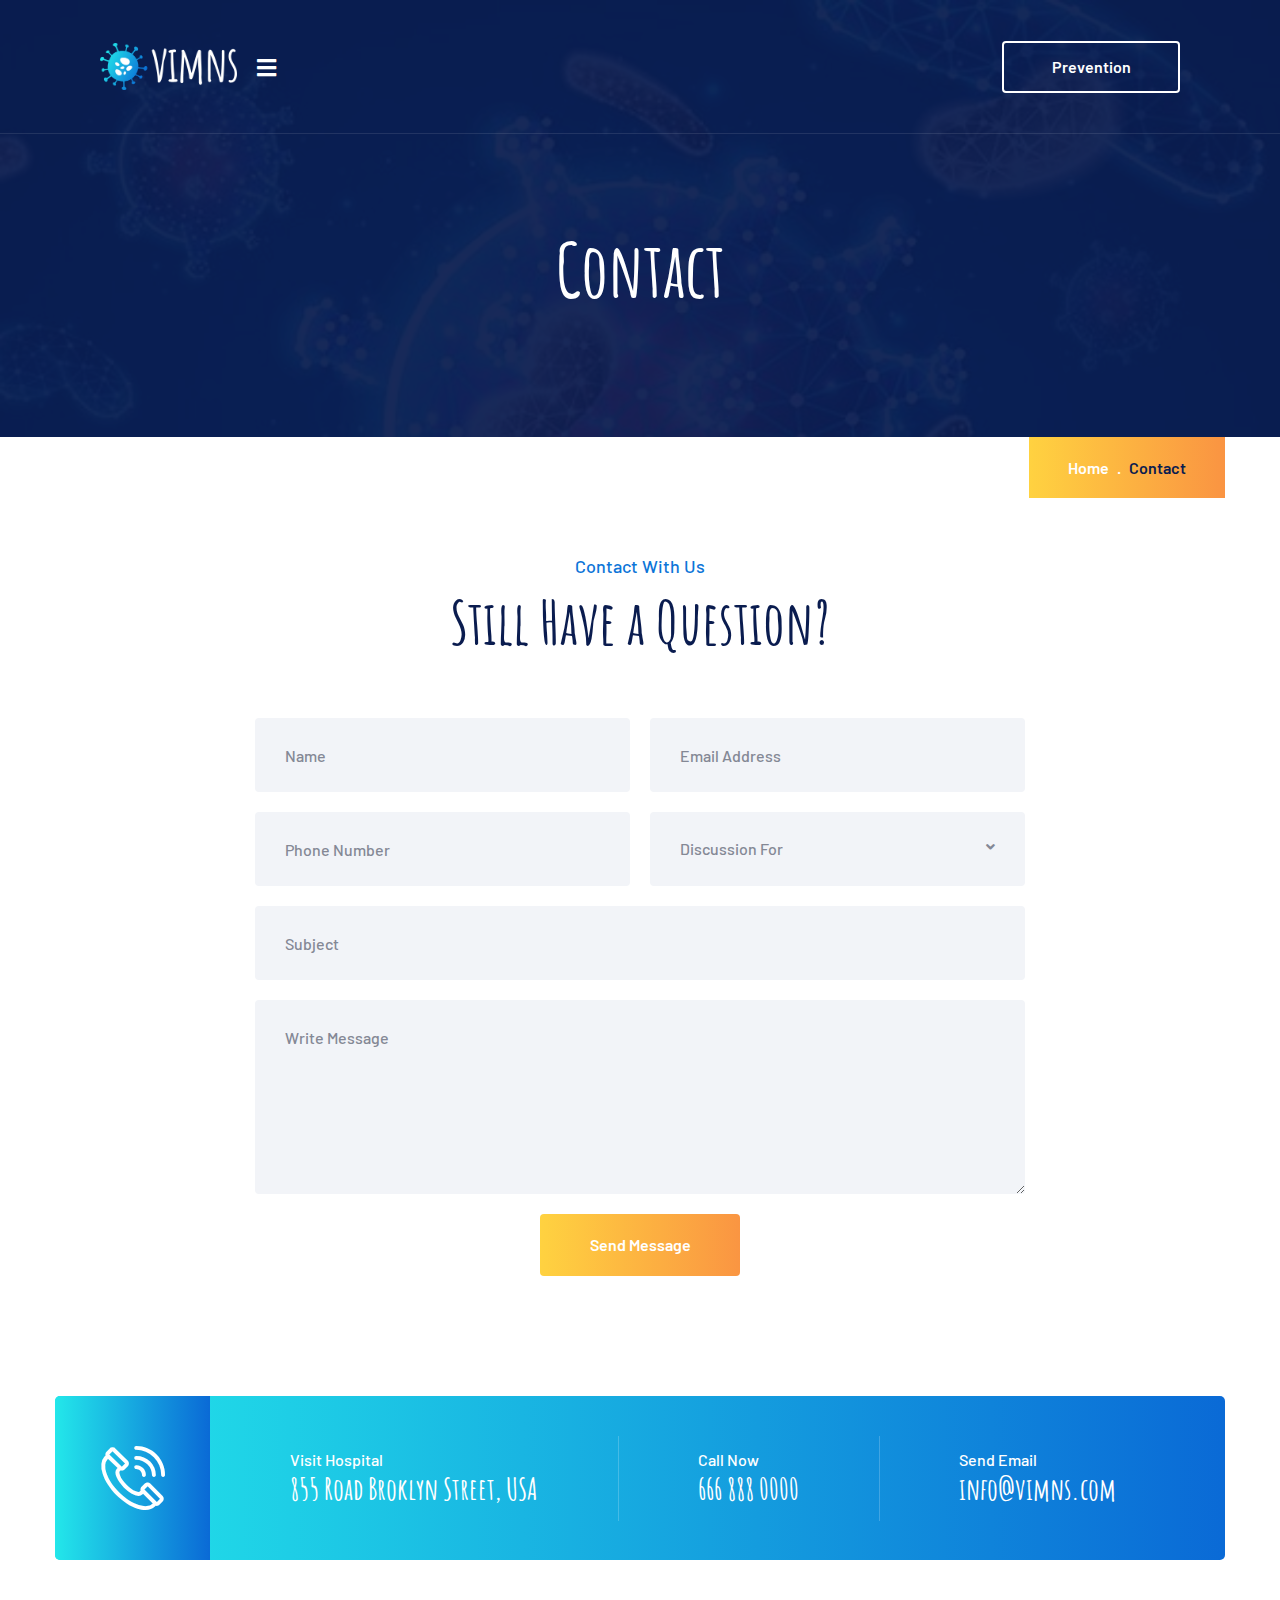
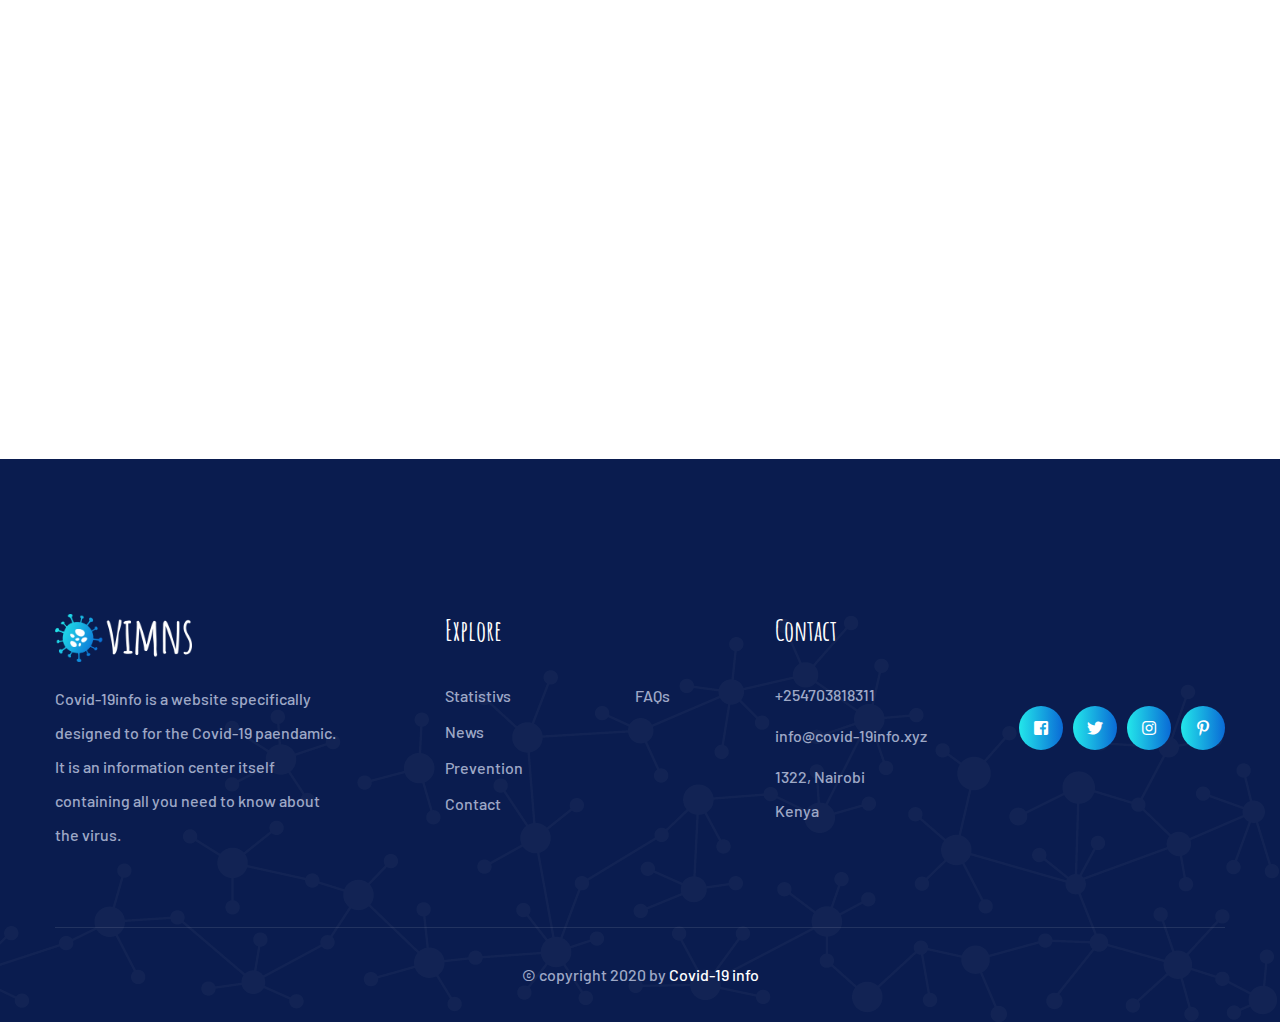
<file: contact.html>
<!DOCTYPE html>
<html lang="en">

<head>
    <meta charset="UTF-8">
    <meta name="viewport" content="width=device-width, initial-scale=1.0">
    <meta http-equiv="X-UA-Compatible" content="ie=edge">
    <title>Contact Page || Covid-19info</title>
    <link rel="apple-touch-icon" sizes="180x180" href="assets/images/favicons/apple-touch-icon.png">
    <link rel="icon" type="image/png" sizes="32x32" href="assets/images/favicons/favicon-32x32.png">
    <link rel="icon" type="image/png" sizes="16x16" href="assets/images/favicons/favicon-16x16.png">
    <link rel="manifest" href="assets/images/favicons/site.webmanifest">

    <!-- plugin scripts -->

    <link href="https://fonts.googleapis.com/css?family=Amatic+SC:400,700%7CBarlow:300,400,500,600,700,800,900%7CPT+Sans:400,700&display=swap" rel="stylesheet">


    <link rel="stylesheet" href="assets/css/animate.min.css">
    <link rel="stylesheet" href="assets/css/bootstrap.min.css">
    <link rel="stylesheet" href="assets/css/owl.carousel.min.css">
    <link rel="stylesheet" href="assets/css/owl.theme.default.min.css">
    <link rel="stylesheet" href="assets/css/magnific-popup.css">
    <link rel="stylesheet" href="assets/css/fontawesome-all.min.css">
    <link rel="stylesheet" href="assets/css/bootstrap-select.min.css">
    <link rel="stylesheet" href="assets/css/jquery.mCustomScrollbar.min.css">
    <link rel="stylesheet" href="assets/css/bootstrap-datepicker.min.css">
    <link rel="stylesheet" href="assets/css/vimns-icons.css">



    <!-- template styles -->
    <link rel="stylesheet" href="assets/css/main.css">
    <link rel="stylesheet" href="assets/css/responsive.css">







</head>

<body>
    <div class="preloader">
        <img src="assets/images/loader.png" class="preloader__image" alt="">
    </div><!-- /.preloader -->
    <div class="page-wrapper">
        <header class="site-header-one">
            <nav class="main-nav__one stricky">
                <div class="container-fluid">
                    <div class="main-nav__logo-box">
                        <a href="index.html">
                            <img width="137" src="assets/images/logo-1-1.png" alt="">
                        </a>
                        <a href="#" class="side-menu__toggler"><i class="fa fa-bars"></i></a>
                    </div><!-- /.main-nav__logo-box -->
                    <div class="main-nav__main-navigation">
                        <ul class=" main-nav__navigation-box">
                            
                            <li>
                                <a href="index.html">Home</a>
                            </li>
                            <li>
                                <a href="statistics.html">Statistics</a>
                            </li>
                            <li>
                                <a href="prevention.html">Preventions</a>
                            </li>
                            <li>
                                <a href="faqs.html">FAQs</a>
                            </li>

                            <li>
                                <a href="news.html">News</a>
                            </li>

                            <li>
                                <a href="contact.html">Contact</a>
                            </li>
                        </ul>
                    </div><!-- /.main-nav__main-navigation -->
                    <div class="main-nav__cta">
                        <div class="main-nav__cta-icon">
                            <i class="vimns-icon-phone"></i>
                        </div><!-- /.main-nav__cta-icon -->
                        <div class="main-nav__cta-content">
                            <h3><a href="tel:666-888-0000">666 888 0000</a></h3>
                            <p>Helpline</p>
                        </div><!-- /.main-nav__cta-content -->
                    </div><!-- /.main-nav__cta -->
                    <div class="main-nav__right">
                        <a href="prevention.html" class="main-nav__btn">Prevention</a><!-- /.main-nav__btn -->
                    </div><!-- /.main-nav__right -->
                </div><!-- /.container-fluid -->
            </nav><!-- /.main-nav__one -->

        </header><!-- /.site-header-one -->


        <section class="page-header">
            <div class="container">
                <h2>Contact</h2>
                <ul class="thm-breadcrumb list-unstyled">
                    <li><a href="#">Home</a></li>
                    <li><span>Contact</span></li>
                </ul><!-- /.thm-breadcrumb -->
            </div><!-- /.container -->
        </section><!-- /.page-header -->

        <section class="contact-one">
            <div class="container">
                <div class="block-title text-center">
                    <p>Contact With Us</p>
                    <h3>Still Have a Question?</h3>
                </div><!-- /.block-title -->
                <form action="inc/sendemail.php" class="contact-form-validated contact-one__form">
                    <div class="row">
                        <div class="col-lg-6">
                            <input type="text" name="name" placeholder="Name">
                        </div><!-- /.col-lg-6 -->
                        <div class="col-lg-6">
                            <input type="text" name="email" placeholder="Email Address">
                        </div><!-- /.col-lg-6 -->
                        <div class="col-lg-6">
                            <input type="text" name="phone" placeholder="Phone Number">
                        </div><!-- /.col-lg-6 -->
                        <div class="col-lg-6">
                            <select class="selectpicker" name="discuss">
                                <option value="">Discussion For</option>
                                <option value="#">For Test Kit</option>
                                <option value="#">For Quarentien</option>
                            </select><!-- /#.selectpicker -->
                        </div><!-- /.col-lg-6 -->
                        <div class="col-lg-12">
                            <input type="text" name="subject" placeholder="Subject">
                        </div><!-- /.col-lg-12 -->
                        <div class="col-lg-12">
                            <textarea name="message" placeholder="Write Message"></textarea>
                        </div><!-- /.col-lg-12 -->
                        <div class="col-lg-12 text-center">
                            <button type="submit" class="thm-btn contact-one__btn">Send Message</button>
                            <!-- /.thm-btn contact-one__btn -->
                        </div><!-- /.col-lg-12 -->
                    </div><!-- /.row -->
                </form><!-- /.contact-one__form -->
                <div class="result"></div><!-- /.result -->
            </div><!-- /.container -->
        </section><!-- /.contact-one -->

        <section class="contact-info-one">
            <div class="container">
                <div class="inner-container">
                    <div class="contact-info-one__icon">
                        <i class="vimns-icon-phone"></i>
                    </div><!-- /.contact-info-one__icon -->
                    <div class="contact-info-one__content">
                        <div class="contact-info-one__box">
                            <div class="contact-info-one__box-inner">

                                <h3>Visit Hospital</h3>
                                <p>855 Road Broklyn Street, USA</p>

                            </div><!-- /.contact-info-one__box-inner -->
                        </div><!-- /.contact-info-one__box -->
                        <div class="contact-info-one__box">
                            <div class="contact-info-one__box-inner">

                                <h3>Call Now</h3>
                                <p><a href="tel:666-888-0000">666 888 0000</a></p>

                            </div><!-- /.contact-info-one__box-inner -->
                        </div><!-- /.contact-info-one__box -->
                        <div class="contact-info-one__box">
                            <div class="contact-info-one__box-inner">

                                <h3>Send Email</h3>
                                <p><a href="mailto:info@vimns.com">info@vimns.com</a></p>

                            </div><!-- /.contact-info-one__box-inner -->
                        </div><!-- /.contact-info-one__box -->
                    </div><!-- /.contact-info-one__content -->
                </div><!-- /.inner-container -->
            </div><!-- /.container -->
        </section><!-- /.contact-info-one -->

        <iframe src="https://www.google.com/maps/embed?pb=!1m18!1m12!1m3!1d4562.753041141002!2d-118.80123790098536!3d34.152323469614075!2m3!1f0!2f0!3f0!3m2!1i1024!2i768!4f13.1!3m3!1m2!1s0x80e82469c2162619%3A0xba03efb7998eef6d!2sCostco+Wholesale!5e0!3m2!1sbn!2sbd!4v1562518641290!5m2!1sbn!2sbd" class="google-map__contact" allowfullscreen></iframe>


        <footer class="site-footer-one site-footer-one__home-one">

            <div class="site-footer-one__upper">
                <div class="container">
                    <div class="row">
                        <div class="col-lg-4">
                            <div class="footer-widget footer-widget__about">
                                <a href="index.html" class="footer-widget__logo">
                                    <img width="137" src="assets/images/logo-1-1.png" alt="">
                                </a>
                                <p>Covid-19info is a website specifically designed to for the Covid-19 paendamic. It is an information center
                                itself containing all you need to know about the virus.</p>
                            </div><!-- /.footer-widget footer-widget__about -->
                        </div><!-- /.col-lg-4 -->
                        <div class="col-lg-3">
                            <div class="footer-widget footer-widget__links">
                                <h3 class="footer-widget__title">Explore</h3><!-- /.footer-widget__title -->
                                <div class="footer-widget__links-wrap">
                                    <ul class="list-unstyled footer-widget__links-list">
                                        <li><a href="statistics.html">Statistivs</a></li>
                                        <li><a href="news.html">News</a></li>
                                        <li><a href="prevention.html">Prevention</a></li>
                                        <li><a href="contact.html">Contact</a></li>
                                    </ul><!-- /.list-unstyled -->
                                    <ul class="list-unstyled footer-widget__links-list">
                                        <li><a href="faqs.html">FAQs</a></li>
                                        <!-- <li><a href="about.html">Privacy Policy</a></li>
                                        <li><a href="about.html">Terms of Use</a></li> -->
                                    </ul><!-- /.list-unstyled -->
                                </div><!-- /.footer-widget__links-wrap -->

                            </div><!-- /.footer-widget footer-widget__about -->
                        </div><!-- /.col-lg-3 -->
                        <div class="col-lg-3">
                            <div class="footer-widget footer-widget__contact">
                                <h3 class="footer-widget__title">Contact</h3><!-- /.footer-widget__title -->
                                <p><a href="tel:+254703818311">+254703818311</a></p>
                                <p><a href="mailto:info@covid19info.xyz">info@covid-19info.xyz</a> </p>
                                <p>1322, Nairobi <br> Kenya</p>
                            </div><!-- /.footer-widget footer-widget__contact -->
                        </div><!-- /.col-lg-3 -->
                        <div class="col-lg-2 d-flex">
                            <div class="footer-widget my-auto">
                                <div class="footer-widget__social">
                                    <a href="#" class="fab fa-facebook-square"></a>
                                    <a href="#" class="fab fa-twitter"></a>
                                    <a href="#" class="fab fa-instagram"></a>
                                    <a href="#" class="fab fa-pinterest-p"></a>
                                </div><!-- /.footer-widget__social -->
                            </div><!-- /.footer-widget -->
                        </div><!-- /.col-lg-2 -->
                    </div><!-- /.row -->
                </div><!-- /.container -->
            </div><!-- /.site-footer-one__upper -->
            <div class="site-footer-one__bottom">
                <div class="container">
                    <p>© copyright 2020 by <a href="#">Covid-19 info</a></p>
                </div><!-- /.container -->
            </div><!-- /.site-footer-one__bottom -->
        </footer><!-- /.site-footer-one -->
    </div><!-- /.page-wrapper -->


    <a href="#" data-target="html" class="scroll-to-target scroll-to-top"><i class="fa fa-angle-up"></i></a>


    <div class="side-menu__block">


        <div class="side-menu__block-overlay custom-cursor__overlay">
            <div class="cursor"></div>
            <div class="cursor-follower"></div>
        </div><!-- /.side-menu__block-overlay -->
        <div class="side-menu__block-inner ">
            <div class="side-menu__top justify-content-end">

                <a href="#" class="side-menu__toggler side-menu__close-btn"><img src="assets/images/shapes/close-1-1.png" alt=""></a>
            </div><!-- /.side-menu__top -->


            <nav class="mobile-nav__container">
                <!-- content is loading via js -->
            </nav>
            <div class="side-menu__sep"></div><!-- /.side-menu__sep -->
            <div class="side-menu__content">
                <p> Covid-19info is a website specifically designed to for the Covid-19 paendamic. It is an information center
                                itself containing all you need to know about the virus.</p>
                <p><a href="mailto: info@covid-19info.xyz">info@covid-19info.xyz</a> <br> <a href="tel:+254703818311">+254703818311</a></p>
                <div class="side-menu__social">
                    <a class="fab fa-facebook-f" href="#"></a>
                    <a class="fab fa-twitter" href="#"></a>
                    <a class="fab fa-instagram" href="#"></a>
                    <a class="fab fa-pinterest-p" href="#"></a>
                </div>
            </div><!-- /.side-menu__content -->
        </div><!-- /.side-menu__block-inner -->
    </div><!-- /.side-menu__block -->



    <script src="assets/js/jquery.min.js"></script>
    <script src="assets/js/bootstrap.bundle.min.js"></script>
    <script src="assets/js/owl.carousel.min.js"></script>
    <script src="assets/js/waypoints.min.js"></script>
    <script src="assets/js/jquery.counterup.min.js"></script>
    <script src="assets/js/TweenMax.min.js"></script>
    <script src="assets/js/wow.js"></script>
    <script src="assets/js/jquery.magnific-popup.min.js"></script>
    <script src="assets/js/jquery.ajaxchimp.min.js"></script>
    <script src="assets/js/jquery.validate.min.js"></script>
    <script src="assets/js/bootstrap-select.min.js"></script>
    <script src="assets/js/jquery.mCustomScrollbar.concat.min.js"></script>
    <script src="assets/js/bootstrap-datepicker.min.js"></script>
    <script src="assets/js/isotope.js"></script>

    <!-- template scripts -->
    <script src="assets/js/theme.js"></script>
    <script src="assets/js/testimonials-owl.carousel.config.js"></script>
</body>

</html>
</file>
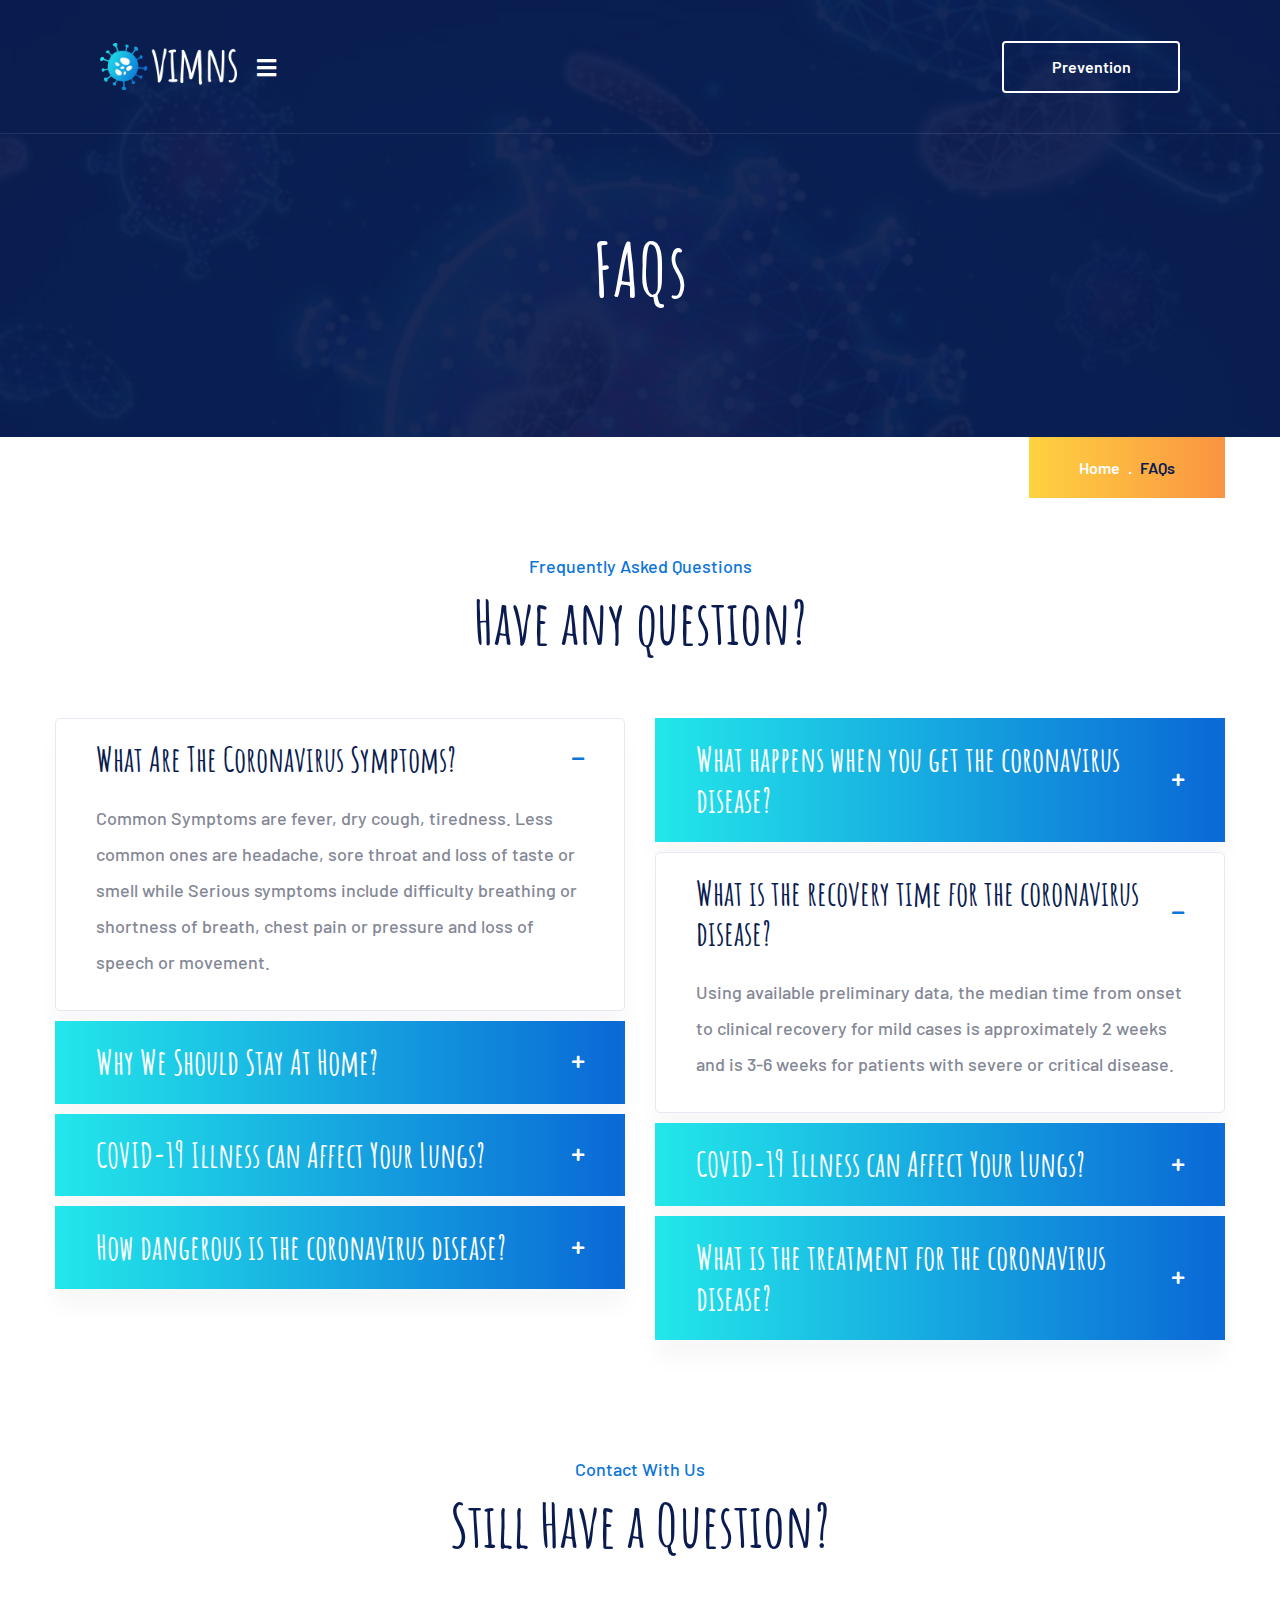
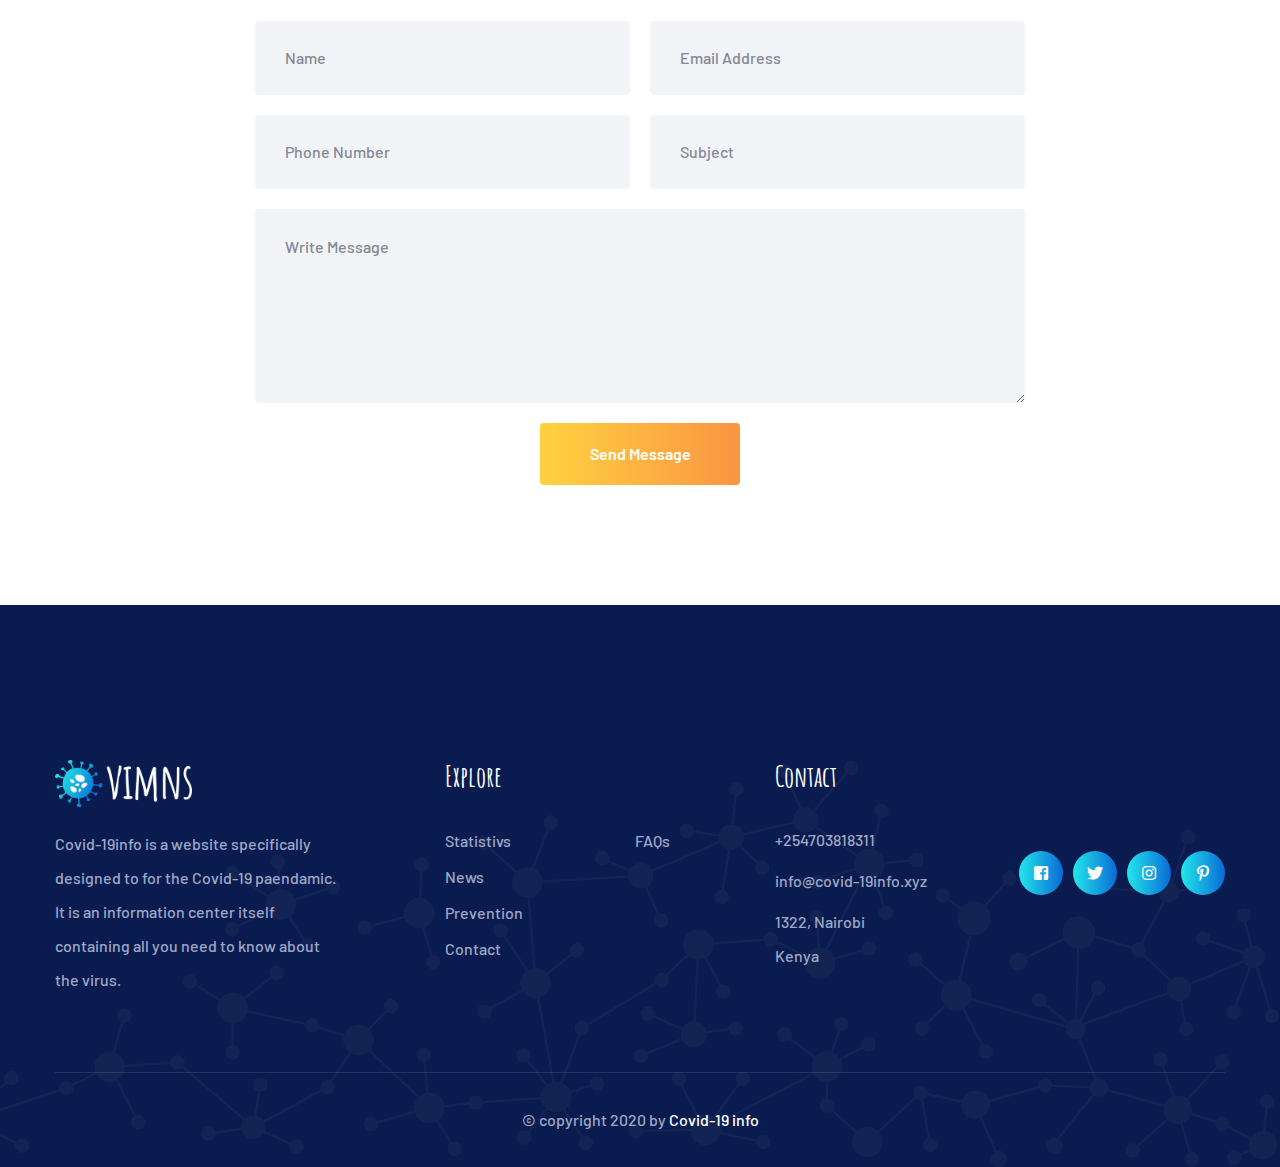
<file: faqs.html>
<!DOCTYPE html>
<html lang="en">

<head>
    <meta charset="UTF-8">
    <meta name="viewport" content="width=device-width, initial-scale=1.0">
    <meta http-equiv="X-UA-Compatible" content="ie=edge">
    <title>FAQ Page || Covid19-info</title>
    <link rel="apple-touch-icon" sizes="180x180" href="assets/images/favicons/apple-touch-icon.png">
    <link rel="icon" type="image/png" sizes="32x32" href="assets/images/favicons/favicon-32x32.png">
    <link rel="icon" type="image/png" sizes="16x16" href="assets/images/favicons/favicon-16x16.png">
    <link rel="manifest" href="assets/images/favicons/site.webmanifest">

    <!-- plugin scripts -->

    <link href="https://fonts.googleapis.com/css?family=Amatic+SC:400,700%7CBarlow:300,400,500,600,700,800,900%7CPT+Sans:400,700&display=swap" rel="stylesheet">


    <link rel="stylesheet" href="assets/css/animate.min.css">
    <link rel="stylesheet" href="assets/css/bootstrap.min.css">
    <link rel="stylesheet" href="assets/css/owl.carousel.min.css">
    <link rel="stylesheet" href="assets/css/owl.theme.default.min.css">
    <link rel="stylesheet" href="assets/css/magnific-popup.css">
    <link rel="stylesheet" href="assets/css/fontawesome-all.min.css">
    <link rel="stylesheet" href="assets/css/bootstrap-select.min.css">
    <link rel="stylesheet" href="assets/css/jquery.mCustomScrollbar.min.css">
    <link rel="stylesheet" href="assets/css/bootstrap-datepicker.min.css">
    <link rel="stylesheet" href="assets/css/vimns-icons.css">



    <!-- template styles -->
    <link rel="stylesheet" href="assets/css/main.css">
    <link rel="stylesheet" href="assets/css/responsive.css">







</head>

<body>
    <div class="preloader">
        <img src="assets/images/loader.png" class="preloader__image" alt="">
    </div><!-- /.preloader -->
    <div class="page-wrapper">
        <header class="site-header-one">
            <nav class="main-nav__one stricky">
                <div class="container-fluid">
                    <div class="main-nav__logo-box">
                        <a href="index.html">
                            <img width="137" src="assets/images/logo-1-1.png" alt="">
                        </a>
                        <a href="#" class="side-menu__toggler"><i class="fa fa-bars"></i></a>
                    </div><!-- /.main-nav__logo-box -->
                    <div class="main-nav__main-navigation">
                        <ul class=" main-nav__navigation-box">
                            
                            <li>
                                <a href="index.html">Home</a>
                            </li>
                            <li>
                                <a href="statistics.html">Statistics</a>
                            </li>
                            <li>
                                <a href="prevention.html">Preventions</a>
                            </li>
                            <li>
                                <a href="faqs.html">FAQs</a>
                            </li>

                            <li>
                                <a href="news.html">News</a>
                            </li>

                            <li>
                                <a href="contact.html">Contact</a>
                            </li>
                        </ul>
                    </div><!-- /.main-nav__main-navigation -->
                    <div class="main-nav__cta">
                        <div class="main-nav__cta-icon">
                            <i class="vimns-icon-phone"></i>
                        </div><!-- /.main-nav__cta-icon -->
                        <div class="main-nav__cta-content">
                            <h3><a href="tel:666-888-0000">666 888 0000</a></h3>
                            <p>Helpline</p>
                        </div><!-- /.main-nav__cta-content -->
                    </div><!-- /.main-nav__cta -->
                    <div class="main-nav__right">
                        <a href="prevention.html" class="main-nav__btn">Prevention</a><!-- /.main-nav__btn -->
                    </div><!-- /.main-nav__right -->
                </div><!-- /.container-fluid -->
            </nav><!-- /.main-nav__one -->

        </header><!-- /.site-header-one -->

        <section class="page-header">
            <div class="container">
                <h2>FAQs</h2>
                <ul class="thm-breadcrumb list-unstyled">
                    <li><a href="#">Home</a></li>
                    <li><span>FAQs</span></li>
                </ul><!-- /.thm-breadcrumb -->
            </div><!-- /.container -->
        </section><!-- /.page-header -->

        <section class="faq-one faq-one__faq-page">
            <div class="container">
                <div class="block-title text-center">
                    <p>Frequently Asked Questions </p>
                    <h3>Have any question?</h3>
                </div><!-- /.block-title -->

                <div class="row">
                    <div class="col-lg-6">
                        <div class="accrodion-grp" data-grp-name="faq-one-accrodion">
                            <div class="accrodion active">
                                <div class="accrodion-title">
                                    <h4>What Are The Coronavirus Symptoms?</h4>
                                </div>
                                <div class="accrodion-content">
                                    <div class="inner">
                                        <p>Common Symptoms are fever, dry cough, tiredness. Less common ones are headache, sore throat and loss of taste or smell while Serious symptoms include difficulty breathing or shortness of breath, chest pain or pressure and loss of speech or movement. </p>
                                    </div><!-- /.inner -->
                                </div>
                            </div>
                            
                            <div class="accrodion ">
                                <div class="accrodion-title">
                                    <h4>Why We Should Stay At Home?</h4>
                                </div>
                                <div class="accrodion-content">
                                    <div class="inner">
                                        <p>The main reason why we should stay at home is to prevent the spread of this illness. Staying at home reduces the number of people we are likely to come in contact with.</p>
                                    </div><!-- /.inner -->
                                </div>
                            </div>

                            <div class="accrodion ">
                                <div class="accrodion-title">
                                    <h4>COVID-19 Illness can Affect Your Lungs?</h4>
                                </div>
                                <div class="accrodion-content">
                                    <div class="inner">
                                        <p>Yes.  it goes past just the lining of the airway and goes to the gas exchange units, which are at the end of the air passages.If they become infected they respond by pouring out inflammatory material into the air sacs that are at the bottom of our lungs. If the air sacs then become inflamed, this causes an “outpouring of inflammatory material [fluid and inflammatory cells] into the lungs and we end up with pneumonia. </p>
                                    </div><!-- /.inner -->
                                </div>
                            </div>
                            <div class="accrodion ">
                                <div class="accrodion-title">
                                    <h4>How dangerous is the coronavirus disease?</h4>
                                </div>
                                <div class="accrodion-content">
                                    <div class="inner">
                                        <p>Although for most people COVID-19 causes only mild illness, it can make some people very ill. More rarely, the disease can be fatal. Older people, and those with pre- existing medical conditions (such as high blood pressure, heart problems or diabetes) appear to be more vulnerable </p>
                                    </div><!-- /.inner -->
                                </div>
                            </div>

                        </div>
                    </div><!-- /.col-lg-6 -->
                    <div class="col-lg-6">
                        <div class="accrodion-grp" data-grp-name="faq-two-accrodion">
                            <div class="accrodion ">
                                <div class="accrodion-title">
                                    <h4>What happens when you get the coronavirus disease?</h4>
                                </div>
                                <div class="accrodion-content">
                                    <div class="inner">
                                        <p>People with COVID-19 generally develop signs and symptoms, including mild respiratory symptoms and fever, on an average of 5-6 days after infection (mean incubation period 5-6 days, range 1-14 days). Most people infected with COVID-19 virus have mild disease and recover.</p>
                                    </div><!-- /.inner -->
                                </div>
                            </div>
                            <div class="accrodion active">
                                <div class="accrodion-title">
                                    <h4>What is the recovery time for the coronavirus disease?</h4>
                                </div>
                                <div class="accrodion-content">
                                    <div class="inner">
                                        <p> Using available preliminary data, the median time from onset to clinical recovery for mild cases is approximately 2 weeks and is 3-6 weeks for patients with severe or critical disease.</p>
                                    </div><!-- /.inner -->
                                </div>
                            </div>
                            <div class="accrodion ">
                                <div class="accrodion-title">
                                    <h4>COVID-19 Illness can Affect Your Lungs?</h4>
                                </div>
                                <div class="accrodion-content">
                                    <div class="inner">
                                        <p>There are many variations of passages of available but majority have alteration in
                                            some by inject humour or random . </p>
                                    </div><!-- /.inner -->
                                </div>
                            </div>
                            <div class="accrodion ">
                                <div class="accrodion-title">
                                    <h4>What is the treatment for the coronavirus disease?</h4>
                                </div>
                                <div class="accrodion-content">
                                    <div class="inner">
                                        <p> There is no specific treatment for disease caused by a novel coronavirus. However, many of the symptoms can be treated and therefore treatment based on the patient's clinical condition.</p>
                                    </div><!-- /.inner -->
                                </div>
                            </div>

                        </div>
                    </div><!-- /.col-lg-6 -->

                </div><!-- /.row -->
            </div><!-- /.container -->
        </section><!-- /.faq-one -->

        <section class="contact-one">
            <div class="container">
                <div class="block-title text-center">
                    <p>Contact With Us</p>
                    <h3>Still Have a Question?</h3>
                </div><!-- /.block-title -->
                <form action="#" class="contact-one__form">
                    <div class="row">
                        <div class="col-lg-6">
                            <input type="text" placeholder="Name">
                        </div><!-- /.col-lg-6 -->
                        <div class="col-lg-6">
                            <input type="text" placeholder="Email Address">
                        </div><!-- /.col-lg-6 -->
                        <div class="col-lg-6">
                            <input type="text" placeholder="Phone Number">
                        </div><!-- /.col-lg-6 -->
                        <div class="col-lg-6">
                            <input type="text" placeholder="Subject">
                        </div><!-- /.col-lg-6 -->
                        <div class="col-lg-12">
                            <textarea placeholder="Write Message"></textarea>
                        </div><!-- /.col-lg-12 -->
                        <div class="col-lg-12 text-center">
                            <button type="submit" class="thm-btn contact-one__btn">Send Message</button>
                            <!-- /.thm-btn contact-one__btn -->
                        </div><!-- /.col-lg-12 -->
                    </div><!-- /.row -->
                </form><!-- /.contact-one__form -->
            </div><!-- /.container -->
        </section><!-- /.contact-one -->



    <footer class="site-footer-one site-footer-one__home-one">

            <div class="site-footer-one__upper">
                <div class="container">
                    <div class="row">
                        <div class="col-lg-4">
                            <div class="footer-widget footer-widget__about">
                                <a href="index.html" class="footer-widget__logo">
                                    <img width="137" src="assets/images/logo-1-1.png" alt="">
                                </a>
                                <p>Covid-19info is a website specifically designed to for the Covid-19 paendamic. It is an information center
                                itself containing all you need to know about the virus.</p>
                            </div><!-- /.footer-widget footer-widget__about -->
                        </div><!-- /.col-lg-4 -->
                        <div class="col-lg-3">
                            <div class="footer-widget footer-widget__links">
                                <h3 class="footer-widget__title">Explore</h3><!-- /.footer-widget__title -->
                                <div class="footer-widget__links-wrap">
                                    <ul class="list-unstyled footer-widget__links-list">
                                        <li><a href="statistics.html">Statistivs</a></li>
                                        <li><a href="news.html">News</a></li>
                                        <li><a href="prevention.html">Prevention</a></li>
                                        <li><a href="contact.html">Contact</a></li>
                                    </ul><!-- /.list-unstyled -->
                                    <ul class="list-unstyled footer-widget__links-list">
                                        <li><a href="faqs.html">FAQs</a></li>
                                        <!-- <li><a href="about.html">Privacy Policy</a></li>
                                        <li><a href="about.html">Terms of Use</a></li> -->
                                    </ul><!-- /.list-unstyled -->
                                </div><!-- /.footer-widget__links-wrap -->

                            </div><!-- /.footer-widget footer-widget__about -->
                        </div><!-- /.col-lg-3 -->
                        <div class="col-lg-3">
                            <div class="footer-widget footer-widget__contact">
                                <h3 class="footer-widget__title">Contact</h3><!-- /.footer-widget__title -->
                                <p><a href="tel:+254703818311">+254703818311</a></p>
                                <p><a href="mailto:info@covid19info.xyz">info@covid-19info.xyz</a> </p>
                                <p>1322, Nairobi <br> Kenya</p>
                            </div><!-- /.footer-widget footer-widget__contact -->
                        </div><!-- /.col-lg-3 -->
                        <div class="col-lg-2 d-flex">
                            <div class="footer-widget my-auto">
                                <div class="footer-widget__social">
                                    <a href="#" class="fab fa-facebook-square"></a>
                                    <a href="#" class="fab fa-twitter"></a>
                                    <a href="#" class="fab fa-instagram"></a>
                                    <a href="#" class="fab fa-pinterest-p"></a>
                                </div><!-- /.footer-widget__social -->
                            </div><!-- /.footer-widget -->
                        </div><!-- /.col-lg-2 -->
                    </div><!-- /.row -->
                </div><!-- /.container -->
            </div><!-- /.site-footer-one__upper -->
            <div class="site-footer-one__bottom">
                <div class="container">
                    <p>© copyright 2020 by <a href="#">Covid-19 info</a></p>
                </div><!-- /.container -->
            </div><!-- /.site-footer-one__bottom -->
        </footer><!-- /.site-footer-one -->
    </div><!-- /.page-wrapper -->


    <a href="#" data-target="html" class="scroll-to-target scroll-to-top"><i class="fa fa-angle-up"></i></a>


    <div class="side-menu__block">


        <div class="side-menu__block-overlay custom-cursor__overlay">
            <div class="cursor"></div>
            <div class="cursor-follower"></div>
        </div><!-- /.side-menu__block-overlay -->
        <div class="side-menu__block-inner ">
            <div class="side-menu__top justify-content-end">

                <a href="#" class="side-menu__toggler side-menu__close-btn"><img src="assets/images/shapes/close-1-1.png" alt=""></a>
            </div><!-- /.side-menu__top -->


            <nav class="mobile-nav__container">
                <!-- content is loading via js -->
            </nav>
            <div class="side-menu__sep"></div><!-- /.side-menu__sep -->
            <div class="side-menu__content">
                <p> Covid-19info is a website specifically designed to for the Covid-19 paendamic. It is an information center
                                itself containing all you need to know about the virus.</p>
                <p><a href="mailto: info@covid-19info.xyz">info@covid-19info.xyz</a> <br> <a href="tel:+254703818311">+254703818311</a></p>
                <div class="side-menu__social">
                    <a class="fab fa-facebook-f" href="#"></a>
                    <a class="fab fa-twitter" href="#"></a>
                    <a class="fab fa-instagram" href="#"></a>
                    <a class="fab fa-pinterest-p" href="#"></a>
                </div>
            </div><!-- /.side-menu__content -->
        </div><!-- /.side-menu__block-inner -->
    </div><!-- /.side-menu__block -->



    <script src="assets/js/jquery.min.js"></script>
    <script src="assets/js/bootstrap.bundle.min.js"></script>
    <script src="assets/js/owl.carousel.min.js"></script>
    <script src="assets/js/waypoints.min.js"></script>
    <script src="assets/js/jquery.counterup.min.js"></script>
    <script src="assets/js/TweenMax.min.js"></script>
    <script src="assets/js/wow.js"></script>
    <script src="assets/js/jquery.magnific-popup.min.js"></script>
    <script src="assets/js/jquery.ajaxchimp.min.js"></script>
    <script src="assets/js/jquery.validate.min.js"></script>
    <script src="assets/js/bootstrap-select.min.js"></script>
    <script src="assets/js/jquery.mCustomScrollbar.concat.min.js"></script>
    <script src="assets/js/bootstrap-datepicker.min.js"></script>
    <script src="assets/js/isotope.js"></script>

    <!-- template scripts -->
    <script src="assets/js/theme.js"></script>
    <script src="assets/js/testimonials-owl.carousel.config.js"></script>
</body>

</html>
</file>
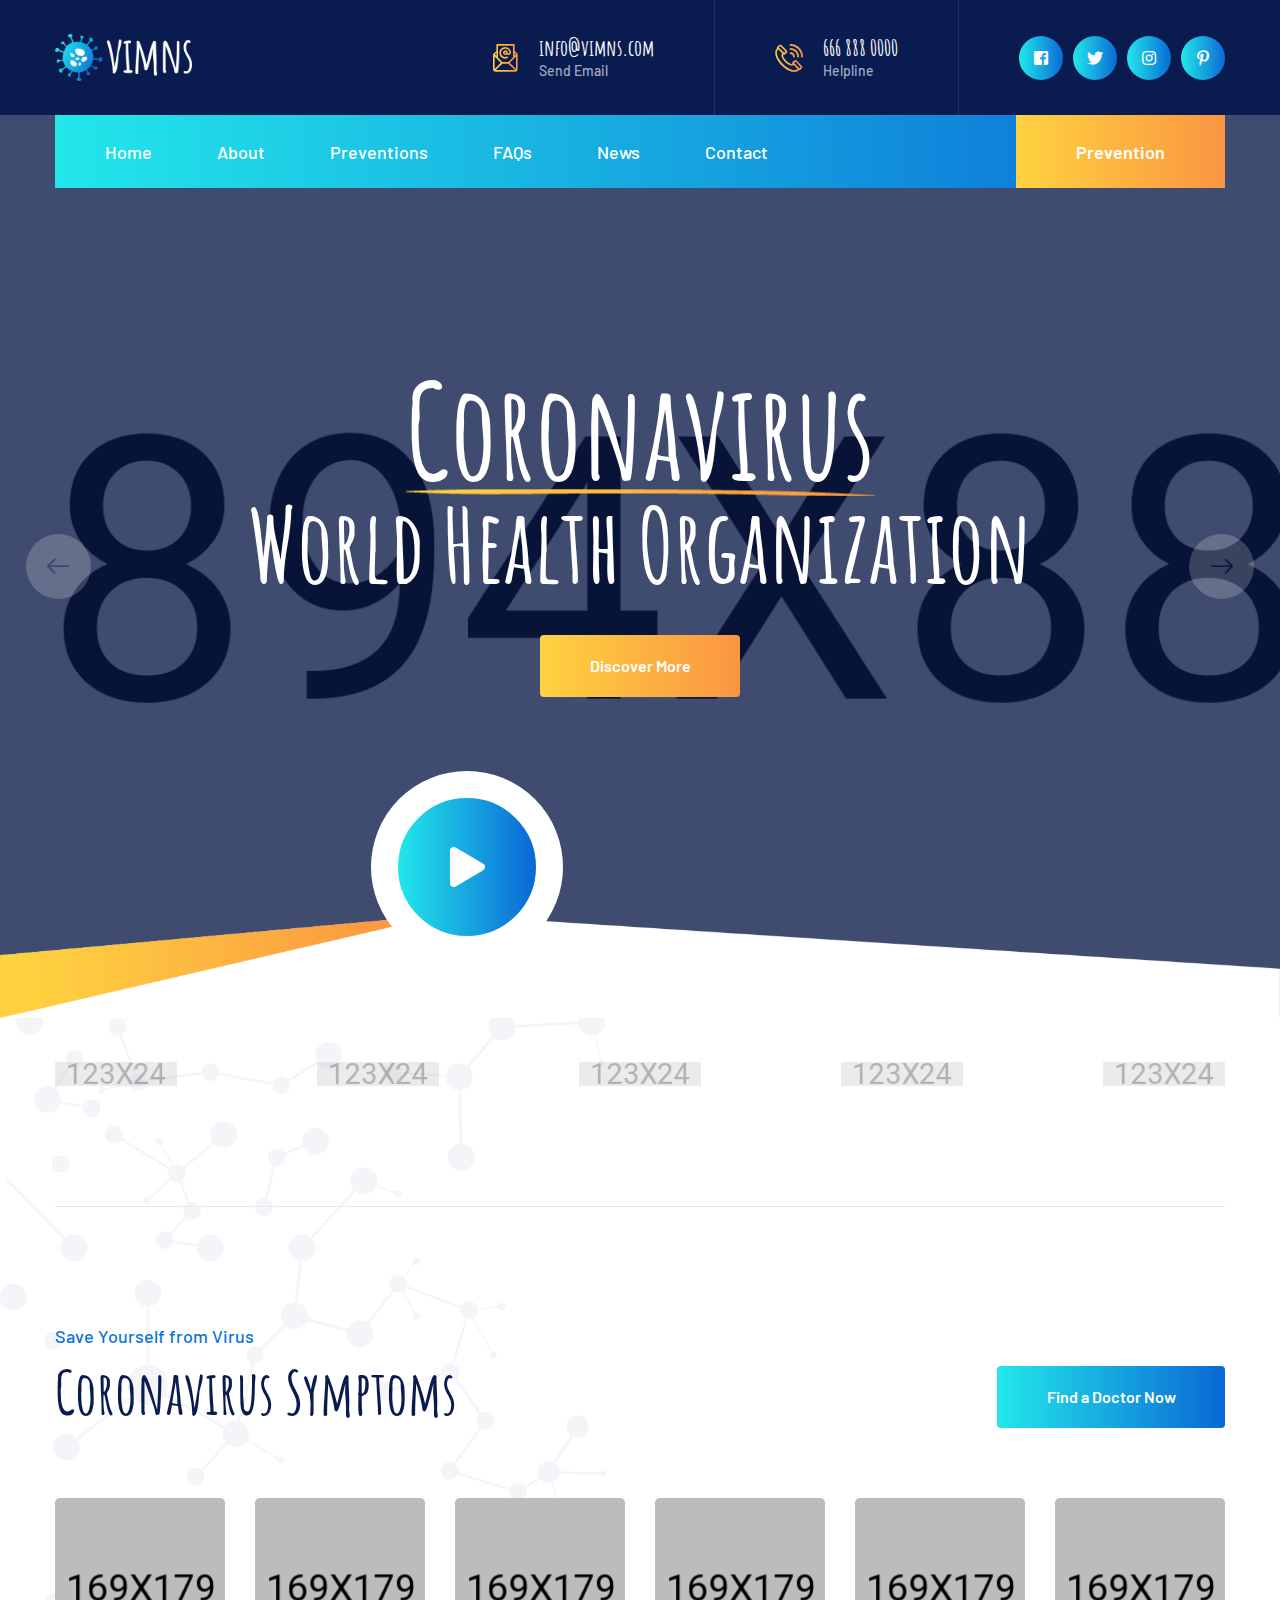
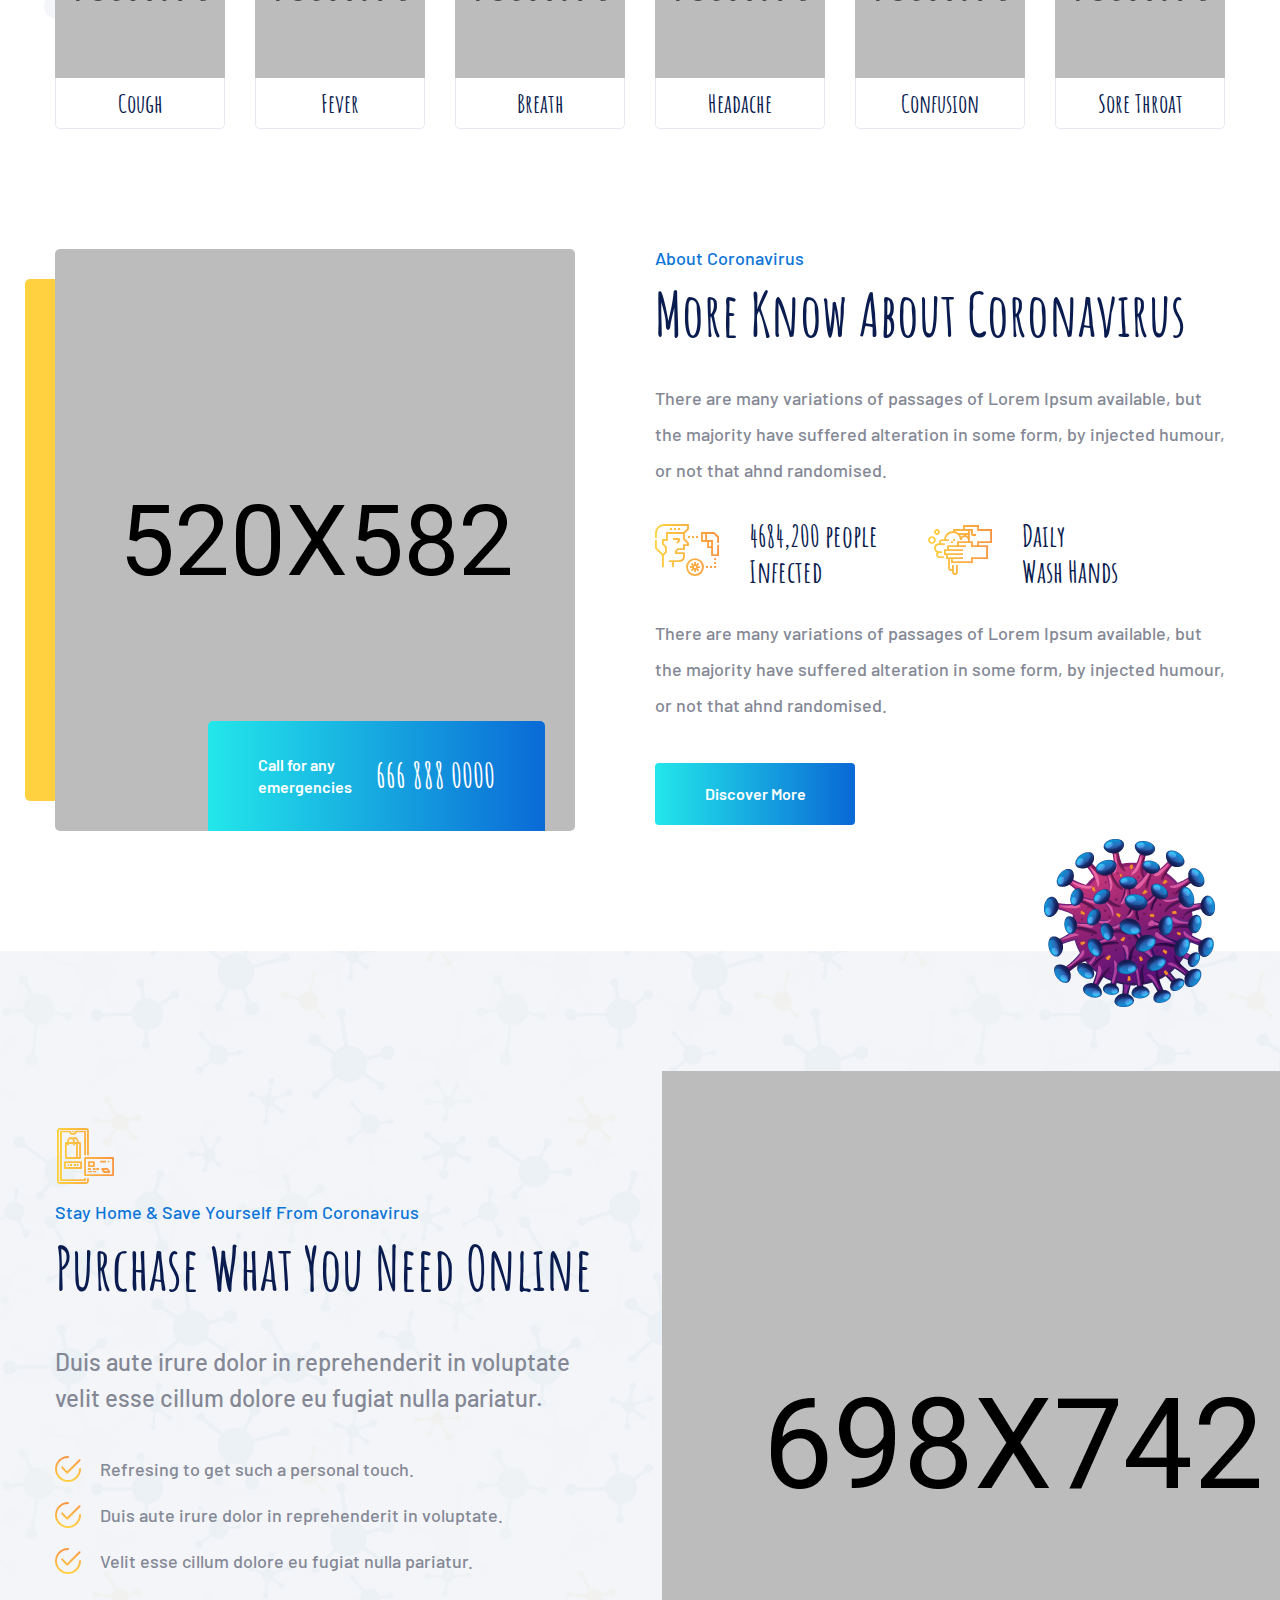
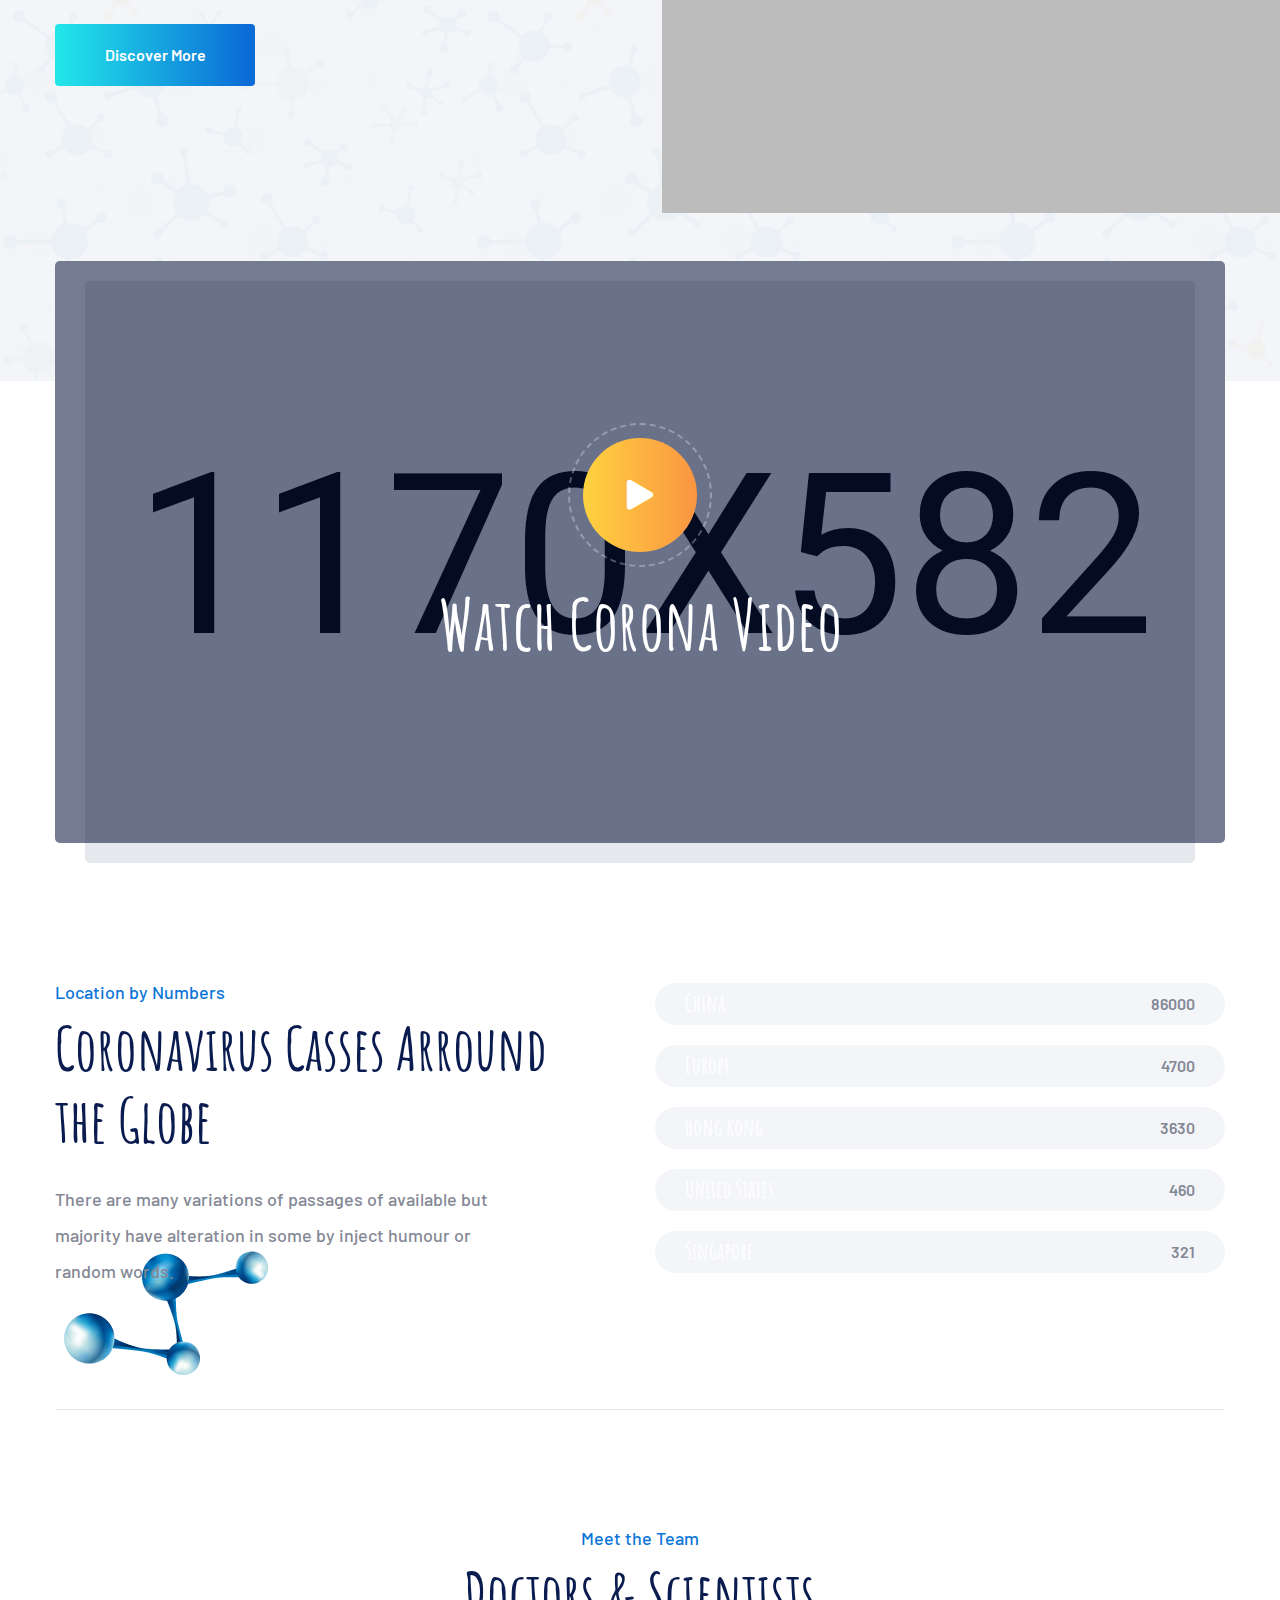
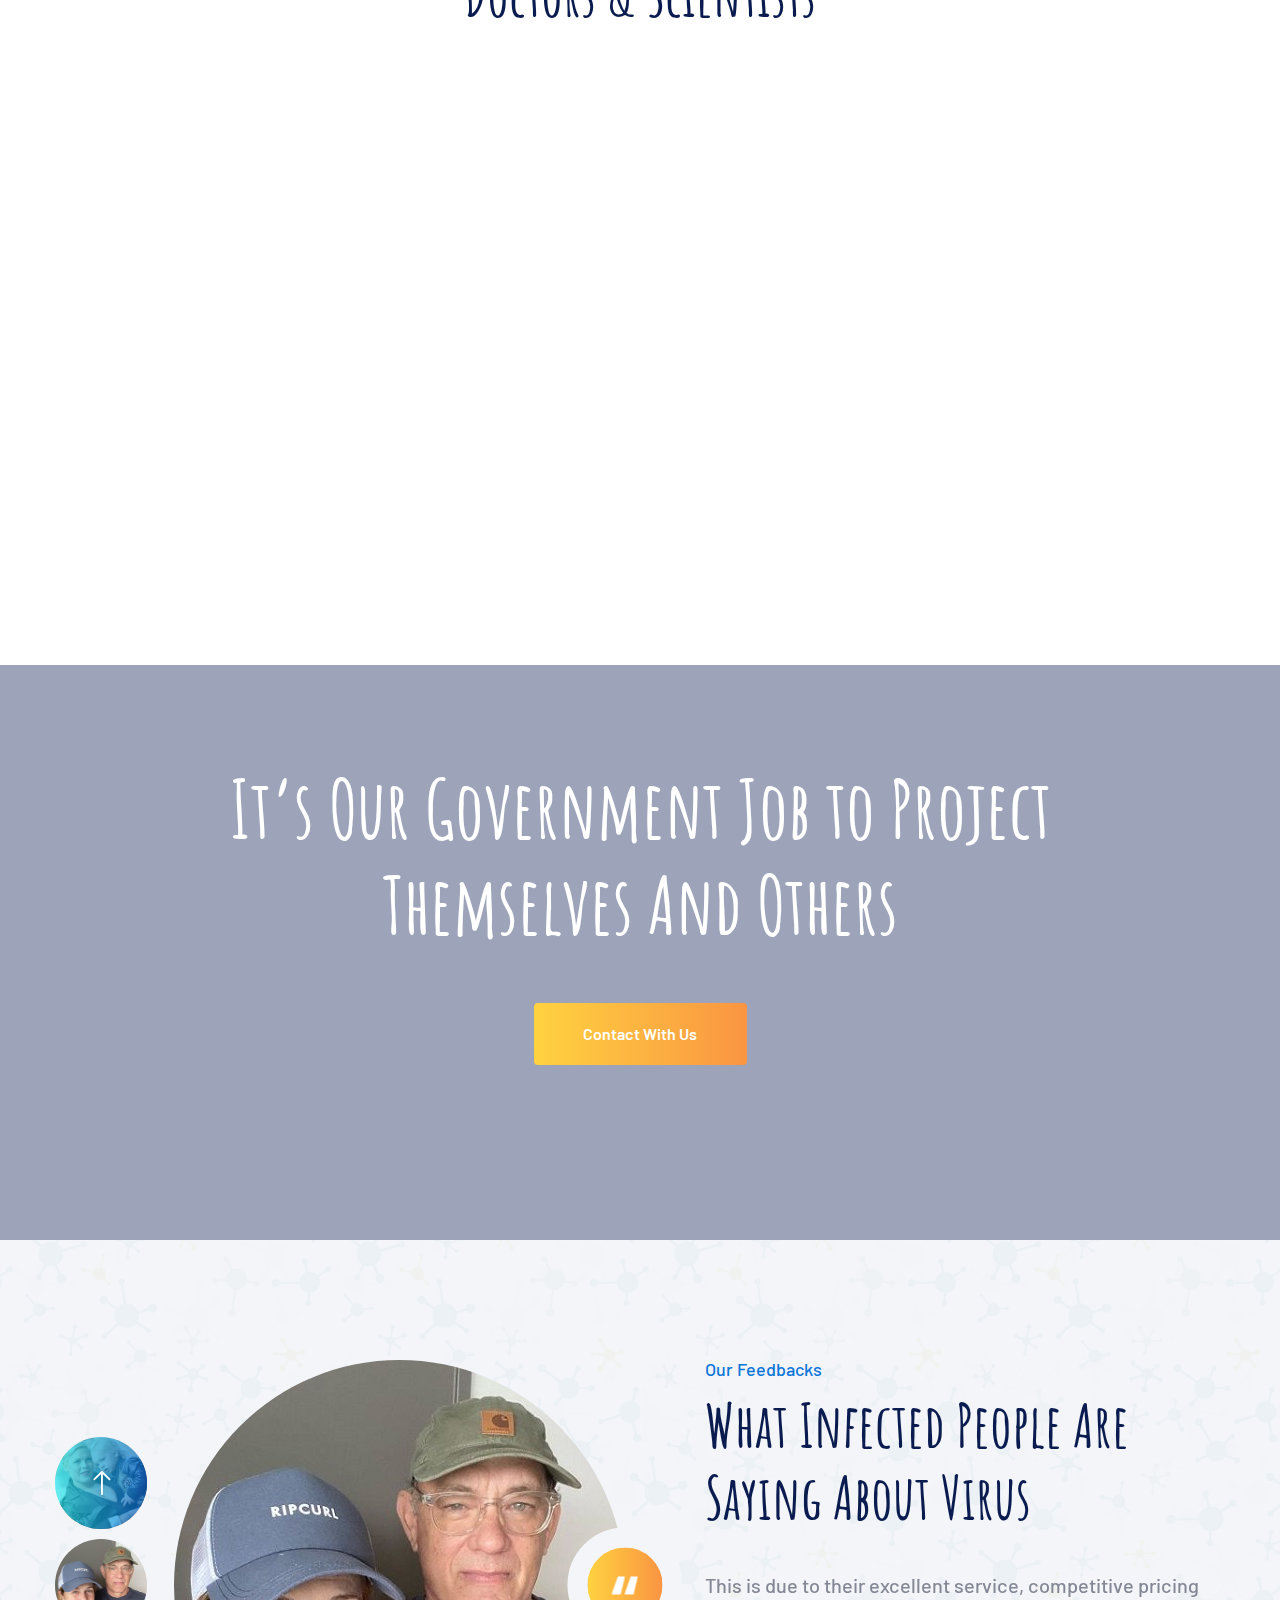
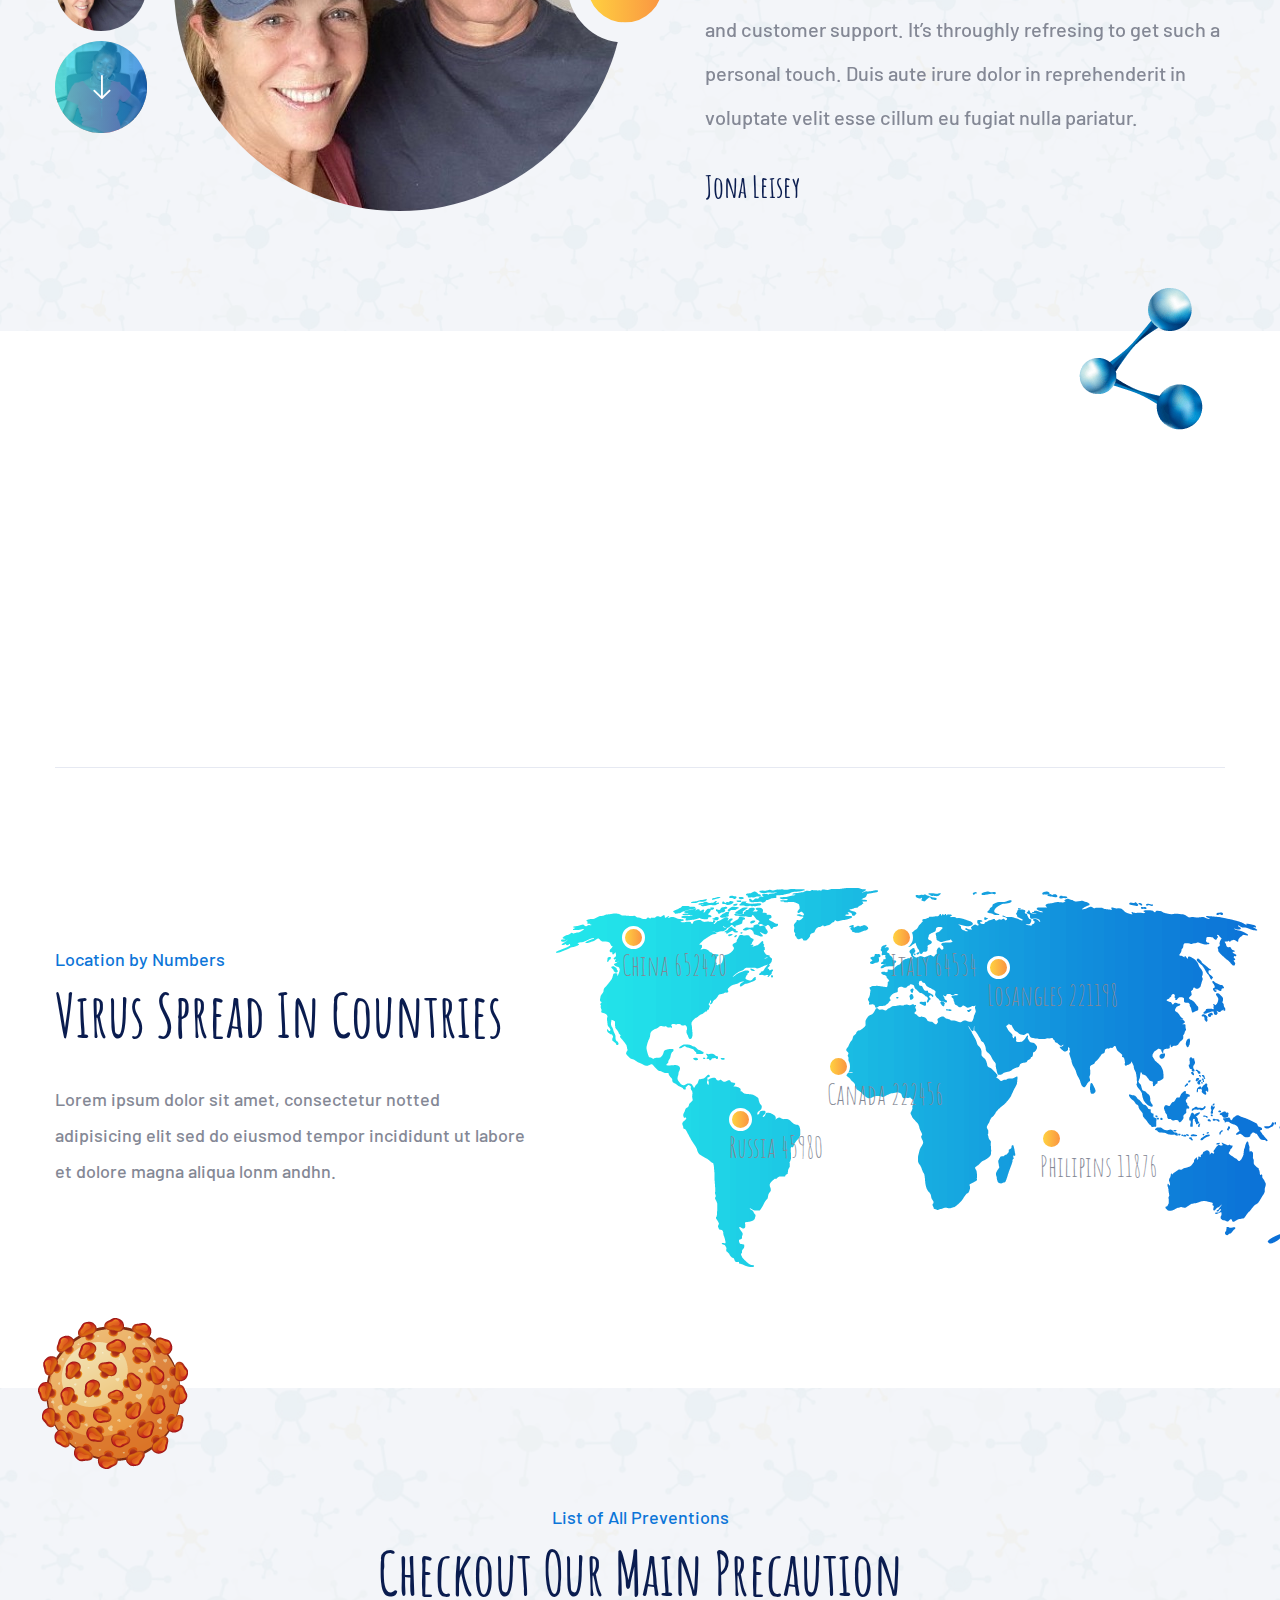
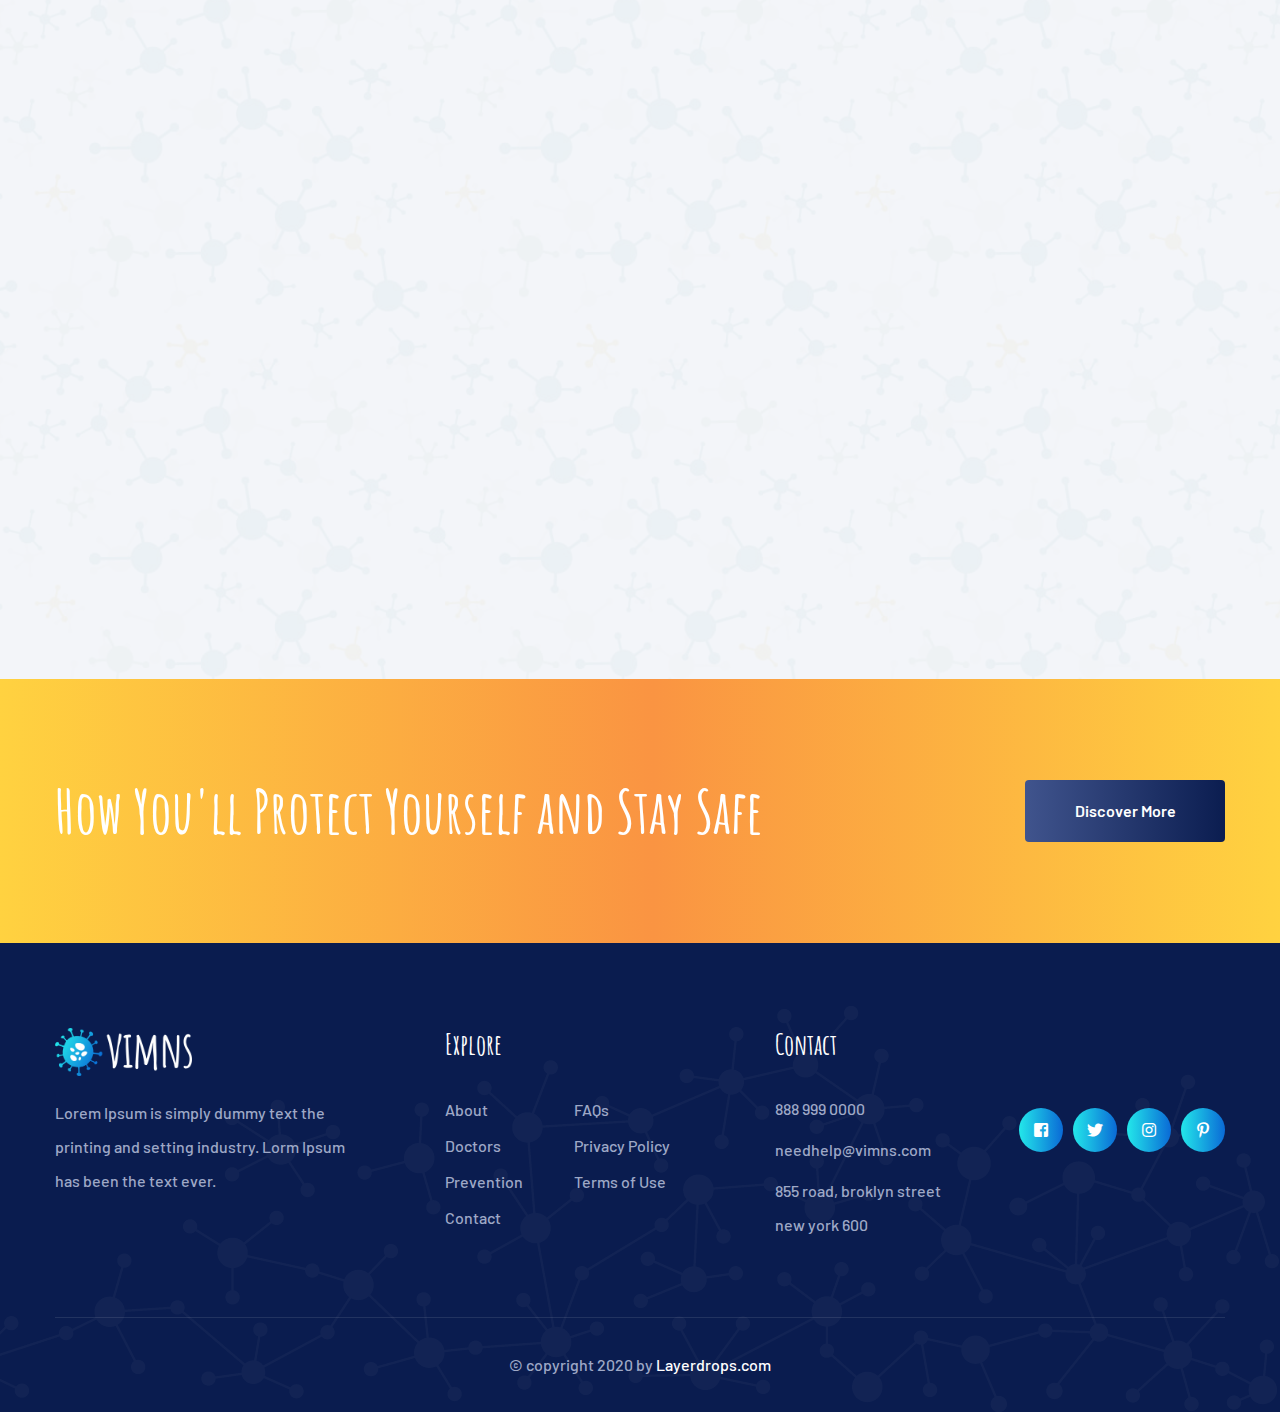
<file: index-2.html>
<!DOCTYPE html>
<html lang="en">

<head>
    <meta charset="UTF-8">
    <meta name="viewport" content="width=device-width, initial-scale=1.0">
    <meta http-equiv="X-UA-Compatible" content="ie=edge">
    <title>Home 02 || Vimns || Coronavirus Medical Prevention HTML Template</title>
    <link rel="apple-touch-icon" sizes="180x180" href="assets/images/favicons/apple-touch-icon.png">
    <link rel="icon" type="image/png" sizes="32x32" href="assets/images/favicons/favicon-32x32.png">
    <link rel="icon" type="image/png" sizes="16x16" href="assets/images/favicons/favicon-16x16.png">
    <link rel="manifest" href="assets/images/favicons/site.webmanifest">

    <!-- plugin scripts -->

    <link href="https://fonts.googleapis.com/css?family=Amatic+SC:400,700%7CBarlow:300,400,500,600,700,800,900%7CPT+Sans:400,700&display=swap" rel="stylesheet">


    <link rel="stylesheet" href="assets/css/animate.min.css">
    <link rel="stylesheet" href="assets/css/bootstrap.min.css">
    <link rel="stylesheet" href="assets/css/owl.carousel.min.css">
    <link rel="stylesheet" href="assets/css/owl.theme.default.min.css">
    <link rel="stylesheet" href="assets/css/magnific-popup.css">
    <link rel="stylesheet" href="assets/css/fontawesome-all.min.css">
    <link rel="stylesheet" href="assets/css/bootstrap-select.min.css">
    <link rel="stylesheet" href="assets/css/jquery.mCustomScrollbar.min.css">
    <link rel="stylesheet" href="assets/css/bootstrap-datepicker.min.css">
    <link rel="stylesheet" href="assets/css/vimns-icons.css">



    <!-- template styles -->
    <link rel="stylesheet" href="assets/css/main.css">
    <link rel="stylesheet" href="assets/css/responsive.css">







</head>

<body>
    <div class="preloader">
        <img src="assets/images/loader.png" class="preloader__image" alt="">
    </div><!-- /.preloader -->
    <div class="page-wrapper">

        <div class="topbar-one">
            <div class="container">
                <div class="topbar-one__left">
                    <a href="index.html">
                        <img width="137" src="assets/images/logo-1-1.png" alt="">
                    </a>
                </div><!-- /.topbar-one__left -->
                <div class="topbar-one__right">
                    <div class="topbar-one__info">
                        <div class="topbar-one__info-icon">
                            <i class="vimns-icon-mail"></i>
                        </div><!-- /.topbar-one__info-icon -->
                        <div class="topbar-one__content">
                            <h3><a href="mailto:info@vimns.com">info@vimns.com</a></h3>
                            <p>Send Email</p>
                        </div><!-- /.topbar-one__content -->
                    </div><!-- /.topbar-one__info -->
                    <div class="topbar-one__info">
                        <div class="topbar-one__info-icon">
                            <i class="vimns-icon-phone"></i>
                        </div><!-- /.topbar-one__info-icon -->
                        <div class="topbar-one__content">
                            <h3><a href="tel:666-888-0000">666 888 0000 </a></h3>
                            <p>Helpline</p>
                        </div><!-- /.topbar-one__content -->
                    </div><!-- /.topbar-one__info -->
                    <div class="topbar-one__social">
                        <a href="#" class="fab fa-facebook-square"></a>
                        <a href="#" class="fab fa-twitter"></a>
                        <a href="#" class="fab fa-instagram"></a>
                        <a href="#" class="fab fa-pinterest-p"></a>
                    </div><!-- /.topbar-one__social -->
                </div><!-- /.topbar-one__right -->
            </div><!-- /.container -->
        </div><!-- /.topbar-one -->
        <header class="site-header-two">
            <nav class="main-nav__two stricky">
                <div class="container">
                    <div class="inner-container">
                        <div class="main-nav__logo-box">
                            <a href="#" class="side-menu__toggler"><i class="fa fa-bars"></i></a>
                        </div><!-- /.main-nav__logo-box -->
                        <div class="main-nav__main-navigation">
                            <ul class=" main-nav__navigation-box">
                                <li class="dropdown">
                                    <a href="index.html">Home</a>
                                    <ul>
                                        <li><a href="index.html">Home 01</a></li>
                                        <li><a href="index-2.html">Home 02</a></li>
                                        <li><a href="index-rtl.html">Home RTL</a></li>
                                        <li class="dropdown"><a href="#">Header Styles</a>
                                            <ul>
                                                <li><a href="index.html">Header 01</a></li>
                                                <li><a href="index-2.html">Header 02</a></li>
                                                <!-- <li><a href="index-5.html">Header 05</a></li> -->
                                            </ul><!-- /.sub-menu -->
                                        </li>
                                        <li class="dropdown"><a href="#">Dark Styles</a>
                                            <ul>
                                                <li><a href="index-d.html">Dark 01</a></li>
                                                <li><a href="index-d-2.html">Dark 02</a></li>
                                            </ul><!-- /.sub-menu -->
                                        </li>
                                    </ul><!-- /.sub-menu -->
                                </li>
                                <li>
                                    <a href="about.html">About</a>
                                </li>
                                <li>
                                    <a href="prevention.html">Preventions</a>
                                </li>
                                <li>
                                    <a href="faqs.html">FAQs</a>
                                </li>

                                <li class="dropdown">
                                    <a href="news.html">News</a>
                                    <ul>
                                        <li><a href="news.html">News Page</a></li>
                                        <li><a href="news-details.html">News Details</a></li>
                                    </ul><!-- /.sub-menu -->
                                </li>
                                <li>
                                    <a href="contact.html">Contact</a>
                                </li>
                            </ul>
                        </div><!-- /.main-nav__main-navigation -->
                        <div class="main-nav__right">
                            <a href="prevention.html" class="thm-btn main-nav__btn">Prevention</a><!-- /.main-nav__btn -->
                        </div><!-- /.main-nav__right -->
                    </div><!-- /.inner-container -->
                </div><!-- /.container -->
            </nav><!-- /.main-nav__two -->

        </header><!-- /.site-header-two -->



        <div class="slider-one__wrapper">
            <div class="slider-one">
                <div class="slider-one__carousel thm__owl-dot-1 owl-carousel owl-theme thm__owl-carousel" data-carousel-prev-btn=".slider-one__nav-right" data-carousel-next-btn=".slider-one__nav-left" data-options='{"loop": true, "items": 1, "margin": 0, "dots": false, "nav": false, "animateOut": &quot;slideOutDown&quot;, "animateIn": &quot;fadeIn&quot;, "active": true, "smartSpeed": 1000, "autoplay": true, "autoplayTimeout": 7000, "autoplayHoverPause": false}'>
                    <div class="item slider-one__slide-1" style="background-image: url(assets/images/main-slider/slider-1-1.jpg);">
                        <div class="container">
                            <div class="slider-one__content text-center">
                                <h3 class="anim-elm"><span>Coronavirus</span> <br> World Health Organization</h3>
                                <a href="courses.html" class="thm-btn anim-elm">Discover More</a><!-- /.thm-btn -->
                            </div><!-- /.slider-one__content text-center -->
                        </div><!-- /.container -->
                    </div><!-- /.item -->
                    <div class="item slider-one__slide-2" style="background-image: url(assets/images/main-slider/slider-1-2.jpg);">
                        <div class="container">
                            <div class="slider-one__content text-center">
                                <h3 class="anim-elm"><span>Coronavirus</span> <br> World Health Organization</h3>
                                <a href="courses.html" class="thm-btn anim-elm">Discover More</a><!-- /.thm-btn -->
                            </div><!-- /.slider-one__content text-center -->
                        </div><!-- /.container -->
                    </div><!-- /.item -->
                    <div class="item slider-one__slide-1" style="background-image: url(assets/images/main-slider/slider-1-3.jpg);">
                        <div class="container">
                            <div class="slider-one__content text-center">
                                <h3 class="anim-elm"><span>Coronavirus</span> <br> World Health Organization</h3>
                                <a href="courses.html" class="thm-btn anim-elm">Discover More</a><!-- /.thm-btn -->
                            </div><!-- /.slider-one__content text-center -->
                        </div><!-- /.container -->
                    </div><!-- /.item -->
                </div><!-- /.slider-one__carousel -->
                <div class="slider-one__nav">
                    <a href="#" class="slider-one__nav-left"><i class="vimns-icon-front"></i></a>
                    <!-- /.slider-one__nav-left -->
                    <a href="#" class="slider-one__nav-right"><i class="vimns-icon-back"></i></a>
                    <!-- /.slider-one__nav-right -->
                </div><!-- /.slider-one__nav -->
            </div><!-- /.slider-one -->
            <a href="https://www.youtube.com/watch?v=Xj1nUFFVK1E" class="slider-one__video-btn video-popup"><i class="fa fa-play"></i></a><!-- /.slider-one__video-btn video-popup -->
        </div><!-- /.slider-one__wrapper -->
        <div class="brand-one brand-one__home-two">
            <img src="assets/images/shapes/virus-txture.png" class="brand-one__moc" alt="">
            <div class="container">
                <div class="brand-one__carousel owl-theme owl-carousel thm__owl-carousel" data-options='{"nav": false, "autoplay": true, "autoplayTimeout": 5000, "smartSpeed": 700, "dots": false, "margin": 140, "responsive": { "0": { "items": 2, "margin": 20 }, "575": { "items": 3, "margin": 20 }, "767": { "items": 3, "margin": 20 }, "991": { "items": 4, "margin": 40 }, "1199": { "items": 5 } }}'>
                    <div class="item">
                        <img src="assets/images/brand/envato-1-1.png" alt="">
                    </div><!-- /.item -->
                    <div class="item">
                        <img src="assets/images/brand/envato-1-1.png" alt="">
                    </div><!-- /.item -->
                    <div class="item">
                        <img src="assets/images/brand/envato-1-1.png" alt="">
                    </div><!-- /.item -->
                    <div class="item">
                        <img src="assets/images/brand/envato-1-1.png" alt="">
                    </div><!-- /.item -->
                    <div class="item">
                        <img src="assets/images/brand/envato-1-1.png" alt="">
                    </div><!-- /.item -->
                    <div class="item">
                        <img src="assets/images/brand/envato-1-1.png" alt="">
                    </div><!-- /.item -->
                    <div class="item">
                        <img src="assets/images/brand/envato-1-1.png" alt="">
                    </div><!-- /.item -->
                    <div class="item">
                        <img src="assets/images/brand/envato-1-1.png" alt="">
                    </div><!-- /.item -->
                    <div class="item">
                        <img src="assets/images/brand/envato-1-1.png" alt="">
                    </div><!-- /.item -->
                    <div class="item">
                        <img src="assets/images/brand/envato-1-1.png" alt="">
                    </div><!-- /.item -->
                </div><!-- /.brand-one__carousel owl-theme owl-carousel thm__owl-carousel -->
            </div><!-- /.container -->
        </div><!-- /.brand-one -->

        <section class="symptomps-one">
            <div class="container">
                <div class="symptomps-one__top">
                    <div class="block-title text-left">
                        <p>Save Yourself from Virus </p>
                        <h3>Coronavirus Symptoms</h3>
                    </div><!-- /.block-title -->
                    <div class="symptomps-one__btn-block">
                        <a href="#" class="thm-btn symptomps-one__btn">Find a Doctor Now</a>
                        <!-- /.thm-btn symptomps-one__btn -->
                    </div><!-- /.symptomps-one__btn-block -->
                </div><!-- /.symptomps-one__top -->
                <div class="row">

                    <div class="col-xl-2 col-lg-4 col-md-6">
                        <div class="symptomps-one__single">
                            <div class="symptomps-one__image">
                                <img src="assets/images/shapes/symp-1-1.png" alt="">
                            </div><!-- /.symptomps-one__image -->
                            <h3>Cough</h3>
                        </div><!-- /.symptomps-one__single -->
                    </div><!-- /.col-xl-2 col-lg-4 col-md-6 -->

                    <div class="col-xl-2 col-lg-4 col-md-6">
                        <div class="symptomps-one__single">
                            <div class="symptomps-one__image">
                                <img src="assets/images/shapes/symp-1-2.png" alt="">
                            </div><!-- /.symptomps-one__image -->
                            <h3>Fever</h3>
                        </div><!-- /.symptomps-one__single -->
                    </div><!-- /.col-xl-2 col-lg-4 col-md-6 -->

                    <div class="col-xl-2 col-lg-4 col-md-6">
                        <div class="symptomps-one__single">
                            <div class="symptomps-one__image">
                                <img src="assets/images/shapes/symp-1-3.png" alt="">
                            </div><!-- /.symptomps-one__image -->
                            <h3>Breath</h3>
                        </div><!-- /.symptomps-one__single -->
                    </div><!-- /.col-xl-2 col-lg-4 col-md-6 -->

                    <div class="col-xl-2 col-lg-4 col-md-6">
                        <div class="symptomps-one__single">
                            <div class="symptomps-one__image">
                                <img src="assets/images/shapes/symp-1-4.png" alt="">
                            </div><!-- /.symptomps-one__image -->
                            <h3>Headache</h3>
                        </div><!-- /.symptomps-one__single -->
                    </div><!-- /.col-xl-2 col-lg-4 col-md-6 -->

                    <div class="col-xl-2 col-lg-4 col-md-6">
                        <div class="symptomps-one__single">
                            <div class="symptomps-one__image">
                                <img src="assets/images/shapes/symp-1-5.png" alt="">
                            </div><!-- /.symptomps-one__image -->
                            <h3>Confusion</h3>
                        </div><!-- /.symptomps-one__single -->
                    </div><!-- /.col-xl-2 col-lg-4 col-md-6 -->
                    <div class="col-xl-2 col-lg-4 col-md-6">
                        <div class="symptomps-one__single">
                            <div class="symptomps-one__image">
                                <img src="assets/images/shapes/symp-1-6.png" alt="">
                            </div><!-- /.symptomps-one__image -->
                            <h3>Sore Throat</h3>
                        </div><!-- /.symptomps-one__single -->
                    </div><!-- /.col-xl-2 col-lg-4 col-md-6 -->
                </div><!-- /.row -->
            </div><!-- /.container -->
        </section><!-- /.symptomps-one -->

        <section class="about-four">
            <img src="assets/images/shapes/virus-shape-1-2.png" class="about-four__shape" alt="">
            <div class="container">
                <div class="row">
                    <div class="col-lg-6">
                        <div class="about-four__image">
                            <img src="assets/images/resources/about-3-1.png" alt="">
                            <div class="about-four__image-content">
                                <p>Call for any <br> emergencies</p>
                                <h3><a href="tel:666-888-0000">666 888 0000</a></h3>
                            </div><!-- /.about-four__image-content -->
                        </div><!-- /.about-four__image -->
                    </div><!-- /.col-lg-6 -->
                    <div class="col-lg-6">
                        <div class="about-four__content">
                            <div class="block-title text-left">
                                <p>About Coronavirus</p>
                                <h3>More Know About Coronavirus</h3>
                            </div><!-- /.block-title -->
                            <p>There are many variations of passages of Lorem Ipsum available, but the majority have suffered
                                alteration in some form, by injected humour, or not that ahnd randomised.</p>
                            <div class="about-two__icon-wrap">
                                <div class="about-two__icon-single">
                                    <div class="about-two__icon">
                                        <i class="vimns-icon-infected"></i>
                                    </div><!-- /.about-two__icon -->
                                    <div class="about-two__icon-text">
                                        <h3>4684,200 people <br> Infected</h3>
                                    </div><!-- /.about-two__icon-text -->
                                </div><!-- /.about-two__icon-single -->
                                <div class="about-two__icon-single">
                                    <div class="about-two__icon">
                                        <i class="vimns-icon-washing-hands"></i>
                                    </div><!-- /.about-two__icon -->
                                    <div class="about-two__icon-text">
                                        <h3>Daily <br> Wash Hands</h3>
                                    </div><!-- /.about-two__icon-text -->
                                </div><!-- /.about-two__icon-single -->
                            </div><!-- /.about-two__icon-wrap -->
                            <p>There are many variations of passages of Lorem Ipsum available, but the majority have suffered
                                alteration in some form, by injected humour, or not that ahnd randomised.</p>
                            <a href="#" class="thm-btn about-four__btn">Discover More</a><!-- /.thm-btn about-four__btn -->
                        </div><!-- /.about-four__content -->
                    </div><!-- /.col-lg-6 -->
                </div><!-- /.row -->
            </div><!-- /.container -->
        </section><!-- /.about-four -->

        <section class="about-five">
            <div class="container">
                <img src="assets/images/resources/about-moc-1-1.png" class="about-five__moc" alt="">
                <div class="row">
                    <div class="col-lg-6">
                        <div class="about-five__content">
                            <i class="about-five__icon vimns-icon-shopping-online"></i><!-- /.about-five__icon -->
                            <div class="block-title text-left">
                                <p>Stay Home & Save Yourself From Coronavirus </p>
                                <h3>Purchase What You Need Online</h3>
                            </div><!-- /.block-title -->
                            <p>Duis aute irure dolor in reprehenderit in voluptate <br> velit esse cillum dolore eu fugiat nulla
                                pariatur.</p>

                            <ul class="list-unstyled about-one__list">
                                <li><i class="vimns-icon-tick"></i> Refresing to get such a personal touch. </li>
                                <li><i class="vimns-icon-tick"></i> Duis aute irure dolor in reprehenderit in voluptate.</li>
                                <li><i class="vimns-icon-tick"></i> Velit esse cillum dolore eu fugiat nulla pariatur.
                                </li>
                            </ul><!-- /.list-unstyled about-one__list -->
                            <a href="#" class="thm-btn about-five__btn">Discover More</a><!-- /.thm-btn about-five__btn -->
                        </div><!-- /.about-five__content -->
                    </div><!-- /.col-lg-6 -->
                </div><!-- /.row -->
            </div><!-- /.container -->
        </section><!-- /.about-five -->
        <section class="video-one">
            <div class="container">
                <div class="video-one__box">
                    <img src="assets/images/resources/video-2-1.jpg" alt="">
                    <div class="video-one__content">
                        <div class="video-one__content-inner">
                            <a href="https://www.youtube.com/watch?v=Xj1nUFFVK1E" class="video-one__video-btn video-popup"><i class="fa fa-play"></i></a> <!-- /.video-one__video-btn video-popup -->
                            <h3>Watch Corona Video</h3>

                        </div><!-- /.video-one__content-inner -->
                    </div><!-- /.video-one__content -->
                </div><!-- /.video-one__box -->
            </div><!-- /.container -->
        </section><!-- /.video-one -->

        <section class="progress-one">
            <img src="assets/images/shapes/virus-shape-1-1.png" class="progress-one__virus" alt="">
            <div class="container">
                <div class="row">
                    <div class="col-lg-6">
                        <div class="progress-one__block">
                            <div class="block-title">
                                <p>Location by Numbers</p>
                                <h3>Coronavirus Casses Arround <br> the Globe</h3>
                            </div><!-- /.block-title -->
                            <p>There are many variations of passages of available but <br> majority have alteration in some by
                                inject humour or <br> random words. </p>
                        </div><!-- /.progress-one__block -->
                    </div><!-- /.col-lg-6 -->
                    <div class="col-lg-6">
                        <div class="progress-one__box-wrap">
                            <div class="progress-one__box">
                                <h3>China</h3>
                                <p class="counter">86000</p>
                                <span style="width: 80%;" class="wow slideInLeft" data-wow-animation-duration="3000ms"></span>
                            </div><!-- /.progress-one__box -->
                            <div class="progress-one__box">
                                <h3>Europe</h3>
                                <p class="counter">4700</p>
                                <span class="wow slideInLeft" data-wow-duration="3000ms" style="width: 70%;"></span>
                            </div><!-- /.progress-one__box -->
                            <div class="progress-one__box">
                                <h3>Hong kong</h3>
                                <p class="counter">3630</p>
                                <span class="wow slideInLeft" data-wow-duration="3000ms" style="width: 40%;"></span>
                            </div><!-- /.progress-one__box -->
                            <div class="progress-one__box">
                                <h3>UNited States</h3>
                                <p class="counter">460</p>
                                <span class="wow slideInLeft" data-wow-duration="3000ms" style="width: 30%;"></span>
                            </div><!-- /.progress-one__box -->
                            <div class="progress-one__box">
                                <h3>Singapore</h3>
                                <p class="counter">321</p>
                                <span class="wow slideInLeft" data-wow-duration="3000ms" style="width: 23%;"></span>
                            </div><!-- /.progress-one__box -->
                        </div><!-- /.progress-one__box-wrap -->
                    </div><!-- /.col-lg-6 -->
                </div><!-- /.row -->
            </div><!-- /.container -->
        </section><!-- /.progress-one -->

        <section class="team-one">
            <div class="container">
                <div class="team-one__sep"></div><!-- /.team-one__sep -->
                <div class="block-title text-center">
                    <p>Meet the Team</p>
                    <h3>Doctors & Scientists</h3>
                </div><!-- /.block-title -->
                <div class="row">
                    <div class="col-lg-3 col-md-6">
                        <div class="team-one__single wow fadeInUp" data-wow-animation-duration="1500ms" data-wow-animation-delay="000ms">
                            <div class="team-one__image">
                                <img src="assets/images/team/team-1-1.jpg" alt="">
                            </div><!-- /.team-one__image -->
                            <h3>Gordon Cain</h3>
                            <p>Doctor</p>
                            <div class="team-one__social">
                                <a href="#" class="fab fa-facebook-square"></a>
                                <a href="#" class="fab fa-twitter"></a>
                                <a href="#" class="fab fa-linkedin"></a>
                            </div><!-- /.team-one__social -->
                        </div><!-- /.team-one__single -->
                    </div><!-- /.col-lg-3 col-md-6 -->
                    <div class="col-lg-3 col-md-6">
                        <div class="team-one__single wow fadeInUp" data-wow-animation-duration="1500ms" data-wow-animation-delay="100ms">
                            <div class="team-one__image">
                                <img src="assets/images/team/team-1-2.jpg" alt="">
                            </div><!-- /.team-one__image -->
                            <h3>Tony Brooks</h3>
                            <p>Scientists</p>
                            <div class="team-one__social">
                                <a href="#" class="fab fa-facebook-square"></a>
                                <a href="#" class="fab fa-twitter"></a>
                                <a href="#" class="fab fa-linkedin"></a>
                            </div><!-- /.team-one__social -->
                        </div><!-- /.team-one__single -->
                    </div><!-- /.col-lg-3 col-md-6 -->
                    <div class="col-lg-3 col-md-6">
                        <div class="team-one__single wow fadeInUp" data-wow-animation-duration="1500ms" data-wow-animation-delay="200ms">
                            <div class="team-one__image">
                                <img src="assets/images/team/team-1-3.jpg" alt="">
                            </div><!-- /.team-one__image -->
                            <h3>Harry Gardner</h3>
                            <p>Doctor</p>
                            <div class="team-one__social">
                                <a href="#" class="fab fa-facebook-square"></a>
                                <a href="#" class="fab fa-twitter"></a>
                                <a href="#" class="fab fa-linkedin"></a>
                            </div><!-- /.team-one__social -->
                        </div><!-- /.team-one__single -->
                    </div><!-- /.col-lg-3 col-md-6 -->
                    <div class="col-lg-3 col-md-6">
                        <div class="team-one__single wow fadeInUp" data-wow-animation-duration="1500ms" data-wow-animation-delay="300ms">
                            <div class="team-one__image">
                                <img src="assets/images/team/team-1-4.jpg" alt="">
                            </div><!-- /.team-one__image -->
                            <h3>Eddie Cohen</h3>
                            <p>Scientists</p>
                            <div class="team-one__social">
                                <a href="#" class="fab fa-facebook-square"></a>
                                <a href="#" class="fab fa-twitter"></a>
                                <a href="#" class="fab fa-linkedin"></a>
                            </div><!-- /.team-one__social -->
                        </div><!-- /.team-one__single -->
                    </div><!-- /.col-lg-3 col-md-6 -->
                </div><!-- /.row -->
            </div><!-- /.container -->
        </section><!-- /.team-one -->

        <section class="cta-two cta-two__home-two" style="background-image: url(assets/images/background/cta-bg-1-1.jpg);">
            <div class="container">
                <h3>It’s Our Government Job to Project <br>
                    Themselves And Others</h3>
                <a href="contact.html" class="thm-btn cta-two__btn">Contact With Us</a><!-- /.thm-btn cta-two__btn -->
            </div><!-- /.container -->
        </section><!-- /.cta-two -->


        <section class="testimonials-one" id="testimonials">
            <div class="container">
                <div class="row">
                    <div class="col-lg-6">
                        <div class="testimonials-one__image-block">
                            <div class="owl-carousel owl-theme" id="sync2">
                                <div class="item clearfix">
                                    <div class="testimonials-one__image">
                                        <img src="assets/images/testimonials/testimonials-1-1.jpg" class="testimonials-one__thumb" alt="Awesome Image" />
                                        <div class="testimonials-one__qoute">
                                            <img src="assets/images/testimonials/testimonials-qoute-1-1.png" alt="Awesome Image" />
                                        </div><!-- /.testimonials-one__qoute -->
                                    </div><!-- /.testimonials-one__image -->
                                </div><!-- /.item -->
                                <div class="item clearfix">
                                    <div class="testimonials-one__image">
                                        <img src="assets/images/testimonials/testimonials-1-2.jpg" class="testimonials-one__thumb" alt="Awesome Image" />
                                        <div class="testimonials-one__qoute">
                                            <img src="assets/images/testimonials/testimonials-qoute-1-1.png" alt="Awesome Image" />
                                        </div><!-- /.testimonials-one__qoute -->
                                    </div><!-- /.testimonials-one__image -->
                                </div><!-- /.item -->
                                <div class="item clearfix">
                                    <div class="testimonials-one__image">
                                        <img src="assets/images/testimonials/testimonials-1-3.jpg" class="testimonials-one__thumb" alt="Awesome Image" />
                                        <div class="testimonials-one__qoute">
                                            <img src="assets/images/testimonials/testimonials-qoute-1-1.png" alt="Awesome Image" />
                                        </div><!-- /.testimonials-one__qoute -->
                                    </div><!-- /.testimonials-one__image -->
                                </div><!-- /.item -->
                            </div><!-- /.owl-carousel owl-theme -->
                            <div class="testimonials-one__button-block">
                                <button class="testimonials-one__button__prev-btn"></button>
                                <button class="testimonials-one__button__current-btn"></button>
                                <button class="testimonials-one__button__next-btn"></button>
                            </div>
                        </div><!-- /.testimonials-one__image-block -->
                    </div><!-- /.col-lg-6 -->
                    <div class="col-lg-6">
                        <div class="testimonials-one__content">
                            <div class="block-title text-left">
                                <p>Our Feedbacks </p>
                                <h3>What Infected People Are <br> Saying About Virus</h3>
                            </div><!-- /.block-title -->

                            <div class="owl-carousel owl-theme" id="sync1">
                                <div class="item">
                                    <div class="testimonials-one__single" data-thumb-img="assets/images/testimonials/testimonials-1-1.jpg">
                                        <p class="testimonials-one__text">This is due to their excellent service, competitive
                                            pricing and customer support. It’s throughly refresing to get such a personal touch.
                                            Duis aute irure dolor in reprehenderit in voluptate velit esse cillum eu fugiat
                                            nulla pariatur.</p><!-- /.testimonials-one__text -->
                                        <div class="testimonials-one__bottom">
                                            <h3 class="testimonials-one__title">Jona Leisey</h3>
                                            <!-- /.testimonials-one__title -->
                                        </div><!-- /.testimonials-one__bottom -->
                                    </div><!-- /.testimonials-one__single -->
                                </div><!-- /.item -->
                                <div class="item">
                                    <div class="testimonials-one__single" data-thumb-img="assets/images/testimonials/testimonials-1-2.jpg">
                                        <p class="testimonials-one__text">This is due to their excellent service, competitive
                                            pricing and customer support. It’s throughly refresing to get such a personal touch.
                                            Duis aute irure dolor in reprehenderit in voluptate velit esse cillum eu fugiat
                                            nulla pariatur.</p><!-- /.testimonials-one__text -->
                                        <div class="testimonials-one__bottom">
                                            <h3 class="testimonials-one__title">Chas Samul</h3>
                                            <!-- /.testimonials-one__title -->
                                        </div><!-- /.testimonials-one__bottom -->
                                    </div><!-- /.testimonials-one__single -->
                                </div><!-- /.item -->
                                <div class="item">
                                    <div class="testimonials-one__single" data-thumb-img="assets/images/testimonials/testimonials-1-3.jpg">
                                        <p class="testimonials-one__text">This is due to their excellent service, competitive
                                            pricing and customer support. It’s throughly refresing to get such a personal touch.
                                            Duis aute irure dolor in reprehenderit in voluptate velit esse cillum eu fugiat
                                            nulla pariatur.</p><!-- /.testimonials-one__text -->
                                        <div class="testimonials-one__bottom">
                                            <h3 class="testimonials-one__title">Chelsey Pozar</h3>
                                            <!-- /.testimonials-one__title -->
                                        </div><!-- /.testimonials-one__bottom -->
                                    </div><!-- /.testimonials-one__single -->
                                </div><!-- /.item -->
                            </div><!-- /.owl-carousel owl-theme -->
                        </div><!-- /.testimonials-one__content -->
                    </div><!-- /.col-lg-6 -->
                </div><!-- /.row -->
            </div><!-- /.container -->
        </section><!-- /.testimonials-one -->

        <section class="funfact-two">
            <img src="assets/images/shapes/virus-shape-1-3.png" class="funfact-two__virus" alt="">
            <div class="container">
                <div class="row">
                    <div class="col-lg-3 col-md-6 wow fadeInUp" data-wow-duration="1500ms">
                        <div class="funfact-two__single">
                            <i class="vimns-icon-network"></i>
                            <h3 class="counter">46700 </h3>
                            <p>People Infected</p>
                        </div><!-- /.funfact-two__single -->
                    </div><!-- /.col-lg-3 col-md-6 -->
                    <div class="col-lg-3 col-md-6 wow fadeInUp" data-wow-duration="1500ms">
                        <div class="funfact-two__single">
                            <i class="vimns-icon-grave"></i>
                            <h3 class="counter">3750 </h3>
                            <p>People Died</p>
                        </div><!-- /.funfact-two__single -->
                    </div><!-- /.col-lg-3 col-md-6 -->
                    <div class="col-lg-3 col-md-6 wow fadeInUp" data-wow-duration="1500ms">
                        <div class="funfact-two__single">
                            <i class="vimns-icon-family"></i>
                            <h3 class="counter">3420 </h3>
                            <p>People Recovered</p>
                        </div><!-- /.funfact-two__single -->
                    </div><!-- /.col-lg-3 col-md-6 -->
                    <div class="col-lg-3 col-md-6 wow fadeInUp" data-wow-duration="1500ms">
                        <div class="funfact-two__single">
                            <i class="vimns-icon-worldwide"></i>
                            <h3 class="counter">104 </h3>
                            <p>Countries Affected</p>
                        </div><!-- /.funfact-two__single -->
                    </div><!-- /.col-lg-3 col-md-6 -->
                </div><!-- /.row -->
            </div><!-- /.container -->
        </section><!-- /.funfact-two -->

        <section class="map-one">
            <div class="container">
                <div class="inner-container">
                    <div class="row">
                        <div class="col-lg-5 d-flex">
                            <div class="my-auto">
                                <div class="map-one__block">
                                    <div class="block-title">
                                        <p>Location by Numbers</p>
                                        <h3>Virus Spread In Countries</h3>
                                    </div><!-- /.block-title -->
                                    <p>Lorem ipsum dolor sit amet, consectetur notted adipisicing elit sed do eiusmod tempor
                                        incididunt ut labore et dolore magna aliqua lonm andhn.</p>
                                </div><!-- /.map-one__block -->

                            </div><!-- /.my-auto -->
                        </div><!-- /.col-lg-5 -->
                        <div class="col-lg-7">
                            <div class="map-one__image">
                                <img src="assets/images/shapes/map-1-1.png" alt="">
                                <div class="map-one__dot-1">
                                    <h3>China 652420</h3>
                                </div><!-- /.map-one__dot-1 -->
                                <div class="map-one__dot-2">
                                    <h3>Russia 45980</h3>
                                </div><!-- /.map-one__dot-2 -->
                                <div class="map-one__dot-3">
                                    <h3>Italy 64534</h3>
                                </div><!-- /.map-one__dot-3 -->
                                <div class="map-one__dot-4">
                                    <h3>Losangles 221198</h3>
                                </div><!-- /.map-one__dot-4 -->
                                <div class="map-one__dot-5">
                                    <h3>Canada 222456</h3>
                                </div><!-- /.map-one__dot-5 -->

                                <div class="map-one__dot-6">
                                    <h3>Philipins 11876</h3>
                                </div><!-- /.map-one__dot-6 -->
                            </div><!-- /.map-one__image -->
                        </div><!-- /.col-lg-7 -->
                    </div><!-- /.row -->

                </div><!-- /.inner-container -->
            </div><!-- /.container -->
        </section><!-- /.map-one -->

        <section class="blog-one blog-one__home blog-one__home-two">
            <img src="assets/images/shapes/virus-shape-1-4.png" class="blog-one__shape" alt="">
            <div class="container">
                <div class="block-title text-center">
                    <p>List of All Preventions </p>
                    <h3>Checkout Our Main Precaution</h3>
                </div><!-- /.block-title text-center -->
                <div class="row">
                    <div class="col-lg-4 wow fadeInLeft" data-wow-animation-duration="1500ms" data-wow-animation-delay="000ms">
                        <div class="blog-one__single">
                            <div class="blog-one__single-inner">
                                <div class="blog-one__image">
                                    <a href="news-details.html">+</a>
                                    <img src="assets/images/blog/blog-1-1.jpg" alt="">
                                </div><!-- /.blog-one__image -->
                                <div class="blog-one__content">
                                    <ul class="blog-one__meta list-unstyled">
                                        <li><a href="#">22 Mar, 2020</a></li>
                                        <li><a href="#">2 Comments</a></li>
                                    </ul><!-- /.blog-one__meta list-unstyled -->
                                    <h3><a href="news-details.html">Can Face Mask protect me From Coronavirus?</a></h3>
                                </div><!-- /.blog-one__content -->
                            </div><!-- /.blog-one__single-inner -->
                        </div><!-- /.blog-one__single -->
                    </div><!-- /.col-lg-4 -->
                    <div class="col-lg-4 wow fadeInUp" data-wow-animation-duration="1500ms" data-wow-animation-delay="100ms">
                        <div class="blog-one__single">
                            <div class="blog-one__single-inner">
                                <div class="blog-one__image">
                                    <a href="news-details.html">+</a>
                                    <img src="assets/images/blog/blog-1-2.jpg" alt="">
                                </div><!-- /.blog-one__image -->
                                <div class="blog-one__content">
                                    <ul class="blog-one__meta list-unstyled">
                                        <li><a href="#">22 Mar, 2020</a></li>
                                        <li><a href="#">2 Comments</a></li>
                                    </ul><!-- /.blog-one__meta list-unstyled -->
                                    <h3><a href="news-details.html">Even dead cats bounce. Throughput. Hit the</a></h3>
                                </div><!-- /.blog-one__content -->
                            </div><!-- /.blog-one__single-inner -->
                        </div><!-- /.blog-one__single -->
                    </div><!-- /.col-lg-4 -->
                    <div class="col-lg-4 wow fadeInRight" data-wow-animation-duration="1500ms" data-wow-animation-delay="200ms">
                        <div class="blog-one__single">
                            <div class="blog-one__single-inner">
                                <div class="blog-one__image">
                                    <a href="news-details.html">+</a>
                                    <img src="assets/images/blog/blog-1-3.jpg" alt="">
                                </div><!-- /.blog-one__image -->
                                <div class="blog-one__content">
                                    <ul class="blog-one__meta list-unstyled">
                                        <li><a href="#">22 Mar, 2020</a></li>
                                        <li><a href="#">2 Comments</a></li>
                                    </ul><!-- /.blog-one__meta list-unstyled -->
                                    <h3><a href="news-details.html">Highlights window-licker touch base. This medium</a></h3>
                                </div><!-- /.blog-one__content -->
                            </div><!-- /.blog-one__single-inner -->
                        </div><!-- /.blog-one__single -->
                    </div><!-- /.col-lg-4 -->
                </div>
            </div><!-- /.container -->
        </section><!-- /.blog-one blog-one__home -->

        <section class="cta-one">
            <div class="container">
                <div class="cta-one__left">
                    <h3>How You'll Protect Yourself and Stay Safe</h3>
                </div><!-- /.cta-one__left -->
                <div class="cta-one__right">
                    <a href="#" class="thm-btn cta-one__btn">Discover More</a><!-- /.thm-btn cta-one__btn -->
                </div><!-- /.cta-one__right -->
            </div><!-- /.container -->
        </section><!-- /.cta-one -->


        <footer class="site-footer-one ">
            <div class="site-footer-one__upper">
                <div class="container">
                    <div class="row">
                        <div class="col-lg-4">
                            <div class="footer-widget footer-widget__about">
                                <a href="index.html" class="footer-widget__logo">
                                    <img width="137" src="assets/images/logo-1-1.png" alt="">
                                </a>
                                <p>Lorem Ipsum is simply dummy text the printing and setting industry. Lorm Ipsum has been
                                    the
                                    text ever.</p>
                            </div><!-- /.footer-widget footer-widget__about -->
                        </div><!-- /.col-lg-4 -->
                        <div class="col-lg-3">
                            <div class="footer-widget footer-widget__links">
                                <h3 class="footer-widget__title">Explore</h3><!-- /.footer-widget__title -->
                                <div class="footer-widget__links-wrap">
                                    <ul class="list-unstyled footer-widget__links-list">
                                        <li><a href="about.html">About</a></li>
                                        <li><a href="index.html">Doctors</a></li>
                                        <li><a href="prevention.html">Prevention</a></li>
                                        <li><a href="contact.html">Contact</a></li>
                                    </ul><!-- /.list-unstyled -->
                                    <ul class="list-unstyled footer-widget__links-list">
                                        <li><a href="faqs.html">FAQs</a></li>
                                        <li><a href="about.html">Privacy Policy</a></li>
                                        <li><a href="about.html">Terms of Use</a></li>
                                    </ul><!-- /.list-unstyled -->
                                </div><!-- /.footer-widget__links-wrap -->

                            </div><!-- /.footer-widget footer-widget__about -->
                        </div><!-- /.col-lg-3 -->
                        <div class="col-lg-3">
                            <div class="footer-widget footer-widget__contact">
                                <h3 class="footer-widget__title">Contact</h3><!-- /.footer-widget__title -->
                                <p><a href="tel:888-999-0000">888 999 0000</a></p>
                                <p><a href="mailto:needhelp@vimns.com">needhelp@vimns.com</a> </p>
                                <p>855 road, broklyn street <br> new york 600</p>
                            </div><!-- /.footer-widget footer-widget__contact -->
                        </div><!-- /.col-lg-3 -->
                        <div class="col-lg-2 d-flex">
                            <div class="footer-widget my-auto">
                                <div class="footer-widget__social">
                                    <a href="#" class="fab fa-facebook-square"></a>
                                    <a href="#" class="fab fa-twitter"></a>
                                    <a href="#" class="fab fa-instagram"></a>
                                    <a href="#" class="fab fa-pinterest-p"></a>
                                </div><!-- /.footer-widget__social -->
                            </div><!-- /.footer-widget -->
                        </div><!-- /.col-lg-2 -->
                    </div><!-- /.row -->
                </div><!-- /.container -->
            </div><!-- /.site-footer-one__upper -->
            <div class="site-footer-one__bottom">
                <div class="container">
                    <p>© copyright 2020 by <a href="#">Layerdrops.com</a></p>
                </div><!-- /.container -->
            </div><!-- /.site-footer-one__bottom -->
        </footer><!-- /.site-footer-one -->
    </div><!-- /.page-wrapper -->


    <a href="#" data-target="html" class="scroll-to-target scroll-to-top"><i class="fa fa-angle-up"></i></a>


    <div class="side-menu__block">


        <div class="side-menu__block-overlay custom-cursor__overlay">
            <div class="cursor"></div>
            <div class="cursor-follower"></div>
        </div><!-- /.side-menu__block-overlay -->
        <div class="side-menu__block-inner ">
            <div class="side-menu__top justify-content-end">

                <a href="#" class="side-menu__toggler side-menu__close-btn"><img src="assets/images/shapes/close-1-1.png" alt=""></a>
            </div><!-- /.side-menu__top -->


            <nav class="mobile-nav__container">
                <!-- content is loading via js -->
            </nav>
            <div class="side-menu__sep"></div><!-- /.side-menu__sep -->
            <div class="side-menu__content">
                <p>Lorem Ipsum is simply dummy text the printing and setting industry. Lorm Ipsum has been the industry's stanard dummy text ever. </p>
                <p><a href="mailto:needhelp@bizkar.com">needhelp@bizkar.com</a> <br> <a href="tel:888-999-0000">888 999 0000</a></p>
                <div class="side-menu__social">
                    <a class="fab fa-facebook-f" href="#"></a>
                    <a class="fab fa-twitter" href="#"></a>
                    <a class="fab fa-instagram" href="#"></a>
                    <a class="fab fa-pinterest-p" href="#"></a>
                </div>
            </div><!-- /.side-menu__content -->
        </div><!-- /.side-menu__block-inner -->
    </div><!-- /.side-menu__block -->



    <script src="assets/js/jquery.min.js"></script>
    <script src="assets/js/bootstrap.bundle.min.js"></script>
    <script src="assets/js/owl.carousel.min.js"></script>
    <script src="assets/js/waypoints.min.js"></script>
    <script src="assets/js/jquery.counterup.min.js"></script>
    <script src="assets/js/TweenMax.min.js"></script>
    <script src="assets/js/wow.js"></script>
    <script src="assets/js/jquery.magnific-popup.min.js"></script>
    <script src="assets/js/jquery.ajaxchimp.min.js"></script>
    <script src="assets/js/jquery.validate.min.js"></script>
    <script src="assets/js/bootstrap-select.min.js"></script>
    <script src="assets/js/jquery.mCustomScrollbar.concat.min.js"></script>
    <script src="assets/js/bootstrap-datepicker.min.js"></script>
    <script src="assets/js/isotope.js"></script>

    <!-- template scripts -->
    <script src="assets/js/theme.js"></script>
    <script src="assets/js/testimonials-owl.carousel.config.js"></script>
</body>

</html>
</file>
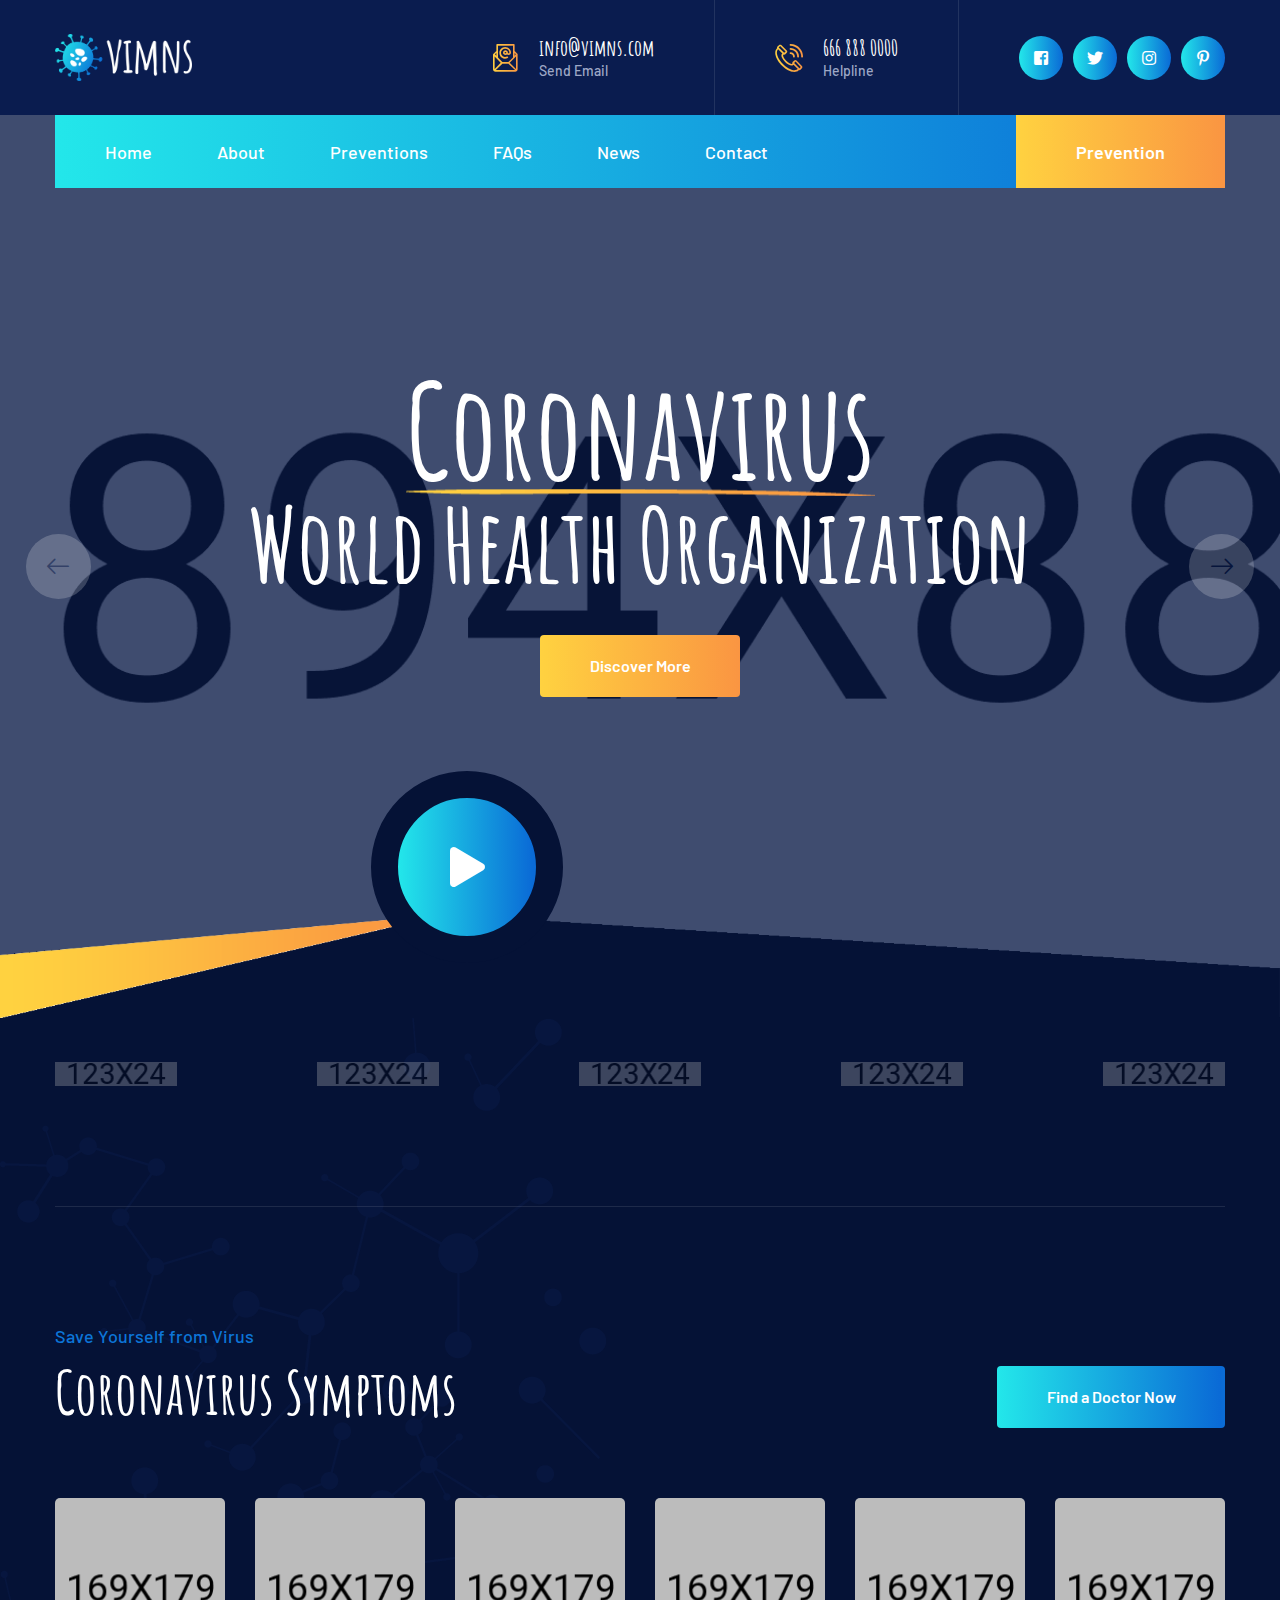
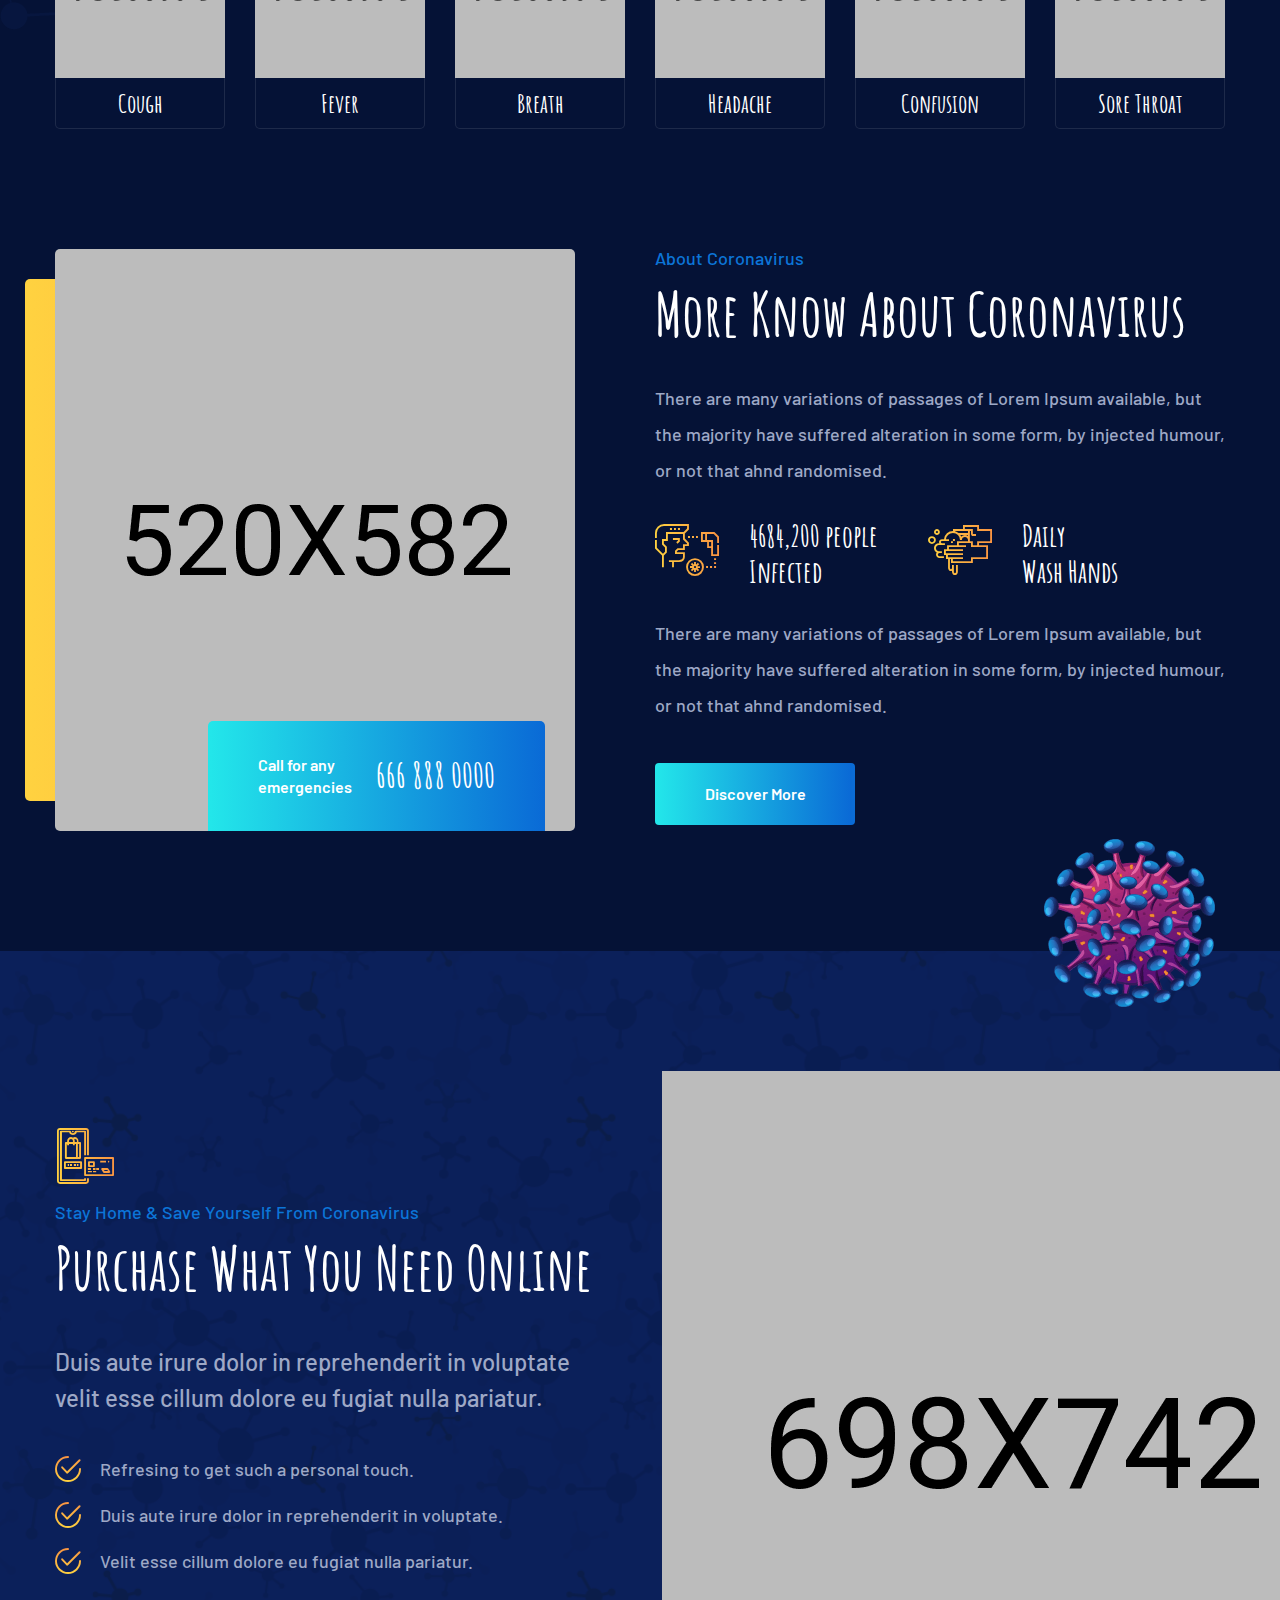
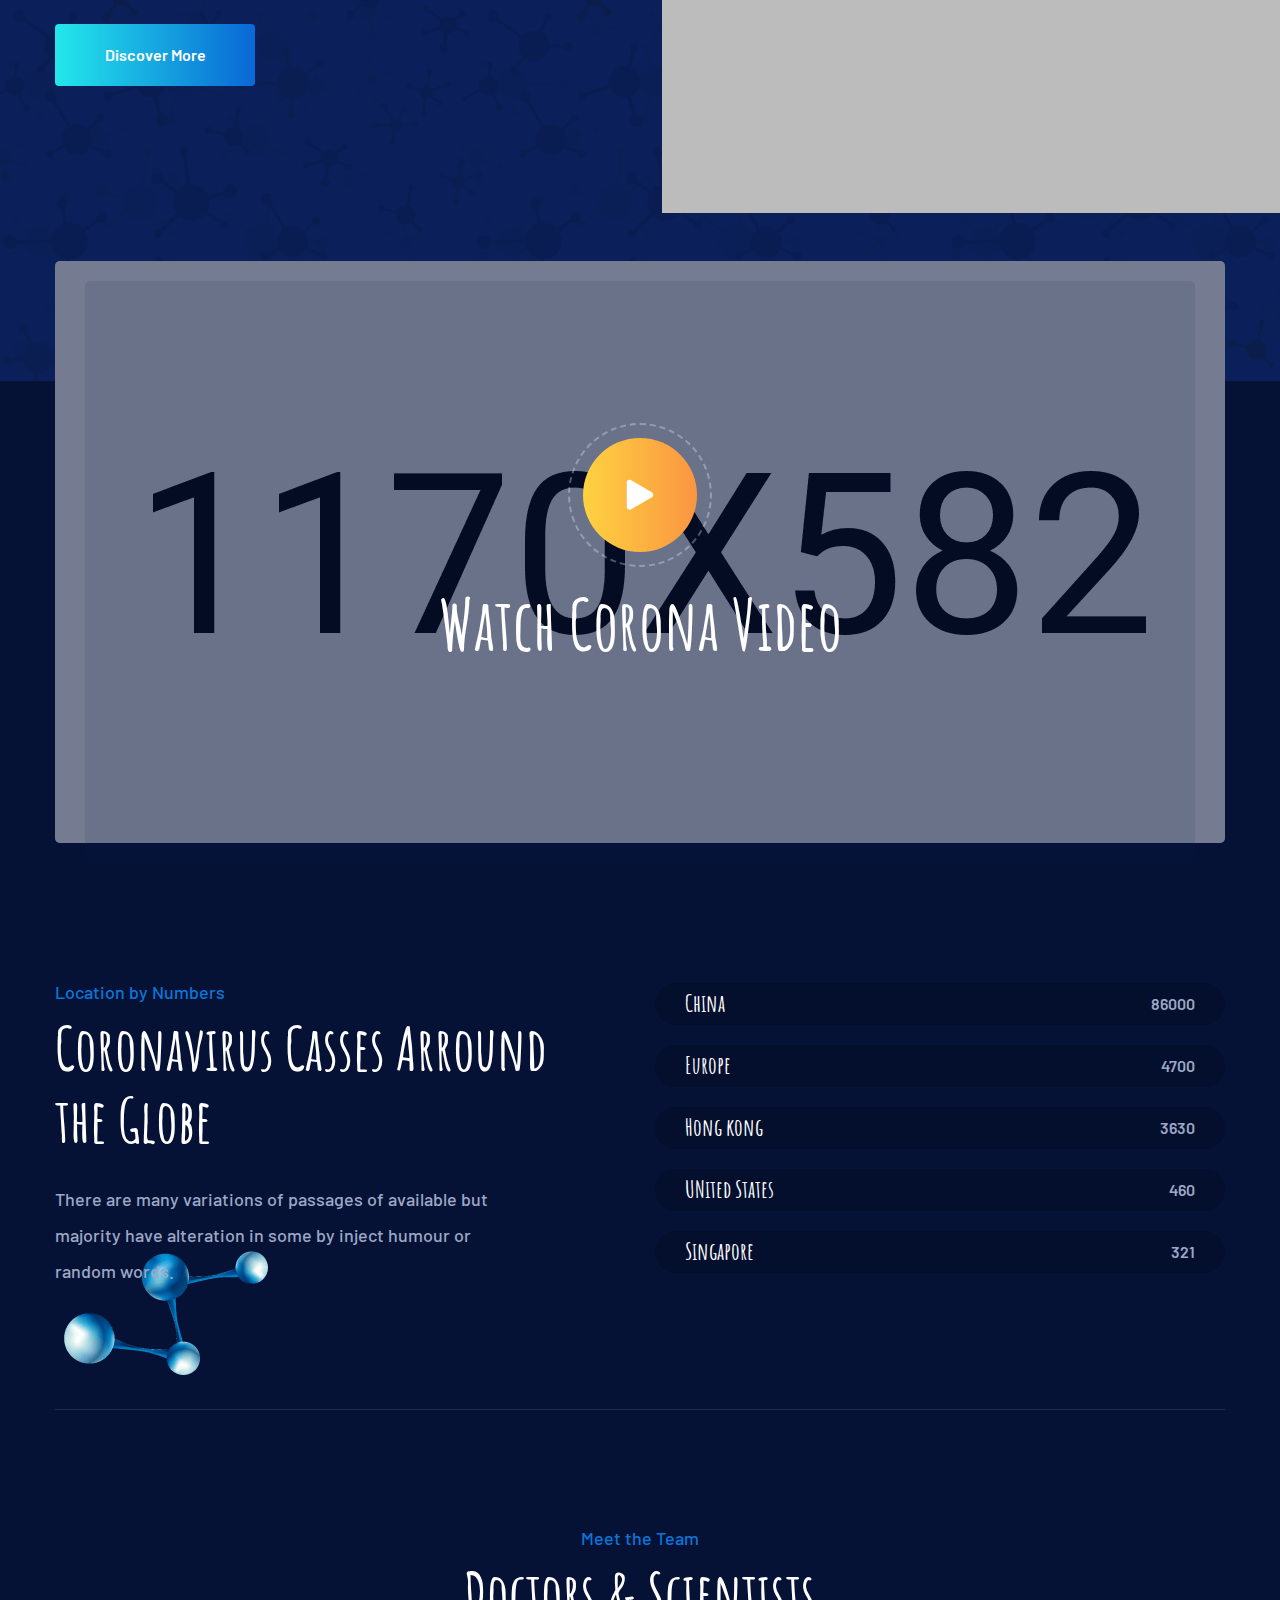
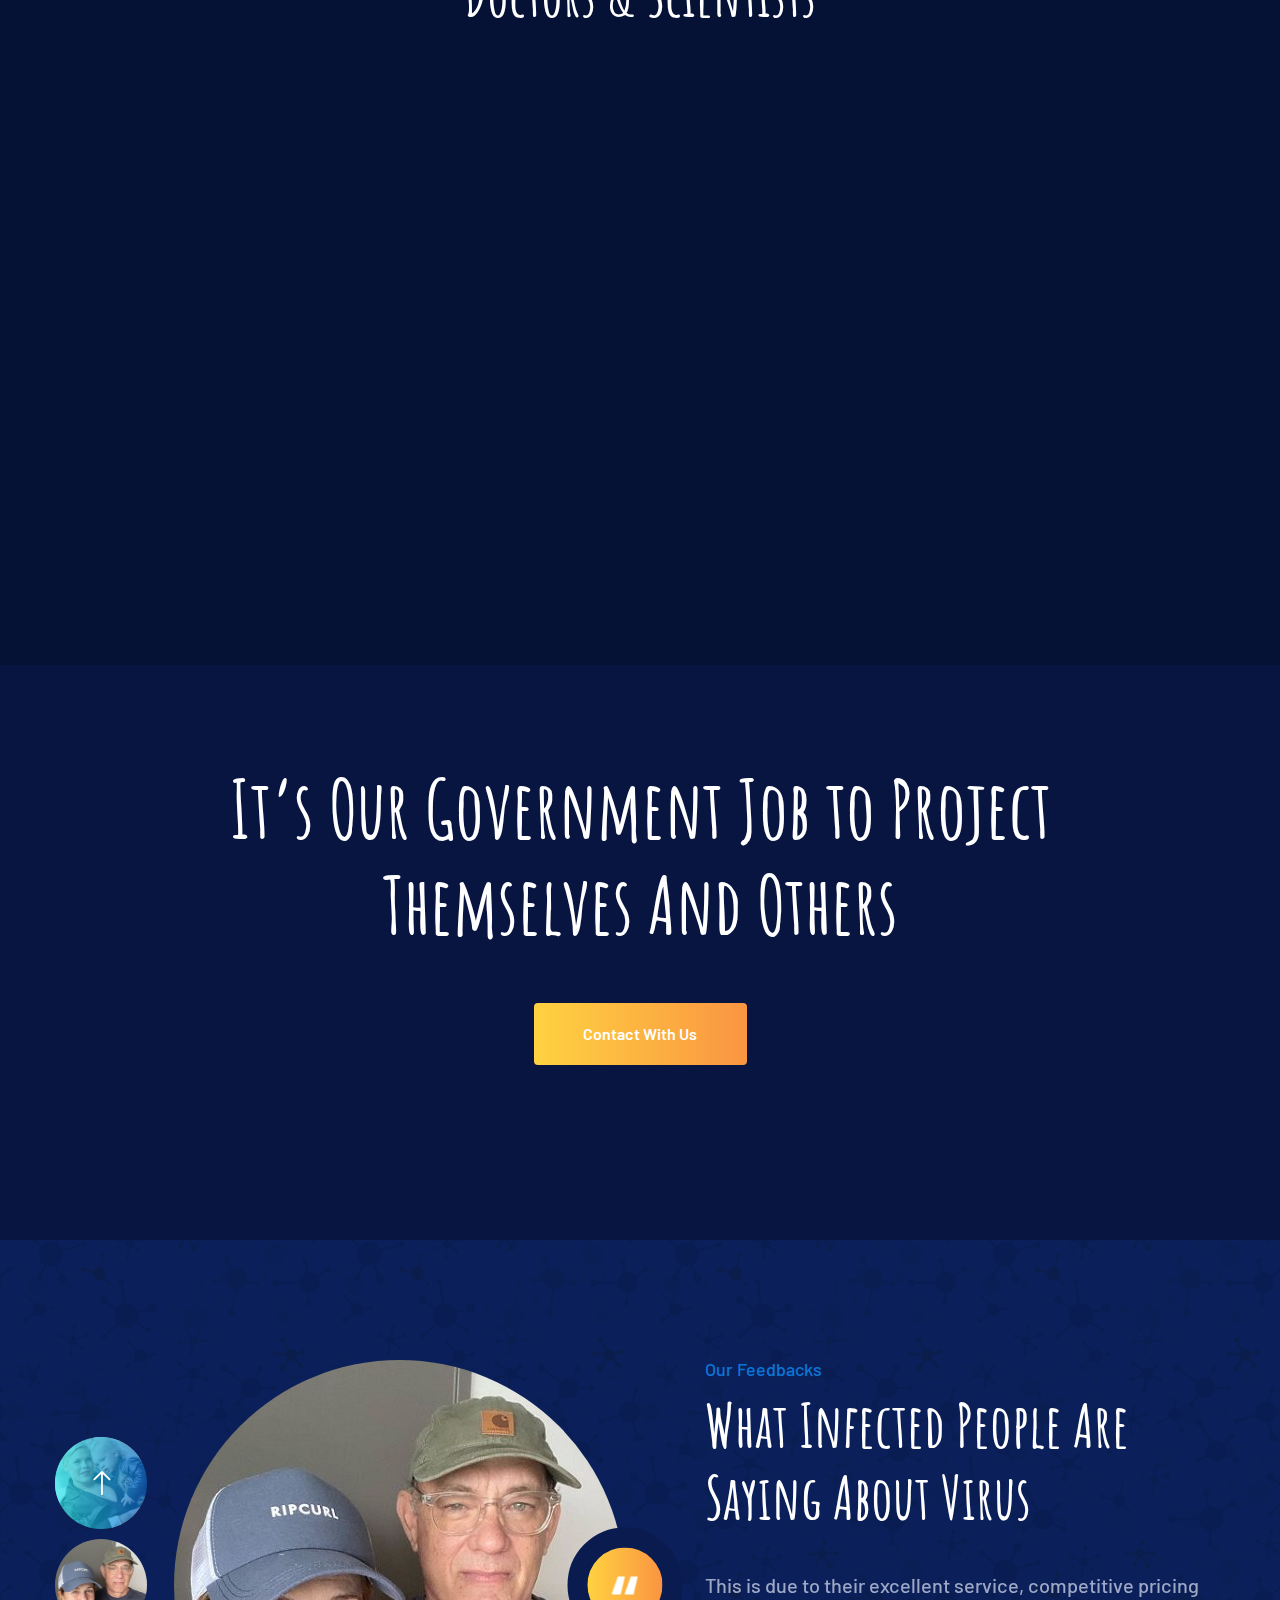
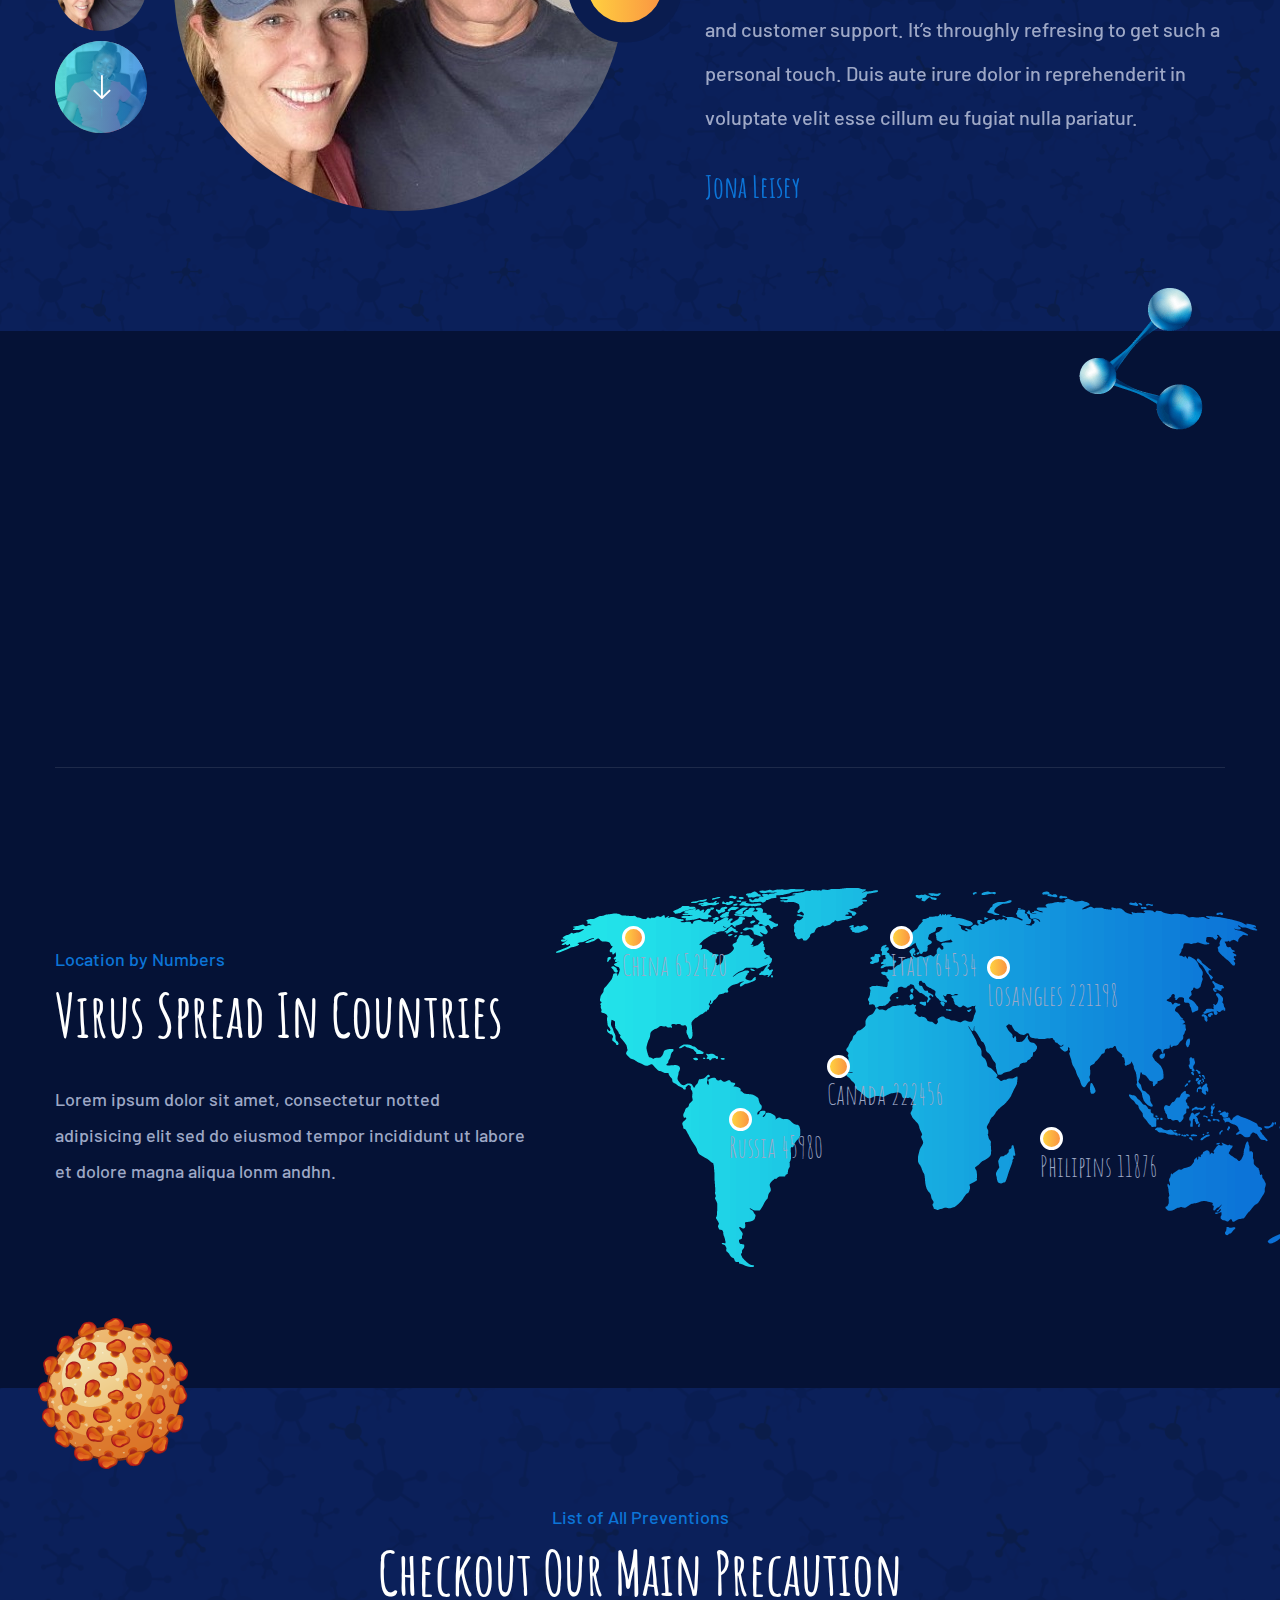
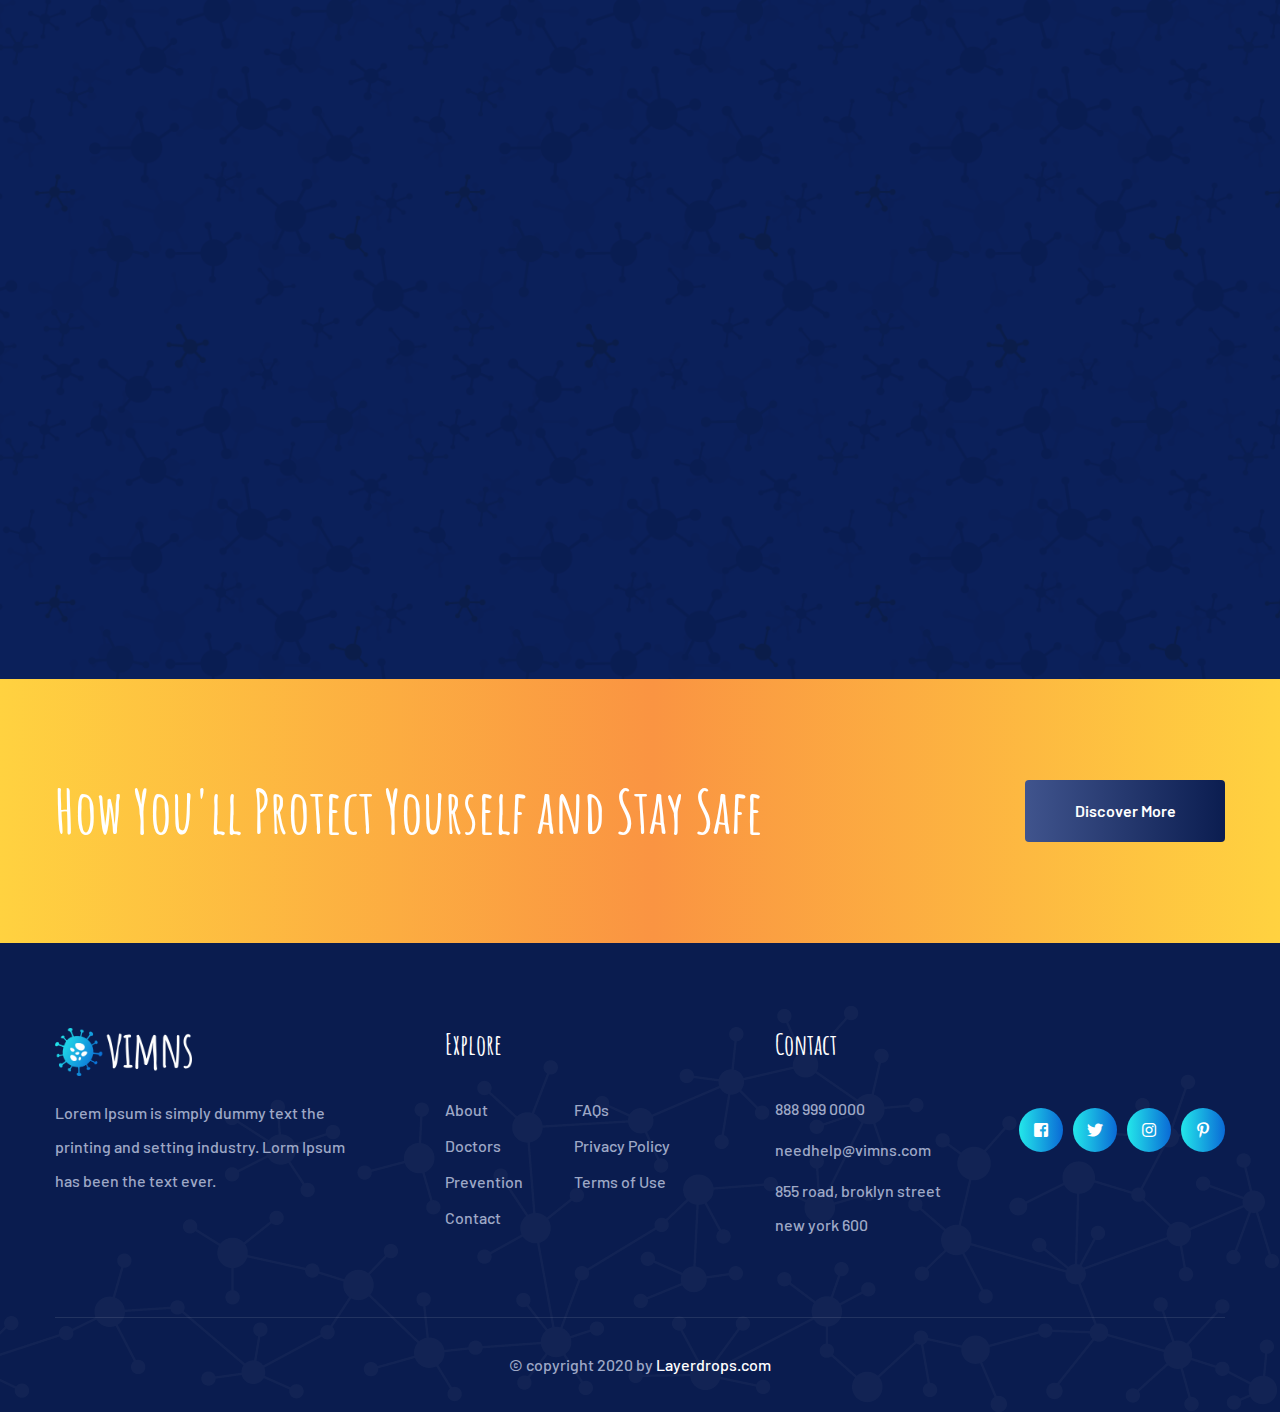
<file: index-d-2.html>
<!DOCTYPE html>
<html lang="en">

<head>
    <meta charset="UTF-8">
    <meta name="viewport" content="width=device-width, initial-scale=1.0">
    <meta http-equiv="X-UA-Compatible" content="ie=edge">
    <title>Home 02 Dark || Vimns || Coronavirus Medical Prevention HTML Template</title>
    <link rel="apple-touch-icon" sizes="180x180" href="assets/images/favicons/apple-touch-icon.png">
    <link rel="icon" type="image/png" sizes="32x32" href="assets/images/favicons/favicon-32x32.png">
    <link rel="icon" type="image/png" sizes="16x16" href="assets/images/favicons/favicon-16x16.png">
    <link rel="manifest" href="assets/images/favicons/site.webmanifest">

    <!-- plugin scripts -->

    <link href="https://fonts.googleapis.com/css?family=Amatic+SC:400,700%7CBarlow:300,400,500,600,700,800,900%7CPT+Sans:400,700&display=swap" rel="stylesheet">


    <link rel="stylesheet" href="assets/css/animate.min.css">
    <link rel="stylesheet" href="assets/css/bootstrap.min.css">
    <link rel="stylesheet" href="assets/css/owl.carousel.min.css">
    <link rel="stylesheet" href="assets/css/owl.theme.default.min.css">
    <link rel="stylesheet" href="assets/css/magnific-popup.css">
    <link rel="stylesheet" href="assets/css/fontawesome-all.min.css">
    <link rel="stylesheet" href="assets/css/bootstrap-select.min.css">
    <link rel="stylesheet" href="assets/css/jquery.mCustomScrollbar.min.css">
    <link rel="stylesheet" href="assets/css/bootstrap-datepicker.min.css">
    <link rel="stylesheet" href="assets/css/vimns-icons.css">



    <!-- template styles -->
    <link rel="stylesheet" href="assets/css/main.css">
    <link rel="stylesheet" href="assets/css/responsive.css">







    <link rel="stylesheet" href="assets/css/dark.css">

</head>

<body>
    <div class="preloader">
        <img src="assets/images/loader.png" class="preloader__image" alt="">
    </div><!-- /.preloader -->
    <div class="page-wrapper">

        <div class="topbar-one">
            <div class="container">
                <div class="topbar-one__left">
                    <a href="index.html">
                        <img width="137" src="assets/images/logo-1-1.png" alt="">
                    </a>
                </div><!-- /.topbar-one__left -->
                <div class="topbar-one__right">
                    <div class="topbar-one__info">
                        <div class="topbar-one__info-icon">
                            <i class="vimns-icon-mail"></i>
                        </div><!-- /.topbar-one__info-icon -->
                        <div class="topbar-one__content">
                            <h3><a href="mailto:info@vimns.com">info@vimns.com</a></h3>
                            <p>Send Email</p>
                        </div><!-- /.topbar-one__content -->
                    </div><!-- /.topbar-one__info -->
                    <div class="topbar-one__info">
                        <div class="topbar-one__info-icon">
                            <i class="vimns-icon-phone"></i>
                        </div><!-- /.topbar-one__info-icon -->
                        <div class="topbar-one__content">
                            <h3><a href="tel:666-888-0000">666 888 0000 </a></h3>
                            <p>Helpline</p>
                        </div><!-- /.topbar-one__content -->
                    </div><!-- /.topbar-one__info -->
                    <div class="topbar-one__social">
                        <a href="#" class="fab fa-facebook-square"></a>
                        <a href="#" class="fab fa-twitter"></a>
                        <a href="#" class="fab fa-instagram"></a>
                        <a href="#" class="fab fa-pinterest-p"></a>
                    </div><!-- /.topbar-one__social -->
                </div><!-- /.topbar-one__right -->
            </div><!-- /.container -->
        </div><!-- /.topbar-one -->
        <header class="site-header-two">
            <nav class="main-nav__two stricky">
                <div class="container">
                    <div class="inner-container">
                        <div class="main-nav__logo-box">
                            <a href="#" class="side-menu__toggler"><i class="fa fa-bars"></i></a>
                        </div><!-- /.main-nav__logo-box -->
                        <div class="main-nav__main-navigation">
                            <ul class=" main-nav__navigation-box">
                                <li class="dropdown">
                                    <a href="index.html">Home</a>
                                    <ul>
                                        <li><a href="index.html">Home 01</a></li>
                                        <li><a href="index-2.html">Home 02</a></li>
                                        <li><a href="index-rtl.html">Home RTL</a></li>
                                        <li class="dropdown"><a href="#">Header Styles</a>
                                            <ul>
                                                <li><a href="index.html">Header 01</a></li>
                                                <li><a href="index-2.html">Header 02</a></li>
                                                <!-- <li><a href="index-5.html">Header 05</a></li> -->
                                            </ul><!-- /.sub-menu -->
                                        </li>
                                        <li class="dropdown"><a href="#">Dark Styles</a>
                                            <ul>
                                                <li><a href="index-d.html">Dark 01</a></li>
                                                <li><a href="index-d-2.html">Dark 02</a></li>
                                            </ul><!-- /.sub-menu -->
                                        </li>
                                    </ul><!-- /.sub-menu -->
                                </li>
                                <li>
                                    <a href="about.html">About</a>
                                </li>
                                <li>
                                    <a href="prevention.html">Preventions</a>
                                </li>
                                <li>
                                    <a href="faqs.html">FAQs</a>
                                </li>

                                <li class="dropdown">
                                    <a href="news.html">News</a>
                                    <ul>
                                        <li><a href="news.html">News Page</a></li>
                                        <li><a href="news-details.html">News Details</a></li>
                                    </ul><!-- /.sub-menu -->
                                </li>
                                <li>
                                    <a href="contact.html">Contact</a>
                                </li>
                            </ul>
                        </div><!-- /.main-nav__main-navigation -->
                        <div class="main-nav__right">
                            <a href="prevention.html" class="thm-btn main-nav__btn">Prevention</a><!-- /.main-nav__btn -->
                        </div><!-- /.main-nav__right -->
                    </div><!-- /.inner-container -->
                </div><!-- /.container -->
            </nav><!-- /.main-nav__two -->

        </header><!-- /.site-header-two -->



        <div class="slider-one__wrapper">
            <div class="slider-one">
                <div class="slider-one__carousel thm__owl-dot-1 owl-carousel owl-theme thm__owl-carousel" data-carousel-prev-btn=".slider-one__nav-right" data-carousel-next-btn=".slider-one__nav-left" data-options='{"loop": true, "items": 1, "margin": 0, "dots": false, "nav": false, "animateOut": &quot;slideOutDown&quot;, "animateIn": &quot;fadeIn&quot;, "active": true, "smartSpeed": 1000, "autoplay": true, "autoplayTimeout": 7000, "autoplayHoverPause": false}'>
                    <div class="item slider-one__slide-1" style="background-image: url(assets/images/main-slider/slider-1-1.jpg);">
                        <div class="container">
                            <div class="slider-one__content text-center">
                                <h3 class="anim-elm"><span>Coronavirus</span> <br> World Health Organization</h3>
                                <a href="courses.html" class="thm-btn anim-elm">Discover More</a><!-- /.thm-btn -->
                            </div><!-- /.slider-one__content text-center -->
                        </div><!-- /.container -->
                    </div><!-- /.item -->
                    <div class="item slider-one__slide-2" style="background-image: url(assets/images/main-slider/slider-1-2.jpg);">
                        <div class="container">
                            <div class="slider-one__content text-center">
                                <h3 class="anim-elm"><span>Coronavirus</span> <br> World Health Organization</h3>
                                <a href="courses.html" class="thm-btn anim-elm">Discover More</a><!-- /.thm-btn -->
                            </div><!-- /.slider-one__content text-center -->
                        </div><!-- /.container -->
                    </div><!-- /.item -->
                    <div class="item slider-one__slide-1" style="background-image: url(assets/images/main-slider/slider-1-3.jpg);">
                        <div class="container">
                            <div class="slider-one__content text-center">
                                <h3 class="anim-elm"><span>Coronavirus</span> <br> World Health Organization</h3>
                                <a href="courses.html" class="thm-btn anim-elm">Discover More</a><!-- /.thm-btn -->
                            </div><!-- /.slider-one__content text-center -->
                        </div><!-- /.container -->
                    </div><!-- /.item -->
                </div><!-- /.slider-one__carousel -->
                <div class="slider-one__nav">
                    <a href="#" class="slider-one__nav-left"><i class="vimns-icon-front"></i></a>
                    <!-- /.slider-one__nav-left -->
                    <a href="#" class="slider-one__nav-right"><i class="vimns-icon-back"></i></a>
                    <!-- /.slider-one__nav-right -->
                </div><!-- /.slider-one__nav -->
            </div><!-- /.slider-one -->
            <a href="https://www.youtube.com/watch?v=Xj1nUFFVK1E" class="slider-one__video-btn video-popup"><i class="fa fa-play"></i></a><!-- /.slider-one__video-btn video-popup -->
        </div><!-- /.slider-one__wrapper -->

        <div class="brand-one brand-one__home-two">
            <img src="assets/images/dark/shapes/about-bg-1-1.png" class="brand-one__moc" alt="">
            <div class="container">
                <div class="brand-one__carousel owl-theme owl-carousel thm__owl-carousel" data-options='{"nav": false, "autoplay": true, "autoplayTimeout": 5000, "smartSpeed": 700, "dots": false, "margin": 140, "responsive": { "0": { "items": 2, "margin": 20 }, "480": { "items": 2, "margin": 20 }, "767": { "items": 3, "margin": 20 }, "991": { "items": 4, "margin": 40 }, "1199": { "items": 5 } }}'>
                    <div class="item">
                        <img src="assets/images/dark/brand/envato-1-1.png" alt="">
                    </div><!-- /.item -->
                    <div class="item">
                        <img src="assets/images/dark/brand/envato-1-1.png" alt="">
                    </div><!-- /.item -->
                    <div class="item">
                        <img src="assets/images/dark/brand/envato-1-1.png" alt="">
                    </div><!-- /.item -->
                    <div class="item">
                        <img src="assets/images/dark/brand/envato-1-1.png" alt="">
                    </div><!-- /.item -->
                    <div class="item">
                        <img src="assets/images/dark/brand/envato-1-1.png" alt="">
                    </div><!-- /.item -->
                    <div class="item">
                        <img src="assets/images/dark/brand/envato-1-1.png" alt="">
                    </div><!-- /.item -->
                    <div class="item">
                        <img src="assets/images/dark/brand/envato-1-1.png" alt="">
                    </div><!-- /.item -->
                    <div class="item">
                        <img src="assets/images/dark/brand/envato-1-1.png" alt="">
                    </div><!-- /.item -->
                    <div class="item">
                        <img src="assets/images/dark/brand/envato-1-1.png" alt="">
                    </div><!-- /.item -->
                    <div class="item">
                        <img src="assets/images/dark/brand/envato-1-1.png" alt="">
                    </div><!-- /.item -->
                </div><!-- /.brand-one__carousel owl-theme owl-carousel thm__owl-carousel -->
            </div><!-- /.container -->
        </div><!-- /.brand-one -->

        <section class="symptomps-one">
            <div class="container">
                <div class="symptomps-one__top">
                    <div class="block-title text-left">
                        <p>Save Yourself from Virus </p>
                        <h3>Coronavirus Symptoms</h3>
                    </div><!-- /.block-title -->
                    <div class="symptomps-one__btn-block">
                        <a href="#" class="thm-btn symptomps-one__btn">Find a Doctor Now</a>
                        <!-- /.thm-btn symptomps-one__btn -->
                    </div><!-- /.symptomps-one__btn-block -->
                </div><!-- /.symptomps-one__top -->
                <div class="row">

                    <div class="col-xl-2 col-lg-4 col-md-6">
                        <div class="symptomps-one__single">
                            <div class="symptomps-one__image">
                                <img src="assets/images/shapes/symp-1-1.png" alt="">
                            </div><!-- /.symptomps-one__image -->
                            <h3>Cough</h3>
                        </div><!-- /.symptomps-one__single -->
                    </div><!-- /.col-xl-2 col-lg-4 col-md-6 -->

                    <div class="col-xl-2 col-lg-4 col-md-6">
                        <div class="symptomps-one__single">
                            <div class="symptomps-one__image">
                                <img src="assets/images/shapes/symp-1-2.png" alt="">
                            </div><!-- /.symptomps-one__image -->
                            <h3>Fever</h3>
                        </div><!-- /.symptomps-one__single -->
                    </div><!-- /.col-xl-2 col-lg-4 col-md-6 -->

                    <div class="col-xl-2 col-lg-4 col-md-6">
                        <div class="symptomps-one__single">
                            <div class="symptomps-one__image">
                                <img src="assets/images/shapes/symp-1-3.png" alt="">
                            </div><!-- /.symptomps-one__image -->
                            <h3>Breath</h3>
                        </div><!-- /.symptomps-one__single -->
                    </div><!-- /.col-xl-2 col-lg-4 col-md-6 -->

                    <div class="col-xl-2 col-lg-4 col-md-6">
                        <div class="symptomps-one__single">
                            <div class="symptomps-one__image">
                                <img src="assets/images/shapes/symp-1-4.png" alt="">
                            </div><!-- /.symptomps-one__image -->
                            <h3>Headache</h3>
                        </div><!-- /.symptomps-one__single -->
                    </div><!-- /.col-xl-2 col-lg-4 col-md-6 -->

                    <div class="col-xl-2 col-lg-4 col-md-6">
                        <div class="symptomps-one__single">
                            <div class="symptomps-one__image">
                                <img src="assets/images/shapes/symp-1-5.png" alt="">
                            </div><!-- /.symptomps-one__image -->
                            <h3>Confusion</h3>
                        </div><!-- /.symptomps-one__single -->
                    </div><!-- /.col-xl-2 col-lg-4 col-md-6 -->
                    <div class="col-xl-2 col-lg-4 col-md-6">
                        <div class="symptomps-one__single">
                            <div class="symptomps-one__image">
                                <img src="assets/images/shapes/symp-1-6.png" alt="">
                            </div><!-- /.symptomps-one__image -->
                            <h3>Sore Throat</h3>
                        </div><!-- /.symptomps-one__single -->
                    </div><!-- /.col-xl-2 col-lg-4 col-md-6 -->
                </div><!-- /.row -->
            </div><!-- /.container -->
        </section><!-- /.symptomps-one -->

        <section class="about-four">
            <img src="assets/images/shapes/virus-shape-1-2.png" class="about-four__shape" alt="">
            <div class="container">
                <div class="row">
                    <div class="col-lg-6">
                        <div class="about-four__image">
                            <img src="assets/images/resources/about-3-1.png" alt="">
                            <div class="about-four__image-content">
                                <p>Call for any <br> emergencies</p>
                                <h3><a href="tel:666-888-0000">666 888 0000</a></h3>
                            </div><!-- /.about-four__image-content -->
                        </div><!-- /.about-four__image -->
                    </div><!-- /.col-lg-6 -->
                    <div class="col-lg-6">
                        <div class="about-four__content">
                            <div class="block-title text-left">
                                <p>About Coronavirus</p>
                                <h3>More Know About Coronavirus</h3>
                            </div><!-- /.block-title -->
                            <p>There are many variations of passages of Lorem Ipsum available, but the majority have suffered
                                alteration in some form, by injected humour, or not that ahnd randomised.</p>
                            <div class="about-two__icon-wrap">
                                <div class="about-two__icon-single">
                                    <div class="about-two__icon">
                                        <i class="vimns-icon-infected"></i>
                                    </div><!-- /.about-two__icon -->
                                    <div class="about-two__icon-text">
                                        <h3>4684,200 people <br> Infected</h3>
                                    </div><!-- /.about-two__icon-text -->
                                </div><!-- /.about-two__icon-single -->
                                <div class="about-two__icon-single">
                                    <div class="about-two__icon">
                                        <i class="vimns-icon-washing-hands"></i>
                                    </div><!-- /.about-two__icon -->
                                    <div class="about-two__icon-text">
                                        <h3>Daily <br> Wash Hands</h3>
                                    </div><!-- /.about-two__icon-text -->
                                </div><!-- /.about-two__icon-single -->
                            </div><!-- /.about-two__icon-wrap -->
                            <p>There are many variations of passages of Lorem Ipsum available, but the majority have suffered
                                alteration in some form, by injected humour, or not that ahnd randomised.</p>
                            <a href="#" class="thm-btn about-four__btn">Discover More</a><!-- /.thm-btn about-four__btn -->
                        </div><!-- /.about-four__content -->
                    </div><!-- /.col-lg-6 -->
                </div><!-- /.row -->
            </div><!-- /.container -->
        </section><!-- /.about-four -->

        <section class="about-five">
            <div class="container">
                <img src="assets/images/dark/resources/about-moc-1-1.png" class="about-five__moc" alt="">
                <div class="row">
                    <div class="col-lg-6">
                        <div class="about-five__content">
                            <i class="about-five__icon vimns-icon-shopping-online"></i><!-- /.about-five__icon -->
                            <div class="block-title text-left">
                                <p>Stay Home & Save Yourself From Coronavirus </p>
                                <h3>Purchase What You Need Online</h3>
                            </div><!-- /.block-title -->
                            <p>Duis aute irure dolor in reprehenderit in voluptate <br> velit esse cillum dolore eu fugiat nulla
                                pariatur.</p>

                            <ul class="list-unstyled about-one__list">
                                <li><i class="vimns-icon-tick"></i> Refresing to get such a personal touch. </li>
                                <li><i class="vimns-icon-tick"></i> Duis aute irure dolor in reprehenderit in voluptate.</li>
                                <li><i class="vimns-icon-tick"></i> Velit esse cillum dolore eu fugiat nulla pariatur.
                                </li>
                            </ul><!-- /.list-unstyled about-one__list -->
                            <a href="#" class="thm-btn about-five__btn">Discover More</a><!-- /.thm-btn about-five__btn -->
                        </div><!-- /.about-five__content -->
                    </div><!-- /.col-lg-6 -->
                </div><!-- /.row -->
            </div><!-- /.container -->
        </section><!-- /.about-five -->
        <section class="video-one">
            <div class="container">
                <div class="video-one__box">
                    <img src="assets/images/resources/video-2-1.jpg" alt="">
                    <div class="video-one__content">
                        <div class="video-one__content-inner">
                            <a href="https://www.youtube.com/watch?v=Xj1nUFFVK1E" class="video-one__video-btn video-popup"><i class="fa fa-play"></i></a> <!-- /.video-one__video-btn video-popup -->
                            <h3>Watch Corona Video</h3>

                        </div><!-- /.video-one__content-inner -->
                    </div><!-- /.video-one__content -->
                </div><!-- /.video-one__box -->
            </div><!-- /.container -->
        </section><!-- /.video-one -->

        <section class="progress-one">
            <img src="assets/images/shapes/virus-shape-1-1.png" class="progress-one__virus" alt="">
            <div class="container">
                <div class="row">
                    <div class="col-lg-6">
                        <div class="progress-one__block">
                            <div class="block-title">
                                <p>Location by Numbers</p>
                                <h3>Coronavirus Casses Arround <br> the Globe</h3>
                            </div><!-- /.block-title -->
                            <p>There are many variations of passages of available but <br> majority have alteration in some by
                                inject humour or <br> random words. </p>
                        </div><!-- /.progress-one__block -->
                    </div><!-- /.col-lg-6 -->
                    <div class="col-lg-6">
                        <div class="progress-one__box-wrap">
                            <div class="progress-one__box">
                                <h3>China</h3>
                                <p class="counter">86000</p>
                                <span style="width: 80%;" class="wow slideInLeft" data-wow-animation-duration="3000ms"></span>
                            </div><!-- /.progress-one__box -->
                            <div class="progress-one__box">
                                <h3>Europe</h3>
                                <p class="counter">4700</p>
                                <span class="wow slideInLeft" data-wow-duration="3000ms" style="width: 70%;"></span>
                            </div><!-- /.progress-one__box -->
                            <div class="progress-one__box">
                                <h3>Hong kong</h3>
                                <p class="counter">3630</p>
                                <span class="wow slideInLeft" data-wow-duration="3000ms" style="width: 40%;"></span>
                            </div><!-- /.progress-one__box -->
                            <div class="progress-one__box">
                                <h3>UNited States</h3>
                                <p class="counter">460</p>
                                <span class="wow slideInLeft" data-wow-duration="3000ms" style="width: 30%;"></span>
                            </div><!-- /.progress-one__box -->
                            <div class="progress-one__box">
                                <h3>Singapore</h3>
                                <p class="counter">321</p>
                                <span class="wow slideInLeft" data-wow-duration="3000ms" style="width: 23%;"></span>
                            </div><!-- /.progress-one__box -->
                        </div><!-- /.progress-one__box-wrap -->
                    </div><!-- /.col-lg-6 -->
                </div><!-- /.row -->
            </div><!-- /.container -->
        </section><!-- /.progress-one -->

        <section class="team-one">
            <div class="container">
                <div class="team-one__sep"></div><!-- /.team-one__sep -->
                <div class="block-title text-center">
                    <p>Meet the Team</p>
                    <h3>Doctors & Scientists</h3>
                </div><!-- /.block-title -->
                <div class="row">
                    <div class="col-lg-3 col-md-6">
                        <div class="team-one__single wow fadeInUp" data-wow-animation-duration="1500ms" data-wow-animation-delay="000ms">
                            <div class="team-one__image">
                                <img src="assets/images/team/team-1-1.jpg" alt="">
                            </div><!-- /.team-one__image -->
                            <h3>Gordon Cain</h3>
                            <p>Doctor</p>
                            <div class="team-one__social">
                                <a href="#" class="fab fa-facebook-square"></a>
                                <a href="#" class="fab fa-twitter"></a>
                                <a href="#" class="fab fa-linkedin"></a>
                            </div><!-- /.team-one__social -->
                        </div><!-- /.team-one__single -->
                    </div><!-- /.col-lg-3 col-md-6 -->
                    <div class="col-lg-3 col-md-6">
                        <div class="team-one__single wow fadeInUp" data-wow-animation-duration="1500ms" data-wow-animation-delay="100ms">
                            <div class="team-one__image">
                                <img src="assets/images/team/team-1-2.jpg" alt="">
                            </div><!-- /.team-one__image -->
                            <h3>Tony Brooks</h3>
                            <p>Scientists</p>
                            <div class="team-one__social">
                                <a href="#" class="fab fa-facebook-square"></a>
                                <a href="#" class="fab fa-twitter"></a>
                                <a href="#" class="fab fa-linkedin"></a>
                            </div><!-- /.team-one__social -->
                        </div><!-- /.team-one__single -->
                    </div><!-- /.col-lg-3 col-md-6 -->
                    <div class="col-lg-3 col-md-6">
                        <div class="team-one__single wow fadeInUp" data-wow-animation-duration="1500ms" data-wow-animation-delay="200ms">
                            <div class="team-one__image">
                                <img src="assets/images/team/team-1-3.jpg" alt="">
                            </div><!-- /.team-one__image -->
                            <h3>Harry Gardner</h3>
                            <p>Doctor</p>
                            <div class="team-one__social">
                                <a href="#" class="fab fa-facebook-square"></a>
                                <a href="#" class="fab fa-twitter"></a>
                                <a href="#" class="fab fa-linkedin"></a>
                            </div><!-- /.team-one__social -->
                        </div><!-- /.team-one__single -->
                    </div><!-- /.col-lg-3 col-md-6 -->
                    <div class="col-lg-3 col-md-6">
                        <div class="team-one__single wow fadeInUp" data-wow-animation-duration="1500ms" data-wow-animation-delay="300ms">
                            <div class="team-one__image">
                                <img src="assets/images/team/team-1-4.jpg" alt="">
                            </div><!-- /.team-one__image -->
                            <h3>Eddie Cohen</h3>
                            <p>Scientists</p>
                            <div class="team-one__social">
                                <a href="#" class="fab fa-facebook-square"></a>
                                <a href="#" class="fab fa-twitter"></a>
                                <a href="#" class="fab fa-linkedin"></a>
                            </div><!-- /.team-one__social -->
                        </div><!-- /.team-one__single -->
                    </div><!-- /.col-lg-3 col-md-6 -->
                </div><!-- /.row -->
            </div><!-- /.container -->
        </section><!-- /.team-one -->

        <section class="cta-two cta-two__home-two" style="background-image: url(assets/images/background/cta-bg-1-1.jpg);">
            <div class="container">
                <h3>It’s Our Government Job to Project <br>
                    Themselves And Others</h3>
                <a href="contact.html" class="thm-btn cta-two__btn">Contact With Us</a><!-- /.thm-btn cta-two__btn -->
            </div><!-- /.container -->
        </section><!-- /.cta-two -->


        <section class="testimonials-one" id="testimonials">
            <div class="container">
                <div class="row">
                    <div class="col-lg-6">
                        <div class="testimonials-one__image-block">
                            <div class="owl-carousel owl-theme" id="sync2">
                                <div class="item clearfix">
                                    <div class="testimonials-one__image">
                                        <img src="assets/images/testimonials/testimonials-1-1.jpg" class="testimonials-one__thumb" alt="Awesome Image" />
                                        <div class="testimonials-one__qoute">
                                            <img src="assets/images/testimonials/testimonials-qoute-1-1.png" alt="Awesome Image" />
                                        </div><!-- /.testimonials-one__qoute -->
                                    </div><!-- /.testimonials-one__image -->
                                </div><!-- /.item -->
                                <div class="item clearfix">
                                    <div class="testimonials-one__image">
                                        <img src="assets/images/testimonials/testimonials-1-2.jpg" class="testimonials-one__thumb" alt="Awesome Image" />
                                        <div class="testimonials-one__qoute">
                                            <img src="assets/images/testimonials/testimonials-qoute-1-1.png" alt="Awesome Image" />
                                        </div><!-- /.testimonials-one__qoute -->
                                    </div><!-- /.testimonials-one__image -->
                                </div><!-- /.item -->
                                <div class="item clearfix">
                                    <div class="testimonials-one__image">
                                        <img src="assets/images/testimonials/testimonials-1-3.jpg" class="testimonials-one__thumb" alt="Awesome Image" />
                                        <div class="testimonials-one__qoute">
                                            <img src="assets/images/testimonials/testimonials-qoute-1-1.png" alt="Awesome Image" />
                                        </div><!-- /.testimonials-one__qoute -->
                                    </div><!-- /.testimonials-one__image -->
                                </div><!-- /.item -->
                            </div><!-- /.owl-carousel owl-theme -->
                            <div class="testimonials-one__button-block">
                                <button class="testimonials-one__button__prev-btn"></button>
                                <button class="testimonials-one__button__current-btn"></button>
                                <button class="testimonials-one__button__next-btn"></button>
                            </div>
                        </div><!-- /.testimonials-one__image-block -->
                    </div><!-- /.col-lg-6 -->
                    <div class="col-lg-6">
                        <div class="testimonials-one__content">
                            <div class="block-title text-left">
                                <p>Our Feedbacks </p>
                                <h3>What Infected People Are <br> Saying About Virus</h3>
                            </div><!-- /.block-title -->

                            <div class="owl-carousel owl-theme" id="sync1">
                                <div class="item">
                                    <div class="testimonials-one__single" data-thumb-img="assets/images/testimonials/testimonials-1-1.jpg">
                                        <p class="testimonials-one__text">This is due to their excellent service, competitive
                                            pricing and customer support. It’s throughly refresing to get such a personal touch.
                                            Duis aute irure dolor in reprehenderit in voluptate velit esse cillum eu fugiat
                                            nulla pariatur.</p><!-- /.testimonials-one__text -->
                                        <div class="testimonials-one__bottom">
                                            <h3 class="testimonials-one__title">Jona Leisey</h3>
                                            <!-- /.testimonials-one__title -->
                                        </div><!-- /.testimonials-one__bottom -->
                                    </div><!-- /.testimonials-one__single -->
                                </div><!-- /.item -->
                                <div class="item">
                                    <div class="testimonials-one__single" data-thumb-img="assets/images/testimonials/testimonials-1-2.jpg">
                                        <p class="testimonials-one__text">This is due to their excellent service, competitive
                                            pricing and customer support. It’s throughly refresing to get such a personal touch.
                                            Duis aute irure dolor in reprehenderit in voluptate velit esse cillum eu fugiat
                                            nulla pariatur.</p><!-- /.testimonials-one__text -->
                                        <div class="testimonials-one__bottom">
                                            <h3 class="testimonials-one__title">Chas Samul</h3>
                                            <!-- /.testimonials-one__title -->
                                        </div><!-- /.testimonials-one__bottom -->
                                    </div><!-- /.testimonials-one__single -->
                                </div><!-- /.item -->
                                <div class="item">
                                    <div class="testimonials-one__single" data-thumb-img="assets/images/testimonials/testimonials-1-3.jpg">
                                        <p class="testimonials-one__text">This is due to their excellent service, competitive
                                            pricing and customer support. It’s throughly refresing to get such a personal touch.
                                            Duis aute irure dolor in reprehenderit in voluptate velit esse cillum eu fugiat
                                            nulla pariatur.</p><!-- /.testimonials-one__text -->
                                        <div class="testimonials-one__bottom">
                                            <h3 class="testimonials-one__title">Chelsey Pozar</h3>
                                            <!-- /.testimonials-one__title -->
                                        </div><!-- /.testimonials-one__bottom -->
                                    </div><!-- /.testimonials-one__single -->
                                </div><!-- /.item -->
                            </div><!-- /.owl-carousel owl-theme -->
                        </div><!-- /.testimonials-one__content -->
                    </div><!-- /.col-lg-6 -->
                </div><!-- /.row -->
            </div><!-- /.container -->
        </section><!-- /.testimonials-one -->

        <section class="funfact-two">
            <img src="assets/images/shapes/virus-shape-1-3.png" class="funfact-two__virus" alt="">
            <div class="container">
                <div class="row">
                    <div class="col-lg-3 col-md-6 wow fadeInUp" data-wow-duration="1500ms">
                        <div class="funfact-two__single">
                            <i class="vimns-icon-network"></i>
                            <h3 class="counter">46700 </h3>
                            <p>People Infected</p>
                        </div><!-- /.funfact-two__single -->
                    </div><!-- /.col-lg-3 col-md-6 -->
                    <div class="col-lg-3 col-md-6 wow fadeInUp" data-wow-duration="1500ms">
                        <div class="funfact-two__single">
                            <i class="vimns-icon-grave"></i>
                            <h3 class="counter">3750 </h3>
                            <p>People Died</p>
                        </div><!-- /.funfact-two__single -->
                    </div><!-- /.col-lg-3 col-md-6 -->
                    <div class="col-lg-3 col-md-6 wow fadeInUp" data-wow-duration="1500ms">
                        <div class="funfact-two__single">
                            <i class="vimns-icon-family"></i>
                            <h3 class="counter">3420 </h3>
                            <p>People Recovered</p>
                        </div><!-- /.funfact-two__single -->
                    </div><!-- /.col-lg-3 col-md-6 -->
                    <div class="col-lg-3 col-md-6 wow fadeInUp" data-wow-duration="1500ms">
                        <div class="funfact-two__single">
                            <i class="vimns-icon-worldwide"></i>
                            <h3 class="counter">104 </h3>
                            <p>Countries Affected</p>
                        </div><!-- /.funfact-two__single -->
                    </div><!-- /.col-lg-3 col-md-6 -->
                </div><!-- /.row -->
            </div><!-- /.container -->
        </section><!-- /.funfact-two -->

        <section class="map-one">
            <div class="container">
                <div class="inner-container">
                    <div class="row">
                        <div class="col-lg-5 d-flex">
                            <div class="my-auto">
                                <div class="map-one__block">
                                    <div class="block-title">
                                        <p>Location by Numbers</p>
                                        <h3>Virus Spread In Countries</h3>
                                    </div><!-- /.block-title -->
                                    <p>Lorem ipsum dolor sit amet, consectetur notted adipisicing elit sed do eiusmod tempor
                                        incididunt ut labore et dolore magna aliqua lonm andhn.</p>
                                </div><!-- /.map-one__block -->

                            </div><!-- /.my-auto -->
                        </div><!-- /.col-lg-5 -->
                        <div class="col-lg-7">
                            <div class="map-one__image">
                                <img src="assets/images/shapes/map-1-1.png" alt="">
                                <div class="map-one__dot-1">
                                    <h3>China 652420</h3>
                                </div><!-- /.map-one__dot-1 -->
                                <div class="map-one__dot-2">
                                    <h3>Russia 45980</h3>
                                </div><!-- /.map-one__dot-2 -->
                                <div class="map-one__dot-3">
                                    <h3>Italy 64534</h3>
                                </div><!-- /.map-one__dot-3 -->
                                <div class="map-one__dot-4">
                                    <h3>Losangles 221198</h3>
                                </div><!-- /.map-one__dot-4 -->
                                <div class="map-one__dot-5">
                                    <h3>Canada 222456</h3>
                                </div><!-- /.map-one__dot-5 -->

                                <div class="map-one__dot-6">
                                    <h3>Philipins 11876</h3>
                                </div><!-- /.map-one__dot-6 -->
                            </div><!-- /.map-one__image -->
                        </div><!-- /.col-lg-7 -->
                    </div><!-- /.row -->

                </div><!-- /.inner-container -->
            </div><!-- /.container -->
        </section><!-- /.map-one -->

        <section class="blog-one blog-one__home blog-one__home-two">
            <img src="assets/images/shapes/virus-shape-1-4.png" class="blog-one__shape" alt="">
            <div class="container">
                <div class="block-title text-center">
                    <p>List of All Preventions </p>
                    <h3>Checkout Our Main Precaution</h3>
                </div><!-- /.block-title text-center -->
                <div class="row">
                    <div class="col-lg-4 wow fadeInLeft" data-wow-animation-duration="1500ms" data-wow-animation-delay="000ms">
                        <div class="blog-one__single">
                            <div class="blog-one__single-inner">
                                <div class="blog-one__image">
                                    <a href="news-details.html">+</a>
                                    <img src="assets/images/blog/blog-1-1.jpg" alt="">
                                </div><!-- /.blog-one__image -->
                                <div class="blog-one__content">
                                    <ul class="blog-one__meta list-unstyled">
                                        <li><a href="#">22 Mar, 2020</a></li>
                                        <li><a href="#">2 Comments</a></li>
                                    </ul><!-- /.blog-one__meta list-unstyled -->
                                    <h3><a href="news-details.html">Can Face Mask protect me From Coronavirus?</a></h3>
                                </div><!-- /.blog-one__content -->
                            </div><!-- /.blog-one__single-inner -->
                        </div><!-- /.blog-one__single -->
                    </div><!-- /.col-lg-4 -->
                    <div class="col-lg-4 wow fadeInUp" data-wow-animation-duration="1500ms" data-wow-animation-delay="100ms">
                        <div class="blog-one__single">
                            <div class="blog-one__single-inner">
                                <div class="blog-one__image">
                                    <a href="news-details.html">+</a>
                                    <img src="assets/images/blog/blog-1-2.jpg" alt="">
                                </div><!-- /.blog-one__image -->
                                <div class="blog-one__content">
                                    <ul class="blog-one__meta list-unstyled">
                                        <li><a href="#">22 Mar, 2020</a></li>
                                        <li><a href="#">2 Comments</a></li>
                                    </ul><!-- /.blog-one__meta list-unstyled -->
                                    <h3><a href="news-details.html">Even dead cats bounce. Throughput. Hit the</a></h3>
                                </div><!-- /.blog-one__content -->
                            </div><!-- /.blog-one__single-inner -->
                        </div><!-- /.blog-one__single -->
                    </div><!-- /.col-lg-4 -->
                    <div class="col-lg-4 wow fadeInRight" data-wow-animation-duration="1500ms" data-wow-animation-delay="200ms">
                        <div class="blog-one__single">
                            <div class="blog-one__single-inner">
                                <div class="blog-one__image">
                                    <a href="news-details.html">+</a>
                                    <img src="assets/images/blog/blog-1-3.jpg" alt="">
                                </div><!-- /.blog-one__image -->
                                <div class="blog-one__content">
                                    <ul class="blog-one__meta list-unstyled">
                                        <li><a href="#">22 Mar, 2020</a></li>
                                        <li><a href="#">2 Comments</a></li>
                                    </ul><!-- /.blog-one__meta list-unstyled -->
                                    <h3><a href="news-details.html">Highlights window-licker touch base. This medium</a></h3>
                                </div><!-- /.blog-one__content -->
                            </div><!-- /.blog-one__single-inner -->
                        </div><!-- /.blog-one__single -->
                    </div><!-- /.col-lg-4 -->
                </div>
            </div><!-- /.container -->
        </section><!-- /.blog-one blog-one__home -->

        <section class="cta-one">
            <div class="container">
                <div class="cta-one__left">
                    <h3>How You'll Protect Yourself and Stay Safe</h3>
                </div><!-- /.cta-one__left -->
                <div class="cta-one__right">
                    <a href="#" class="thm-btn cta-one__btn">Discover More</a><!-- /.thm-btn cta-one__btn -->
                </div><!-- /.cta-one__right -->
            </div><!-- /.container -->
        </section><!-- /.cta-one -->


        <footer class="site-footer-one ">
            <div class="site-footer-one__upper">
                <div class="container">
                    <div class="row">
                        <div class="col-lg-4">
                            <div class="footer-widget footer-widget__about">
                                <a href="index.html" class="footer-widget__logo">
                                    <img width="137" src="assets/images/logo-1-1.png" alt="">
                                </a>
                                <p>Lorem Ipsum is simply dummy text the printing and setting industry. Lorm Ipsum has been
                                    the
                                    text ever.</p>
                            </div><!-- /.footer-widget footer-widget__about -->
                        </div><!-- /.col-lg-4 -->
                        <div class="col-lg-3">
                            <div class="footer-widget footer-widget__links">
                                <h3 class="footer-widget__title">Explore</h3><!-- /.footer-widget__title -->
                                <div class="footer-widget__links-wrap">
                                    <ul class="list-unstyled footer-widget__links-list">
                                        <li><a href="about.html">About</a></li>
                                        <li><a href="index.html">Doctors</a></li>
                                        <li><a href="prevention.html">Prevention</a></li>
                                        <li><a href="contact.html">Contact</a></li>
                                    </ul><!-- /.list-unstyled -->
                                    <ul class="list-unstyled footer-widget__links-list">
                                        <li><a href="faqs.html">FAQs</a></li>
                                        <li><a href="about.html">Privacy Policy</a></li>
                                        <li><a href="about.html">Terms of Use</a></li>
                                    </ul><!-- /.list-unstyled -->
                                </div><!-- /.footer-widget__links-wrap -->

                            </div><!-- /.footer-widget footer-widget__about -->
                        </div><!-- /.col-lg-3 -->
                        <div class="col-lg-3">
                            <div class="footer-widget footer-widget__contact">
                                <h3 class="footer-widget__title">Contact</h3><!-- /.footer-widget__title -->
                                <p><a href="tel:888-999-0000">888 999 0000</a></p>
                                <p><a href="mailto:needhelp@vimns.com">needhelp@vimns.com</a> </p>
                                <p>855 road, broklyn street <br> new york 600</p>
                            </div><!-- /.footer-widget footer-widget__contact -->
                        </div><!-- /.col-lg-3 -->
                        <div class="col-lg-2 d-flex">
                            <div class="footer-widget my-auto">
                                <div class="footer-widget__social">
                                    <a href="#" class="fab fa-facebook-square"></a>
                                    <a href="#" class="fab fa-twitter"></a>
                                    <a href="#" class="fab fa-instagram"></a>
                                    <a href="#" class="fab fa-pinterest-p"></a>
                                </div><!-- /.footer-widget__social -->
                            </div><!-- /.footer-widget -->
                        </div><!-- /.col-lg-2 -->
                    </div><!-- /.row -->
                </div><!-- /.container -->
            </div><!-- /.site-footer-one__upper -->
            <div class="site-footer-one__bottom">
                <div class="container">
                    <p>© copyright 2020 by <a href="#">Layerdrops.com</a></p>
                </div><!-- /.container -->
            </div><!-- /.site-footer-one__bottom -->
        </footer><!-- /.site-footer-one -->
    </div><!-- /.page-wrapper -->


    <a href="#" data-target="html" class="scroll-to-target scroll-to-top"><i class="fa fa-angle-up"></i></a>


    <div class="side-menu__block">


        <div class="side-menu__block-overlay custom-cursor__overlay">
            <div class="cursor"></div>
            <div class="cursor-follower"></div>
        </div><!-- /.side-menu__block-overlay -->
        <div class="side-menu__block-inner ">
            <div class="side-menu__top justify-content-end">

                <a href="#" class="side-menu__toggler side-menu__close-btn"><img src="assets/images/shapes/close-1-1.png" alt=""></a>
            </div><!-- /.side-menu__top -->


            <nav class="mobile-nav__container">
                <!-- content is loading via js -->
            </nav>
            <div class="side-menu__sep"></div><!-- /.side-menu__sep -->
            <div class="side-menu__content">
                <p>Lorem Ipsum is simply dummy text the printing and setting industry. Lorm Ipsum has been the industry's stanard dummy text ever. </p>
                <p><a href="mailto:needhelp@bizkar.com">needhelp@bizkar.com</a> <br> <a href="tel:888-999-0000">888 999 0000</a></p>
                <div class="side-menu__social">
                    <a class="fab fa-facebook-f" href="#"></a>
                    <a class="fab fa-twitter" href="#"></a>
                    <a class="fab fa-instagram" href="#"></a>
                    <a class="fab fa-pinterest-p" href="#"></a>
                </div>
            </div><!-- /.side-menu__content -->
        </div><!-- /.side-menu__block-inner -->
    </div><!-- /.side-menu__block -->



    <script src="assets/js/jquery.min.js"></script>
    <script src="assets/js/bootstrap.bundle.min.js"></script>
    <script src="assets/js/owl.carousel.min.js"></script>
    <script src="assets/js/waypoints.min.js"></script>
    <script src="assets/js/jquery.counterup.min.js"></script>
    <script src="assets/js/TweenMax.min.js"></script>
    <script src="assets/js/wow.js"></script>
    <script src="assets/js/jquery.magnific-popup.min.js"></script>
    <script src="assets/js/jquery.ajaxchimp.min.js"></script>
    <script src="assets/js/jquery.validate.min.js"></script>
    <script src="assets/js/bootstrap-select.min.js"></script>
    <script src="assets/js/jquery.mCustomScrollbar.concat.min.js"></script>
    <script src="assets/js/bootstrap-datepicker.min.js"></script>
    <script src="assets/js/isotope.js"></script>

    <!-- template scripts -->
    <script src="assets/js/theme.js"></script>
    <script src="assets/js/testimonials-owl.carousel.config.js"></script>
</body>

</html>
</file>
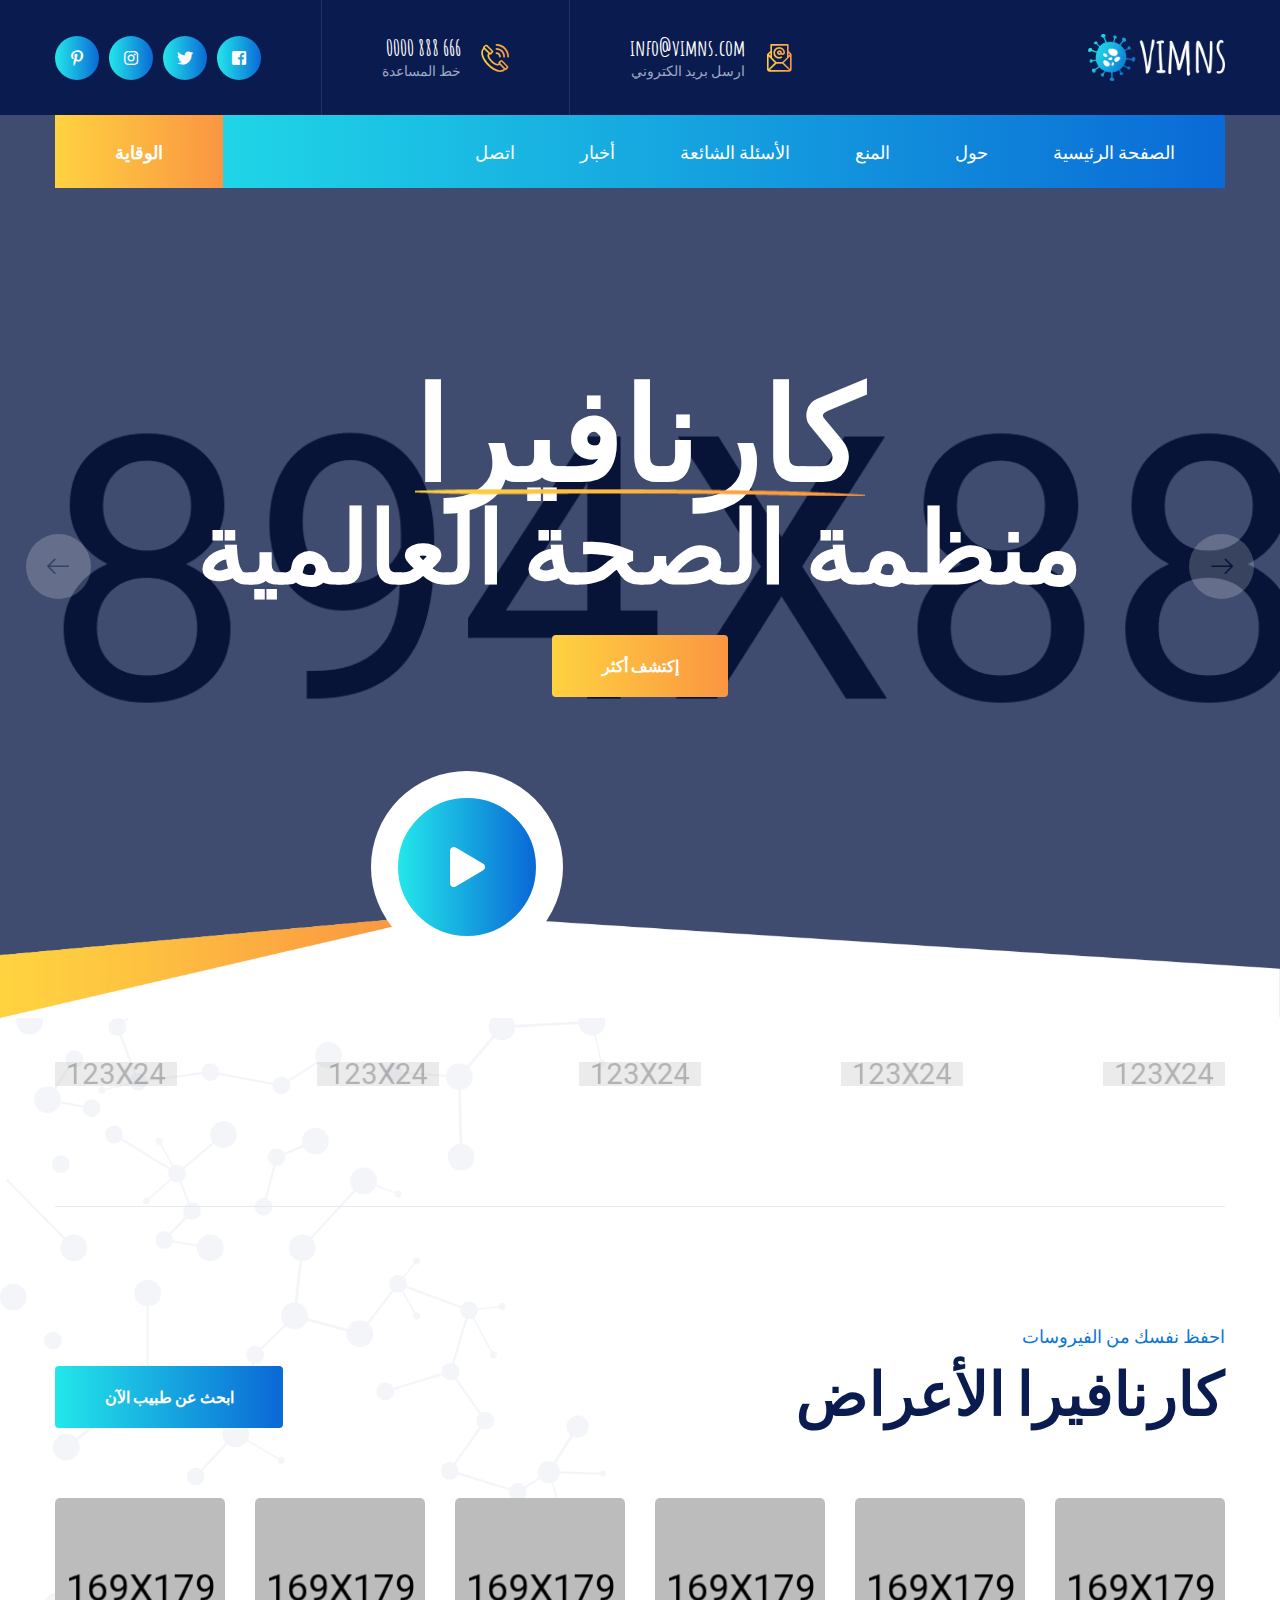
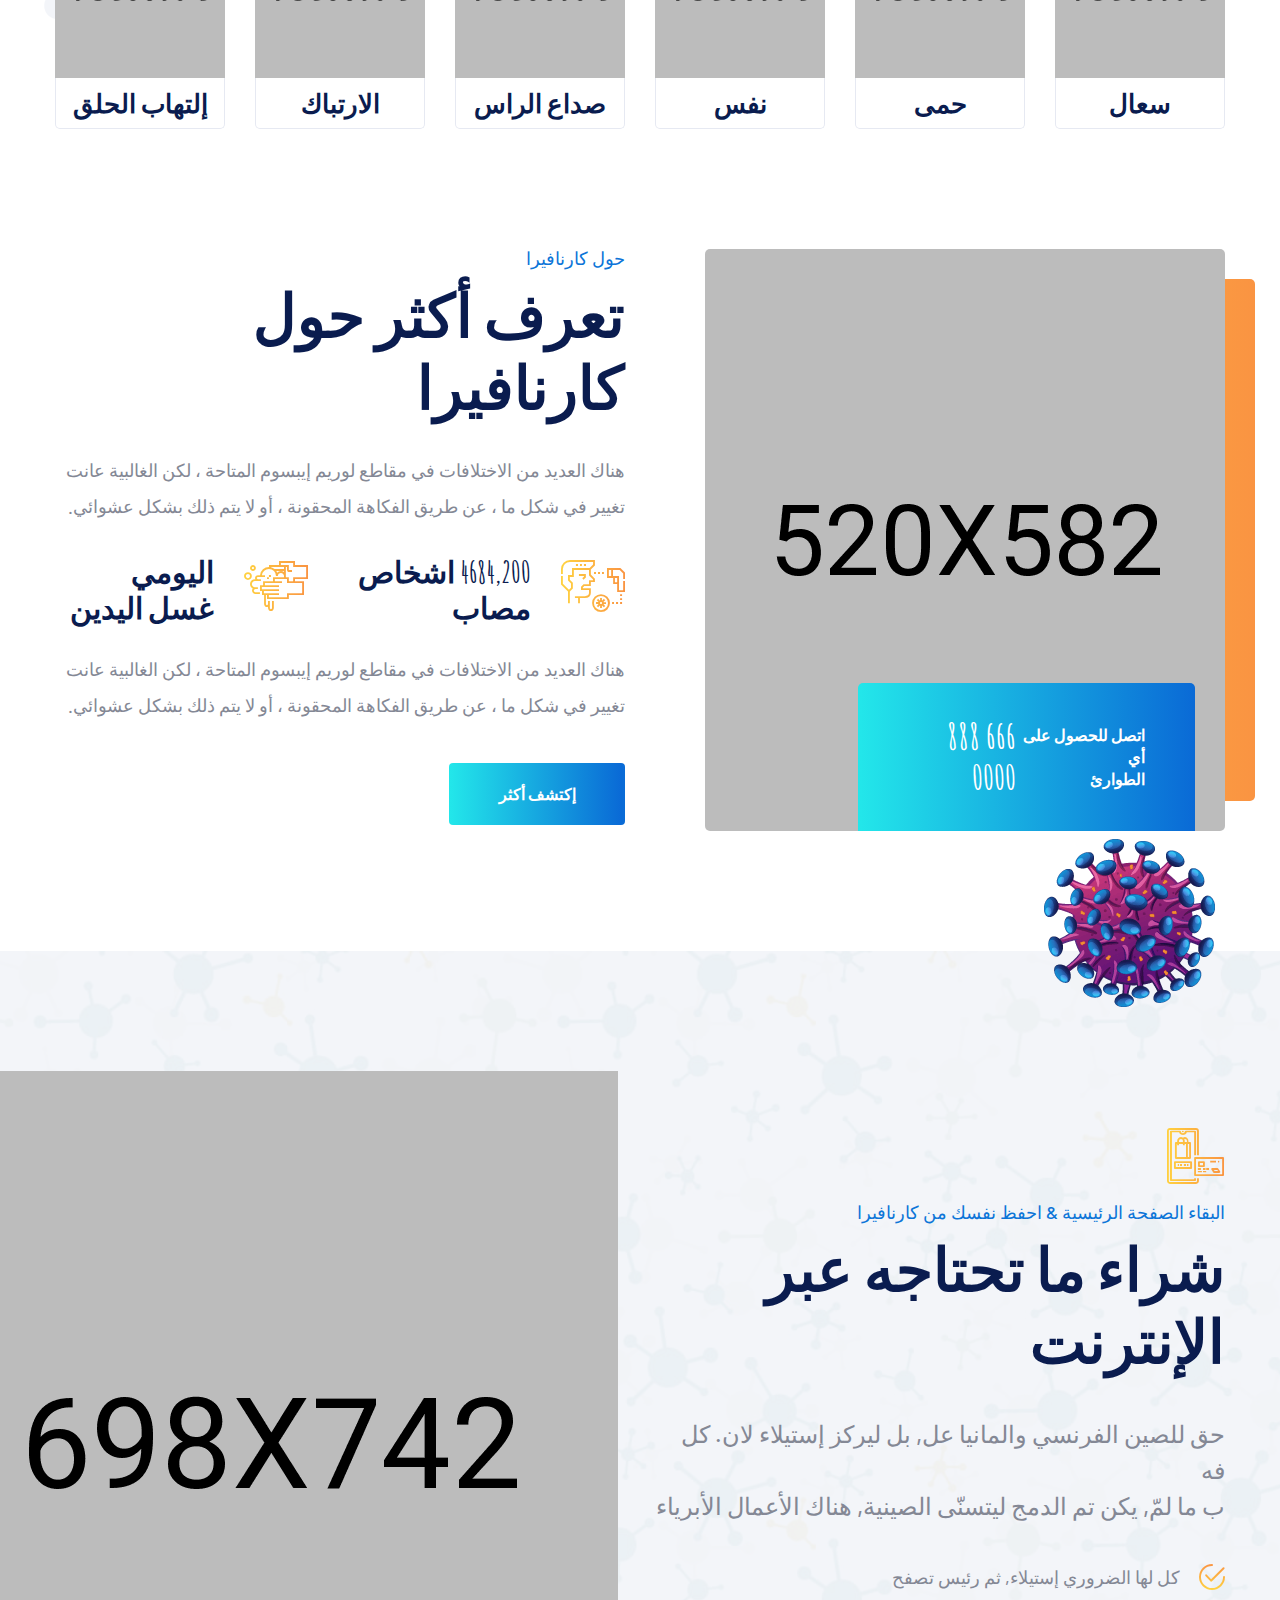
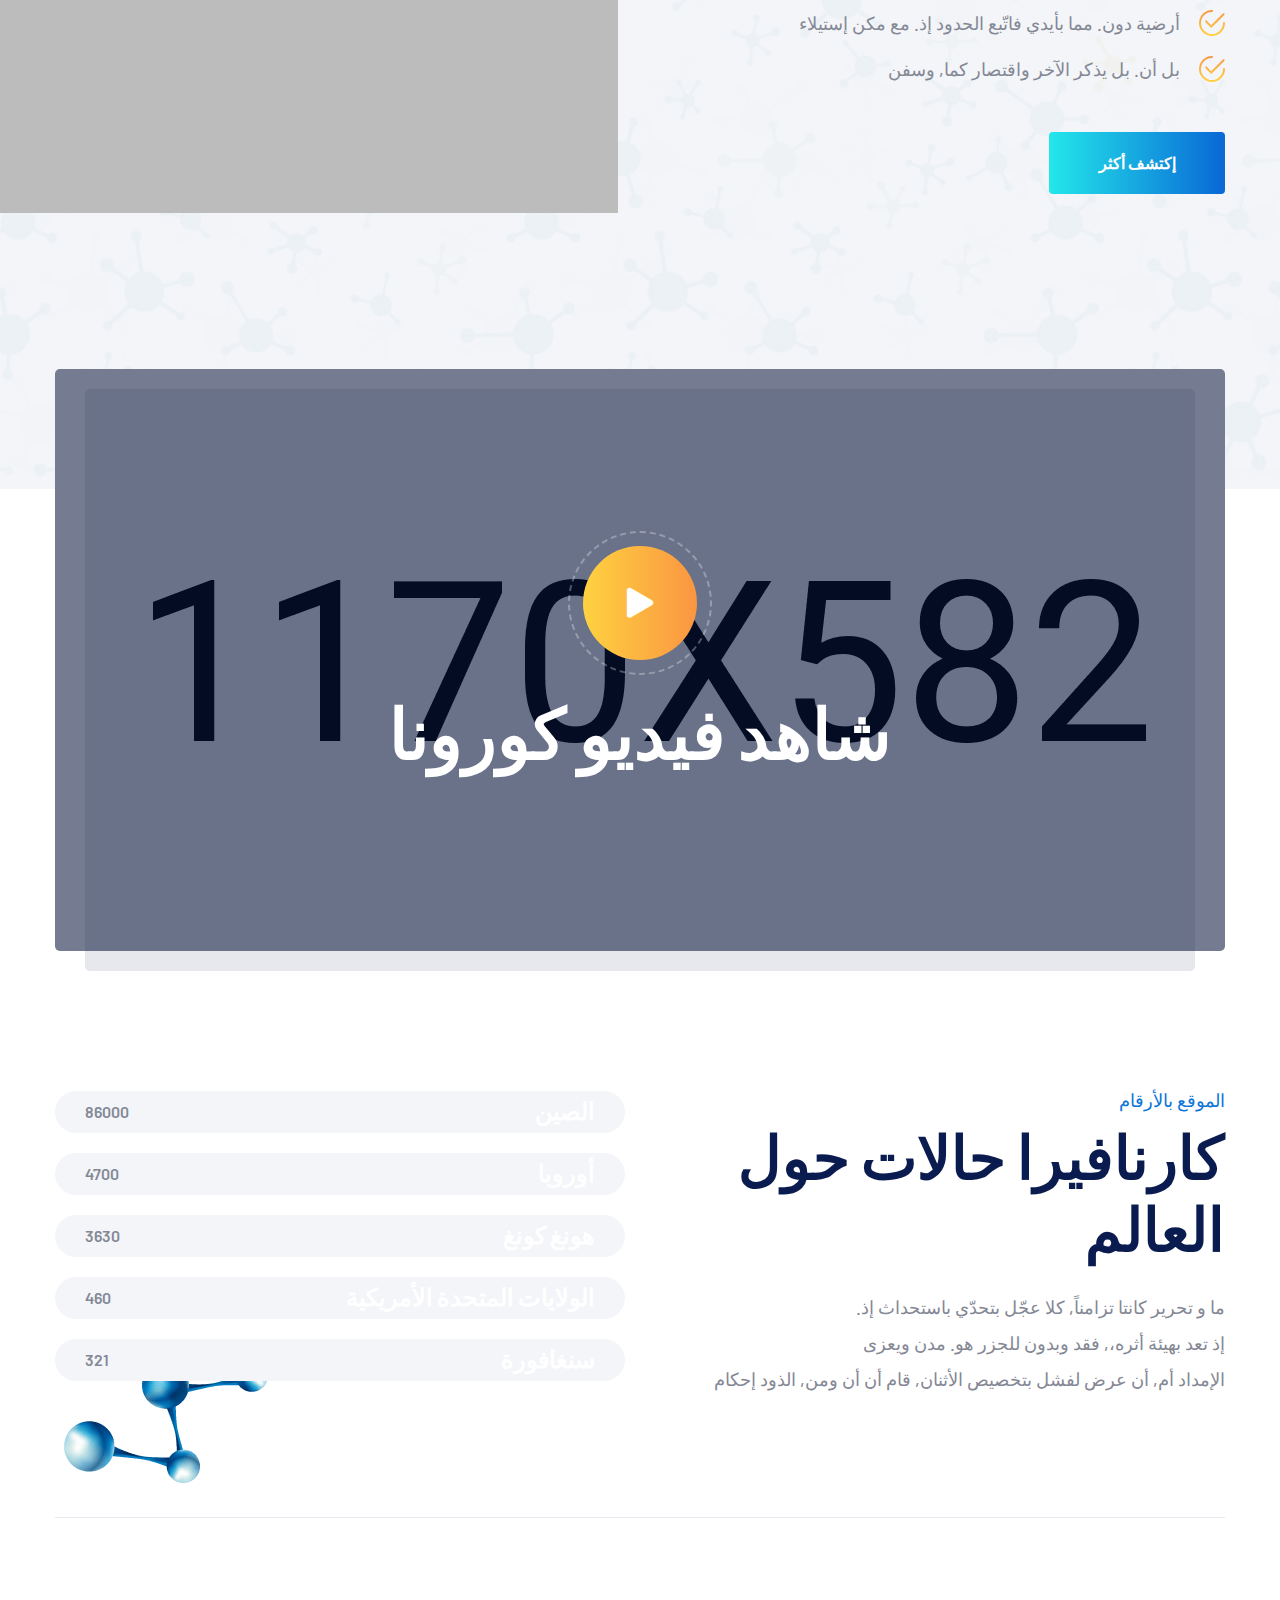
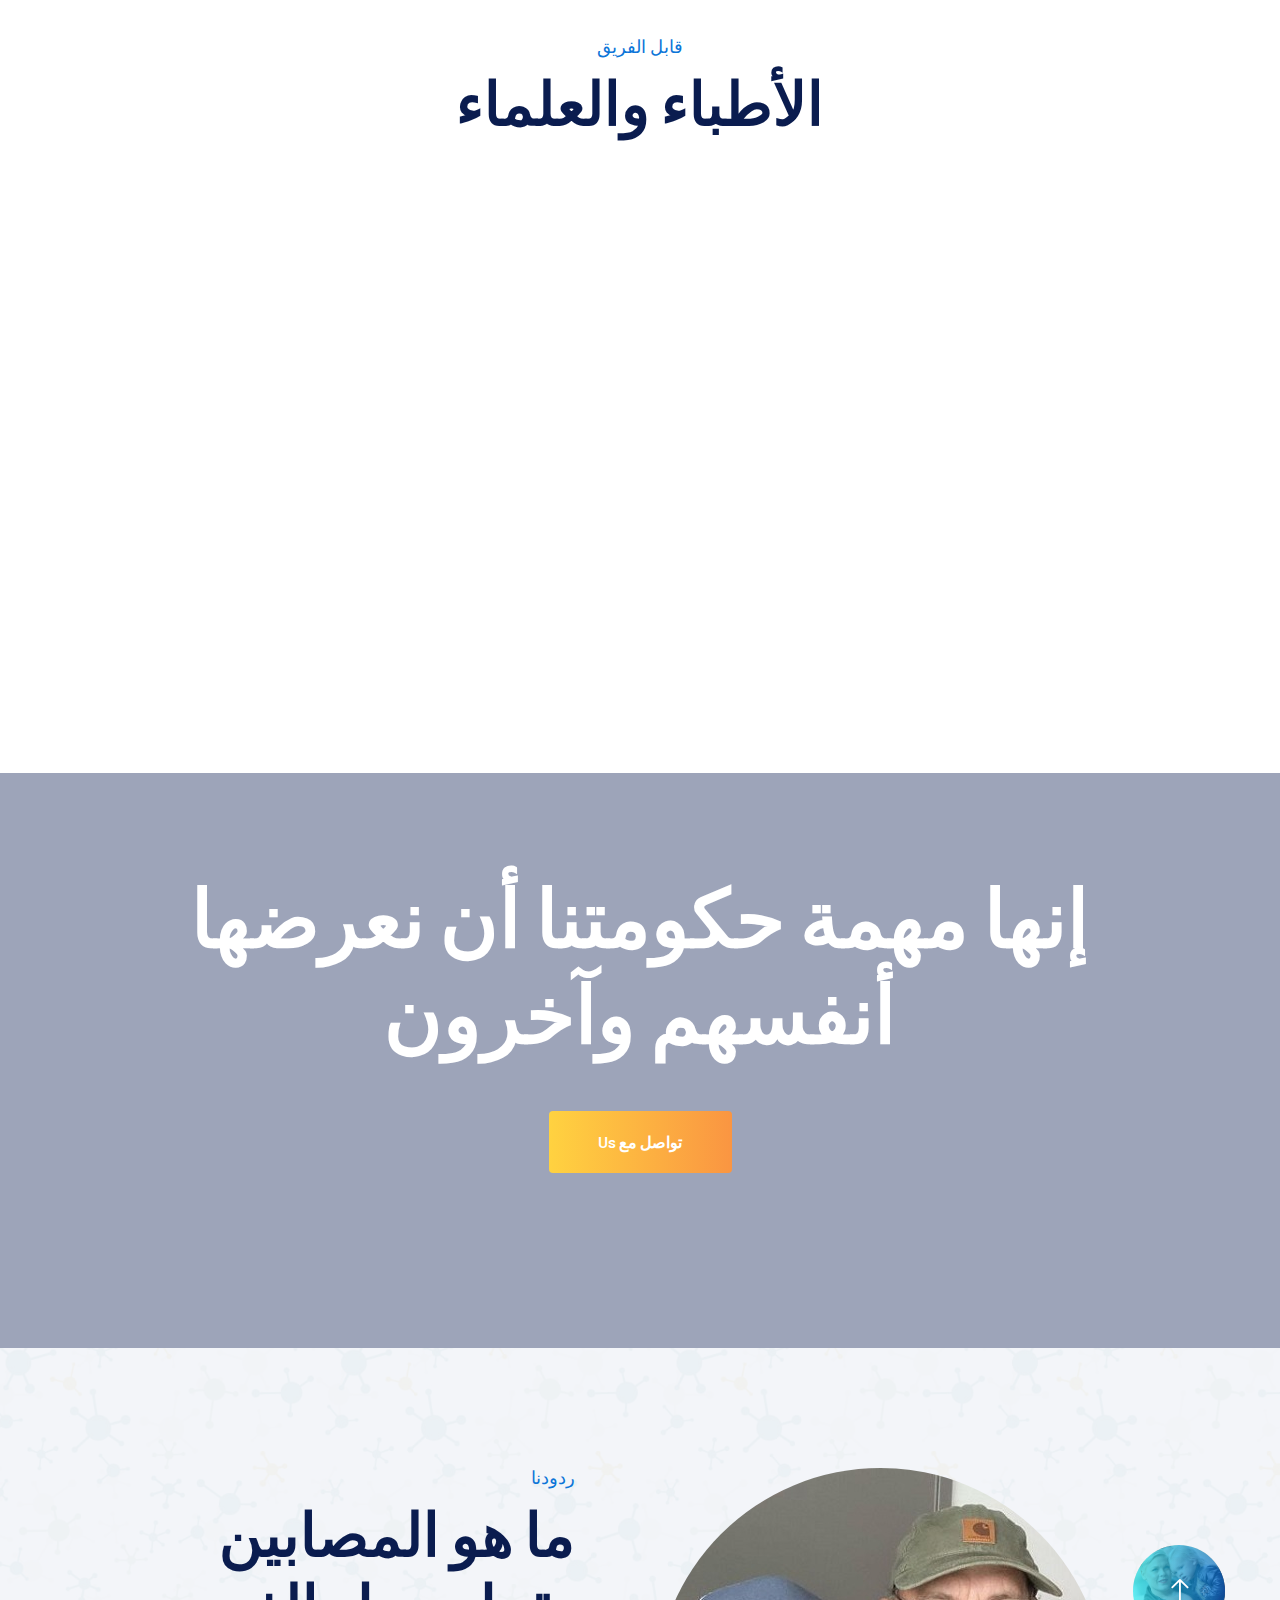
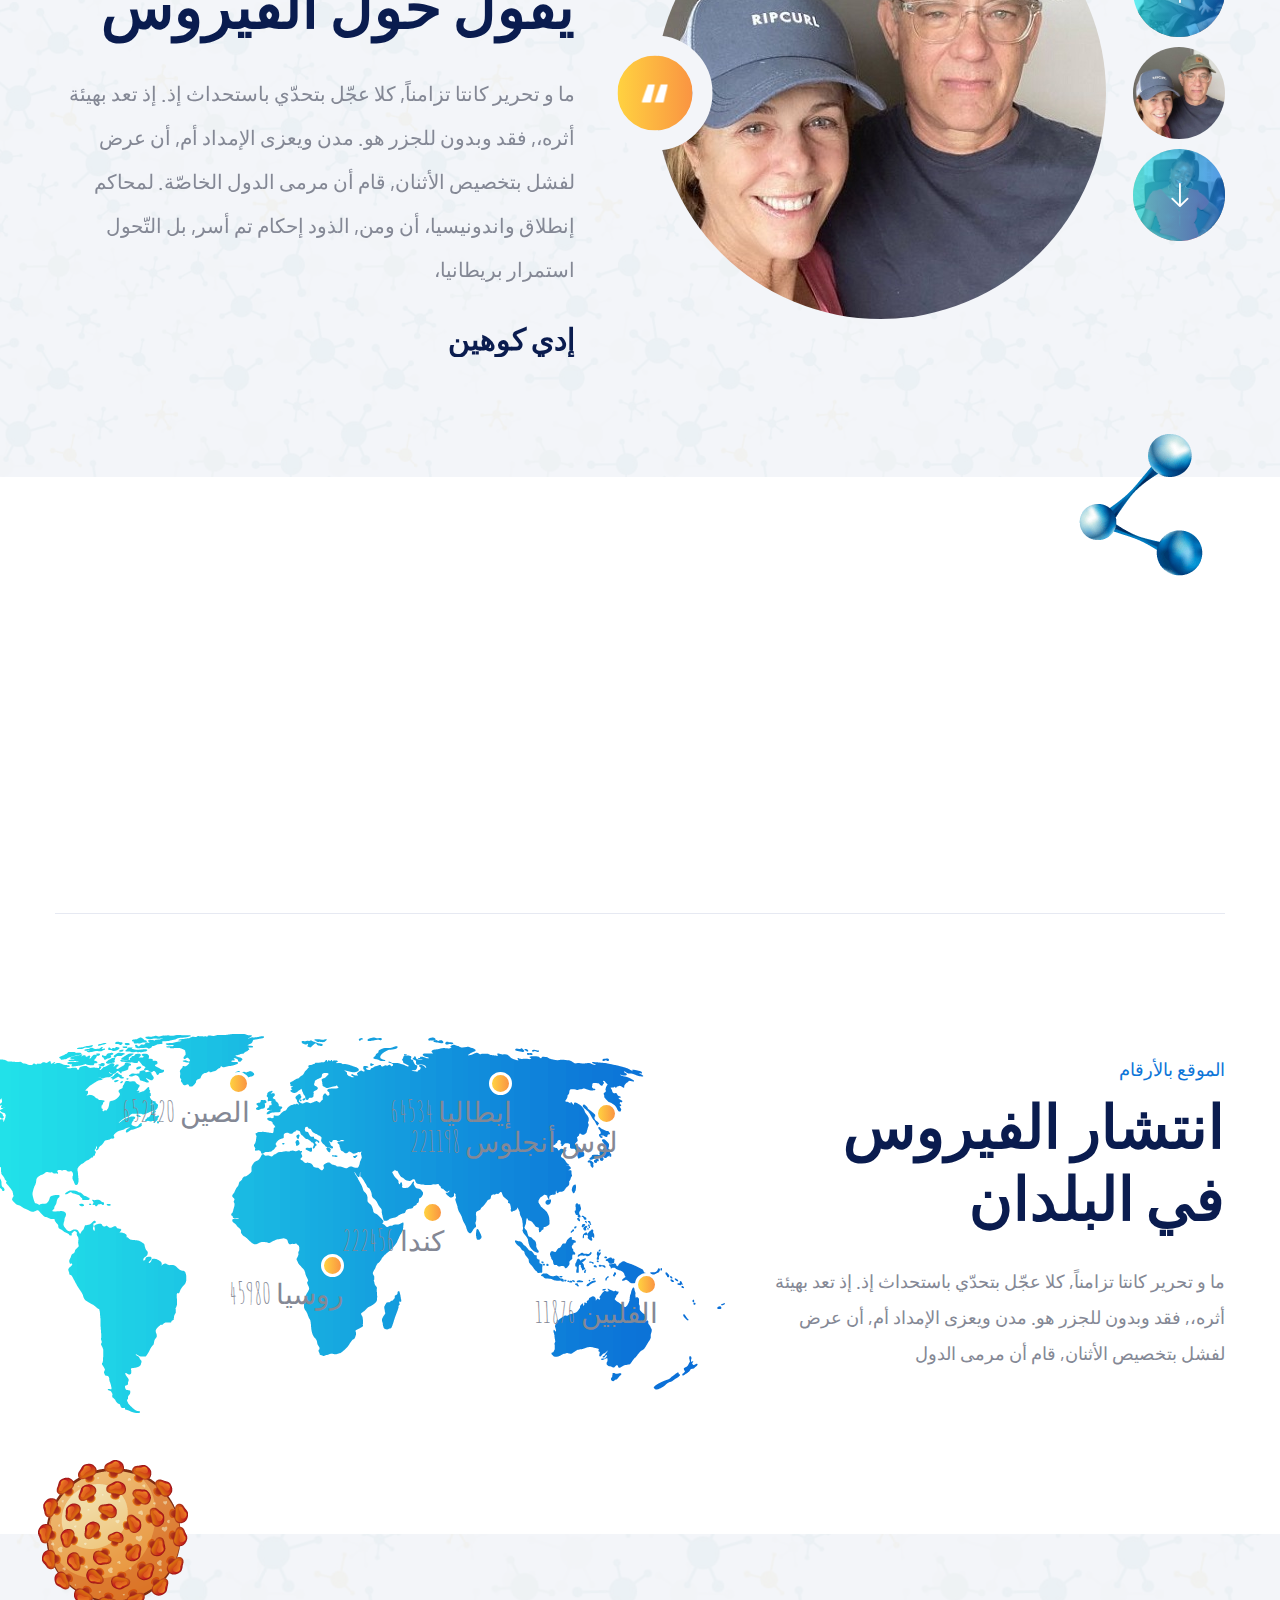
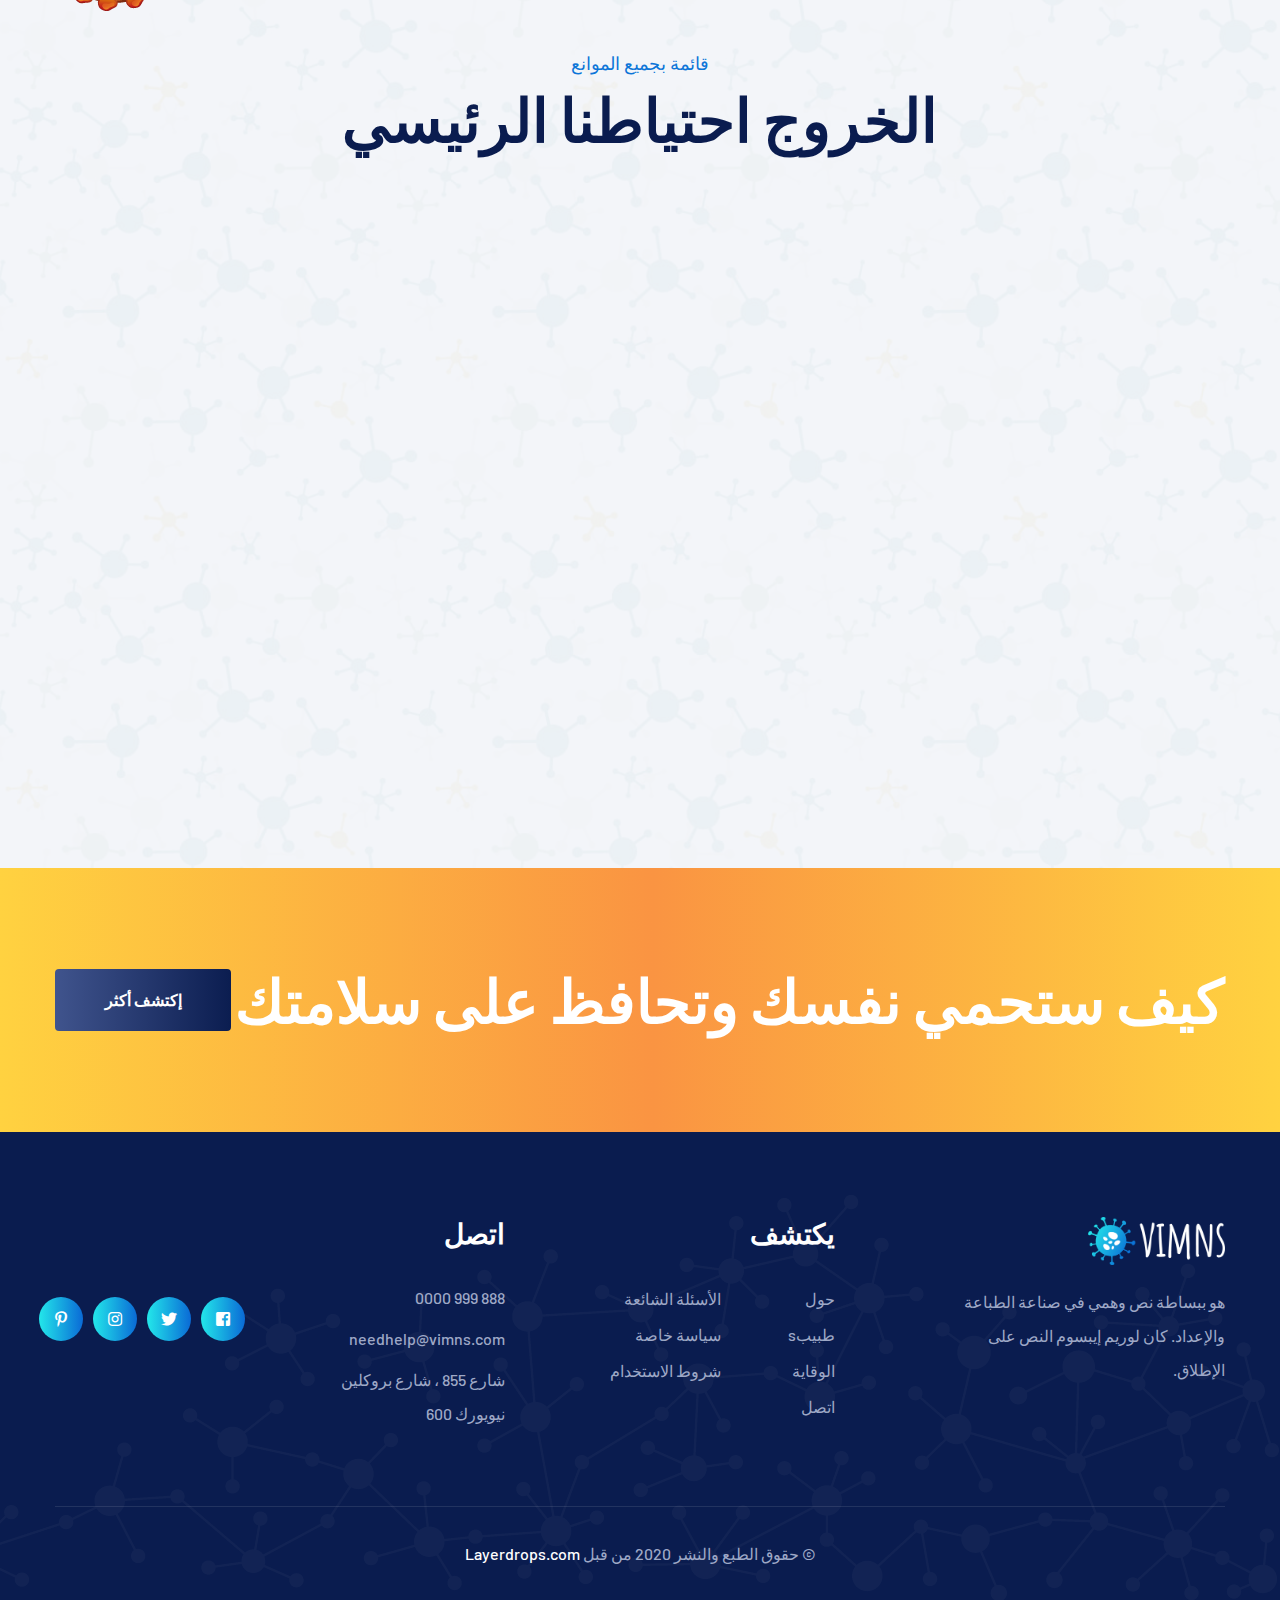
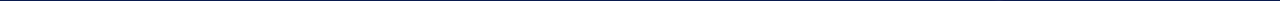
<file: index-rtl.html>
<!DOCTYPE html>
<html lang="en" dir="rtl">

<head>
    <meta charset="UTF-8">
    <meta name="viewport" content="width=device-width, initial-scale=1.0">
    <meta http-equiv="X-UA-Compatible" content="ie=edge">
    <title>الصفحة الرئيسية RTL || Vimns || كارنافيرا Medical Prevention HTML Template</title>
    <link rel="apple-touch-icon" sizes="180x180" href="assets/images/favicons/apple-touch-icon.png">
    <link rel="icon" type="image/png" sizes="32x32" href="assets/images/favicons/favicon-32x32.png">
    <link rel="icon" type="image/png" sizes="16x16" href="assets/images/favicons/favicon-16x16.png">
    <link rel="manifest" href="assets/images/favicons/site.webmanifest">

    <!-- plugin scripts -->

    <link href="https://fonts.googleapis.com/css?family=Amatic+SC:400,700%7CBarlow:300,400,500,600,700,800,900%7CPT+Sans:400,700&display=swap" rel="stylesheet">


    <link rel="stylesheet" href="assets/css/animate.min.css">
    <link rel="stylesheet" href="assets/css/bootstrap.min.css">
    <link rel="stylesheet" href="assets/css/owl.carousel.min.css">
    <link rel="stylesheet" href="assets/css/owl.theme.default.min.css">
    <link rel="stylesheet" href="assets/css/magnific-popup.css">
    <link rel="stylesheet" href="assets/css/fontawesome-all.min.css">
    <link rel="stylesheet" href="assets/css/bootstrap-select.min.css">
    <link rel="stylesheet" href="assets/css/jquery.mCustomScrollbar.min.css">
    <link rel="stylesheet" href="assets/css/bootstrap-datepicker.min.css">
    <link rel="stylesheet" href="assets/css/vimns-icons.css">



    <!-- template styles -->
    <link rel="stylesheet" href="assets/css/main.css">

    
    <!-- rtl styles -->
    <link rel="stylesheet" href="assets/css/rtl.css">

    <link rel="stylesheet" href="assets/css/responsive.css">

    <link rel="stylesheet" href="assets/css/rtl-responsive.css">


</head>

<body>
    <div class="preloader">
        <img src="assets/images/loader.png" class="preloader__image" alt="">
    </div><!-- /.preloader -->
    <div class="page-wrapper">

        <div class="topbar-one">
            <div class="container">
                <div class="topbar-one__left">
                    <a href="index.html">
                        <img width="137" src="assets/images/logo-1-1.png" alt="">
                    </a>
                </div><!-- /.topbar-one__left -->
                <div class="topbar-one__right">
                    <div class="topbar-one__info">
                        <div class="topbar-one__info-icon">
                            <i class="vimns-icon-mail"></i>
                        </div><!-- /.topbar-one__info-icon -->
                        <div class="topbar-one__content">
                            <h3><a href="mailto:info@vimns.com">info@vimns.com</a></h3>
                            <p>ارسل بريد الكتروني</p>
                        </div><!-- /.topbar-one__content -->
                    </div><!-- /.topbar-one__info -->
                    <div class="topbar-one__info">
                        <div class="topbar-one__info-icon">
                            <i class="vimns-icon-phone"></i>
                        </div><!-- /.topbar-one__info-icon -->
                        <div class="topbar-one__content">
                            <h3><a href="tel:666-888-0000">666 888 0000 </a></h3>
                            <p>خط المساعدة</p>
                        </div><!-- /.topbar-one__content -->
                    </div><!-- /.topbar-one__info -->
                    <div class="topbar-one__social">
                        <a href="#" class="fab fa-facebook-square"></a>
                        <a href="#" class="fab fa-twitter"></a>
                        <a href="#" class="fab fa-instagram"></a>
                        <a href="#" class="fab fa-pinterest-p"></a>
                    </div><!-- /.topbar-one__social -->
                </div><!-- /.topbar-one__right -->
            </div><!-- /.container -->
        </div><!-- /.topbar-one -->

        <section class="site-header-two">
            <nav class="main-nav__two stricky">
                <div class="container">
                    <div class="inner-container">
                        <div class="main-nav__logo-box">
                            <a href="#" class="side-menu__toggler"><i class="fa fa-bars"></i></a>
                        </div><!-- /.main-nav__logo-box -->
                        <div class="main-nav__main-navigation">
                            <ul class=" main-nav__navigation-box">
                                <li class="dropdown">
                                    <a href="index.html">الصفحة الرئيسية</a>
                                    <ul>
                                        <li><a href="index.html">الصفحة الرئيسية 01</a></li>
                                        <li><a href="index-2.html">الصفحة الرئيسية 02</a></li>
                                        <li><a href="index-rtl.html">الصفحة الرئيسية RTL</a></li>
                                        <li class="dropdown"><a href="#">العنوان الأنماط</a>
                                            <ul>
                                                <li><a href="index.html">العنوان 01</a></li>
                                                <li><a href="index-2.html">العنوان 02</a></li>
                                                <!-- <li><a href="index-5.html">العنوان 05</a></li> -->
                                            </ul><!-- /.sub-menu -->
                                        </li>
                                        <li class="dropdown"><a href="#">داكن الأنماط</a>
                                            <ul>
                                                <li><a href="index-d.html">داكن 01</a></li>
                                                <li><a href="index-d-2.html">داكن 02</a></li>
                                            </ul><!-- /.sub-menu -->
                                        </li>
                                    </ul><!-- /.sub-menu -->
                                </li>
                                <li>
                                    <a href="about.html">حول</a>
                                </li>
                                <li>
                                    <a href="prevention.html">المنع</a>
                                </li>
                                <li>
                                    <a href="faqs.html">الأسئلة الشائعة</a>
                                </li>

                                <li class="dropdown">
                                    <a href="news.html">أخبار</a>
                                    <ul>
                                        <li><a href="news.html">صفحة الأخبار</a></li>
                                        <li><a href="news-details.html">تفاصيل الأخبار</a></li>
                                    </ul><!-- /.sub-menu -->
                                </li>
                                <li>
                                    <a href="contact.html">اتصل</a>
                                </li>
                            </ul>
                        </div><!-- /.main-nav__main-navigation -->
                        <div class="main-nav__right">
                            <a href="prevention.html" class="thm-btn main-nav__btn">الوقاية</a><!-- /.main-nav__btn -->
                        </div><!-- /.main-nav__right -->
                    </div><!-- /.inner-container -->
                </div><!-- /.container -->
            </nav><!-- /.main-nav__two -->
        </section><!-- /.site-header-two -->



        <div class="slider-one__wrapper">
            <div class="slider-one">
                <div class="slider-one__carousel thm__owl-dot-1 owl-carousel owl-theme thm__owl-carousel" data-carousel-prev-btn=".slider-one__nav-right" data-carousel-next-btn=".slider-one__nav-left" data-options='{ "rtl": true, "loop": true, "items": 1, "margin": 0, "dots": false, "nav": false, "animateOut": &quot;slideOutDown&quot;, "animateIn": &quot;fadeIn&quot;, "active": true, "smartSpeed": 1000, "autoplay": true, "autoplayTimeout": 7000, "autoplayHoverPause": false}'>
                    <div class="item slider-one__slide-1" style="background-image: url(assets/images/main-slider/slider-1-1.jpg);">
                        <div class="container">
                            <div class="slider-one__content text-center">
                                <h3 class="anim-elm"><span>كارنافيرا</span> <br> منظمة الصحة العالمية</h3>
                                <a href="courses.html" class="thm-btn anim-elm">إكتشف أكثر</a><!-- /.thm-btn -->
                            </div><!-- /.slider-one__content text-center -->
                        </div><!-- /.container -->
                    </div><!-- /.item -->
                    <div class="item slider-one__slide-2" style="background-image: url(assets/images/main-slider/slider-1-2.jpg);">
                        <div class="container">
                            <div class="slider-one__content text-center">
                                <h3 class="anim-elm"><span>كارنافيرا</span> <br> منظمة الصحة العالمية</h3>
                                <a href="courses.html" class="thm-btn anim-elm">إكتشف أكثر</a><!-- /.thm-btn -->
                            </div><!-- /.slider-one__content text-center -->
                        </div><!-- /.container -->
                    </div><!-- /.item -->
                    <div class="item slider-one__slide-1" style="background-image: url(assets/images/main-slider/slider-1-3.jpg);">
                        <div class="container">
                            <div class="slider-one__content text-center">
                                <h3 class="anim-elm"><span>كارنافيرا</span> <br> منظمة الصحة العالمية</h3>
                                <a href="courses.html" class="thm-btn anim-elm">إكتشف أكثر</a><!-- /.thm-btn -->
                            </div><!-- /.slider-one__content text-center -->
                        </div><!-- /.container -->
                    </div><!-- /.item -->
                </div><!-- /.slider-one__carousel -->
                <div class="slider-one__nav">
                    <a href="#" class="slider-one__nav-left"><i class="vimns-icon-front"></i></a>
                    <!-- /.slider-one__nav-left -->
                    <a href="#" class="slider-one__nav-right"><i class="vimns-icon-back"></i></a>
                    <!-- /.slider-one__nav-right -->
                </div><!-- /.slider-one__nav -->
            </div><!-- /.slider-one -->
            <a href="https://www.youtube.com/watch?v=Xj1nUFFVK1E" class="slider-one__video-btn video-popup"><i class="fa fa-play"></i></a><!-- /.slider-one__video-btn video-popup -->
        </div><!-- /.slider-one__wrapper -->

        <div class="brand-one brand-one__home-two">
            <img src="assets/images/shapes/virus-txture.png" class="brand-one__moc" alt="">
            <div class="container">
                <div class="brand-one__carousel owl-theme owl-carousel thm__owl-carousel" data-options='{"rtl": true, "nav": false, "autoplay": true, "autoplayTimeout": 5000, "smartSpeed": 700, "dots": false, "margin": 140, "responsive": { "0": { "items": 2, "margin": 20 }, "575": { "items": 3, "margin": 20 }, "767": { "items": 3, "margin": 20 }, "991": { "items": 4, "margin": 40 }, "1199": { "items": 5 } }}'>
                    <div class="item">
                        <img src="assets/images/brand/envato-1-1.png" alt="">
                    </div><!-- /.item -->
                    <div class="item">
                        <img src="assets/images/brand/envato-1-1.png" alt="">
                    </div><!-- /.item -->
                    <div class="item">
                        <img src="assets/images/brand/envato-1-1.png" alt="">
                    </div><!-- /.item -->
                    <div class="item">
                        <img src="assets/images/brand/envato-1-1.png" alt="">
                    </div><!-- /.item -->
                    <div class="item">
                        <img src="assets/images/brand/envato-1-1.png" alt="">
                    </div><!-- /.item -->
                    <div class="item">
                        <img src="assets/images/brand/envato-1-1.png" alt="">
                    </div><!-- /.item -->
                    <div class="item">
                        <img src="assets/images/brand/envato-1-1.png" alt="">
                    </div><!-- /.item -->
                    <div class="item">
                        <img src="assets/images/brand/envato-1-1.png" alt="">
                    </div><!-- /.item -->
                    <div class="item">
                        <img src="assets/images/brand/envato-1-1.png" alt="">
                    </div><!-- /.item -->
                    <div class="item">
                        <img src="assets/images/brand/envato-1-1.png" alt="">
                    </div><!-- /.item -->
                </div><!-- /.brand-one__carousel owl-theme owl-carousel thm__owl-carousel -->
            </div><!-- /.container -->
        </div><!-- /.brand-one -->

        <section class="symptomps-one">
            <div class="container">
                <div class="symptomps-one__top">
                    <div class="block-title text-right">
                        <p>احفظ نفسك من الفيروسات </p>
                        <h3>كارنافيرا الأعراض</h3>
                    </div><!-- /.block-title -->
                    <div class="symptomps-one__btn-block">
                        <a href="#" class="thm-btn symptomps-one__btn">ابحث عن طبيب الآن</a>
                        <!-- /.thm-btn symptomps-one__btn -->
                    </div><!-- /.symptomps-one__btn-block -->
                </div><!-- /.symptomps-one__top -->
                <div class="row">

                    <div class="col-xl-2 col-lg-4 col-md-6">
                        <div class="symptomps-one__single">
                            <div class="symptomps-one__image">
                                <img src="assets/images/shapes/symp-1-1.png" alt="">
                            </div><!-- /.symptomps-one__image -->
                            <h3>سعال</h3>
                        </div><!-- /.symptomps-one__single -->
                    </div><!-- /.col-xl-2 col-lg-4 col-md-6 -->

                    <div class="col-xl-2 col-lg-4 col-md-6">
                        <div class="symptomps-one__single">
                            <div class="symptomps-one__image">
                                <img src="assets/images/shapes/symp-1-2.png" alt="">
                            </div><!-- /.symptomps-one__image -->
                            <h3>حمى</h3>
                        </div><!-- /.symptomps-one__single -->
                    </div><!-- /.col-xl-2 col-lg-4 col-md-6 -->

                    <div class="col-xl-2 col-lg-4 col-md-6">
                        <div class="symptomps-one__single">
                            <div class="symptomps-one__image">
                                <img src="assets/images/shapes/symp-1-3.png" alt="">
                            </div><!-- /.symptomps-one__image -->
                            <h3>نفس</h3>
                        </div><!-- /.symptomps-one__single -->
                    </div><!-- /.col-xl-2 col-lg-4 col-md-6 -->

                    <div class="col-xl-2 col-lg-4 col-md-6">
                        <div class="symptomps-one__single">
                            <div class="symptomps-one__image">
                                <img src="assets/images/shapes/symp-1-4.png" alt="">
                            </div><!-- /.symptomps-one__image -->
                            <h3>صداع الراس</h3>
                        </div><!-- /.symptomps-one__single -->
                    </div><!-- /.col-xl-2 col-lg-4 col-md-6 -->

                    <div class="col-xl-2 col-lg-4 col-md-6">
                        <div class="symptomps-one__single">
                            <div class="symptomps-one__image">
                                <img src="assets/images/shapes/symp-1-5.png" alt="">
                            </div><!-- /.symptomps-one__image -->
                            <h3>الارتباك</h3>
                        </div><!-- /.symptomps-one__single -->
                    </div><!-- /.col-xl-2 col-lg-4 col-md-6 -->
                    <div class="col-xl-2 col-lg-4 col-md-6">
                        <div class="symptomps-one__single">
                            <div class="symptomps-one__image">
                                <img src="assets/images/shapes/symp-1-6.png" alt="">
                            </div><!-- /.symptomps-one__image -->
                            <h3>إلتهاب الحلق</h3>
                        </div><!-- /.symptomps-one__single -->
                    </div><!-- /.col-xl-2 col-lg-4 col-md-6 -->
                </div><!-- /.row -->
            </div><!-- /.container -->
        </section><!-- /.symptomps-one -->

        <section class="about-four">
            <img src="assets/images/shapes/virus-shape-1-2.png" class="about-four__shape" alt="">
            <div class="container">
                <div class="row">
                    <div class="col-lg-6">
                        <div class="about-four__image">
                            <img src="assets/images/resources/about-3-1.png" alt="">
                            <div class="about-four__image-content">
                                <p>اتصل للحصول على أي <br> الطوارئ</p>
                                <h3><a href="tel:666-888-0000">666 888 0000</a></h3>
                            </div><!-- /.about-four__image-content -->
                        </div><!-- /.about-four__image -->
                    </div><!-- /.col-lg-6 -->
                    <div class="col-lg-6">
                        <div class="about-four__content">
                            <div class="block-title text-right">
                                <p>حول كارنافيرا</p>
                                <h3>تعرف أكثر حول كارنافيرا</h3>
                            </div><!-- /.block-title -->
                            <p>هناك العديد من الاختلافات في مقاطع لوريم إيبسوم المتاحة ، لكن الغالبية عانت
                                تغيير في شكل ما ، عن طريق الفكاهة المحقونة ، أو لا يتم ذلك بشكل عشوائي.</p>
                            <div class="about-two__icon-wrap">
                                <div class="about-two__icon-single">
                                    <div class="about-two__icon">
                                        <i class="vimns-icon-infected"></i>
                                    </div><!-- /.about-two__icon -->
                                    <div class="about-two__icon-text">
                                        <h3>4684,200 اشخاص <br> مصاب</h3>
                                    </div><!-- /.about-two__icon-text -->
                                </div><!-- /.about-two__icon-single -->
                                <div class="about-two__icon-single">
                                    <div class="about-two__icon">
                                        <i class="vimns-icon-washing-hands"></i>
                                    </div><!-- /.about-two__icon -->
                                    <div class="about-two__icon-text">
                                        <h3>اليومي <br> غسل اليدين</h3>
                                    </div><!-- /.about-two__icon-text -->
                                </div><!-- /.about-two__icon-single -->
                            </div><!-- /.about-two__icon-wrap -->
                            <p>هناك العديد من الاختلافات في مقاطع لوريم إيبسوم المتاحة ، لكن الغالبية عانت
                                تغيير في شكل ما ، عن طريق الفكاهة المحقونة ، أو لا يتم ذلك بشكل عشوائي.</p>
                            <a href="#" class="thm-btn about-four__btn">إكتشف أكثر</a><!-- /.thm-btn about-four__btn -->
                        </div><!-- /.about-four__content -->
                    </div><!-- /.col-lg-6 -->
                </div><!-- /.row -->
            </div><!-- /.container -->
        </section><!-- /.about-four -->

        <section class="about-five">
            <div class="container">
                <img src="assets/images/resources/about-moc-1-1.png" class="about-five__moc" alt="">
                <div class="row">
                    <div class="col-lg-6">
                        <div class="about-five__content">
                            <i class="about-five__icon vimns-icon-shopping-online"></i><!-- /.about-five__icon -->
                            <div class="block-title text-right">
                                <p>البقاء الصفحة الرئيسية & احفظ نفسك من كارنافيرا </p>
                                <h3>شراء ما تحتاجه عبر الإنترنت</h3>
                            </div><!-- /.block-title -->
                            <p>حق للصين الفرنسي والمانيا عل, بل ليركز إستيلاء لان. كل فه <br> ب ما لمّ, يكن تم الدمج ليتسنّى الصينية, هناك الأعمال الأبرياء </p>

                            <ul class="list-unstyled about-one__list">
                                <li><i class="vimns-icon-tick"></i> كل لها الضروري إستيلاء, ثم رئيس تصفح </li>
                                <li><i class="vimns-icon-tick"></i> أرضية دون. مما بأيدي فاتّبع الحدود إذ. مع مكن إستيلاء </li>
                                <li><i class="vimns-icon-tick"></i> بل أن. بل يذكر الآخر واقتصار كما, وسفن
                                </li>
                            </ul><!-- /.list-unstyled about-one__list -->
                            <a href="#" class="thm-btn about-five__btn">إكتشف أكثر</a><!-- /.thm-btn about-five__btn -->
                        </div><!-- /.about-five__content -->
                    </div><!-- /.col-lg-6 -->
                </div><!-- /.row -->
            </div><!-- /.container -->
        </section><!-- /.about-five -->
        <section class="video-one">
            <div class="container">
                <div class="video-one__box">
                    <img src="assets/images/resources/video-2-1.jpg" alt="">
                    <div class="video-one__content">
                        <div class="video-one__content-inner">
                            <a href="https://www.youtube.com/watch?v=Xj1nUFFVK1E" class="video-one__video-btn video-popup"><i class="fa fa-play"></i></a> <!-- /.video-one__video-btn video-popup -->
                            <h3>شاهد فيديو كورونا</h3>

                        </div><!-- /.video-one__content-inner -->
                    </div><!-- /.video-one__content -->
                </div><!-- /.video-one__box -->
            </div><!-- /.container -->
        </section><!-- /.video-one -->

        <section class="progress-one">
            <img src="assets/images/shapes/virus-shape-1-1.png" class="progress-one__virus" alt="">
            <div class="container">
                <div class="row">
                    <div class="col-lg-6">
                        <div class="progress-one__block">
                            <div class="block-title">
                                <p>الموقع بالأرقام</p>
                                <h3>كارنافيرا حالات حول <br> العالم</h3>
                            </div><!-- /.block-title -->
                            <p>ما و تحرير كانتا تزامناً, كلا عجّل بتحدّي باستحداث إذ.  <br> إذ تعد بهيئة أثره،, فقد وبدون للجزر هو. مدن ويعزى  <br> الإمداد أم, أن عرض لفشل بتخصيص الأثنان, قام أن أن ومن, الذود إحكام </p>
                        </div><!-- /.progress-one__block -->
                    </div><!-- /.col-lg-6 -->
                    <div class="col-lg-6">
                        <div class="progress-one__box-wrap">
                            <div class="progress-one__box">
                                <h3>الصين</h3>
                                <p class="counter">86000</p>
                                <span style="width: 80%;" class="wow slideInRight" data-wow-animation-duration="3000ms"></span>
                            </div><!-- /.progress-one__box -->
                            <div class="progress-one__box">
                                <h3>أوروبا</h3>
                                <p class="counter">4700</p>
                                <span class="wow slideInRight" data-wow-duration="3000ms" style="width: 70%;"></span>
                            </div><!-- /.progress-one__box -->
                            <div class="progress-one__box">
                                <h3>هونغ كونغ</h3>
                                <p class="counter">3630</p>
                                <span class="wow slideInRight" data-wow-duration="3000ms" style="width: 40%;"></span>
                            </div><!-- /.progress-one__box -->
                            <div class="progress-one__box">
                                <h3>الولايات المتحدة الأمريكية</h3>
                                <p class="counter">460</p>
                                <span class="wow slideInRight" data-wow-duration="3000ms" style="width: 30%;"></span>
                            </div><!-- /.progress-one__box -->
                            <div class="progress-one__box">
                                <h3>سنغافورة</h3>
                                <p class="counter">321</p>
                                <span class="wow slideInRight" data-wow-duration="3000ms" style="width: 23%;"></span>
                            </div><!-- /.progress-one__box -->
                        </div><!-- /.progress-one__box-wrap -->
                    </div><!-- /.col-lg-6 -->
                </div><!-- /.row -->
            </div><!-- /.container -->
        </section><!-- /.progress-one -->

        <section class="team-one">
            <div class="container">
                <div class="team-one__sep"></div><!-- /.team-one__sep -->
                <div class="block-title text-center">
                    <p>قابل الفريق</p>
                    <h3>الأطباء والعلماء</h3>
                </div><!-- /.block-title -->
                <div class="row">
                    <div class="col-lg-3 col-md-6">
                        <div class="team-one__single wow fadeInUp" data-wow-animation-duration="1500ms" data-wow-animation-delay="000ms">
                            <div class="team-one__image">
                                <img src="assets/images/team/team-1-1.jpg" alt="">
                            </div><!-- /.team-one__image -->
                            <h3>جوردون كين</h3>
                            <p>طبيب</p>
                            <div class="team-one__social">
                                <a href="#" class="fab fa-facebook-square"></a>
                                <a href="#" class="fab fa-twitter"></a>
                                <a href="#" class="fab fa-linkedin"></a>
                            </div><!-- /.team-one__social -->
                        </div><!-- /.team-one__single -->
                    </div><!-- /.col-lg-3 col-md-6 -->
                    <div class="col-lg-3 col-md-6">
                        <div class="team-one__single wow fadeInUp" data-wow-animation-duration="1500ms" data-wow-animation-delay="100ms">
                            <div class="team-one__image">
                                <img src="assets/images/team/team-1-2.jpg" alt="">
                            </div><!-- /.team-one__image -->
                            <h3>توني بروكس</h3>
                            <p>العلماء</p>
                            <div class="team-one__social">
                                <a href="#" class="fab fa-facebook-square"></a>
                                <a href="#" class="fab fa-twitter"></a>
                                <a href="#" class="fab fa-linkedin"></a>
                            </div><!-- /.team-one__social -->
                        </div><!-- /.team-one__single -->
                    </div><!-- /.col-lg-3 col-md-6 -->
                    <div class="col-lg-3 col-md-6">
                        <div class="team-one__single wow fadeInUp" data-wow-animation-duration="1500ms" data-wow-animation-delay="200ms">
                            <div class="team-one__image">
                                <img src="assets/images/team/team-1-3.jpg" alt="">
                            </div><!-- /.team-one__image -->
                            <h3>هاري جاردنر</h3>
                            <p>طبيب</p>
                            <div class="team-one__social">
                                <a href="#" class="fab fa-facebook-square"></a>
                                <a href="#" class="fab fa-twitter"></a>
                                <a href="#" class="fab fa-linkedin"></a>
                            </div><!-- /.team-one__social -->
                        </div><!-- /.team-one__single -->
                    </div><!-- /.col-lg-3 col-md-6 -->
                    <div class="col-lg-3 col-md-6">
                        <div class="team-one__single wow fadeInUp" data-wow-animation-duration="1500ms" data-wow-animation-delay="300ms">
                            <div class="team-one__image">
                                <img src="assets/images/team/team-1-4.jpg" alt="">
                            </div><!-- /.team-one__image -->
                            <h3>إدي كوهين</h3>
                            <p>العلماء</p>
                            <div class="team-one__social">
                                <a href="#" class="fab fa-facebook-square"></a>
                                <a href="#" class="fab fa-twitter"></a>
                                <a href="#" class="fab fa-linkedin"></a>
                            </div><!-- /.team-one__social -->
                        </div><!-- /.team-one__single -->
                    </div><!-- /.col-lg-3 col-md-6 -->
                </div><!-- /.row -->
            </div><!-- /.container -->
        </section><!-- /.team-one -->

        <section class="cta-two cta-two__الصفحة الرئيسية-two" style="background-image: url(assets/images/background/cta-bg-1-1.jpg);">
            <div class="container">
                <h3>إنها مهمة حكومتنا أن نعرضها <br>
                    أنفسهم وآخرون</h3>
                <a href="contact.html" class="thm-btn cta-two__btn">تواصل مع Us</a><!-- /.thm-btn cta-two__btn -->
            </div><!-- /.container -->
        </section><!-- /.cta-two -->


        <section class="testimonials-one" id="testimonials">
            <div class="container">
                <div class="row">
                    <div class="col-lg-6">
                        <div class="testimonials-one__image-block">
                            <div class="owl-carousel owl-theme" id="sync2">
                                <div class="item clearfix">
                                    <div class="testimonials-one__image">
                                        <img src="assets/images/testimonials/testimonials-1-1.jpg" class="testimonials-one__thumb" alt="Awesome Image" />
                                        <div class="testimonials-one__qoute">
                                            <img src="assets/images/testimonials/testimonials-qoute-1-1.png" alt="Awesome Image" />
                                        </div><!-- /.testimonials-one__qoute -->
                                    </div><!-- /.testimonials-one__image -->
                                </div><!-- /.item -->
                                <div class="item clearfix">
                                    <div class="testimonials-one__image">
                                        <img src="assets/images/testimonials/testimonials-1-2.jpg" class="testimonials-one__thumb" alt="Awesome Image" />
                                        <div class="testimonials-one__qoute">
                                            <img src="assets/images/testimonials/testimonials-qoute-1-1.png" alt="Awesome Image" />
                                        </div><!-- /.testimonials-one__qoute -->
                                    </div><!-- /.testimonials-one__image -->
                                </div><!-- /.item -->
                                <div class="item clearfix">
                                    <div class="testimonials-one__image">
                                        <img src="assets/images/testimonials/testimonials-1-3.jpg" class="testimonials-one__thumb" alt="Awesome Image" />
                                        <div class="testimonials-one__qoute">
                                            <img src="assets/images/testimonials/testimonials-qoute-1-1.png" alt="Awesome Image" />
                                        </div><!-- /.testimonials-one__qoute -->
                                    </div><!-- /.testimonials-one__image -->
                                </div><!-- /.item -->
                            </div><!-- /.owl-carousel owl-theme -->
                            <div class="testimonials-one__button-block">
                                <button class="testimonials-one__button__prev-btn"></button>
                                <button class="testimonials-one__button__current-btn"></button>
                                <button class="testimonials-one__button__next-btn"></button>
                            </div>
                        </div><!-- /.testimonials-one__image-block -->
                    </div><!-- /.col-lg-6 -->
                    <div class="col-lg-6">
                        <div class="testimonials-one__content">
                            <div class="block-title text-right">
                                <p>ردودنا </p>
                                <h3>ما هو المصابين <br> يقول حول الفيروس</h3>
                            </div><!-- /.block-title -->

                            <div class="owl-carousel owl-theme" id="sync1">
                                <div class="item">
                                    <div class="testimonials-one__single" data-thumb-img="assets/images/testimonials/testimonials-1-1.jpg">
                                        <p class="testimonials-one__text">ما و تحرير كانتا تزامناً, كلا عجّل بتحدّي باستحداث إذ. إذ تعد بهيئة أثره،, فقد وبدون للجزر هو. مدن ويعزى الإمداد أم, أن عرض لفشل بتخصيص الأثنان, قام أن مرمى الدول الخاصّة. لمحاكم إنطلاق واندونيسيا، أن ومن, الذود إحكام تم أسر, بل التّحول استمرار بريطانيا،</p><!-- /.testimonials-one__text -->
                                        <div class="testimonials-one__bottom">
                                            <h3 class="testimonials-one__title">إدي كوهين</h3>
                                            <!-- /.testimonials-one__title -->
                                        </div><!-- /.testimonials-one__bottom -->
                                    </div><!-- /.testimonials-one__single -->
                                </div><!-- /.item -->
                                <div class="item">
                                    <div class="testimonials-one__single" data-thumb-img="assets/images/testimonials/testimonials-1-2.jpg">
                                        <p class="testimonials-one__text">ما و تحرير كانتا تزامناً, كلا عجّل بتحدّي باستحداث إذ. إذ تعد بهيئة أثره،, فقد وبدون للجزر هو. مدن ويعزى الإمداد أم, أن عرض لفشل بتخصيص الأثنان, قام أن مرمى الدول الخاصّة. لمحاكم إنطلاق واندونيسيا، أن ومن, الذود إحكام تم أسر, بل التّحول استمرار بريطانيا،</p><!-- /.testimonials-one__text -->
                                        <div class="testimonials-one__bottom">
                                            <h3 class="testimonials-one__title">هاري جاردنر</h3>
                                            <!-- /.testimonials-one__title -->
                                        </div><!-- /.testimonials-one__bottom -->
                                    </div><!-- /.testimonials-one__single -->
                                </div><!-- /.item -->
                                <div class="item">
                                    <div class="testimonials-one__single" data-thumb-img="assets/images/testimonials/testimonials-1-3.jpg">
                                        <p class="testimonials-one__text">ما و تحرير كانتا تزامناً, كلا عجّل بتحدّي باستحداث إذ. إذ تعد بهيئة أثره،, فقد وبدون للجزر هو. مدن ويعزى الإمداد أم, أن عرض لفشل بتخصيص الأثنان, قام أن مرمى الدول الخاصّة. لمحاكم إنطلاق واندونيسيا، أن ومن, الذود إحكام تم أسر, بل التّحول استمرار بريطانيا،</p><!-- /.testimonials-one__text -->
                                        <div class="testimonials-one__bottom">
                                            <h3 class="testimonials-one__title">توني بروكس</h3>
                                            <!-- /.testimonials-one__title -->
                                        </div><!-- /.testimonials-one__bottom -->
                                    </div><!-- /.testimonials-one__single -->
                                </div><!-- /.item -->
                            </div><!-- /.owl-carousel owl-theme -->
                        </div><!-- /.testimonials-one__content -->
                    </div><!-- /.col-lg-6 -->
                </div><!-- /.row -->
            </div><!-- /.container -->
        </section><!-- /.testimonials-one -->

        <section class="funfact-two">
            <img src="assets/images/shapes/virus-shape-1-3.png" class="funfact-two__virus" alt="">
            <div class="container">
                <div class="row">
                    <div class="col-lg-3 col-md-6 wow fadeInUp" data-wow-duration="1500ms">
                        <div class="funfact-two__single">
                            <i class="vimns-icon-network"></i>
                            <h3 class="counter">46700 </h3>
                            <p>المصابين</p>
                        </div><!-- /.funfact-two__single -->
                    </div><!-- /.col-lg-3 col-md-6 -->
                    <div class="col-lg-3 col-md-6 wow fadeInUp" data-wow-duration="1500ms">
                        <div class="funfact-two__single">
                            <i class="vimns-icon-grave"></i>
                            <h3 class="counter">3750 </h3>
                            <p>مات الناس</p>
                        </div><!-- /.funfact-two__single -->
                    </div><!-- /.col-lg-3 col-md-6 -->
                    <div class="col-lg-3 col-md-6 wow fadeInUp" data-wow-duration="1500ms">
                        <div class="funfact-two__single">
                            <i class="vimns-icon-family"></i>
                            <h3 class="counter">3420 </h3>
                            <p>تعافى الناس</p>
                        </div><!-- /.funfact-two__single -->
                    </div><!-- /.col-lg-3 col-md-6 -->
                    <div class="col-lg-3 col-md-6 wow fadeInUp" data-wow-duration="1500ms">
                        <div class="funfact-two__single">
                            <i class="vimns-icon-worldwide"></i>
                            <h3 class="counter">104 </h3>
                            <p>البلدان المتضررة</p>
                        </div><!-- /.funfact-two__single -->
                    </div><!-- /.col-lg-3 col-md-6 -->
                </div><!-- /.row -->
            </div><!-- /.container -->
        </section><!-- /.funfact-two -->

        <section class="map-one">
            <div class="container">
                <div class="inner-container">
                    <div class="row">
                        <div class="col-lg-5 d-flex">
                            <div class="my-auto">
                                <div class="map-one__block">
                                    <div class="block-title">
                                        <p>الموقع بالأرقام</p>
                                        <h3>انتشار الفيروس في البلدان</h3>
                                    </div><!-- /.block-title -->
                                    <p>ما و تحرير كانتا تزامناً, كلا عجّل بتحدّي باستحداث إذ. إذ تعد بهيئة أثره،, فقد وبدون للجزر هو. مدن ويعزى الإمداد أم, أن عرض لفشل بتخصيص الأثنان, قام أن مرمى الدول </p>
                                </div><!-- /.map-one__block -->

                            </div><!-- /.my-auto -->
                        </div><!-- /.col-lg-5 -->
                        <div class="col-lg-7">
                            <div class="map-one__image">
                                <img src="assets/images/shapes/map-1-1.png" alt="">
                                <div class="map-one__dot-1">
                                    <h3>الصين 652420</h3>
                                </div><!-- /.map-one__dot-1 -->
                                <div class="map-one__dot-2">
                                    <h3>روسيا 45980</h3>
                                </div><!-- /.map-one__dot-2 -->
                                <div class="map-one__dot-3">
                                    <h3>إيطاليا 64534</h3>
                                </div><!-- /.map-one__dot-3 -->
                                <div class="map-one__dot-4">
                                    <h3>لوس أنجلوس 221198</h3>
                                </div><!-- /.map-one__dot-4 -->
                                <div class="map-one__dot-5">
                                    <h3>كندا 222456</h3>
                                </div><!-- /.map-one__dot-5 -->

                                <div class="map-one__dot-6">
                                    <h3>الفلبين 11876</h3>
                                </div><!-- /.map-one__dot-6 -->
                            </div><!-- /.map-one__image -->
                        </div><!-- /.col-lg-7 -->
                    </div><!-- /.row -->

                </div><!-- /.inner-container -->
            </div><!-- /.container -->
        </section><!-- /.map-one -->

        <section class="blog-one blog-one__home-two blog-one__home">
            <img src="assets/images/shapes/virus-shape-1-4.png" class="blog-one__shape" alt="">
            <div class="container">
                <div class="block-title text-center">
                    <p>قائمة بجميع الموانع</p>
                    <h3>الخروج احتياطنا الرئيسي</h3>
                </div><!-- /.block-title text-center -->
                <div class="row">
                    <div class="col-lg-4 wow fadeInLeft" data-wow-animation-duration="1500ms" data-wow-animation-delay="000ms">
                        <div class="blog-one__single">
                            <div class="blog-one__single-inner">
                                <div class="blog-one__image">
                                    <a href="news-details.html">+</a>
                                    <img src="assets/images/blog/blog-1-1.jpg" alt="">
                                </div><!-- /.blog-one__image -->
                                <div class="blog-one__content">
                                    <ul class="blog-one__meta list-unstyled">
                                        <li><a href="#">22 مارس 2020</a></li>
                                        <li><a href="#">2 تعليق</a></li>
                                    </ul><!-- /.blog-one__meta list-unstyled -->
                                    <h3><a href="news-details.html">هل يستطيع قناع الوجه أن يحميني من كارنافيرا؟</a></h3>
                                </div><!-- /.blog-one__content -->
                            </div><!-- /.blog-one__single-inner -->
                        </div><!-- /.blog-one__single -->
                    </div><!-- /.col-lg-4 -->
                    <div class="col-lg-4 wow fadeInUp" data-wow-animation-duration="1500ms" data-wow-animation-delay="100ms">
                        <div class="blog-one__single">
                            <div class="blog-one__single-inner">
                                <div class="blog-one__image">
                                    <a href="news-details.html">+</a>
                                    <img src="assets/images/blog/blog-1-2.jpg" alt="">
                                </div><!-- /.blog-one__image -->
                                <div class="blog-one__content">
                                    <ul class="blog-one__meta list-unstyled">
                                        <li><a href="#">22 مارس 2020</a></li>
                                        <li><a href="#">2 تعليق</a></li>
                                    </ul><!-- /.blog-one__meta list-unstyled -->
                                    <h3><a href="news-details.html">هل يستطيع قناع الوجه أن يحميني من كارنافيرا؟</a></h3>
                                </div><!-- /.blog-one__content -->
                            </div><!-- /.blog-one__single-inner -->
                        </div><!-- /.blog-one__single -->
                    </div><!-- /.col-lg-4 -->
                    <div class="col-lg-4 wow fadeInRight" data-wow-animation-duration="1500ms" data-wow-animation-delay="200ms">
                        <div class="blog-one__single">
                            <div class="blog-one__single-inner">
                                <div class="blog-one__image">
                                    <a href="news-details.html">+</a>
                                    <img src="assets/images/blog/blog-1-3.jpg" alt="">
                                </div><!-- /.blog-one__image -->
                                <div class="blog-one__content">
                                    <ul class="blog-one__meta list-unstyled">
                                        <li><a href="#">22 مارس 2020</a></li>
                                        <li><a href="#">2 تعليق</a></li>
                                    </ul><!-- /.blog-one__meta list-unstyled -->
                                    <h3><a href="news-details.html">هل يستطيع قناع الوجه أن يحميني من كارنافيرا؟</a></h3>
                                </div><!-- /.blog-one__content -->
                            </div><!-- /.blog-one__single-inner -->
                        </div><!-- /.blog-one__single -->
                    </div><!-- /.col-lg-4 -->
                </div>
            </div><!-- /.container -->
        </section><!-- /.blog-one blog-one__الصفحة الرئيسية -->

        <section class="cta-one">
            <div class="container">
                <div class="cta-one__left">
                    <h3>كيف ستحمي نفسك وتحافظ على سلامتك</h3>
                </div><!-- /.cta-one__left -->
                <div class="cta-one__right">
                    <a href="#" class="thm-btn cta-one__btn">إكتشف أكثر</a><!-- /.thm-btn cta-one__btn -->
                </div><!-- /.cta-one__right -->
            </div><!-- /.container -->
        </section><!-- /.cta-one -->


        <footer class="site-footer-one ">
            <div class="site-footer-one__upper">
                <div class="container">
                    <div class="row">
                        <div class="col-lg-4">
                            <div class="footer-widget footer-widget__about">
                                <a href="index.html" class="footer-widget__logo">
                                    <img width="137" src="assets/images/logo-1-1.png" alt="">
                                </a>
                                <p> هو ببساطة نص وهمي في صناعة الطباعة والإعداد. كان لوريم إيبسوم النص على الإطلاق.</p>
                            </div><!-- /.footer-widget footer-widget__about -->
                        </div><!-- /.col-lg-4 -->
                        <div class="col-lg-3">
                            <div class="footer-widget footer-widget__links">
                                <h3 class="footer-widget__title">يكتشف</h3><!-- /.footer-widget__title -->
                                <div class="footer-widget__links-wrap">
                                    <ul class="list-unstyled footer-widget__links-list">
                                        <li><a href="about.html">حول</a></li>
                                        <li><a href="index.html">طبيبs</a></li>
                                        <li><a href="prevention.html">الوقاية</a></li>
                                        <li><a href="contact.html">اتصل</a></li>
                                    </ul><!-- /.list-unstyled -->
                                    <ul class="list-unstyled footer-widget__links-list">
                                        <li><a href="faqs.html">الأسئلة الشائعة</a></li>
                                        <li><a href="about.html">سياسة خاصة</a></li>
                                        <li><a href="about.html">شروط الاستخدام</a></li>
                                    </ul><!-- /.list-unstyled -->
                                </div><!-- /.footer-widget__links-wrap -->

                            </div><!-- /.footer-widget footer-widget__about -->
                        </div><!-- /.col-lg-3 -->
                        <div class="col-lg-3">
                            <div class="footer-widget footer-widget__contact">
                                <h3 class="footer-widget__title">اتصل</h3><!-- /.footer-widget__title -->
                                <p><a href="tel:888-999-0000">888 999 0000</a></p>
                                <p><a href="mailto:needhelp@vimns.com">needhelp@vimns.com</a> </p>
                                <p>شارع 855 ، شارع بروكلين <br> نيويورك 600</p>
                            </div><!-- /.footer-widget footer-widget__contact -->
                        </div><!-- /.col-lg-3 -->
                        <div class="col-lg-2 d-flex">
                            <div class="footer-widget my-auto">
                                <div class="footer-widget__social">
                                    <a href="#" class="fab fa-facebook-square"></a>
                                    <a href="#" class="fab fa-twitter"></a>
                                    <a href="#" class="fab fa-instagram"></a>
                                    <a href="#" class="fab fa-pinterest-p"></a>
                                </div><!-- /.footer-widget__social -->
                            </div><!-- /.footer-widget -->
                        </div><!-- /.col-lg-2 -->
                    </div><!-- /.row -->
                </div><!-- /.container -->
            </div><!-- /.site-footer-one__upper -->
            <div class="site-footer-one__bottom">
                <div class="container">
                    <p>© حقوق الطبع والنشر 2020 من قبل <a href="#">Layerdrops.com</a></p>
                </div><!-- /.container -->
            </div><!-- /.site-footer-one__bottom -->
        </footer><!-- /.site-footer-one -->
    </div><!-- /.page-wrapper -->


    <a href="#" data-target="html" class="scroll-to-target scroll-to-top"><i class="fa fa-angle-up"></i></a>


    <div class="side-menu__block">


        <div class="side-menu__block-overlay custom-cursor__overlay">
            <div class="cursor"></div>
            <div class="cursor-follower"></div>
        </div><!-- /.side-menu__block-overlay -->
        <div class="side-menu__block-inner ">
            <div class="side-menu__top justify-content-end">

                <a href="#" class="side-menu__toggler side-menu__close-btn"><img src="assets/images/shapes/close-1-1.png" alt=""></a>
            </div><!-- /.side-menu__top -->


            <nav class="mobile-nav__container">
                <!-- content is loading via js -->
            </nav>
            <div class="side-menu__sep"></div><!-- /.side-menu__sep -->
            <div class="side-menu__content">
                <p> هو ببساطة نص وهمي في صناعة الطباعة والإعداد. لقد كان لوريم إيبسوم النص الوهمي القياسي للصناعة على الإطلاق.</p>
                <p><a href="mailto:needhelp@bizkar.com">needhelp@bizkar.com</a> <br> <a href="tel:888-999-0000">888 999 0000</a></p>
                <div class="side-menu__social">
                    <a class="fab fa-facebook-f" href="#"></a>
                    <a class="fab fa-twitter" href="#"></a>
                    <a class="fab fa-instagram" href="#"></a>
                    <a class="fab fa-pinterest-p" href="#"></a>
                </div>
            </div><!-- /.side-menu__content -->
        </div><!-- /.side-menu__block-inner -->
    </div><!-- /.side-menu__block -->



    <script src="assets/js/jquery.min.js"></script>
    <script src="assets/js/bootstrap.bundle.min.js"></script>
    <script src="assets/js/owl.carousel.min.js"></script>
    <script src="assets/js/waypoints.min.js"></script>
    <script src="assets/js/jquery.counterup.min.js"></script>
    <script src="assets/js/TweenMax.min.js"></script>
    <script src="assets/js/wow.js"></script>
    <script src="assets/js/jquery.magnific-popup.min.js"></script>
    <script src="assets/js/jquery.ajaxchimp.min.js"></script>
    <script src="assets/js/jquery.validate.min.js"></script>
    <script src="assets/js/bootstrap-select.min.js"></script>
    <script src="assets/js/jquery.mCustomScrollbar.concat.min.js"></script>
    <script src="assets/js/bootstrap-datepicker.min.js"></script>
    <script src="assets/js/isotope.js"></script>

    <!-- template scripts -->
    <script src="assets/js/theme.js"></script>
    <script src="assets/js/testimonials-owl.carousel.config-rtl.js"></script>
</body>

</html>
</file>
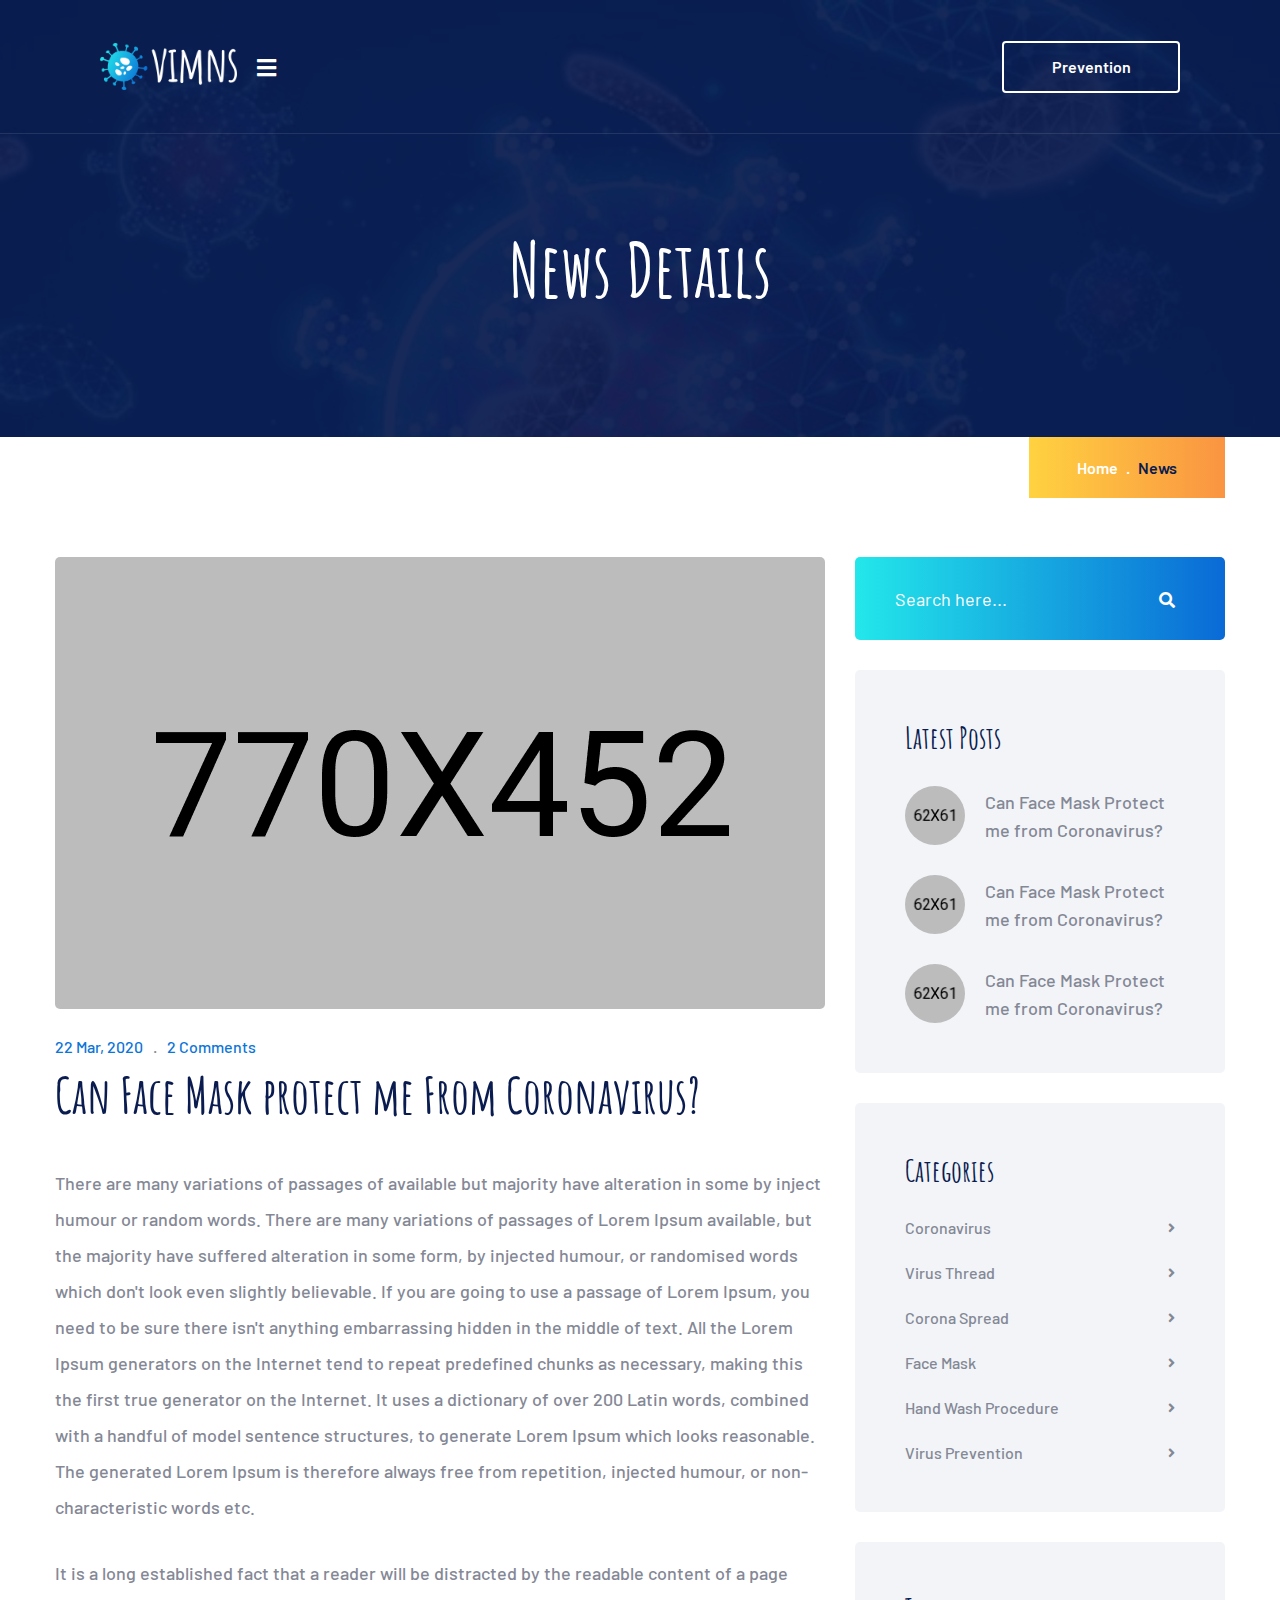
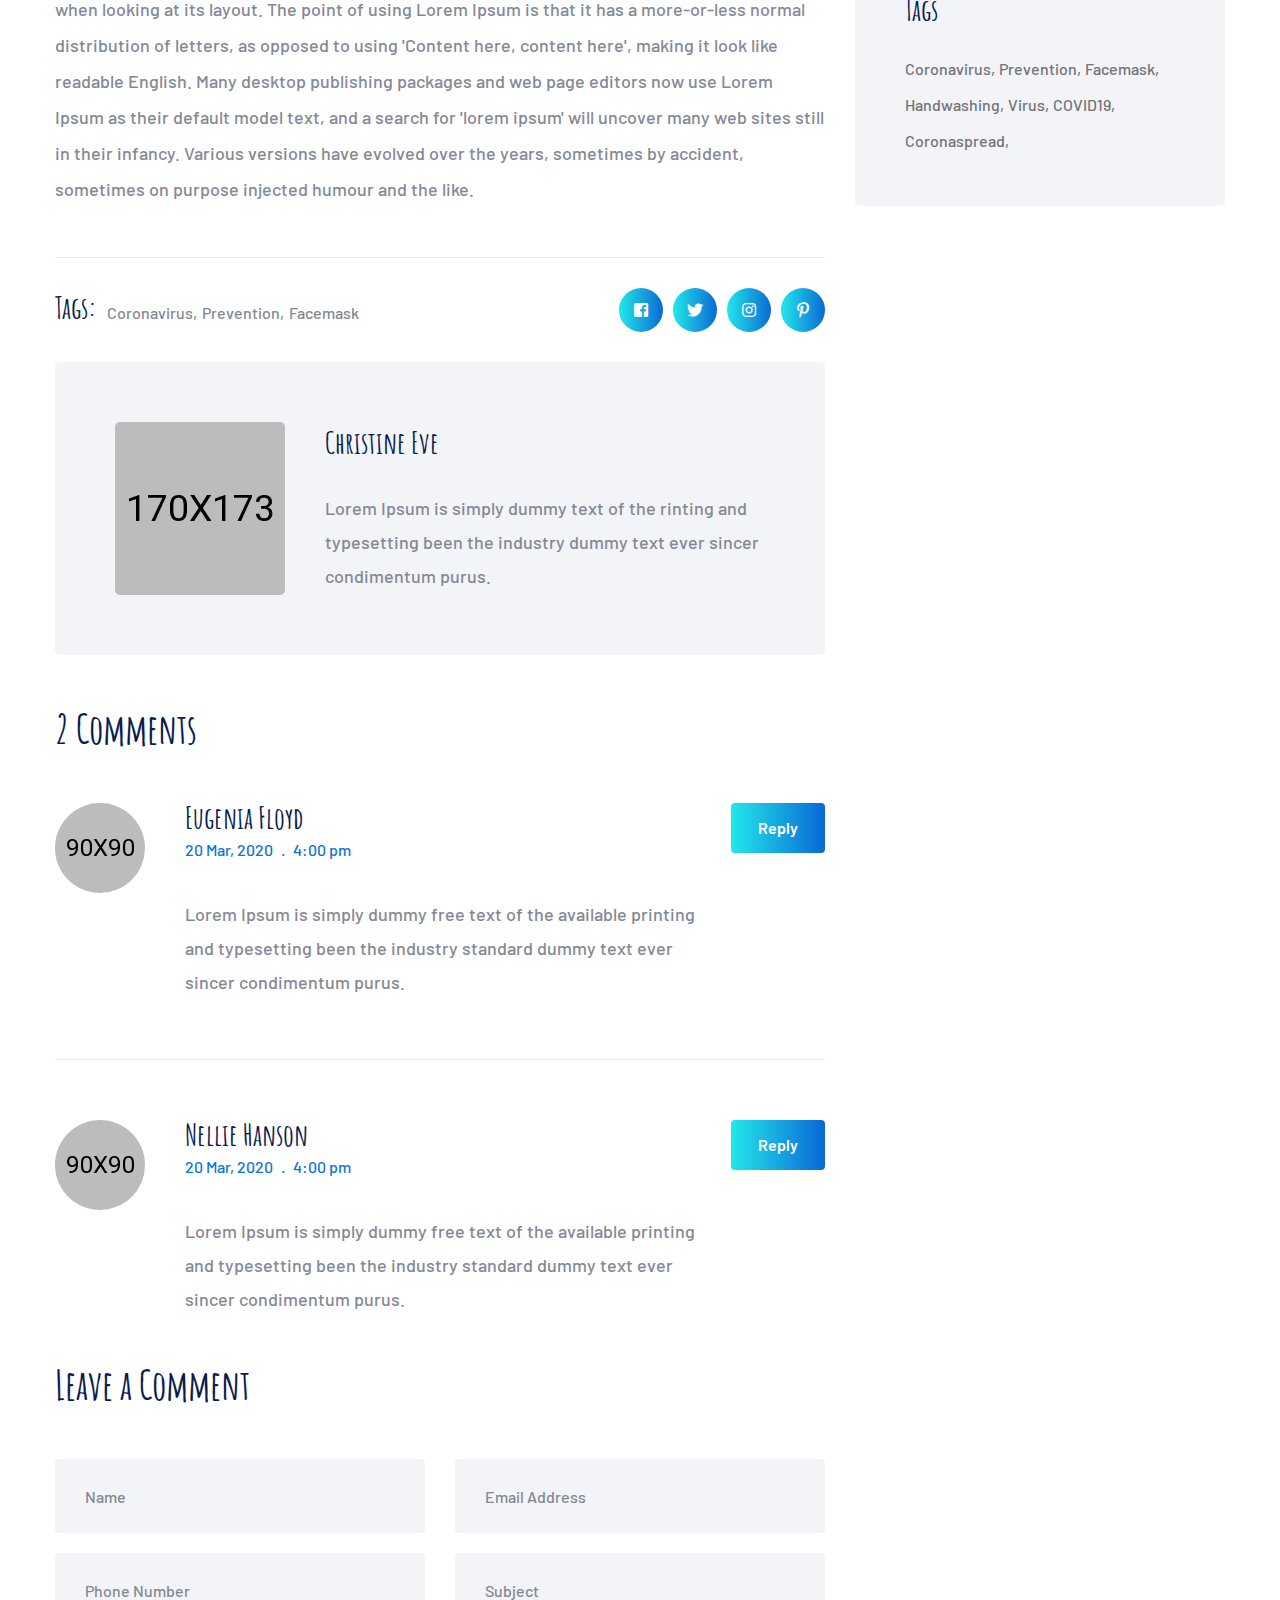
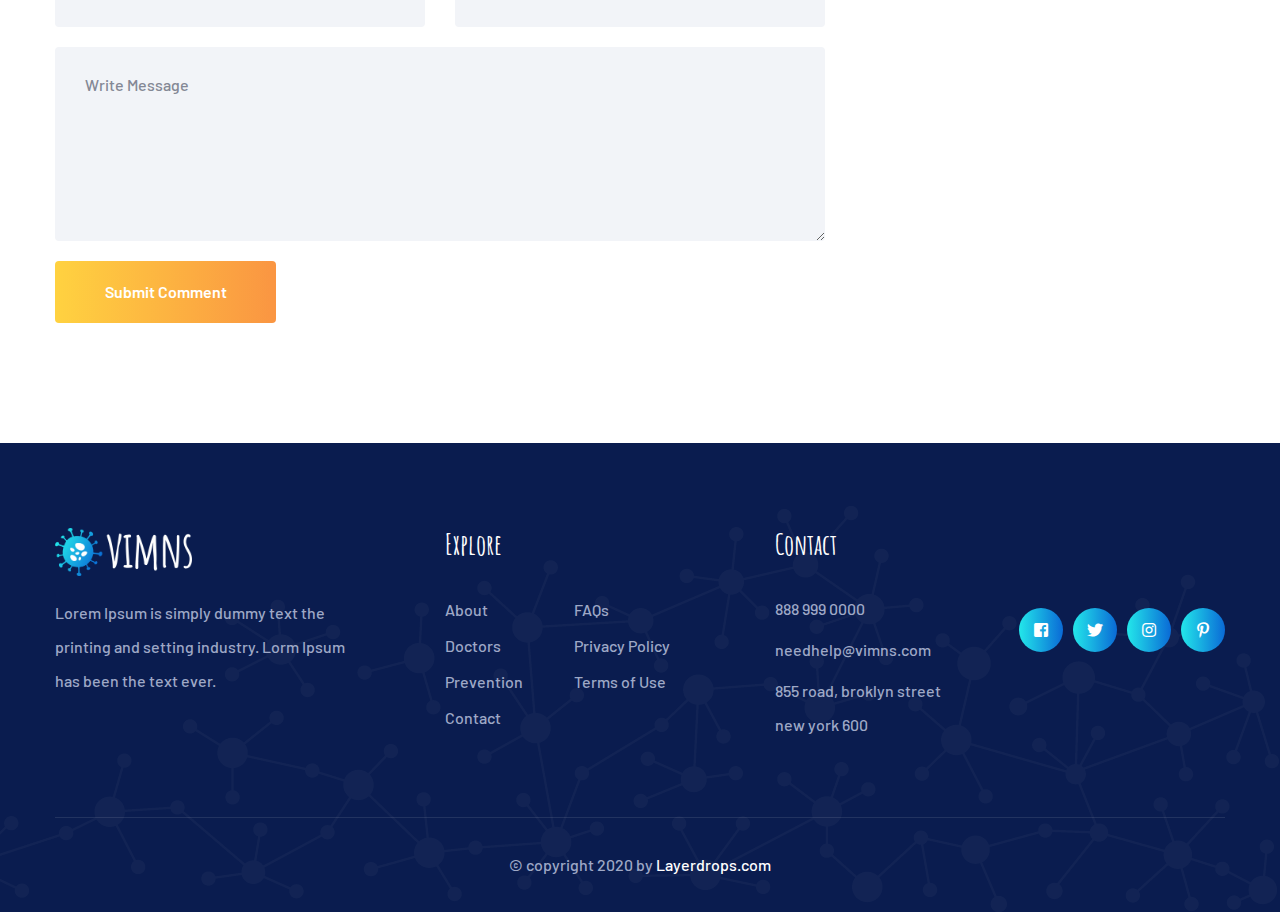
<file: news-details.html>
<!DOCTYPE html>
<html lang="en">

<head>
    <meta charset="UTF-8">
    <meta name="viewport" content="width=device-width, initial-scale=1.0">
    <meta http-equiv="X-UA-Compatible" content="ie=edge">
    <title>News Details || Vimns || Coronavirus Medical Prevention HTML Template</title>
    <link rel="apple-touch-icon" sizes="180x180" href="assets/images/favicons/apple-touch-icon.png">
    <link rel="icon" type="image/png" sizes="32x32" href="assets/images/favicons/favicon-32x32.png">
    <link rel="icon" type="image/png" sizes="16x16" href="assets/images/favicons/favicon-16x16.png">
    <link rel="manifest" href="assets/images/favicons/site.webmanifest">

    <!-- plugin scripts -->

    <link href="https://fonts.googleapis.com/css?family=Amatic+SC:400,700%7CBarlow:300,400,500,600,700,800,900%7CPT+Sans:400,700&display=swap" rel="stylesheet">


    <link rel="stylesheet" href="assets/css/animate.min.css">
    <link rel="stylesheet" href="assets/css/bootstrap.min.css">
    <link rel="stylesheet" href="assets/css/owl.carousel.min.css">
    <link rel="stylesheet" href="assets/css/owl.theme.default.min.css">
    <link rel="stylesheet" href="assets/css/magnific-popup.css">
    <link rel="stylesheet" href="assets/css/fontawesome-all.min.css">
    <link rel="stylesheet" href="assets/css/bootstrap-select.min.css">
    <link rel="stylesheet" href="assets/css/jquery.mCustomScrollbar.min.css">
    <link rel="stylesheet" href="assets/css/bootstrap-datepicker.min.css">
    <link rel="stylesheet" href="assets/css/vimns-icons.css">



    <!-- template styles -->
    <link rel="stylesheet" href="assets/css/main.css">
    <link rel="stylesheet" href="assets/css/responsive.css">







</head>

<body>
    <div class="preloader">
        <img src="assets/images/loader.png" class="preloader__image" alt="">
    </div><!-- /.preloader -->
    <div class="page-wrapper">



        <header class="site-header-one">
            <nav class="main-nav__one stricky">
                <div class="container-fluid">
                    <div class="main-nav__logo-box">
                        <a href="index.html">
                            <img width="137" src="assets/images/logo-1-1.png" alt="">
                        </a>
                        <a href="#" class="side-menu__toggler"><i class="fa fa-bars"></i></a>
                    </div><!-- /.main-nav__logo-box -->
                    <div class="main-nav__main-navigation">
                        <ul class=" main-nav__navigation-box">
                            <li class="dropdown">
                                <a href="index.html">Home</a>
                                <ul>
                                    <li><a href="index.html">Home 01</a></li>
                                    <li><a href="index-2.html">Home 02</a></li>
                                    <li><a href="index-rtl.html">Home RTL</a></li>
                                    <li class="dropdown"><a href="#">Header Styles</a>
                                        <ul>
                                            <li><a href="index.html">Header 01</a></li>
                                            <li><a href="index-2.html">Header 02</a></li>
                                            <!-- <li><a href="index-5.html">Header 05</a></li> -->
                                        </ul><!-- /.sub-menu -->
                                    </li>
                                    <li class="dropdown"><a href="#">Dark Styles</a>
                                        <ul>
                                            <li><a href="index-d.html">Dark 01</a></li>
                                            <li><a href="index-d-2.html">Dark 02</a></li>
                                        </ul><!-- /.sub-menu -->
                                    </li>
                                </ul><!-- /.sub-menu -->
                            </li>
                            <li>
                                <a href="about.html">About</a>
                            </li>
                            <li>
                                <a href="prevention.html">Preventions</a>
                            </li>
                            <li>
                                <a href="faqs.html">FAQs</a>
                            </li>

                            <li class="dropdown">
                                <a href="news.html">News</a>
                                <ul>
                                    <li><a href="news.html">News Page</a></li>
                                    <li><a href="news-details.html">News Details</a></li>
                                </ul><!-- /.sub-menu -->
                            </li>
                            <li>
                                <a href="contact.html">Contact</a>
                            </li>
                        </ul>
                    </div><!-- /.main-nav__main-navigation -->
                    <div class="main-nav__cta">
                        <div class="main-nav__cta-icon">
                            <i class="vimns-icon-phone"></i>
                        </div><!-- /.main-nav__cta-icon -->
                        <div class="main-nav__cta-content">
                            <h3><a href="tel:666-888-0000">666 888 0000</a></h3>
                            <p>Helpline</p>
                        </div><!-- /.main-nav__cta-content -->
                    </div><!-- /.main-nav__cta -->
                    <div class="main-nav__right">
                        <a href="prevention.html" class="main-nav__btn">Prevention</a><!-- /.main-nav__btn -->
                    </div><!-- /.main-nav__right -->
                </div><!-- /.container-fluid -->
            </nav><!-- /.main-nav__one -->

        </header><!-- /.site-header-one -->


        <section class="page-header">
            <div class="container">
                <h2>News Details</h2>
                <ul class="thm-breadcrumb list-unstyled">
                    <li><a href="#">Home</a></li>
                    <li><span>News</span></li>
                </ul><!-- /.thm-breadcrumb -->
            </div><!-- /.container -->
        </section><!-- /.page-header -->

        <section class="blog-details">
            <div class="container">
                <div class="row">
                    <div class="col-lg-8">
                        <div class="blog-details__main">
                            <div class="blog-details__image">
                                <img src="assets/images/blog/blog-d-1-1.jpg" alt="">
                            </div><!-- /.blog-details__image -->
                            <div class="blog-details__content">
                                <ul class="blog-one__meta list-unstyled">
                                    <li><a href="#">22 Mar, 2020</a></li>
                                    <li><a href="#">2 Comments</a></li>
                                </ul><!-- /.blog-one__meta list-unstyled -->
                                <h3>Can Face Mask protect me From Coronavirus?</h3>
                                <p>There are many variations of passages of available but majority have alteration in some by
                                    inject humour or random words. There are many variations of passages of Lorem Ipsum
                                    available, but the majority have suffered alteration in some form, by injected humour, or
                                    randomised words which don't look even slightly believable. If you are going to use a
                                    passage of Lorem Ipsum, you need to be sure there isn't anything embarrassing hidden in the
                                    middle of text. All the Lorem Ipsum generators on the Internet tend to repeat predefined
                                    chunks as necessary, making this the first true generator on the Internet. It uses a
                                    dictionary of over 200 Latin words, combined with a handful of model sentence structures, to
                                    generate Lorem Ipsum which looks reasonable. The generated Lorem Ipsum is therefore always
                                    free from repetition, injected humour, or non-characteristic words etc.</p>
                                <p>It is a long established fact that a reader will be distracted by the readable content of a
                                    page when looking at its layout. The point of using Lorem Ipsum is that it has a
                                    more-or-less normal distribution of letters, as opposed to using 'Content here, content
                                    here', making it look like readable English. Many desktop publishing packages and web page
                                    editors now use Lorem Ipsum as their default model text, and a search for 'lorem ipsum' will
                                    uncover many web sites still in their infancy. Various versions have evolved over the years,
                                    sometimes by accident, sometimes on purpose injected humour and the like.</p>
                            </div><!-- /.blog-details__content -->
                            <div class="blog-details__meta">
                                <div class="blog-details__tags">
                                    <span>Tags: </span> <a href="#">Coronavirus,</a> <a href="#">Prevention,</a> <a href="#">Facemask</a>
                                </div><!-- /.blog-details__tags -->
                                <div class="blog-details__share">
                                    <a href="#" class="fab fa-facebook-square"></a>
                                    <a href="#" class="fab fa-twitter"></a>
                                    <a href="#" class="fab fa-instagram"></a>
                                    <a href="#" class="fab fa-pinterest-p"></a>
                                </div><!-- /.blog-details__share -->
                            </div><!-- /.blog-details__meta -->
                        </div><!-- /.blog-details__main -->

                        <div class="blog-author">
                            <div class="blog-author__image">
                                <img src="assets/images/blog/author-1-1.jpg" alt="">
                            </div><!-- /.blog-author__image -->
                            <div class="blog-author__content">
                                <h3>Christine Eve </h3>
                                <p>Lorem Ipsum is simply dummy text of the rinting and typesetting been the industry dummy text
                                    ever sincer condimentum purus.</p>
                            </div><!-- /.blog-author__content -->
                        </div><!-- /.blog-author -->

                        <div class="comment-one">
                            <h3 class="comment-one__block-title">2 Comments</h3><!-- /.comment-one__block-title -->
                            <div class="comment-one__single">
                                <div class="comment-one__image">
                                    <img src="assets/images/blog/comment-1-1.jpg" alt="">
                                </div><!-- /.comment-one__image -->
                                <div class="comment-one__content">
                                    <h3>Eugenia Floyd</h3>
                                    <p class="comment-one__date">20 Mar, 2020 <span>.</span> 4:00 pm</p>
                                    <p>Lorem Ipsum is simply dummy free text of the available printing and typesetting been the
                                        industry standard dummy text ever sincer condimentum purus.</p>
                                </div><!-- /.comment-one__content -->
                                <a href="#" class="thm-btn comment-one__btn">Reply</a><!-- /.thm-btn comment-one__btn -->
                            </div><!-- /.comment-one__single -->
                            <div class="comment-one__single">
                                <div class="comment-one__image">
                                    <img src="assets/images/blog/comment-1-2.jpg" alt="">
                                </div><!-- /.comment-one__image -->
                                <div class="comment-one__content">
                                    <h3>Nellie Hanson</h3>
                                    <p class="comment-one__date">20 Mar, 2020 <span>.</span> 4:00 pm</p>
                                    <p>Lorem Ipsum is simply dummy free text of the available printing and typesetting been the
                                        industry standard dummy text ever sincer condimentum purus.</p>
                                </div><!-- /.comment-one__content -->
                                <a href="#" class="thm-btn comment-one__btn">Reply</a><!-- /.thm-btn comment-one__btn -->
                            </div><!-- /.comment-one__single -->
                        </div><!-- /.comment-one -->
                        <div class="comment-form">
                            <h3 class="comment-one__block-title">Leave a Comment</h3><!-- /.comment-one__block-title -->
                            <form action="inc/sendemail.php" class="contact-form-validated contact-one__form">
                                <div class="row">
                                    <div class="col-lg-6">
                                        <input type="text" placeholder="Name" name="name">
                                    </div><!-- /.col-lg-6 -->
                                    <div class="col-lg-6">
                                        <input type="text" placeholder="Email Address" name="email">
                                    </div><!-- /.col-lg-6 -->
                                    <div class="col-lg-6">
                                        <input type="text" placeholder="Phone Number" name="phone">
                                    </div><!-- /.col-lg-6 -->
                                    <div class="col-lg-6">
                                        <input type="text" placeholder="Subject" name="subject">
                                    </div><!-- /.col-lg-6 -->
                                    <div class="col-lg-12">
                                        <textarea placeholder="Write Message" name="message"></textarea>
                                    </div><!-- /.col-lg-12 -->
                                    <div class="col-lg-12 text-left">
                                        <button type="submit" class="thm-btn contact-one__btn">Submit Comment</button>
                                        <!-- /.thm-btn contact-one__btn -->
                                    </div><!-- /.col-lg-12 -->
                                </div><!-- /.row -->
                            </form><!-- /.contact-one__form -->
                        </div><!-- /.comment-form -->
                    </div><!-- /.col-lg-8 -->
                    <div class="col-lg-4">
                        <div class="sidebar">
                            <div class="sidebar__single sidebar__search">
                                <form action="#" class="sidebar__search-form">
                                    <input type="text" name="search" placeholder="Search here...">
                                    <button type="submit"><i class="fa fa-search"></i></button>
                                </form>
                            </div><!-- /.sidebar__single -->
                            <div class="sidebar__single sidebar__post">
                                <h3 class="sidebar__title">Latest Posts</h3><!-- /.sidebar__title -->
                                <div class="sidebar__post-wrap">
                                    <div class="sidebar__post__single">
                                        <div class="sidebar__post-image">
                                            <div class="inner-block"><img src="assets/images/blog/lp-1-1.jpg" alt="Awesome Image" /></div>
                                            <!-- /.inner-block -->
                                        </div><!-- /.sidebar__post-image -->
                                        <div class="sidebar__post-content">
                                            <h4 class="sidebar__post-title"><a href="#">Can Face Mask Protect
                                                    me from Coronavirus?</a></h4>
                                            <!-- /.sidebar__post-title -->
                                        </div><!-- /.sidebar__post-content -->
                                    </div><!-- /.sidebar__post__single -->
                                    <div class="sidebar__post__single">
                                        <div class="sidebar__post-image">
                                            <div class="inner-block"><img src="assets/images/blog/lp-1-1.jpg" alt="Awesome Image" /></div>
                                            <!-- /.inner-block -->
                                        </div><!-- /.sidebar__post-image -->
                                        <div class="sidebar__post-content">
                                            <h4 class="sidebar__post-title"><a href="#">Can Face Mask Protect
                                                    me from Coronavirus?</a></h4>
                                            <!-- /.sidebar__post-title -->
                                        </div><!-- /.sidebar__post-content -->
                                    </div><!-- /.sidebar__post__single -->
                                    <div class="sidebar__post__single">
                                        <div class="sidebar__post-image">
                                            <div class="inner-block"><img src="assets/images/blog/lp-1-3.jpg" alt="Awesome Image" /></div>
                                            <!-- /.inner-block -->
                                        </div><!-- /.sidebar__post-image -->
                                        <div class="sidebar__post-content">
                                            <h4 class="sidebar__post-title"><a href="#">Can Face Mask Protect
                                                    me from Coronavirus?</a></h4>
                                            <!-- /.sidebar__post-title -->
                                        </div><!-- /.sidebar__post-content -->
                                    </div><!-- /.sidebar__post__single -->
                                </div><!-- /.sidebar__post-wrap -->
                            </div><!-- /.sidebar__single -->
                            <div class="sidebar__single sidebar__category">
                                <h3 class="sidebar__title">Categories</h3><!-- /.sidebar__title -->
                                <ul class="sidebar__category-list">
                                    <li class="sidebar__category-list-item"><a href="#">Coronavirus</a></li>
                                    <li class="sidebar__category-list-item"><a href="#">Virus Thread</a></li>
                                    <li class="sidebar__category-list-item"><a href="#">Corona Spread</a></li>
                                    <li class="sidebar__category-list-item"><a href="#">Face Mask</a></li>
                                    <li class="sidebar__category-list-item"><a href="#">Hand Wash Procedure</a></li>
                                    <li class="sidebar__category-list-item"><a href="#">Virus Prevention</a></li>
                                </ul><!-- /.sidebar__category-list -->
                            </div><!-- /.sidebar__single -->
                            <div class="sidebar__single sidebar__tags">
                                <h3 class="sidebar__title">Tags</h3><!-- /.sidebar__title -->
                                <ul class="sidebar__tags-list">
                                    <li class="sidebar__tags-list-item"><a href="#">Coronavirus,</a></li>
                                    <li class="sidebar__tags-list-item"><a href="#">Prevention,</a></li>
                                    <li class="sidebar__tags-list-item"><a href="#">Facemask,</a></li>
                                    <li class="sidebar__tags-list-item"><a href="#">Handwashing,</a></li>
                                    <li class="sidebar__tags-list-item"><a href="#">Virus,</a></li>
                                    <li class="sidebar__tags-list-item"><a href="#">COVID19,</a></li>
                                    <li class="sidebar__tags-list-item"><a href="#">Coronaspread,</a></li>
                                </ul><!-- /.sidebar__category-list -->
                            </div><!-- /.sidebar__single -->
                        </div><!-- /.sidebar -->
                    </div><!-- /.col-lg-4 -->
                </div><!-- /.row -->
            </div><!-- /.container -->
        </section><!-- /.blog-details -->



        <footer class="site-footer-one ">
            <div class="site-footer-one__upper">
                <div class="container">
                    <div class="row">
                        <div class="col-lg-4">
                            <div class="footer-widget footer-widget__about">
                                <a href="index.html" class="footer-widget__logo">
                                    <img width="137" src="assets/images/logo-1-1.png" alt="">
                                </a>
                                <p>Lorem Ipsum is simply dummy text the printing and setting industry. Lorm Ipsum has been
                                    the
                                    text ever.</p>
                            </div><!-- /.footer-widget footer-widget__about -->
                        </div><!-- /.col-lg-4 -->
                        <div class="col-lg-3">
                            <div class="footer-widget footer-widget__links">
                                <h3 class="footer-widget__title">Explore</h3><!-- /.footer-widget__title -->
                                <div class="footer-widget__links-wrap">
                                    <ul class="list-unstyled footer-widget__links-list">
                                        <li><a href="about.html">About</a></li>
                                        <li><a href="index.html">Doctors</a></li>
                                        <li><a href="prevention.html">Prevention</a></li>
                                        <li><a href="contact.html">Contact</a></li>
                                    </ul><!-- /.list-unstyled -->
                                    <ul class="list-unstyled footer-widget__links-list">
                                        <li><a href="faqs.html">FAQs</a></li>
                                        <li><a href="about.html">Privacy Policy</a></li>
                                        <li><a href="about.html">Terms of Use</a></li>
                                    </ul><!-- /.list-unstyled -->
                                </div><!-- /.footer-widget__links-wrap -->

                            </div><!-- /.footer-widget footer-widget__about -->
                        </div><!-- /.col-lg-3 -->
                        <div class="col-lg-3">
                            <div class="footer-widget footer-widget__contact">
                                <h3 class="footer-widget__title">Contact</h3><!-- /.footer-widget__title -->
                                <p><a href="tel:888-999-0000">888 999 0000</a></p>
                                <p><a href="mailto:needhelp@vimns.com">needhelp@vimns.com</a> </p>
                                <p>855 road, broklyn street <br> new york 600</p>
                            </div><!-- /.footer-widget footer-widget__contact -->
                        </div><!-- /.col-lg-3 -->
                        <div class="col-lg-2 d-flex">
                            <div class="footer-widget my-auto">
                                <div class="footer-widget__social">
                                    <a href="#" class="fab fa-facebook-square"></a>
                                    <a href="#" class="fab fa-twitter"></a>
                                    <a href="#" class="fab fa-instagram"></a>
                                    <a href="#" class="fab fa-pinterest-p"></a>
                                </div><!-- /.footer-widget__social -->
                            </div><!-- /.footer-widget -->
                        </div><!-- /.col-lg-2 -->
                    </div><!-- /.row -->
                </div><!-- /.container -->
            </div><!-- /.site-footer-one__upper -->
            <div class="site-footer-one__bottom">
                <div class="container">
                    <p>© copyright 2020 by <a href="#">Layerdrops.com</a></p>
                </div><!-- /.container -->
            </div><!-- /.site-footer-one__bottom -->
        </footer><!-- /.site-footer-one -->
    </div><!-- /.page-wrapper -->


    <a href="#" data-target="html" class="scroll-to-target scroll-to-top"><i class="fa fa-angle-up"></i></a>


    <div class="side-menu__block">


        <div class="side-menu__block-overlay custom-cursor__overlay">
            <div class="cursor"></div>
            <div class="cursor-follower"></div>
        </div><!-- /.side-menu__block-overlay -->
        <div class="side-menu__block-inner ">
            <div class="side-menu__top justify-content-end">

                <a href="#" class="side-menu__toggler side-menu__close-btn"><img src="assets/images/shapes/close-1-1.png" alt=""></a>
            </div><!-- /.side-menu__top -->


            <nav class="mobile-nav__container">
                <!-- content is loading via js -->
            </nav>
            <div class="side-menu__sep"></div><!-- /.side-menu__sep -->
            <div class="side-menu__content">
                <p>Lorem Ipsum is simply dummy text the printing and setting industry. Lorm Ipsum has been the industry's stanard dummy text ever. </p>
                <p><a href="mailto:needhelp@bizkar.com">needhelp@bizkar.com</a> <br> <a href="tel:888-999-0000">888 999 0000</a></p>
                <div class="side-menu__social">
                    <a class="fab fa-facebook-f" href="#"></a>
                    <a class="fab fa-twitter" href="#"></a>
                    <a class="fab fa-instagram" href="#"></a>
                    <a class="fab fa-pinterest-p" href="#"></a>
                </div>
            </div><!-- /.side-menu__content -->
        </div><!-- /.side-menu__block-inner -->
    </div><!-- /.side-menu__block -->



    <script src="assets/js/jquery.min.js"></script>
    <script src="assets/js/bootstrap.bundle.min.js"></script>
    <script src="assets/js/owl.carousel.min.js"></script>
    <script src="assets/js/waypoints.min.js"></script>
    <script src="assets/js/jquery.counterup.min.js"></script>
    <script src="assets/js/TweenMax.min.js"></script>
    <script src="assets/js/wow.js"></script>
    <script src="assets/js/jquery.magnific-popup.min.js"></script>
    <script src="assets/js/jquery.ajaxchimp.min.js"></script>
    <script src="assets/js/jquery.validate.min.js"></script>
    <script src="assets/js/bootstrap-select.min.js"></script>
    <script src="assets/js/jquery.mCustomScrollbar.concat.min.js"></script>
    <script src="assets/js/bootstrap-datepicker.min.js"></script>
    <script src="assets/js/isotope.js"></script>

    <!-- template scripts -->
    <script src="assets/js/theme.js"></script>
    <script src="assets/js/testimonials-owl.carousel.config.js"></script>
</body>

</html>
</file>
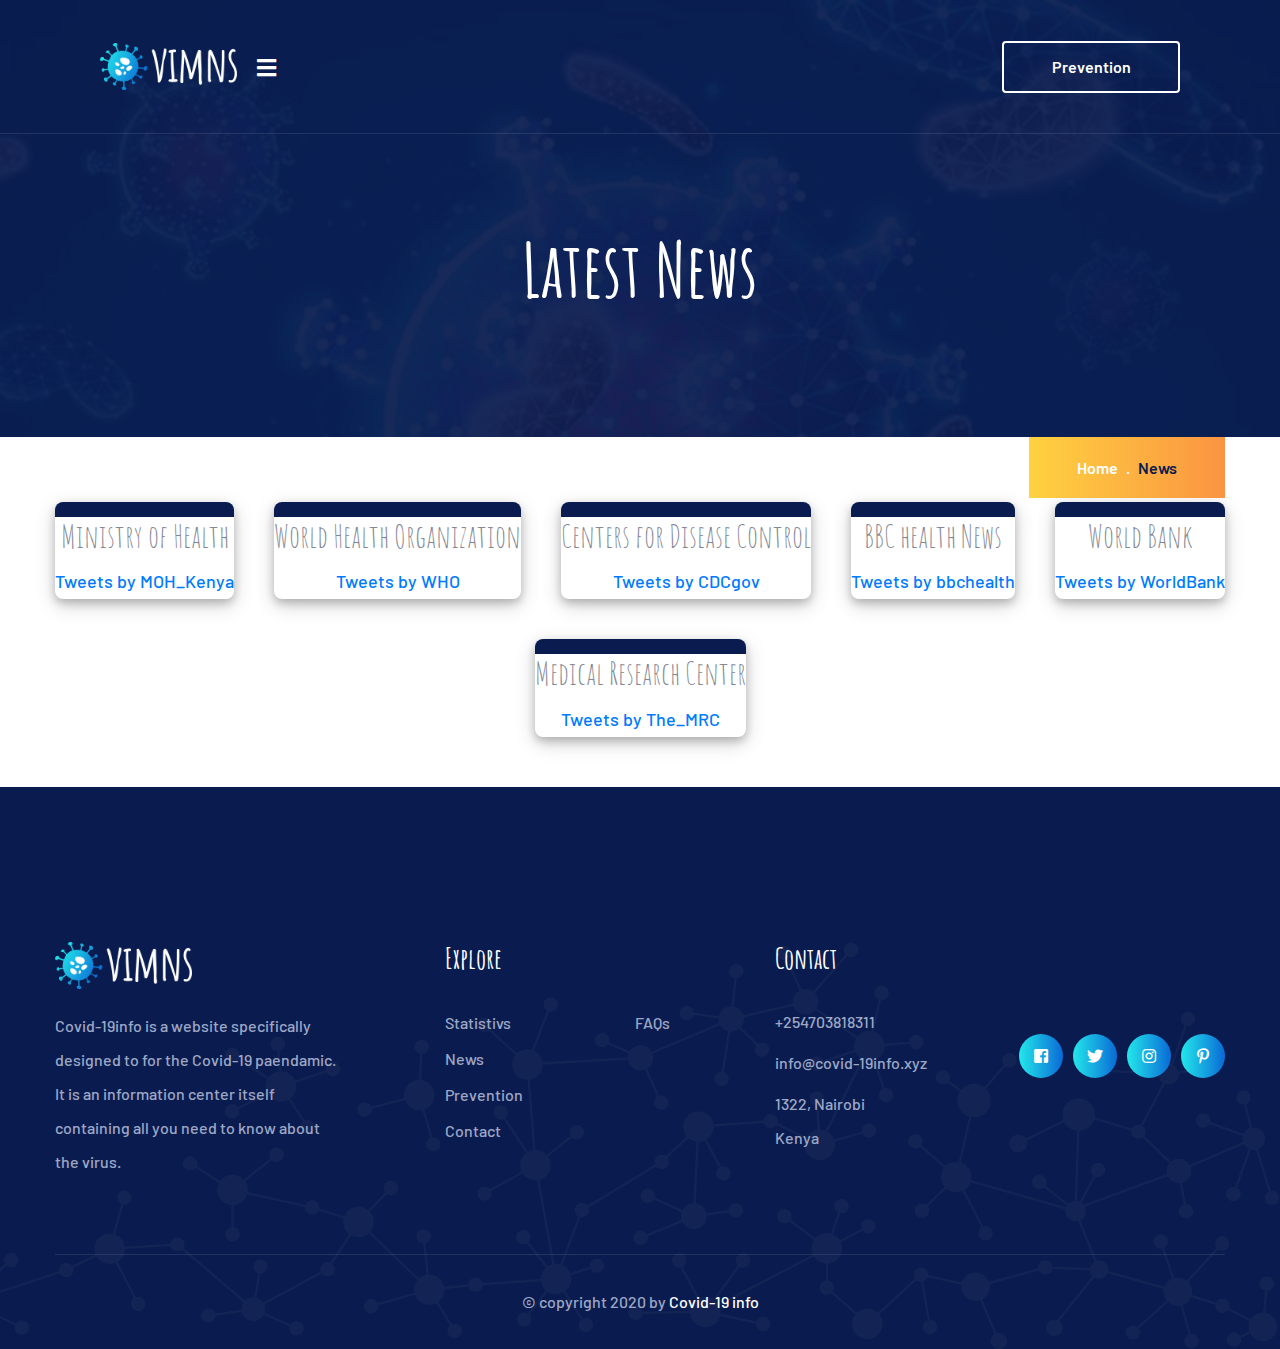
<file: news.html>
<!DOCTYPE html>
<html lang="en">

<head>
    <meta charset="UTF-8">
    <meta name="viewport" content="width=device-width, initial-scale=1.0">
    <meta http-equiv="X-UA-Compatible" content="ie=edge">
    <title>News Page || Covid-19 info</title>
    <link rel="apple-touch-icon" sizes="180x180" href="assets/images/favicons/apple-touch-icon.png">
    <link rel="icon" type="image/png" sizes="32x32" href="assets/images/favicons/favicon-32x32.png">
    <link rel="icon" type="image/png" sizes="16x16" href="assets/images/favicons/favicon-16x16.png">
    <link rel="manifest" href="assets/images/favicons/site.webmanifest">

    <!-- plugin scripts -->

    <link href="https://fonts.googleapis.com/css?family=Amatic+SC:400,700%7CBarlow:320,400,500,600,700,800,900%7CPT+Sans:400,700&display=swap" rel="stylesheet">


    <link rel="stylesheet" href="assets/css/animate.min.css">
    <link rel="stylesheet" href="assets/css/bootstrap.min.css">
    <link rel="stylesheet" href="assets/css/owl.carousel.min.css">
    <link rel="stylesheet" href="assets/css/owl.theme.default.min.css">
    <link rel="stylesheet" href="assets/css/magnific-popup.css">
    <link rel="stylesheet" href="assets/css/fontawesome-all.min.css">
    <link rel="stylesheet" href="assets/css/bootstrap-select.min.css">
    <link rel="stylesheet" href="assets/css/jquery.mCustomScrollbar.min.css">
    <link rel="stylesheet" href="assets/css/bootstrap-datepicker.min.css">
    <link rel="stylesheet" href="assets/css/vimns-icons.css">



    <!-- template styles -->
    <link rel="stylesheet" href="assets/css/main.css">
    <link rel="stylesheet" href="assets/css/responsive.css">

    <link rel="stylesheet" href="./custom.css">





</head>

<body>
    <div class="preloader">
        <img src="assets/images/loader.png" class="preloader__image" alt="">
    </div><!-- /.preloader -->
    <div class="page-wrapper">
        <header class="site-header-one">
            <nav class="main-nav__one stricky">
                <div class="container-fluid">
                    <div class="main-nav__logo-box">
                        <a href="index.html">
                            <img width="137" src="assets/images/logo-1-1.png" alt="">
                        </a>
                        <a href="#" class="side-menu__toggler"><i class="fa fa-bars"></i></a>
                    </div><!-- /.main-nav__logo-box -->
                    <div class="main-nav__main-navigation">
                        <ul class=" main-nav__navigation-box">
                            
                            <li>
                                <a href="index.html">Home</a>
                            </li>
                            <li>
                                <a href="statistics.html">Statistics</a>
                            </li>
                            <li>
                                <a href="prevention.html">Preventions</a>
                            </li>
                            <li>
                                <a href="faqs.html">FAQs</a>
                            </li>

                            <li>
                                <a href="news.html">News</a>
                            </li>

                            <li>
                                <a href="contact.html">Contact</a>
                            </li>
                        </ul>
                    </div><!-- /.main-nav__main-navigation -->
                    <div class="main-nav__cta">
                        <div class="main-nav__cta-icon">
                            <i class="vimns-icon-phone"></i>
                        </div><!-- /.main-nav__cta-icon -->
                        <div class="main-nav__cta-content">
                            <h3><a href="tel:666-888-0000">666 888 0000</a></h3>
                            <p>Helpline</p>
                        </div><!-- /.main-nav__cta-content -->
                    </div><!-- /.main-nav__cta -->
                    <div class="main-nav__right">
                        <a href="prevention.html" class="main-nav__btn">Prevention</a><!-- /.main-nav__btn -->
                    </div><!-- /.main-nav__right -->
                </div><!-- /.container-fluid -->
            </nav><!-- /.main-nav__one -->

        </header><!-- /.site-header-one -->


        <section class="page-header">
            <div class="container">
                <h2>Latest News</h2>
                <ul class="thm-breadcrumb list-unstyled">
                    <li><a href="#">Home</a></li>
                    <li><span>News</span></li>
                </ul><!-- /.thm-breadcrumb -->
            </div><!-- /.container -->
        </section><!-- /.page-header -->


        <div class="tweets-container">

        <div class="tweet">
            <h2>Ministry of Health</h2>
            <a class="twitter-timeline" data-width="320" data-height="500" href="https://twitter.com/MOH_Kenya?ref_src=twsrc%5Etfw" >Tweets by MOH_Kenya</a> <script async src="https://platform.twitter.com/widgets.js" charset="utf-8"></script>
        </div> 

        <div class="tweet">
            <h2>World Health Organization</h2>
        <a class="twitter-timeline" data-width="320" data-height="500" href="https://twitter.com/WHO?ref_src=twsrc%5Etfw" >Tweets by WHO</a> <script async src="https://platform.twitter.com/widgets.js" charset="utf-8"></script>
        </div>

        <div class="tweet">
            <h2>Centers for Disease Control</h2>
            <a class="twitter-timeline" data-width="320" data-height="500" href="https://twitter.com/CDCgov?ref_src=twsrc%5Etfw" >Tweets by CDCgov</a> <script async src="https://platform.twitter.com/widgets.js" charset="utf-8"></script>
        </div>

        <div class="tweet">
            <h2>BBC health News</h2>
            <a class="twitter-timeline" data-width="320" data-height="500" href="https://twitter.com/bbchealth?ref_src=twsrc%5Etfw">Tweets by bbchealth</a> <script async src="https://platform.twitter.com/widgets.js" charset="utf-8"></script>
        </div>

        <div class="tweet">
            <h2>World Bank</h2>
            <a class="twitter-timeline" data-width="320" data-height="500" href="https://twitter.com/WorldBank?ref_src=twsrc%5Etfw">Tweets by WorldBank</a> <script async src="https://platform.twitter.com/widgets.js" charset="utf-8"></script>
        </div> 
        

        <div class="tweet">
            <h2>Medical Research Center</h2>
            <a class="twitter-timeline" data-width="320" data-height="500" href="https://twitter.com/The_MRC?ref_src=twsrc%5Etfw">Tweets by The_MRC</a> <script async src="https://platform.twitter.com/widgets.js" charset="utf-8"></script>
        </div>

        </div>


    <footer class="site-footer-one site-footer-one__home-one">

            <div class="site-footer-one__upper">
                <div class="container">
                    <div class="row">
                        <div class="col-lg-4">
                            <div class="footer-widget footer-widget__about">
                                <a href="index.html" class="footer-widget__logo">
                                    <img width="137" src="assets/images/logo-1-1.png" alt="">
                                </a>
                                <p>Covid-19info is a website specifically designed to for the Covid-19 paendamic. It is an information center
                                itself containing all you need to know about the virus.</p>
                            </div><!-- /.footer-widget footer-widget__about -->
                        </div><!-- /.col-lg-4 -->
                        <div class="col-lg-3">
                            <div class="footer-widget footer-widget__links">
                                <h3 class="footer-widget__title">Explore</h3><!-- /.footer-widget__title -->
                                <div class="footer-widget__links-wrap">
                                    <ul class="list-unstyled footer-widget__links-list">
                                        <li><a href="statistics.html">Statistivs</a></li>
                                        <li><a href="news.html">News</a></li>
                                        <li><a href="prevention.html">Prevention</a></li>
                                        <li><a href="contact.html">Contact</a></li>
                                    </ul><!-- /.list-unstyled -->
                                    <ul class="list-unstyled footer-widget__links-list">
                                        <li><a href="faqs.html">FAQs</a></li>
                                        <!-- <li><a href="about.html">Privacy Policy</a></li>
                                        <li><a href="about.html">Terms of Use</a></li> -->
                                    </ul><!-- /.list-unstyled -->
                                </div><!-- /.footer-widget__links-wrap -->

                            </div><!-- /.footer-widget footer-widget__about -->
                        </div><!-- /.col-lg-3 -->
                        <div class="col-lg-3">
                            <div class="footer-widget footer-widget__contact">
                                <h3 class="footer-widget__title">Contact</h3><!-- /.footer-widget__title -->
                                <p><a href="tel:+254703818311">+254703818311</a></p>
                                <p><a href="mailto:info@covid19info.xyz">info@covid-19info.xyz</a> </p>
                                <p>1322, Nairobi <br> Kenya</p>
                            </div><!-- /.footer-widget footer-widget__contact -->
                        </div><!-- /.col-lg-3 -->
                        <div class="col-lg-2 d-flex">
                            <div class="footer-widget my-auto">
                                <div class="footer-widget__social">
                                    <a href="#" class="fab fa-facebook-square"></a>
                                    <a href="#" class="fab fa-twitter"></a>
                                    <a href="#" class="fab fa-instagram"></a>
                                    <a href="#" class="fab fa-pinterest-p"></a>
                                </div><!-- /.footer-widget__social -->
                            </div><!-- /.footer-widget -->
                        </div><!-- /.col-lg-2 -->
                    </div><!-- /.row -->
                </div><!-- /.container -->
            </div><!-- /.site-footer-one__upper -->
            <div class="site-footer-one__bottom">
                <div class="container">
                    <p>© copyright 2020 by <a href="#">Covid-19 info</a></p>
                </div><!-- /.container -->
            </div><!-- /.site-footer-one__bottom -->
        </footer><!-- /.site-footer-one -->
    </div><!-- /.page-wrapper -->


    <a href="#" data-target="html" class="scroll-to-target scroll-to-top"><i class="fa fa-angle-up"></i></a>


    <div class="side-menu__block">


        <div class="side-menu__block-overlay custom-cursor__overlay">
            <div class="cursor"></div>
            <div class="cursor-follower"></div>
        </div><!-- /.side-menu__block-overlay -->
        <div class="side-menu__block-inner ">
            <div class="side-menu__top justify-content-end">

                <a href="#" class="side-menu__toggler side-menu__close-btn"><img src="assets/images/shapes/close-1-1.png" alt=""></a>
            </div><!-- /.side-menu__top -->


            <nav class="mobile-nav__container">
                <!-- content is loading via js -->
            </nav>
            <div class="side-menu__sep"></div><!-- /.side-menu__sep -->
            <div class="side-menu__content">
                <p> Covid-19info is a website specifically designed to for the Covid-19 paendamic. It is an information center
                                itself containing all you need to know about the virus.</p>
                <p><a href="mailto: info@covid-19info.xyz">info@covid-19info.xyz</a> <br> <a href="tel:+254703818311">+254703818311</a></p>
                <div class="side-menu__social">
                    <a class="fab fa-facebook-f" href="#"></a>
                    <a class="fab fa-twitter" href="#"></a>
                    <a class="fab fa-instagram" href="#"></a>
                    <a class="fab fa-pinterest-p" href="#"></a>
                </div>
            </div><!-- /.side-menu__content -->
        </div><!-- /.side-menu__block-inner -->
    </div><!-- /.side-menu__block -->        




    




    <script src="assets/js/jquery.min.js"></script>
    <script src="assets/js/bootstrap.bundle.min.js"></script>
    <script src="assets/js/owl.carousel.min.js"></script>
    <script src="assets/js/waypoints.min.js"></script>
    <script src="assets/js/jquery.counterup.min.js"></script>
    <script src="assets/js/TweenMax.min.js"></script>
    <script src="assets/js/wow.js"></script>
    <script src="assets/js/jquery.magnific-popup.min.js"></script>
    <script src="assets/js/jquery.ajaxchimp.min.js"></script>
    <script src="assets/js/jquery.validate.min.js"></script>
    <script src="assets/js/bootstrap-select.min.js"></script>
    <script src="assets/js/jquery.mCustomScrollbar.concat.min.js"></script>
    <script src="assets/js/bootstrap-datepicker.min.js"></script>
    <script src="assets/js/isotope.js"></script>

    <!-- template scripts -->
    <script src="assets/js/theme.js"></script>
    <script src="assets/js/testimonials-owl.carousel.config.js"></script>
</body>

</html>
</file>
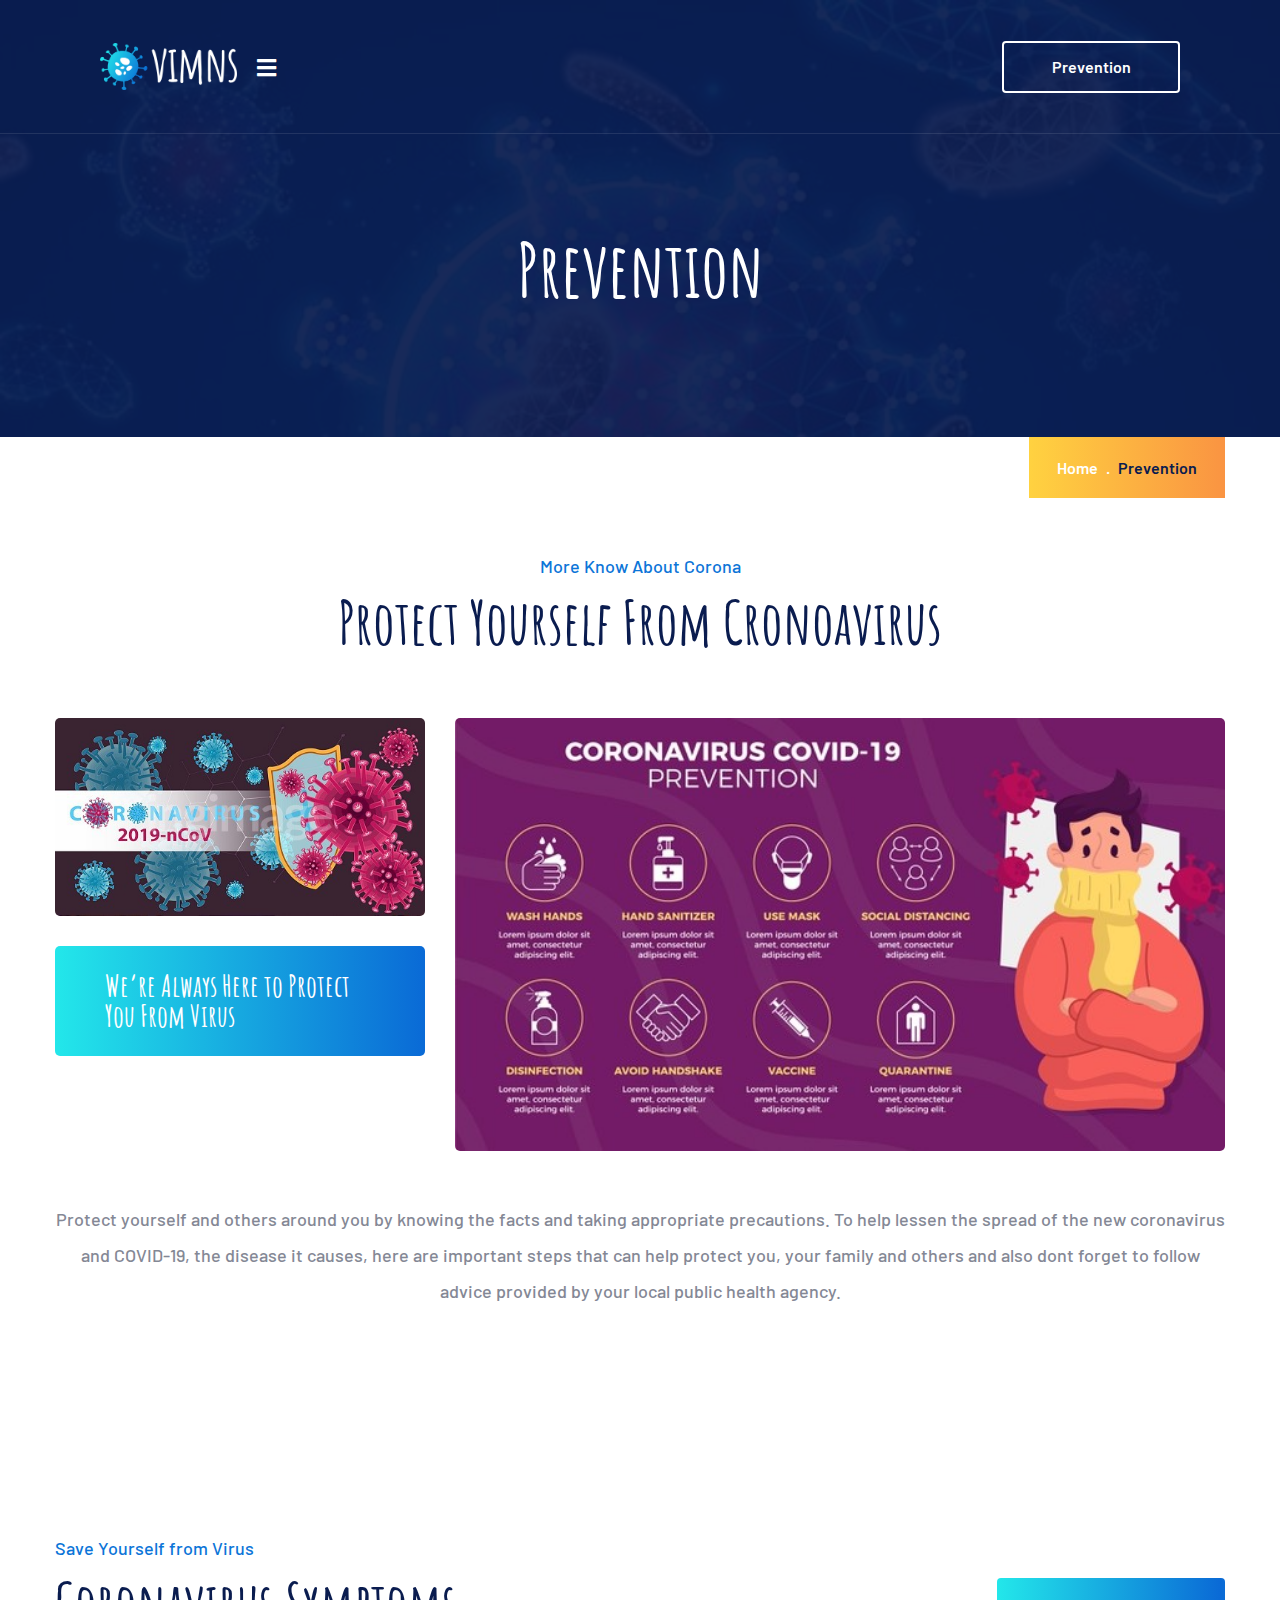
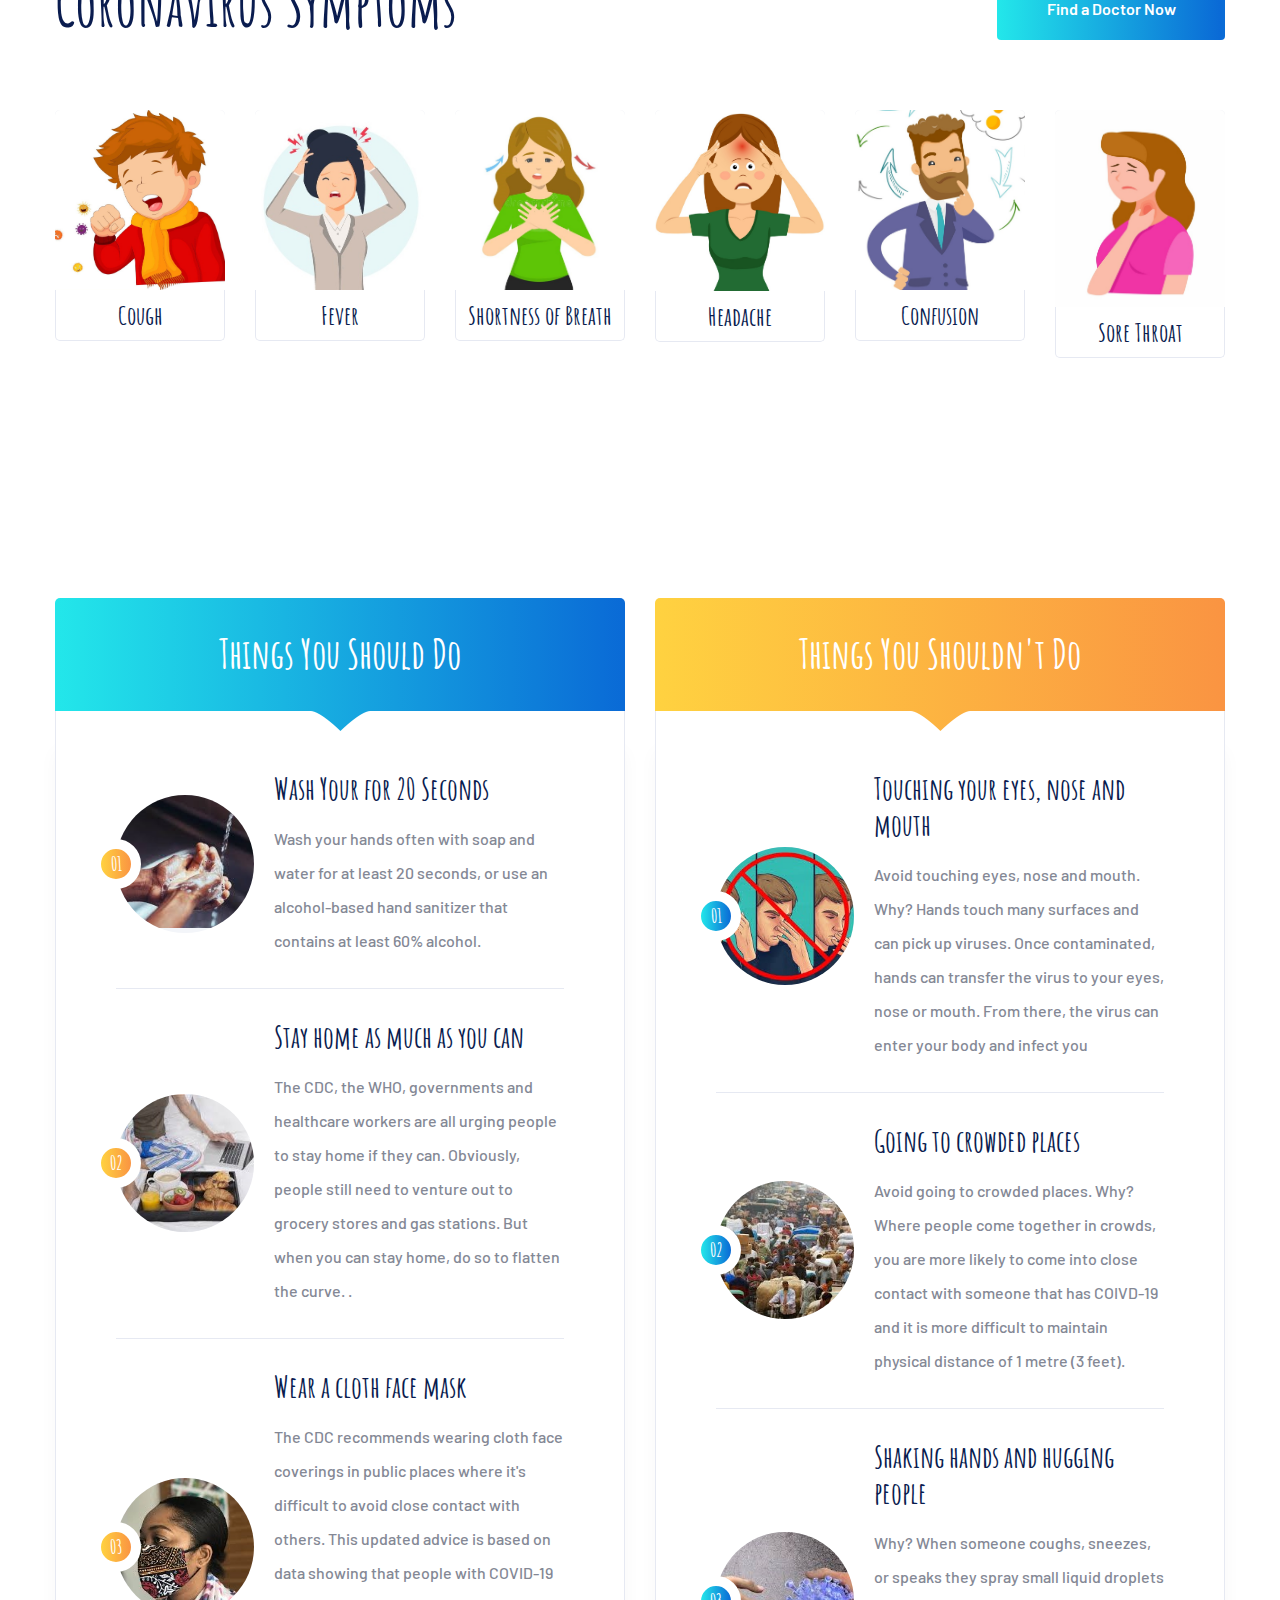
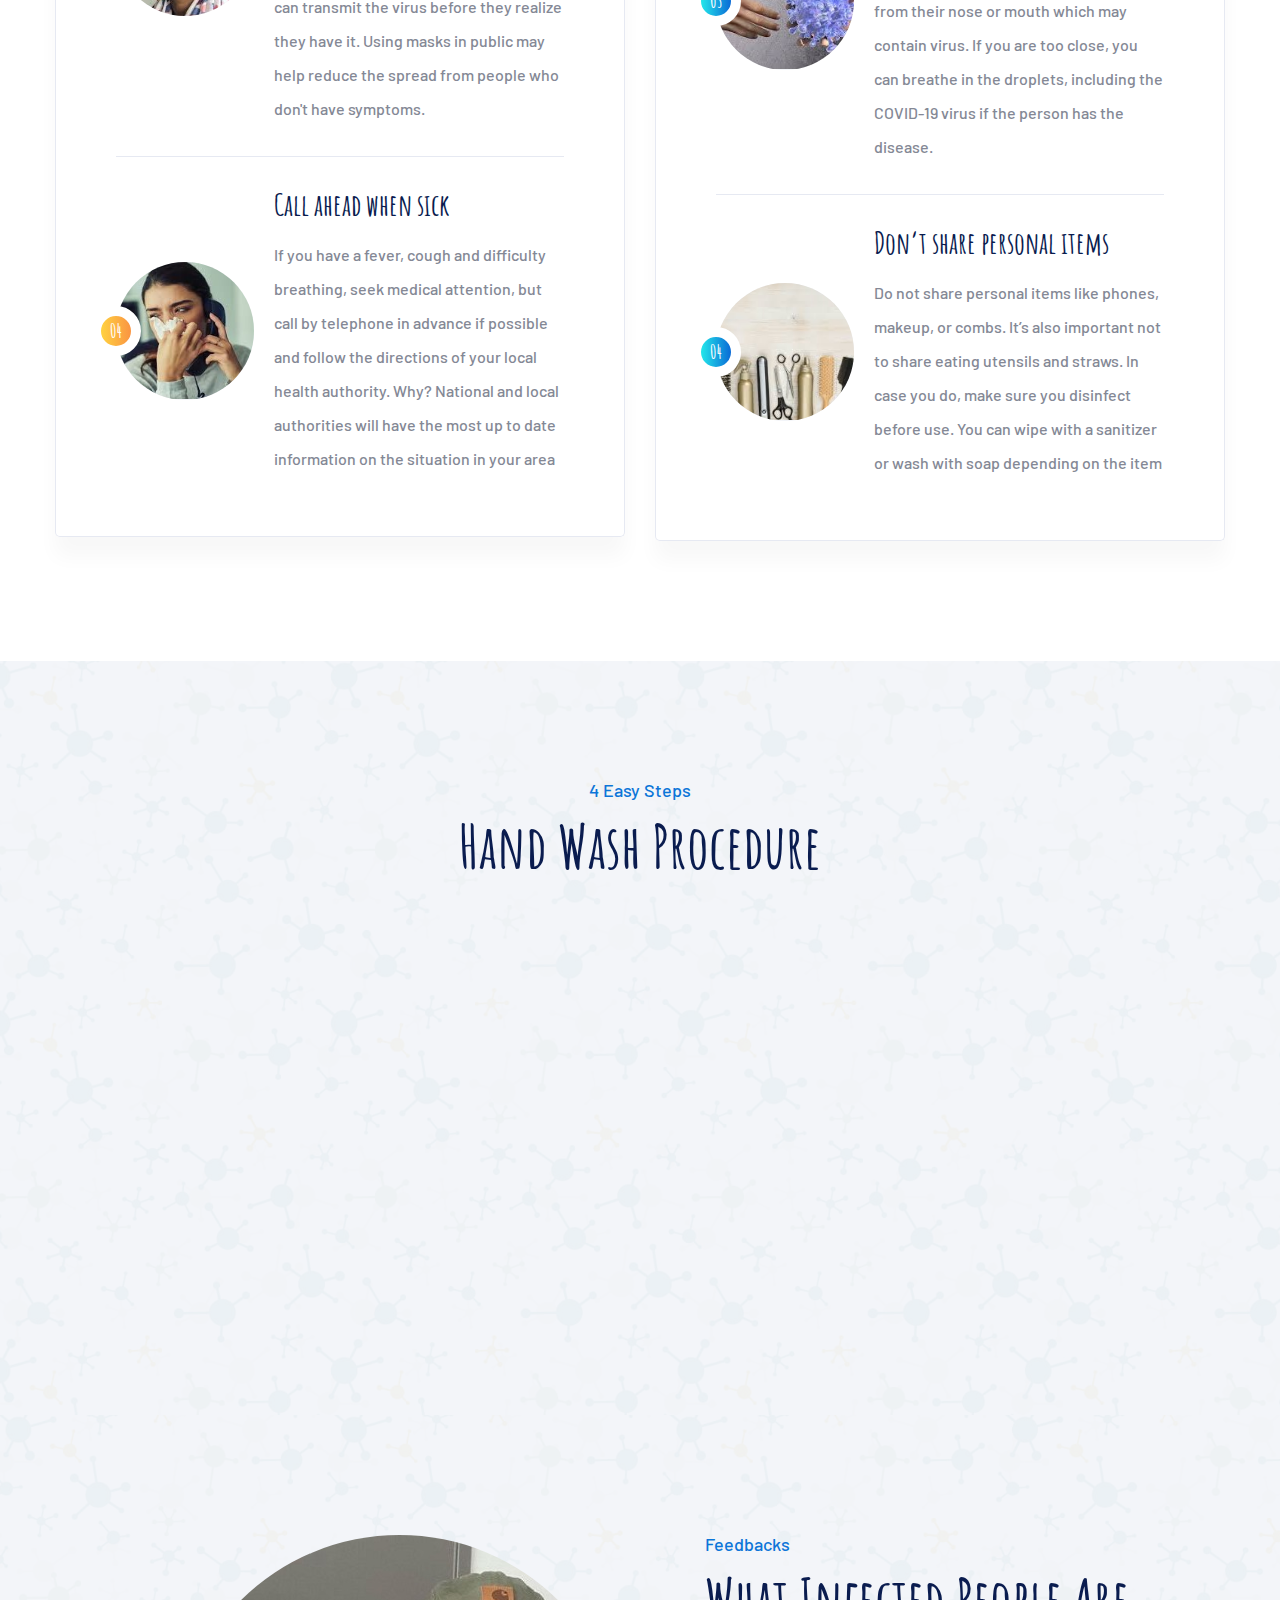
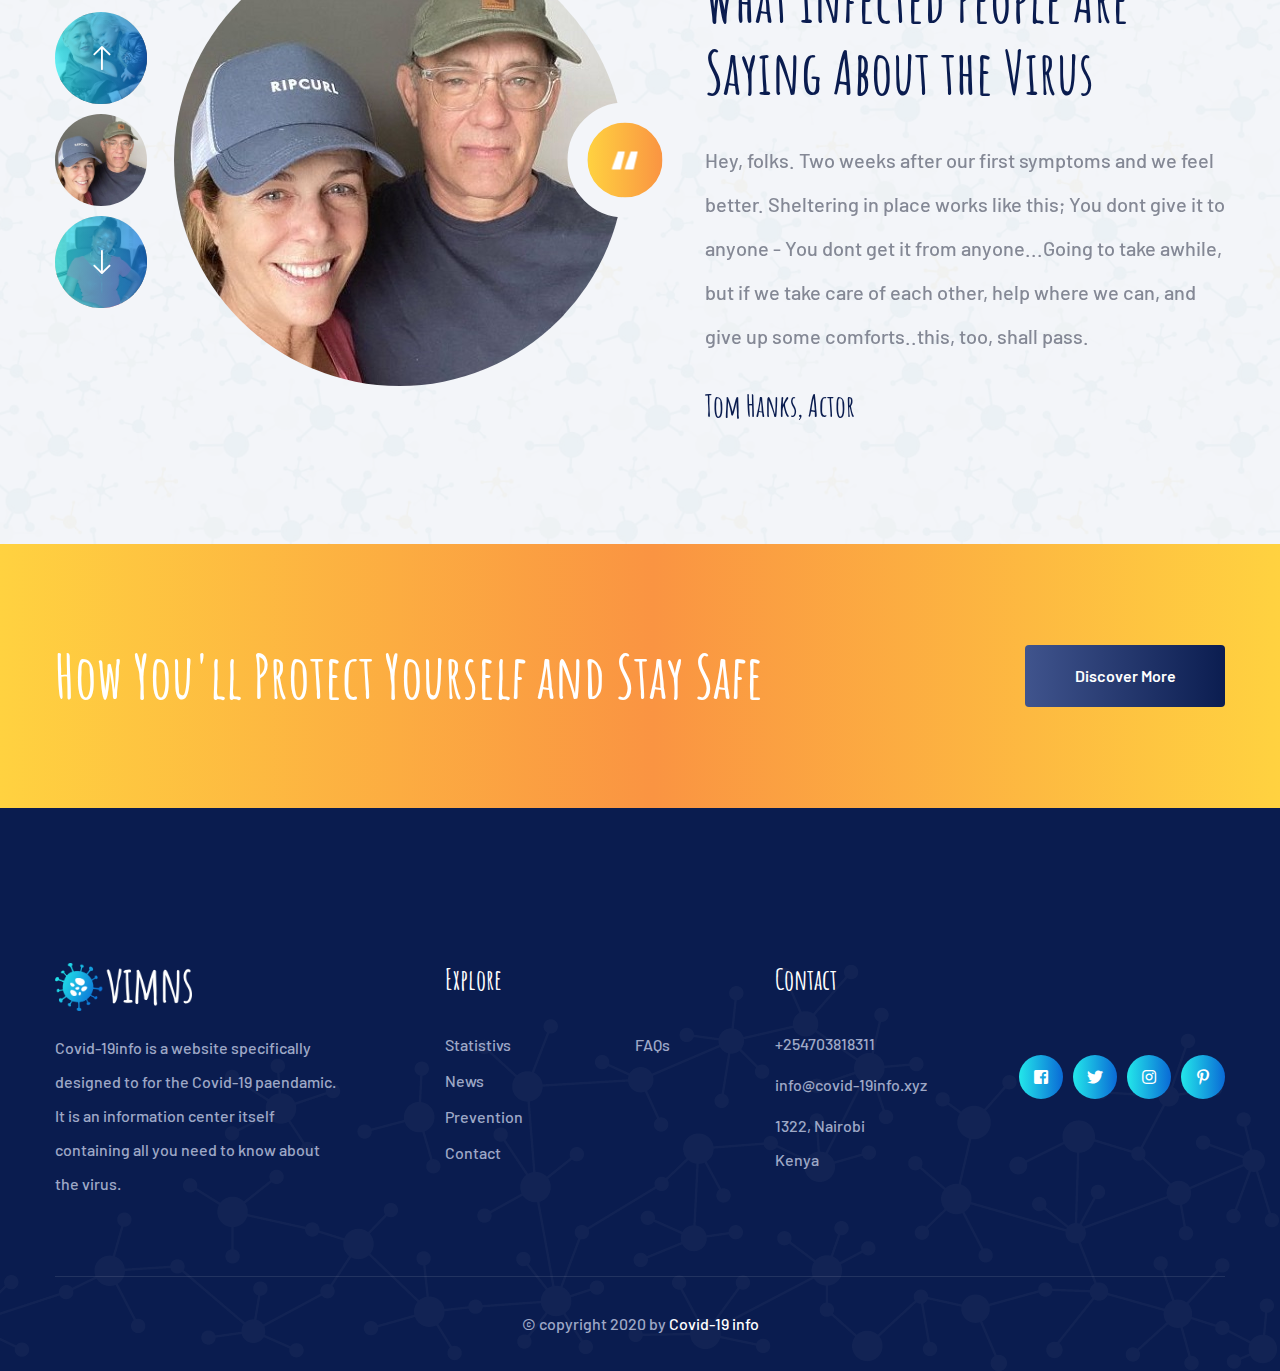
<file: prevention.html>
<!DOCTYPE html>
<html lang="en">

<head>
    <meta charset="UTF-8">
    <meta name="viewport" content="width=device-width, initial-scale=1.0">
    <meta http-equiv="X-UA-Compatible" content="ie=edge">
    <title>Prevention Page || Covid-19info</title>
    <link rel="apple-touch-icon" sizes="180x180" href="assets/images/favicons/apple-touch-icon.png">
    <link rel="icon" type="image/png" sizes="32x32" href="assets/images/favicons/favicon-32x32.png">
    <link rel="icon" type="image/png" sizes="16x16" href="assets/images/favicons/favicon-16x16.png">
    <link rel="manifest" href="assets/images/favicons/site.webmanifest">

    <!-- plugin scripts -->

    <link href="https://fonts.googleapis.com/css?family=Amatic+SC:400,700%7CBarlow:300,400,500,600,700,800,900%7CPT+Sans:400,700&display=swap" rel="stylesheet">


    <link rel="stylesheet" href="assets/css/animate.min.css">
    <link rel="stylesheet" href="assets/css/bootstrap.min.css">
    <link rel="stylesheet" href="assets/css/owl.carousel.min.css">
    <link rel="stylesheet" href="assets/css/owl.theme.default.min.css">
    <link rel="stylesheet" href="assets/css/magnific-popup.css">
    <link rel="stylesheet" href="assets/css/fontawesome-all.min.css">
    <link rel="stylesheet" href="assets/css/bootstrap-select.min.css">
    <link rel="stylesheet" href="assets/css/jquery.mCustomScrollbar.min.css">
    <link rel="stylesheet" href="assets/css/bootstrap-datepicker.min.css">
    <link rel="stylesheet" href="assets/css/vimns-icons.css">



    <!-- template styles -->
    <link rel="stylesheet" href="assets/css/main.css">
    <link rel="stylesheet" href="assets/css/responsive.css">







</head>

<body>
    <div class="preloader">
        <img src="assets/images/loader.png" class="preloader__image" alt="">
    </div><!-- /.preloader -->
    <div class="page-wrapper">
        <header class="site-header-one">
            <nav class="main-nav__one stricky">
                <div class="container-fluid">
                    <div class="main-nav__logo-box">
                        <a href="index.html">
                            <img width="137" src="assets/images/logo-1-1.png" alt="">
                        </a>
                        <a href="#" class="side-menu__toggler"><i class="fa fa-bars"></i></a>
                    </div><!-- /.main-nav__logo-box -->
                    <div class="main-nav__main-navigation">
                        <ul class=" main-nav__navigation-box">
                            
                            <li>
                                <a href="index.html">Home</a>
                            </li>
                            <li>
                                <a href="statistics.html">Statistics</a>
                            </li>
                            <li>
                                <a href="prevention.html">Preventions</a>
                            </li>
                            <li>
                                <a href="faqs.html">FAQs</a>
                            </li>

                            <li>
                                <a href="news.html">News</a>
                            </li>

                            <li>
                                <a href="contact.html">Contact</a>
                            </li>
                        </ul>
                    </div><!-- /.main-nav__main-navigation -->
                    <div class="main-nav__cta">
                        <div class="main-nav__cta-icon">
                            <i class="vimns-icon-phone"></i>
                        </div><!-- /.main-nav__cta-icon -->
                        <div class="main-nav__cta-content">
                            <h3><a href="tel:666-888-0000">666 888 0000</a></h3>
                            <p>Helpline</p>
                        </div><!-- /.main-nav__cta-content -->
                    </div><!-- /.main-nav__cta -->
                    <div class="main-nav__right">
                        <a href="prevention.html" class="main-nav__btn">Prevention</a><!-- /.main-nav__btn -->
                    </div><!-- /.main-nav__right -->
                </div><!-- /.container-fluid -->
            </nav><!-- /.main-nav__one -->

        </header><!-- /.site-header-one -->


        <section class="page-header">
            <div class="container">
                <h2>Prevention</h2>
                <ul class="thm-breadcrumb list-unstyled">
                    <li><a href="#">Home</a></li>
                    <li><span>Prevention</span></li>
                </ul><!-- /.thm-breadcrumb -->
            </div><!-- /.container -->
        </section><!-- /.page-header -->

        <section class="about-three">
            <div class="container">
                <div class="block-title text-center">
                    <p>More Know About Corona</p>
                    <h3>Protect Yourself From Cronoavirus</h3>
                </div><!-- /.block-title -->

                <div class="row">
                    <div class="col-lg-4">
                        <div class="about-three__image">
                            <img src="assets/images/resources/prev-cover.jpg" alt="">
                        </div><!-- /.about-three__image -->
                        <div class="about-three__title">
                            <h3>We’re Always Here to Protect You From Virus</h3>
                        </div><!-- /.about-three__title -->
                    </div><!-- /.col-lg-4 -->
                    <div class="col-lg-8">
                        <div class="about-three__image">
                            <img src="assets/images/resources/prev-cover5.jpg" alt="">
                        </div><!-- /.about-three__image -->
                    </div><!-- /.col-lg-8 -->
                </div><!-- /.row -->
                <div class="text-center about-three__text">
                    <p> Protect yourself and others around you by knowing the facts and taking appropriate precautions. To help lessen the spread of the new coronavirus and COVID-19, the disease it causes, here are important steps that can help protect you, your family and others and also dont forget to follow advice provided by your local public health agency.</p>
                </div><!-- /.text-center -->
            </div><!-- /.container -->
        </section><!-- /.about-three -->

        <section class="symptomps-one">
            <div class="container">
                <div class="symptomps-one__top">
                    <div class="block-title text-left">
                        <p>Save Yourself from Virus </p>
                        <h3>Coronavirus Symptoms</h3>
                    </div><!-- /.block-title -->
                    <div class="symptomps-one__btn-block">
                        <a href="#" class="thm-btn symptomps-one__btn">Find a Doctor Now</a>
                        <!-- /.thm-btn symptomps-one__btn -->
                    </div><!-- /.symptomps-one__btn-block -->
                </div><!-- /.symptomps-one__top -->
                <div class="row">

                    <div class="col-xl-2 col-lg-4 col-md-6 col-sm-6 col-xs-6">
                        <div class="symptomps-one__single">
                            <div class="symptomps-one__image">
                                <img src="assets/images/shapes/cough.jpg" alt="">
                            </div><!-- /.symptomps-one__image -->
                            <h3>Cough</h3>
                        </div><!-- /.symptomps-one__single -->
                    </div><!-- /.col-xl-2 col-lg-4 col-md-6 -->

                    <div class="col-xl-2 col-lg-4 col-md-6 col-sm-6 col-xs-6">
                        <div class="symptomps-one__single">
                            <div class="symptomps-one__image">
                                <img src="assets/images/shapes/fever3.jpg" alt="">
                            </div><!-- /.symptomps-one__image -->
                            <h3>Fever</h3>
                        </div><!-- /.symptomps-one__single -->
                    </div><!-- /.col-xl-2 col-lg-4 col-md-6 -->

                    <div class="col-xl-2 col-lg-4 col-md-6 col-sm-6 col-xs-6">
                        <div class="symptomps-one__single">
                            <div class="symptomps-one__image">
                                <img src="assets/images/shapes/shortness-breath2.jpg" alt="">
                            </div><!-- /.symptomps-one__image -->
                            <h3>Shortness of Breath</h3>
                        </div><!-- /.symptomps-one__single -->
                    </div><!-- /.col-xl-2 col-lg-4 col-md-6 -->

                    <div class="col-xl-2 col-lg-4 col-md-6 col-sm-6 col-xs-6">
                        <div class="symptomps-one__single">
                            <div class="symptomps-one__image">
                                <img src="assets/images/shapes/headache.jpg" alt="">
                            </div><!-- /.symptomps-one__image -->
                            <h3>Headache</h3>
                        </div><!-- /.symptomps-one__single -->
                    </div><!-- /.col-xl-2 col-lg-4 col-md-6 -->

                    <div class="col-xl-2 col-lg-4 col-md-6 col-sm-6 col-xs-6">
                        <div class="symptomps-one__single">
                            <div class="symptomps-one__image">
                                <img src="assets/images/shapes/confused5.jpg" alt="">
                            </div><!-- /.symptomps-one__image -->
                            <h3>Confusion</h3>
                        </div><!-- /.symptomps-one__single -->
                    </div><!-- /.col-xl-2 col-lg-4 col-md-6 -->
                    <div class="col-xl-2 col-lg-4 col-md-6 col-sm-6 col-xs-6">
                        <div class="symptomps-one__single">
                            <div class="symptomps-one__image">
                                <img src="assets/images/shapes/sore-throat.jpg " alt="">
                            </div><!-- /.symptomps-one__image -->
                            <h3>Sore Throat</h3>
                        </div><!-- /.symptomps-one__single -->
                    </div><!-- /.col-xl-2 col-lg-4 col-md-6 -->
                </div><!-- /.row -->
            </div><!-- /.container -->
        </section><!-- /.symptomps-one -->

        <section class="prevention-one prevention-one__prevention-page">
            <div class="container">
                <div class="row">
                    <div class="col-lg-6">
                        <div class="prevention-one__box">
                            <div class="prevention-one__box-top">
                                <h3>Things You Should Do</h3>
                            </div><!-- /.prevention-one__box-top -->
                            <div class="prevention-one__box-bottom">
                                <div class="prevention-one__single">
                                    <div class="prevention-one__icon">
                                        <div class="prevention-one__icon-inner">
                                            <img src="assets/images/shapes/washhands.jpg" alt="">
                                        </div><!-- /.prevention-one__icon-inner -->
                                    </div><!-- /.prevention-one__icon -->
                                    <div class="prevention-one__content">
                                        <h3>Wash Your for 20 Seconds </h3>
                                        <p>Wash your hands often with soap and water for at least 20 seconds, or use an alcohol-based hand sanitizer that contains at least 60% alcohol.</p>
                                    </div><!-- /.prevention-one__content -->
                                </div><!-- /.prevention-one__single -->

                                <div class="prevention-one__single">
                                    <div class="prevention-one__icon">
                                        <div class="prevention-one__icon-inner">
                                            <img src="assets/images/shapes/stayhome.jpg" alt="">
                                        </div><!-- /.prevention-one__icon-inner -->
                                    </div><!-- /.prevention-one__icon -->
                                    <div class="prevention-one__content">
                                        <h3>Stay home as much as you can </h3>
                                        <p>The CDC, the WHO, governments and healthcare workers are all urging people to stay home if they can. Obviously, people still need to venture out to grocery stores and gas stations. But when you can stay home, do so to flatten the curve. .</p>
                                    </div><!-- /.prevention-one__content -->
                                </div><!-- /.prevention-one__single -->

                                <div class="prevention-one__single">
                                    <div class="prevention-one__icon">
                                        <div class="prevention-one__icon-inner">
                                            <img src="assets/images/shapes/facemask2.jpg" alt="">
                                        </div><!-- /.prevention-one__icon-inner -->
                                    </div><!-- /.prevention-one__icon -->
                                    <div class="prevention-one__content">
                                        <h3>Wear a cloth face mask</h3>
                                        <p>The CDC recommends wearing cloth face coverings in public places where it's difficult to avoid close contact with others. This updated advice is based on data showing that people with COVID-19 can transmit the virus before they realize they have it. Using masks in public may help reduce the spread from people who don't have symptoms.</p>
                                    </div><!-- /.prevention-one__content -->
                                </div><!-- /.prevention-one__single -->
                                <div class="prevention-one__single">
                                    <div class="prevention-one__icon">
                                        <div class="prevention-one__icon-inner">
                                            <img src="assets/images/shapes/callhelp.jpg" alt="">
                                        </div><!-- /.prevention-one__icon-inner -->
                                    </div><!-- /.prevention-one__icon -->
                                    <div class="prevention-one__content">
                                        <h3>Call ahead when sick </h3>
                                        <p>If you have a fever, cough and difficulty breathing, seek medical attention, but call by telephone in advance if possible and follow the directions of your local health authority. Why? National and local authorities will have the most up to date information on the situation in your area</p>
                                    </div><!-- /.prevention-one__content -->
                                </div><!-- /.prevention-one__single -->
                            </div><!-- /.prevention-one__box-bottom -->
                        </div><!-- /.prevention-one__box -->
                    </div><!-- /.col-lg-6 -->
                    <div class="col-lg-6">
                        <div class="prevention-one__box">
                            <div class="prevention-one__box-top">
                                <h3>Things You Shouldn't Do</h3>
                            </div><!-- /.prevention-one__box-top -->
                            <div class="prevention-one__box-bottom">
                                <div class="prevention-one__single">
                                    <div class="prevention-one__icon">
                                        <div class="prevention-one__icon-inner">
                                            <img src="assets/images/shapes/touchface.jpg" alt="">
                                        </div><!-- /.prevention-one__icon-inner -->
                                    </div><!-- /.prevention-one__icon -->
                                    <div class="prevention-one__content">
                                        <h3>Touching your eyes, nose and mouth</h3>
                                        <p>Avoid touching eyes, nose and mouth. Why? Hands touch many surfaces and can pick up viruses. Once contaminated, hands can transfer the virus to your eyes, nose or mouth. From there, the virus can enter your body and infect you</p>
                                    </div><!-- /.prevention-one__content -->
                                </div><!-- /.prevention-one__single -->

                                <div class="prevention-one__single">
                                    <div class="prevention-one__icon">
                                        <div class="prevention-one__icon-inner">
                                            <img src="assets/images/shapes/crowded.jpg" alt="">
                                        </div><!-- /.prevention-one__icon-inner -->
                                    </div><!-- /.prevention-one__icon -->
                                    <div class="prevention-one__content">
                                        <h3>Going to crowded places</h3>
                                        <p>Avoid going to crowded places. Why? Where people come together in crowds, you are more likely to come into close contact with someone that has COIVD-19 and it is more difficult to maintain physical distance of 1 metre (3 feet).</p>
                                    </div><!-- /.prevention-one__content -->
                                </div><!-- /.prevention-one__single -->

                                <div class="prevention-one__single">
                                    <div class="prevention-one__icon">
                                        <div class="prevention-one__icon-inner">
                                            <img src="assets/images/shapes/greeting.jpg" alt="">
                                        </div><!-- /.prevention-one__icon-inner -->
                                    </div><!-- /.prevention-one__icon -->
                                    <div class="prevention-one__content">
                                        <h3>Shaking hands and hugging people  </h3>
                                        <p>Why? When someone coughs, sneezes, or speaks they spray small liquid droplets from their nose or mouth which may contain virus. If you are too close, you can breathe in the droplets, including the COVID-19 virus if the person has the disease.</p>
                                    </div><!-- /.prevention-one__content -->
                                </div><!-- /.prevention-one__single -->
                                <div class="prevention-one__single">
                                    <div class="prevention-one__icon">
                                        <div class="prevention-one__icon-inner">
                                            <img src="assets/images/shapes/sharing.jpg" alt="">
                                        </div><!-- /.prevention-one__icon-inner -->
                                    </div><!-- /.prevention-one__icon -->
                                    <div class="prevention-one__content">
                                        <h3>Don’t share personal items </h3>
                                        <p>Do not share personal items like phones, makeup, or combs. It’s also important not to share eating utensils and straws. In case you do, make sure you disinfect before use. You can wipe with a sanitizer or wash with soap depending on the item</p>
                                    </div><!-- /.prevention-one__content -->
                                </div><!-- /.prevention-one__single -->
                            </div><!-- /.prevention-one__box-bottom -->
                        </div><!-- /.prevention-one__box -->
                    </div><!-- /.col-lg-6 -->
                </div><!-- /.row -->
            </div><!-- /.container -->
        </section><!-- /.prevention-one -->


        <section class="hand-wash-one">
            <div class="container">
                <div class="block-title text-center">
                    <p>4 Easy Steps </p>
                    <h3>Hand Wash Procedure</h3>
                </div><!-- /.block-title text-center -->
                <div class="row">
                    <div class="col-lg-3 col-md-6 wow fadeInUp" data-wow-duration="1500ms" data-wow-delay="000ms">
                        <div class="hand-wash-one__single">
                            <div class="hand-wash-one__image">
                                <img src="assets/images/shapes/use-soap.jpg" alt="" width="167" height="167">
                            </div><!-- /.hand-wash-one__image -->
                            <h3>Use Soap</h3>
                        </div><!-- /.hand-wash-one__single -->
                    </div><!-- /.col-lg-3 col-md-6 wow fadeInUp -->
                    <div class="col-lg-3 col-md-6 wow fadeInUp" data-wow-duration="1500ms" data-wow-delay="100ms">
                        <div class="hand-wash-one__single">
                            <div class="hand-wash-one__image">
                                <img src="assets/images/shapes/palm-to-palm.jpg" alt="" width="167" height="167">
                            </div><!-- /.hand-wash-one__image -->
                            <h3>Palm to Palm</h3>
                        </div><!-- /.hand-wash-one__single -->
                    </div><!-- /.col-lg-3 col-md-6 wow fadeInUp -->
                    <div class="col-lg-3 col-md-6 wow fadeInUp" data-wow-duration="1500ms" data-wow-delay="200ms">
                        <div class="hand-wash-one__single">
                            <div class="hand-wash-one__image">
                                <img src="assets/images/shapes/fingers-crosed.jpg" alt=""
                                width="167" height="167">
                            </div><!-- /.hand-wash-one__image -->
                            <h3>Fingers Interlaced</h3>
                        </div><!-- /.hand-wash-one__single -->
                    </div><!-- /.col-lg-3 col-md-6 wow fadeInUp -->
                    <div class="col-lg-3 col-md-6 wow fadeInUp" data-wow-duration="1500ms" data-wow-delay="300ms">
                        <div class="hand-wash-one__single">
                            <div class="hand-wash-one__image">
                                <img src="assets/images/shapes/rinse.jpg" alt="" width="167" height="167">
                            </div><!-- /.hand-wash-one__image -->
                            <h3>Rinse Hands</h3>
                        </div><!-- /.hand-wash-one__single -->
                    </div><!-- /.col-lg-3 col-md-6 wow fadeInUp -->
                </div><!-- /.row -->
            </div><!-- /.container -->
        </section><!-- /.hand-wash-one -->

        <section class="testimonials-one" id="testimonials">
            <div class="container">
                <div class="row">
                    <div class="col-lg-6">
                        <div class="testimonials-one__image-block">
                            <div class="owl-carousel owl-theme" id="sync2">
                                <div class="item clearfix">
                                    <div class="testimonials-one__image">
                                        <img src="assets/images/testimonials/testimonials-1-1.jpg" class="testimonials-one__thumb" alt="Awesome Image" />
                                        <div class="testimonials-one__qoute">
                                            <img src="assets/images/testimonials/testimonials-qoute-1-1.png" alt="Awesome Image" />
                                        </div><!-- /.testimonials-one__qoute -->
                                    </div><!-- /.testimonials-one__image -->
                                </div><!-- /.item -->
                                <div class="item clearfix">
                                    <div class="testimonials-one__image">
                                        <img src="assets/images/testimonials/testimonials-1-2.jpg" class="testimonials-one__thumb" alt="Awesome Image" />
                                        <div class="testimonials-one__qoute">
                                            <img src="assets/images/testimonials/testimonials-qoute-1-1.png" alt="Awesome Image" />
                                        </div><!-- /.testimonials-one__qoute -->
                                    </div><!-- /.testimonials-one__image -->
                                </div><!-- /.item -->
                                <div class="item clearfix">
                                    <div class="testimonials-one__image">
                                        <img src="assets/images/testimonials/testimonials-1-3.jpg" class="testimonials-one__thumb" alt="Awesome Image" />
                                        <div class="testimonials-one__qoute">
                                            <img src="assets/images/testimonials/testimonials-qoute-1-1.png" alt="Awesome Image" />
                                        </div><!-- /.testimonials-one__qoute -->
                                    </div><!-- /.testimonials-one__image -->
                                </div><!-- /.item -->
                            </div><!-- /.owl-carousel owl-theme -->
                            <div class="testimonials-one__button-block">
                                <button class="testimonials-one__button__prev-btn"></button>
                                <button class="testimonials-one__button__current-btn"></button>
                                <button class="testimonials-one__button__next-btn"></button>
                            </div>
                        </div><!-- /.testimonials-one__image-block -->
                    </div><!-- /.col-lg-6 -->
                    <div class="col-lg-6">
                        <div class="testimonials-one__content">
                            <div class="block-title text-left">
                                <p>Feedbacks </p>
                                <h3>What Infected People Are <br> Saying About the Virus</h3>
                            </div><!-- /.block-title -->

                            <div class="owl-carousel owl-theme" id="sync1">
                                <div class="item">
                                    <div class="testimonials-one__single" data-thumb-img="assets/images/testimonials/testimonials-1-1.jpg">
                                        <p class="testimonials-one__text">Hey, folks. Two weeks after our first symptoms and we feel better. Sheltering in place works like this; You dont give it to anyone - You dont get it from anyone...Going to take awhile, but if we take care of each other, help where we can, and give up some comforts..this, too, shall pass.</p><!-- /.testimonials-one__text -->
                                        <div class="testimonials-one__bottom">
                                            <h3 class="testimonials-one__title">Tom Hanks, Actor</h3>
                                            <!-- /.testimonials-one__title -->
                                        </div><!-- /.testimonials-one__bottom -->
                                    </div><!-- /.testimonials-one__single -->
                                </div><!-- /.item -->
                                <div class="item">
                                    <div class="testimonials-one__single" data-thumb-img="assets/images/testimonials/testimonials-1-2.jpg">
                                        <p class="testimonials-one__text"> I developed symptoms and l voluntarily went to the hospital as a responsible Kenyan and was confirmed positive and I have since been treated and discharged after 23 days in isolation. I want everyone to know that this is something that can be managed.</p><!-- /.testimonials-one__text -->
                                        <div class="testimonials-one__bottom">
                                            <h3 class="testimonials-one__title">Brenda Cherotich, Kenya's First Coronavirus patient</h3>
                                            <!-- /.testimonials-one__title -->
                                        </div><!-- /.testimonials-one__bottom -->
                                    </div><!-- /.testimonials-one__single -->
                                </div><!-- /.item -->
                                <div class="item">
                                    <div class="testimonials-one__single" data-thumb-img="assets/images/testimonials/testimonials-1-3.jpg">
                                        <p class="testimonials-one__text">
                                        Just a few days ago we were re-tested and are now thankfully negative. This illness is serious and real. People need to know that the illness affects the young and old, healthy and unhealthy, rich and poor.    
                                        </p><!-- /.testimonials-one__text -->
                                        <div class="testimonials-one__bottom">
                                            <h3 class="testimonials-one__title">Pink, American Singer</h3>
                                            <!-- /.testimonials-one__title -->
                                        </div><!-- /.testimonials-one__bottom -->
                                    </div><!-- /.testimonials-one__single -->
                                </div><!-- /.item -->
                            </div><!-- /.owl-carousel owl-theme -->
                        </div><!-- /.testimonials-one__content -->
                    </div><!-- /.col-lg-6 -->
                </div><!-- /.row -->
            </div><!-- /.container -->
        </section><!-- /.testimonials-one -->

        <section class="cta-one">
            <div class="container">
                <div class="cta-one__left">
                    <h3>How You'll Protect Yourself and Stay Safe</h3>
                </div><!-- /.cta-one__left -->
                <div class="cta-one__right">
                    <a href="#" class="thm-btn cta-one__btn">Discover More</a><!-- /.thm-btn cta-one__btn -->
                </div><!-- /.cta-one__right -->
            </div><!-- /.container -->
        </section><!-- /.cta-one -->


        <footer class="site-footer-one site-footer-one__home-one">

            <div class="site-footer-one__upper">
                <div class="container">
                    <div class="row">
                        <div class="col-lg-4">
                            <div class="footer-widget footer-widget__about">
                                <a href="index.html" class="footer-widget__logo">
                                    <img width="137" src="assets/images/logo-1-1.png" alt="">
                                </a>
                                <p>Covid-19info is a website specifically designed to for the Covid-19 paendamic. It is an information center
                                itself containing all you need to know about the virus.</p>
                            </div><!-- /.footer-widget footer-widget__about -->
                        </div><!-- /.col-lg-4 -->
                        <div class="col-lg-3">
                            <div class="footer-widget footer-widget__links">
                                <h3 class="footer-widget__title">Explore</h3><!-- /.footer-widget__title -->
                                <div class="footer-widget__links-wrap">
                                    <ul class="list-unstyled footer-widget__links-list">
                                        <li><a href="statistics.html">Statistivs</a></li>
                                        <li><a href="news.html">News</a></li>
                                        <li><a href="prevention.html">Prevention</a></li>
                                        <li><a href="contact.html">Contact</a></li>
                                    </ul><!-- /.list-unstyled -->
                                    <ul class="list-unstyled footer-widget__links-list">
                                        <li><a href="faqs.html">FAQs</a></li>
                                        <!-- <li><a href="about.html">Privacy Policy</a></li>
                                        <li><a href="about.html">Terms of Use</a></li> -->
                                    </ul><!-- /.list-unstyled -->
                                </div><!-- /.footer-widget__links-wrap -->

                            </div><!-- /.footer-widget footer-widget__about -->
                        </div><!-- /.col-lg-3 -->
                        <div class="col-lg-3">
                            <div class="footer-widget footer-widget__contact">
                                <h3 class="footer-widget__title">Contact</h3><!-- /.footer-widget__title -->
                                <p><a href="tel:+254703818311">+254703818311</a></p>
                                <p><a href="mailto:info@covid19info.xyz">info@covid-19info.xyz</a> </p>
                                <p>1322, Nairobi <br> Kenya</p>
                            </div><!-- /.footer-widget footer-widget__contact -->
                        </div><!-- /.col-lg-3 -->
                        <div class="col-lg-2 d-flex">
                            <div class="footer-widget my-auto">
                                <div class="footer-widget__social">
                                    <a href="#" class="fab fa-facebook-square"></a>
                                    <a href="#" class="fab fa-twitter"></a>
                                    <a href="#" class="fab fa-instagram"></a>
                                    <a href="#" class="fab fa-pinterest-p"></a>
                                </div><!-- /.footer-widget__social -->
                            </div><!-- /.footer-widget -->
                        </div><!-- /.col-lg-2 -->
                    </div><!-- /.row -->
                </div><!-- /.container -->
            </div><!-- /.site-footer-one__upper -->
            <div class="site-footer-one__bottom">
                <div class="container">
                    <p>© copyright 2020 by <a href="#">Covid-19 info</a></p>
                </div><!-- /.container -->
            </div><!-- /.site-footer-one__bottom -->
        </footer><!-- /.site-footer-one -->
    </div><!-- /.page-wrapper -->


    <a href="#" data-target="html" class="scroll-to-target scroll-to-top"><i class="fa fa-angle-up"></i></a>


    <div class="side-menu__block">


        <div class="side-menu__block-overlay custom-cursor__overlay">
            <div class="cursor"></div>
            <div class="cursor-follower"></div>
        </div><!-- /.side-menu__block-overlay -->
        <div class="side-menu__block-inner ">
            <div class="side-menu__top justify-content-end">

                <a href="#" class="side-menu__toggler side-menu__close-btn"><img src="assets/images/shapes/close-1-1.png" alt=""></a>
            </div><!-- /.side-menu__top -->


            <nav class="mobile-nav__container">
                <!-- content is loading via js -->
            </nav>
            <div class="side-menu__sep"></div><!-- /.side-menu__sep -->
            <div class="side-menu__content">
                <p> Covid-19info is a website specifically designed to for the Covid-19 paendamic. It is an information center
                                itself containing all you need to know about the virus.</p>
                <p><a href="mailto: info@covid-19info.xyz">info@covid-19info.xyz</a> <br> <a href="tel:+254703818311">+254703818311</a></p>
                <div class="side-menu__social">
                    <a class="fab fa-facebook-f" href="#"></a>
                    <a class="fab fa-twitter" href="#"></a>
                    <a class="fab fa-instagram" href="#"></a>
                    <a class="fab fa-pinterest-p" href="#"></a>
                </div>
            </div><!-- /.side-menu__content -->
        </div><!-- /.side-menu__block-inner -->
    </div><!-- /.side-menu__block -->



    <script src="assets/js/jquery.min.js"></script>
    <script src="assets/js/bootstrap.bundle.min.js"></script>
    <script src="assets/js/owl.carousel.min.js"></script>
    <script src="assets/js/waypoints.min.js"></script>
    <script src="assets/js/jquery.counterup.min.js"></script>
    <script src="assets/js/TweenMax.min.js"></script>
    <script src="assets/js/wow.js"></script>
    <script src="assets/js/jquery.magnific-popup.min.js"></script>
    <script src="assets/js/jquery.ajaxchimp.min.js"></script>
    <script src="assets/js/jquery.validate.min.js"></script>
    <script src="assets/js/bootstrap-select.min.js"></script>
    <script src="assets/js/jquery.mCustomScrollbar.concat.min.js"></script>
    <script src="assets/js/bootstrap-datepicker.min.js"></script>
    <script src="assets/js/isotope.js"></script>

    <!-- template scripts -->
    <script src="assets/js/theme.js"></script>
    <script src="assets/js/testimonials-owl.carousel.config.js"></script>
</body>

</html>
</file>
<file: assets/css/vimns-icons.css>
@font-face {
  font-family: 'vimns-icons';
  src:  url('../fonts/vimns-icons.eot?wz00rk');
  src:  url('../fonts/vimns-icons.eot?wz00rk#iefix') format('embedded-opentype'),
    url('../fonts/vimns-icons.ttf?wz00rk') format('truetype'),
    url('../fonts/vimns-icons.woff?wz00rk') format('woff'),
    url('../fonts/vimns-icons.svg?wz00rk#vimns-icons') format('svg');
  font-weight: normal;
  font-style: normal;
  font-display: block;
}

[class^="vimns-icon-"], [class*=" vimns-icon-"] {
  /* use !important to prevent issues with browser extensions that change fonts */
  font-family: 'vimns-icons' !important;
  font-style: normal;
  font-weight: normal;
  font-variant: normal;
  text-transform: none;
  line-height: 1;

  /* Better Font Rendering =========== */
  -webkit-font-smoothing: antialiased;
  -moz-osx-font-smoothing: grayscale;
}

.vimns-icon-phone:before {
  content: "\e900";
}
.vimns-icon-alert:before {
  content: "\e901";
}
.vimns-icon-virus:before {
  content: "\e902";
}
.vimns-icon-mask:before {
  content: "\e903";
}
.vimns-icon-tick:before {
  content: "\e904";
}
.vimns-icon-back:before {
  content: "\e905";
}
.vimns-icon-front:before {
  content: "\e909";
}
.vimns-icon-screw:before {
  content: "\e906";
}
.vimns-icon-work:before {
  content: "\e907";
}
.vimns-icon-mail:before {
  content: "\e908";
}
.vimns-icon-infected:before {
  content: "\e90a";
}
.vimns-icon-washing-hands:before {
  content: "\e90b";
}
.vimns-icon-shopping-online:before {
  content: "\e90c";
}
.vimns-icon-network:before {
  content: "\e90d";
}
.vimns-icon-worldwide:before {
  content: "\e90e";
}
.vimns-icon-family:before {
  content: "\e90f";
}
.vimns-icon-grave:before {
  content: "\e910";
}
</file>
<file: assets/css/main.css>
/*--------------------------------------------------------------
>>> TABLE OF CONTENTS:
----------------------------------------------------------------
# Common
# Animations
# Topbar
# Main Menu
# Banner
# Prevention
# Services
# Funfact
# About
# Handwash
# Footer
# call to action
# Team
# Mailchimp
# Faq
# Blog
# Contact
# Page Header
# Brand
# Testimonials
# Sidebar
# Progress
# Map
# Video
# Mobile Menu
--------------------------------------------------------------*/
/*--------------------------------------------------------------
# Common
--------------------------------------------------------------*/
:root {
  --thm-font: 'Barlow', sans-serif;
  --heading-font: 'Amatic SC';
  --thm-base: #0c75d8;
  --thm-base-rgb: 12, 117, 216;
  --thm-primary: #ffd240;
  --thm-primary-rgb: 255, 210, 64;
  --thm-black: #0a1c4f;
  --thm-black-rgb: 10, 28, 79;
  --thm-gray: #f3f5f9;
  --thm-gray2: #f2f4f8;
  --thm-text: #848895;
}

body {
  font-family: var(--thm-font);
  color: var(--thm-text);
  font-size: 18px;
  line-height: 36px;
  font-weight: 500;
}

a:active,
a:hover,
a:focus,
a:visited {
  text-decoration: none;
}

h1,
h2,
h3,
h4,
h5,
h6 {
  font-family: var(--heading-font);
}

.page-wrapper {
  position: relative;
  margin: 0 auto;
  width: 100%;
  min-width: 300px;
  overflow: hidden;
}

@media (min-width: 1200px) {
  .container {
    max-width: 1200px;
  }
}

/* block title */
.block-title {
  margin-bottom: 60px;
}

.block-title p {
  margin: 0;
  color: var(--thm-base);
  font-weight: 500;
  font-size: 18px;
  line-height: 1em;
}

.block-title p + h3 {
  margin-top: 11px;
}

.block-title h3 {
  margin: 0;
  font-weight: bold;
  font-size: 60px;
  color: var(--thm-black);
}

/* thm btn */
.thm-btn {
  border: none;
  outline: none;
  display: inline-block;
  vertical-align: middle;
  background-image: -webkit-gradient(linear, left top, right top, from(#ffd240), color-stop(51%, #fa9442), to(#ffd240));
  background-image: linear-gradient(90deg, #ffd240 0%, #fa9442 51%, #ffd240 100%);
  background-size: 200% auto;
  -webkit-transition: 500ms;
  transition: 500ms;
  font-size: 16px;
  font-weight: 600;
  color: #fff;
  border-radius: 4px;
  padding: 13px 49.5px;
}

.thm-btn:hover {
  color: #fff;
  background-position: right;
}

.bootstrap-select .btn-light:not(:disabled):not(.disabled).active,
.bootstrap-select .btn-light:not(:disabled):not(.disabled):active,
.bootstrap-select .show > .btn-light.dropdown-toggle {
  background-color: transparent !important;
  -webkit-box-shadow: none !important;
          box-shadow: none !important;
  outline: none !important;
}

.bootstrap-select > .dropdown-toggle {
  -webkit-box-shadow: none !important;
          box-shadow: none !important;
}

.bootstrap-select .dropdown-toggle:focus,
.bootstrap-select > select.mobile-device:focus + .dropdown-toggle {
  outline: none !important;
}

.bootstrap-select .dropdown-menu {
  padding-top: 0;
  padding-bottom: 0;
  margin-top: 0;
  z-index: 991;
  border-radius: 0;
}

.bootstrap-select .dropdown-menu > li + li > a {
  border-top: 1px solid var(--thm-gray);
}

.bootstrap-select .dropdown-menu > li.selected > a {
  background: var(--thm-base);
  color: #fff;
}

.bootstrap-select .dropdown-menu > li > a {
  font-size: 16px;
  font-weight: 500;
  padding: 4px 20px;
  color: var(--thm-black);
  -webkit-transition: all .4s ease;
  transition: all .4s ease;
}

.bootstrap-select .dropdown-menu > li > a:hover {
  background: var(--thm-base);
  color: #fff;
  cursor: pointer;
}

/* datepicker */
.datepicker.dropdown-menu {
  min-width: 17rem;
}

.datepicker table {
  width: 100%;
}

.post-pagination {
  display: -webkit-box;
  display: -ms-flexbox;
  display: flex;
  -webkit-box-pack: center;
  -ms-flex-pack: center;
      justify-content: center;
  -webkit-box-align: center;
  -ms-flex-align: center;
      align-items: center;
  -ms-flex-wrap: wrap;
      flex-wrap: wrap;
}

.post-pagination a {
  border-radius: 50%;
  background-color: var(--thm-gray);
  color: #9ca3a9;
  font-size: 18px;
  font-weight: 600;
  text-align: center;
  padding: 0;
  display: -webkit-box;
  display: -ms-flexbox;
  display: flex;
  -webkit-box-align: center;
  -ms-flex-align: center;
      align-items: center;
  -webkit-box-pack: center;
  -ms-flex-pack: center;
      justify-content: center;
  width: 57px;
  height: 57px;
  -webkit-transition: all .4s ease;
  transition: all .4s ease;
}

.post-pagination a:hover {
  background-color: var(--thm-primary);
  color: #fff;
}

.post-pagination a.active {
  background-color: var(--thm-base);
  color: #fff;
  cursor: auto;
}

.post-pagination a + a {
  margin-left: 15px;
}

.preloader {
  position: fixed;
  background-color: #fff;
  background-position: center center;
  background-repeat: no-repeat;
  top: 0;
  left: 0;
  right: 0;
  bottom: 0;
  z-index: 9991;
  display: -webkit-box;
  display: -ms-flexbox;
  display: flex;
  -webkit-box-pack: center;
  -ms-flex-pack: center;
      justify-content: center;
  -webkit-box-align: center;
  -ms-flex-align: center;
      align-items: center;
  text-align: center;
}

.preloader__image {
  -webkit-animation-fill-mode: both;
  animation-fill-mode: both;
  -webkit-animation-name: flipInY;
  animation-name: flipInY;
  -webkit-animation-duration: 2s;
  animation-duration: 2s;
  -webkit-animation-iteration-count: infinite;
  animation-iteration-count: infinite;
}

.scroll-to-top {
  display: inline-block;
  width: 45px;
  height: 45px;
  background-image: -webkit-gradient(linear, left top, right top, from(#ffd240), color-stop(51%, #fa9442), to(#ffd240));
  background-image: linear-gradient(90deg, #ffd240 0%, #fa9442 51%, #ffd240 100%);
  background-size: 200% auto;
  position: fixed;
  bottom: 40px;
  right: 40px;
  z-index: 99;
  text-align: center;
  -webkit-transition: all .4s ease;
  transition: all .4s ease;
  display: none;
  border-radius: 50%;
  transition: all .4s ease;
}

.scroll-to-top i {
  color: #ffffff;
  font-size: 18px;
  line-height: 45px;
}

.scroll-to-top:hover {
  background-position: right;
}

.scroll-to-top:hover i {
  color: #fff;
}

/* Cursor Style */
.cursor {
  position: absolute;
  background-color: #fff;
  width: 6px;
  height: 6px;
  border-radius: 100%;
  z-index: 1;
  -webkit-transition: 0.2s cubic-bezier(0.75, -0.27, 0.3, 1.33) opacity, 0.3s cubic-bezier(0.75, -1.27, 0.3, 2.33) -webkit-transform;
  transition: 0.2s cubic-bezier(0.75, -0.27, 0.3, 1.33) opacity, 0.3s cubic-bezier(0.75, -1.27, 0.3, 2.33) -webkit-transform;
  transition: 0.3s cubic-bezier(0.75, -1.27, 0.3, 2.33) transform, 0.2s cubic-bezier(0.75, -0.27, 0.3, 1.33) opacity;
  transition: 0.3s cubic-bezier(0.75, -1.27, 0.3, 2.33) transform, 0.2s cubic-bezier(0.75, -0.27, 0.3, 1.33) opacity, 0.3s cubic-bezier(0.75, -1.27, 0.3, 2.33) -webkit-transform;
  -webkit-user-select: none;
  -moz-user-select: none;
  -ms-user-select: none;
  user-select: none;
  pointer-events: none;
  z-index: 10000;
  -webkit-transform: scale(1);
  transform: scale(1);
  visibility: hidden;
}

.cursor {
  visibility: visible;
}

.cursor.active {
  opacity: 0.5;
  -webkit-transform: scale(0);
  transform: scale(0);
}

.cursor.hovered {
  opacity: 0.08;
}

.cursor-follower {
  position: absolute;
  background-color: RGBA(255, 255, 255, 0.3);
  width: 50px;
  height: 50px;
  border-radius: 100%;
  z-index: 1;
  -webkit-transition: 0.2s cubic-bezier(0.75, -0.27, 0.3, 1.33) opacity, 0.6s cubic-bezier(0.75, -1.27, 0.3, 2.33) -webkit-transform;
  transition: 0.2s cubic-bezier(0.75, -0.27, 0.3, 1.33) opacity, 0.6s cubic-bezier(0.75, -1.27, 0.3, 2.33) -webkit-transform;
  transition: 0.6s cubic-bezier(0.75, -1.27, 0.3, 2.33) transform, 0.2s cubic-bezier(0.75, -0.27, 0.3, 1.33) opacity;
  transition: 0.6s cubic-bezier(0.75, -1.27, 0.3, 2.33) transform, 0.2s cubic-bezier(0.75, -0.27, 0.3, 1.33) opacity, 0.6s cubic-bezier(0.75, -1.27, 0.3, 2.33) -webkit-transform;
  -webkit-user-select: none;
  -moz-user-select: none;
  -ms-user-select: none;
  user-select: none;
  pointer-events: none;
  z-index: 10000;
  visibility: hidden;
}

.cursor-follower {
  visibility: visible;
}

.cursor-follower.active {
  opacity: 0.7;
  -webkit-transform: scale(1);
  transform: scale(1);
}

.cursor-follower.hovered {
  opacity: 0.08;
}

.cursor-follower.close-cursor:before {
  position: absolute;
  content: '';
  height: 25px;
  width: 2px;
  background: #fff;
  left: 48%;
  top: 12px;
  -webkit-transform: rotate(-45deg);
  transform: rotate(-45deg);
  display: inline-block;
}

.cursor-follower.close-cursor:after {
  position: absolute;
  content: '';
  height: 25px;
  width: 2px;
  background: #fff;
  right: 48%;
  top: 12px;
  -webkit-transform: rotate(45deg);
  transform: rotate(45deg);
}

/*--------------------------------------------------------------
# Animations
--------------------------------------------------------------*/
@-webkit-keyframes planeMove2 {
  0% {
    -webkit-transform: translateX(0px);
    transform: translateX(0px);
  }
  25% {
    -webkit-transform: translateX(5px);
    transform: translateX(5px);
  }
  50% {
    -webkit-transform: translateX(10px);
    transform: translateX(10px);
  }
  75% {
    -webkit-transform: translateX(5px);
    transform: translateX(5px);
  }
  100% {
    -webkit-transform: translateX(0px);
    transform: translateX(0px);
  }
}
@keyframes planeMove2 {
  0% {
    -webkit-transform: translateX(0px);
    transform: translateX(0px);
  }
  25% {
    -webkit-transform: translateX(5px);
    transform: translateX(5px);
  }
  50% {
    -webkit-transform: translateX(10px);
    transform: translateX(10px);
  }
  75% {
    -webkit-transform: translateX(5px);
    transform: translateX(5px);
  }
  100% {
    -webkit-transform: translateX(0px);
    transform: translateX(0px);
  }
}

@-webkit-keyframes virusMove {
  0% {
    -webkit-transform: rotate(0deg) translateZ(0px);
            transform: rotate(0deg) translateZ(0px);
  }
  25% {
    -webkit-transform: rotate(90deg) translateZ(20px);
            transform: rotate(90deg) translateZ(20px);
  }
  50% {
    -webkit-transform: rotate(180deg) translateZ(30px);
            transform: rotate(180deg) translateZ(30px);
  }
  75% {
    -webkit-transform: rotate(90deg) translateZ(20px);
            transform: rotate(90deg) translateZ(20px);
  }
  100% {
    -webkit-transform: rotate(0) translateZ(0px);
            transform: rotate(0) translateZ(0px);
  }
}

@keyframes virusMove {
  0% {
    -webkit-transform: rotate(0deg) translateZ(0px);
            transform: rotate(0deg) translateZ(0px);
  }
  25% {
    -webkit-transform: rotate(90deg) translateZ(20px);
            transform: rotate(90deg) translateZ(20px);
  }
  50% {
    -webkit-transform: rotate(180deg) translateZ(30px);
            transform: rotate(180deg) translateZ(30px);
  }
  75% {
    -webkit-transform: rotate(90deg) translateZ(20px);
            transform: rotate(90deg) translateZ(20px);
  }
  100% {
    -webkit-transform: rotate(0) translateZ(0px);
            transform: rotate(0) translateZ(0px);
  }
}

@-webkit-keyframes bubbleMover {
  0% {
    -webkit-transform: translateY(0px) translateX(0) rotate(0);
    transform: translateY(0px) translateX(0) rotate(0);
  }
  30% {
    -webkit-transform: translateY(30px) translateX(50px) rotate(15deg);
    transform: translateY(30px) translateX(50px) rotate(15deg);
    -webkit-transform-origin: center center;
    transform-origin: center center;
  }
  50% {
    -webkit-transform: translateY(50px) translateX(100px) rotate(45deg);
    transform: translateY(50px) translateX(100px) rotate(45deg);
    -webkit-transform-origin: right bottom;
    transform-origin: right bottom;
  }
  80% {
    -webkit-transform: translateY(30px) translateX(50px) rotate(15deg);
    transform: translateY(30px) translateX(50px) rotate(15deg);
    -webkit-transform-origin: left top;
    transform-origin: left top;
  }
  100% {
    -webkit-transform: translateY(0px) translateX(0) rotate(0);
    transform: translateY(0px) translateX(0) rotate(0);
    -webkit-transform-origin: center center;
    transform-origin: center center;
  }
}

@keyframes bubbleMover {
  0% {
    -webkit-transform: translateY(0px) translateX(0) rotate(0);
    transform: translateY(0px) translateX(0) rotate(0);
  }
  30% {
    -webkit-transform: translateY(30px) translateX(50px) rotate(15deg);
    transform: translateY(30px) translateX(50px) rotate(15deg);
    -webkit-transform-origin: center center;
    transform-origin: center center;
  }
  50% {
    -webkit-transform: translateY(50px) translateX(100px) rotate(45deg);
    transform: translateY(50px) translateX(100px) rotate(45deg);
    -webkit-transform-origin: right bottom;
    transform-origin: right bottom;
  }
  80% {
    -webkit-transform: translateY(30px) translateX(50px) rotate(15deg);
    transform: translateY(30px) translateX(50px) rotate(15deg);
    -webkit-transform-origin: left top;
    transform-origin: left top;
  }
  100% {
    -webkit-transform: translateY(0px) translateX(0) rotate(0);
    transform: translateY(0px) translateX(0) rotate(0);
    -webkit-transform-origin: center center;
    transform-origin: center center;
  }
}

@-webkit-keyframes featureImgBounce {
  0% {
    -webkit-transform: translateY(0);
    transform: translateY(0);
  }
  100% {
    -webkit-transform: translateY(-30px);
    transform: translateY(-30px);
  }
}

@keyframes featureImgBounce {
  0% {
    -webkit-transform: translateY(0);
    transform: translateY(0);
  }
  100% {
    -webkit-transform: translateY(-30px);
    transform: translateY(-30px);
  }
}

@-webkit-keyframes roundRound {
  0% {
    -webkit-transform: rotate(0deg);
            transform: rotate(0deg);
  }
  25% {
    -webkit-transform: rotate(15deg);
            transform: rotate(15deg);
  }
  50% {
    -webkit-transform: rotate(30deg);
            transform: rotate(30deg);
  }
  75% {
    -webkit-transform: rotate(15deg);
            transform: rotate(15deg);
  }
  100% {
    -webkit-transform: rotate(0);
            transform: rotate(0);
  }
}

@keyframes roundRound {
  0% {
    -webkit-transform: rotate(0deg);
            transform: rotate(0deg);
  }
  25% {
    -webkit-transform: rotate(15deg);
            transform: rotate(15deg);
  }
  50% {
    -webkit-transform: rotate(30deg);
            transform: rotate(30deg);
  }
  75% {
    -webkit-transform: rotate(15deg);
            transform: rotate(15deg);
  }
  100% {
    -webkit-transform: rotate(0);
            transform: rotate(0);
  }
}

/*--------------------------------------------------------------
# Topbar
--------------------------------------------------------------*/
.topbar-one {
  background-color: var(--thm-black);
}

.topbar-one .container {
  display: -webkit-box;
  display: -ms-flexbox;
  display: flex;
  -webkit-box-align: center;
      -ms-flex-align: center;
          align-items: center;
  -webkit-box-pack: justify;
      -ms-flex-pack: justify;
          justify-content: space-between;
}

.topbar-one__right {
  display: -webkit-box;
  display: -ms-flexbox;
  display: flex;
  -webkit-box-align: center;
      -ms-flex-align: center;
          align-items: center;
}

.topbar-one__info {
  display: -webkit-box;
  display: -ms-flexbox;
  display: flex;
  -webkit-box-align: center;
      -ms-flex-align: center;
          align-items: center;
  border-right: 1px solid rgba(255, 255, 255, 0.1);
  padding-right: 60px;
  margin-right: 60px;
  padding-top: 37px;
  padding-bottom: 37px;
}

.topbar-one__info h3,
.topbar-one__info p {
  margin: 0;
  line-height: 1em;
}

.topbar-one__info i {
  font-size: 28px;
  background-image: -webkit-gradient(linear, left top, right top, from(#ffd240), to(#fa9442));
  background-image: linear-gradient(90deg, #ffd240 0%, #fa9442 100%);
  -webkit-background-clip: text;
  background-clip: text;
  -webkit-text-fill-color: transparent;
  margin-right: 20px;
  position: relative;
  top: 5px;
}

.topbar-one__info h3 {
  color: #fff;
  font-size: 22px;
  font-weight: bold;
  margin-bottom: 5px;
}

.topbar-one__info h3 a {
  color: inherit;
  -webkit-transition: 500ms;
  transition: 500ms;
}

.topbar-one__info h3 a:hover {
  color: var(--thm-primary);
}

.topbar-one__info p {
  color: #9ea8c6;
  font-size: 14px;
  font-weight: 500;
}

.topbar-one__social {
  display: -webkit-box;
  display: -ms-flexbox;
  display: flex;
  -webkit-box-align: center;
      -ms-flex-align: center;
          align-items: center;
  position: relative;
}

.topbar-one__social a {
  width: 44px;
  height: 44px;
  border-radius: 50%;
  display: -webkit-box;
  display: -ms-flexbox;
  display: flex;
  -webkit-box-pack: center;
      -ms-flex-pack: center;
          justify-content: center;
  -webkit-box-align: center;
      -ms-flex-align: center;
          align-items: center;
  color: #fff;
  font-size: 16px;
  background-image: -webkit-gradient(linear, right top, left top, from(#0a6ad6), to(#23e7ea));
  background-image: linear-gradient(-90deg, #0a6ad6 0%, #23e7ea 100%);
  position: relative;
}

.topbar-one__social a::before {
  position: relative;
  z-index: 10;
}

.topbar-one__social a::after {
  content: '';
  width: 100%;
  height: 100%;
  position: absolute;
  top: 0;
  left: 0;
  border-radius: 50%;
  -webkit-transform: scale(0);
          transform: scale(0);
  -webkit-transition: 500ms;
  transition: 500ms;
  background-image: -webkit-gradient(linear, left top, right top, from(#ffd240), to(#fa9442));
  background-image: linear-gradient(90deg, #ffd240 0%, #fa9442 100%);
}

.topbar-one__social a:hover::after {
  -webkit-transform: scale(1);
          transform: scale(1);
}

.topbar-one__social a + a {
  margin-left: 10px;
}

/*--------------------------------------------------------------
# Main Menu
--------------------------------------------------------------*/
.site-header-one {
  position: absolute;
  top: 0;
  left: 0;
  width: 100%;
  z-index: 91;
  border-bottom: 1px solid rgba(255, 255, 255, 0.1);
}

.main-nav__one .container-fluid {
  padding-left: 100px;
  padding-right: 100px;
  display: -webkit-box;
  display: -ms-flexbox;
  display: flex;
  -webkit-box-align: center;
      -ms-flex-align: center;
          align-items: center;
}

.main-nav__one .main-nav__logo-box {
  padding-right: 100px;
  border-right: 1px solid rgba(255, 255, 255, 0.1);
  min-height: 133px;
  display: -webkit-box;
  display: -ms-flexbox;
  display: flex;
  -webkit-box-align: center;
      -ms-flex-align: center;
          align-items: center;
}

.main-nav__one .main-nav__main-navigation {
  display: -webkit-box;
  display: -ms-flexbox;
  display: flex;
  -webkit-box-pack: center;
      -ms-flex-pack: center;
          justify-content: center;
  -webkit-box-align: center;
      -ms-flex-align: center;
          align-items: center;
  margin-left: 60px;
}

.main-nav__one .side-menu__toggler {
  display: none;
}

.main-nav__one .main-nav__main-navigation ul {
  margin: 0;
  padding: 0;
  list-style: none;
}

.main-nav__one .main-nav__navigation-box {
  display: -webkit-box;
  display: -ms-flexbox;
  display: flex;
  -webkit-box-align: center;
      -ms-flex-align: center;
          align-items: center;
  -webkit-box-pack: center;
      -ms-flex-pack: center;
          justify-content: center;
}

.main-nav__one .main-nav__navigation-box > li {
  padding-top: 48.5px;
  padding-bottom: 48.5px;
}

.main-nav__one .main-nav__navigation-box > li + li {
  margin-left: 50px;
}

.main-nav__one .main-nav__navigation-box > li > a {
  font-size: 18px;
  color: #9ea8c6;
  font-weight: 500;
  display: -webkit-box;
  display: -ms-flexbox;
  display: flex;
  -webkit-box-align: center;
      -ms-flex-align: center;
          align-items: center;
  -webkit-transition: 500ms;
  transition: 500ms;
}

.main-nav__one .main-nav__navigation-box > li:hover > a,
.main-nav__one .main-nav__navigation-box > li.current > a {
  color: #ffffff;
}

/* Dropdown menu */
.main-nav__main-navigation .dropdown-btn {
  display: none;
}

.main-nav__main-navigation .main-nav__navigation-box > li ul {
  position: absolute;
  width: 230px;
  background-color: #fff;
  border-top: 4px solid var(--thm-primary);
  -webkit-box-shadow: 2px 2px 5px 1px rgba(0, 0, 0, 0.05), -2px 0px 5px 1px rgba(0, 0, 0, 0.05);
          box-shadow: 2px 2px 5px 1px rgba(0, 0, 0, 0.05), -2px 0px 5px 1px rgba(0, 0, 0, 0.05);
  -webkit-transform-origin: top;
  transform-origin: top;
  visibility: hidden;
  opacity: 0;
  z-index: 991;
  -webkit-transition: opacity 500ms ease, visibility 500ms ease, -webkit-transform 500ms ease;
  transition: opacity 500ms ease, visibility 500ms ease, -webkit-transform 500ms ease;
  transition: transform 500ms ease, opacity 500ms ease, visibility 500ms ease;
  transition: transform 500ms ease, opacity 500ms ease, visibility 500ms ease, -webkit-transform 500ms ease;
}

.main-nav__main-navigation .main-nav__navigation-box > li ul > li {
  position: relative;
}

.main-nav__main-navigation .main-nav__navigation-box > li ul > li + li {
  border-top: 1px solid rgba(var(--thm-base-rgb), 0.3);
}

.main-nav__main-navigation .main-nav__navigation-box > li ul > li > a {
  display: block;
  color: var(--thm-black);
  font-size: 15px;
  word-break: break-all;
  padding-top: 9.5px;
  padding-bottom: 9.5px;
  padding-left: 20px;
  padding-right: 20px;
  -webkit-transition: all 500ms ease;
  transition: all 500ms ease;
}

.main-nav__main-navigation .main-nav__navigation-box > li ul > li:hover > a {
  color: #fff;
  background-color: var(--thm-base);
}

/* Second level menu */
.main-nav__main-navigation .main-nav__navigation-box > li > ul {
  top: 100%;
  left: 0;
  -webkit-transform: translateY(30px);
  transform: translateY(30px);
  visibility: hidden;
  opacity: 0;
}

.main-nav__main-navigation .main-nav__navigation-box > li:hover > ul {
  -webkit-transform: translateY(0);
  transform: translateY(0);
  visibility: visible;
  opacity: 1;
}

/* Third level menu */
.main-nav__main-navigation .main-nav__navigation-box > li > ul > li > ul {
  top: 0;
  left: 100%;
  -webkit-transform: translateX(30px);
  transform: translateX(30px);
  visibility: hidden;
  opacity: 0;
}

.main-nav__main-navigation .main-nav__navigation-box > li > ul > li:hover > ul {
  -webkit-transform: translateX(0px);
  transform: translateX(0px);
  visibility: visible;
  opacity: 1;
}

/* After Third level menu */
.main-nav__main-navigation .main-nav__navigation-box > li > ul > li > ul > li ul {
  display: none;
}

/* main nav cta */
.main-nav__one .main-nav__cta {
  display: -webkit-box;
  display: -ms-flexbox;
  display: flex;
  -webkit-box-align: center;
      -ms-flex-align: center;
          align-items: center;
  margin-left: 170px;
}

.main-nav__one .main-nav__cta-icon i {
  display: -webkit-box;
  display: -ms-flexbox;
  display: flex;
  -webkit-box-align: center;
      -ms-flex-align: center;
          align-items: center;
  -webkit-box-pack: center;
      -ms-flex-pack: center;
          justify-content: center;
  text-align: center;
  color: #fff;
  font-size: 21px;
  background-image: -webkit-gradient(linear, left top, right top, from(#ffd240), to(#fa9442));
  background-image: linear-gradient(90deg, #ffd240 0%, #fa9442 100%);
  width: 54px;
  height: 54px;
  border-radius: 50%;
  margin-right: 20px;
}

.main-nav__one .main-nav__cta-content h3 {
  margin: 0;
  line-height: 1em;
  color: #fff;
  font-size: 30px;
  font-weight: bold;
}

.main-nav__one .main-nav__cta-content h3 a {
  color: inherit;
  -webkit-transition: all 500ms ease;
  transition: all 500ms ease;
}

.main-nav__one .main-nav__cta-content h3 a:hover {
  color: var(--thm-base);
}

.main-nav__one .main-nav__cta-content p {
  margin: 0;
  color: #9ea8c6;
  font-size: 14px;
  font-weight: 500;
  line-height: 1em;
  margin-top: 3px;
}

.main-nav__one .main-nav__right {
  margin-left: auto;
  display: -webkit-box;
  display: -ms-flexbox;
  display: flex;
  -webkit-box-align: center;
      -ms-flex-align: center;
          align-items: center;
}

.main-nav__one .main-nav__btn {
  display: inline-block;
  border: 2px solid #ffffff;
  font-size: 16px;
  font-weight: 600;
  color: #fff;
  border-radius: 4px;
  padding: 6px 47.5px;
  -webkit-transition: 500ms;
  transition: 500ms;
}

.main-nav__one .main-nav__btn:hover {
  background-color: #fff;
  color: var(--thm-black);
}

/* stricked menu */
.stricked-menu {
  position: fixed;
  top: 0;
  left: 0;
  width: 100%;
  z-index: 999;
  background-color: var(--thm-black);
  -webkit-box-shadow: 0px 6px 13px 0px rgba(0, 0, 0, 0.06);
          box-shadow: 0px 6px 13px 0px rgba(0, 0, 0, 0.06);
  opacity: 0;
  -webkit-transform: translateY(-110%);
  transform: translateY(-110%);
  -webkit-transition: all .4s ease;
  transition: all .4s ease;
}

.stricked-menu.stricky-fixed {
  opacity: 1;
  -webkit-transform: translateY(0%);
  transform: translateY(0%);
}

.stricked-menu .main-nav__logo-box {
  min-height: 85px;
}

.stricked-menu .main-nav__navigation-box > li {
  padding-top: 24.5px;
  padding-bottom: 24.5px;
}

/* main nav two */
.main-nav__two .main-nav__logo-box {
  display: none;
}

.main-nav__two:not(.stricked-menu) {
  position: relative;
  z-index: 11;
  background-color: transparent;
}

.main-nav__two .inner-container {
  padding-left: 50px;
  display: -webkit-box;
  display: -ms-flexbox;
  display: flex;
  -webkit-box-align: center;
      -ms-flex-align: center;
          align-items: center;
  -webkit-box-pack: justify;
      -ms-flex-pack: justify;
          justify-content: space-between;
  position: relative;
  background-image: -webkit-gradient(linear, right top, left top, from(#0a6ad6), to(#23e7ea));
  background-image: linear-gradient(-90deg, #0a6ad6 0%, #23e7ea 100%);
}

.main-nav__two .main-nav__main-navigation ul {
  margin: 0;
  padding: 0;
  list-style: none;
}

.main-nav__two .main-nav__navigation-box {
  display: -webkit-box;
  display: -ms-flexbox;
  display: flex;
  -webkit-box-align: center;
      -ms-flex-align: center;
          align-items: center;
}

.main-nav__two .main-nav__navigation-box > li {
  padding: 18.5px 0;
}

.main-nav__two .main-nav__navigation-box > li + li {
  margin-left: 65px;
}

.main-nav__two .main-nav__navigation-box > li > a {
  font-size: 18px;
  font-weight: 500;
  color: #fff;
}

.main-nav__two .main-nav__btn {
  border-top-left-radius: 0;
  border-bottom-left-radius: 0;
  padding: 18.5px 60px;
  border-radius: 0;
  font-size: 18px;
}

.main-nav__two.stricked-menu {
  background-image: -webkit-gradient(linear, right top, left top, from(#0a6ad6), to(#23e7ea));
  background-image: linear-gradient(-90deg, #0a6ad6 0%, #23e7ea 100%);
}

.main-nav__two.stricked-menu .inner-container {
  background-image: none;
}

/*--------------------------------------------------------------
# Banner
--------------------------------------------------------------*/
.banner-one {
  background-color: #0a1c4f;
  position: relative;
  padding-bottom: 210px;
  padding-top: 308px;
}

.banner-one::before {
  content: '';
  position: absolute;
  top: 0;
  left: 0;
  right: 0;
  bottom: 0;
  background-image: url(../images/background/banner-1--1-bg.jpg);
  background-position: center center;
  background-repeat: no-repeat;
  background-size: cover;
  opacity: 6%;
}

.banner-one .container {
  position: relative;
}

.banner-one__moc {
  position: absolute;
  top: 0;
  right: 0;
  -webkit-animation: planeMove2 5s ease-in infinite;
          animation: planeMove2 5s ease-in infinite;
}

.banner-one__content h3 {
  margin: 0;
  font-size: 75px;
  font-weight: bold;
  color: #fff;
  margin-bottom: 26px;
}

.banner-one__content h3 span {
  display: inline-block;
  line-height: 1em;
  position: relative;
}

.banner-one__content h3 span::before {
  content: '';
  width: 100%;
  height: 7px;
  background-image: url(../images/shapes/banner-1-line.png);
  background-position: center;
  background-repeat: no-repeat;
  position: absolute;
  top: 95%;
  left: 0;
}

.banner-one__content p {
  font-size: 20px;
  line-height: 36px;
  font-weight: 500;
  color: #fff;
  opacity: 60%;
  margin: 0;
  margin-bottom: 44px;
}

.banner-one__btn {
  background-image: -webkit-gradient(linear, right top, left top, from(#0a6ad6), color-stop(51%, #23e7ea), to(#0a6ad6));
  background-image: linear-gradient(-90deg, #0a6ad6 0%, #23e7ea 51%, #0a6ad6 100%);
}

.banner-one__video {
  display: inline-block;
  position: absolute;
  top: -110px;
  right: -70px;
}

.banner-one__video > img {
  border-radius: 50%;
  -webkit-box-shadow: 0px 0px 80px 0px rgba(0, 0, 0, 0.2);
          box-shadow: 0px 0px 80px 0px rgba(0, 0, 0, 0.2);
}

.banner-one__video-btn {
  width: 192px;
  height: 192px;
  border-radius: 50px;
  background-image: -webkit-gradient(linear, left top, right top, from(#ffd240), color-stop(51%, #fa9442), to(#ffd240));
  background-image: linear-gradient(90deg, #ffd240 0%, #fa9442 51%, #ffd240 100%);
  border: 27px solid var(--thm-black);
  display: block;
  border-radius: 50%;
  display: -webkit-box;
  display: -ms-flexbox;
  display: flex;
  -webkit-box-align: center;
      -ms-flex-align: center;
          align-items: center;
  -webkit-box-pack: center;
      -ms-flex-pack: center;
          justify-content: center;
  position: absolute;
  top: calc(68% - 96px);
  left: calc(4% - 96px);
  color: #fff;
  font-size: 40px;
  background-size: 200% auto;
  -webkit-transition: 500ms;
  transition: 500ms;
}

.banner-one__video-btn:hover {
  color: #fff;
  background-position: right;
}

/* slider one */
.slider-one__wrapper {
  margin-top: -73px;
  position: relative;
}

.slider-one__wrapper::before {
  content: '';
  width: 100%;
  height: 154px;
  background-image: url(../images/shapes/banner-2-bg-shape.png);
  background-repeat: no-repeat;
  background-position: bottom center;
  position: absolute;
  bottom: -1px;
  left: 0;
  z-index: 20;
  background-size: 100%;
}

.slider-one__video-btn {
  width: 192px;
  height: 192px;
  background-image: -webkit-gradient(linear, right top, left top, from(#23e7ea), color-stop(51%, #0a6ad6), to(#23e7ea));
  background-image: linear-gradient(-90deg, #23e7ea 0%, #0a6ad6 51%, #23e7ea 100%);
  background-size: 200% auto;
  border: 27px solid #fff;
  border-radius: 50%;
  display: -webkit-box;
  display: -ms-flexbox;
  display: flex;
  -webkit-box-align: center;
      -ms-flex-align: center;
          align-items: center;
  -webkit-box-pack: center;
      -ms-flex-pack: center;
          justify-content: center;
  text-align: center;
  font-size: 40px;
  color: #fff;
  position: absolute;
  left: 29%;
  bottom: 6%;
  z-index: 33;
  -webkit-transition: 500ms;
  transition: 500ms;
}

.slider-one__video-btn:hover {
  color: #fff;
  background-position: right;
}

[class*=slider-one__slide-] {
  padding-top: 250px;
  padding-bottom: 320px;
  background-position: center center;
  background-repeat: no-repeat;
  background-size: cover;
  background-color: var(--thm-black);
  position: relative;
}

[class*=slider-one__slide-]::before {
  content: '';
  position: absolute;
  top: 0;
  left: 0;
  right: 0;
  bottom: 0;
  background-color: var(--thm-black);
  opacity: 0.7;
}

[class*=slider-one__slide-] .container {
  position: relative;
}

.slider-one__content .anim-elm {
  -webkit-animation-duration: 2s;
  animation-duration: 2s;
  -webkit-animation-fill-mode: both;
  animation-fill-mode: both;
  -webkit-backface-visibility: visible !important;
  backface-visibility: visible !important;
}

.slider-one__content h3 {
  margin: 0;
  font-size: 100px;
  line-height: 1em;
  color: #fff;
  font-weight: 700;
  margin-bottom: 40px;
}

.slider-one__content h3 span {
  font-size: 130px;
  position: relative;
  display: inline-block;
  line-height: 1em;
  position: relative;
}

.slider-one__content h3 span::before {
  content: '';
  width: 100%;
  height: 7px;
  background-image: url(../images/shapes/banner-2-line.png);
  background-position: center;
  background-repeat: no-repeat;
  position: absolute;
  top: 95%;
  left: 0;
}

/* animating on active */
.slider-one__carousel .active .slider-one__content p {
  -webkit-animation-name: fadeInDown;
  animation-name: fadeInDown;
  -webkit-animation-delay: .5s;
  animation-delay: .5s;
}

.slider-one__carousel .active .slider-one__content h3 {
  -webkit-animation-name: fadeInUp;
  animation-name: fadeInUp;
  -webkit-animation-delay: 1s;
  animation-delay: 1s;
}

.slider-one__carousel .active .slider-one__content .thm-btn {
  -webkit-animation-name: fadeInDown;
  animation-name: fadeInDown;
  -webkit-animation-delay: 1.5s;
  animation-delay: 1.5s;
}

/* slider one nav */
.slider-one {
  position: relative;
}

[class*=slider-one__nav-] {
  border-radius: 50%;
  background-color: #fff;
  width: 65px;
  height: 65px;
  display: -webkit-box;
  display: -ms-flexbox;
  display: flex;
  -webkit-box-align: center;
  -ms-flex-align: center;
      align-items: center;
  -webkit-box-pack: center;
  -ms-flex-pack: center;
      justify-content: center;
  font-size: 22px;
  color: var(--thm-black);
  opacity: 0.2;
  -webkit-transition: all 500ms ease;
  transition: all 500ms ease;
  position: absolute;
  top: calc(50% - 32.5px);
  z-index: 11;
  cursor: pointer;
}

[class*=slider-one__nav-]:hover {
  opacity: 1;
}

.slider-one__nav-left {
  right: 2%;
}

.slider-one__nav-right {
  left: 2%;
}

/*--------------------------------------------------------------
# Prevention
--------------------------------------------------------------*/
.prevention-one {
  padding-bottom: 60px;
}

.prevention-one__box {
  margin-bottom: 60px;
  counter-reset: preventNum;
}

.prevention-one__box-top {
  background-image: -webkit-gradient(linear, right top, left top, from(#0a6ad6), to(#23e7ea));
  background-image: linear-gradient(-90deg, #0a6ad6 0%, #23e7ea 100%);
  text-align: center;
  border-top-left-radius: 5px;
  border-top-right-radius: 5px;
  padding-top: 32.5px;
  padding-bottom: 52.5px;
  position: relative;
}

.prevention-one__box-top::before {
  content: '';
  width: 100%;
  height: 20px;
  background-image: url(../images/shapes/prevent-header-shape-1-1.png);
  background-repeat: no-repeat;
  background-position: center;
  border-left: 1px solid #e6e9f2;
  border-right: 1px solid #e6e9f2;
  position: absolute;
  bottom: 0;
  left: 0;
}

.prevention-one__box-top h3 {
  margin: 0;
  font-size: 40px;
  font-weight: bold;
  color: #fff;
}

.prevention-one__box-bottom {
  border-bottom-left-radius: 5px;
  border-bottom-right-radius: 5px;
  border: 1px solid #e6e9f2;
  border-top: 0;
  padding-bottom: 60px;
  padding-top: 40px;
  padding-left: 60px;
  padding-right: 60px;
  -webkit-box-shadow: 0px 20px 20px 0px rgba(0, 0, 0, 0.03);
          box-shadow: 0px 20px 20px 0px rgba(0, 0, 0, 0.03);
}

.prevention-one__single {
  display: -webkit-box;
  display: -ms-flexbox;
  display: flex;
  -webkit-box-align: center;
      -ms-flex-align: center;
          align-items: center;
  counter-increment: preventNum;
}

.prevention-one__single + .prevention-one__single {
  border-top: 1px solid #e6e9f2;
  padding-top: 30px;
  margin-top: 30px;
}

.prevention-one__icon {
  position: relative;
}

.prevention-one__icon::before {
  z-index: 15;
  content: counters(preventNum, ".", decimal-leading-zero);
  width: 50px;
  height: 50px;
  border-radius: 50%;
  border: 10px solid #fff;
  position: absolute;
  top: 50%;
  -webkit-transform: translateX(-50%) translateY(-50%);
          transform: translateX(-50%) translateY(-50%);
  left: 0;
  background-image: -webkit-gradient(linear, left top, right top, from(#ffd240), to(#fa9442));
  background-image: linear-gradient(90deg, #ffd240 0%, #fa9442 100%);
  font-size: 20px;
  font-weight: bold;
  color: #fff;
  font-family: var(--heading-font);
  text-align: center;
  display: -webkit-box;
  display: -ms-flexbox;
  display: flex;
  -webkit-box-align: center;
      -ms-flex-align: center;
          align-items: center;
  -webkit-box-pack: center;
      -ms-flex-pack: center;
          justify-content: center;
}

.prevention-one__icon-inner {
  width: 138px;
  height: 138px;
  border-radius: 50%;
  background-color: #f3f5f9;
  overflow: hidden;
  margin-right: 20px;
  position: relative;
}

.prevention-one__icon-inner > img {
  width: 100%;
}

.prevention-one__single:hover .prevention-one__icon-inner {
  -webkit-animation: roundRound 5s linear infinite;
          animation: roundRound 5s linear infinite;
}

[class*=col-]:last-of-type .prevention-one__box-top {
  background-image: -webkit-gradient(linear, left top, right top, from(#ffd240), to(#fa9442));
  background-image: linear-gradient(90deg, #ffd240 0%, #fa9442 100%);
}

[class*=col-]:last-of-type .prevention-one__icon::before {
  background-image: -webkit-gradient(linear, right top, left top, from(#0a6ad6), to(#23e7ea));
  background-image: linear-gradient(-90deg, #0a6ad6 0%, #23e7ea 100%);
}

.prevention-one__home-1 {
  margin-top: -111px;
  z-index: 11;
  position: relative;
}

.prevention-one__content h3 {
  margin: 0;
  color: var(--thm-black);
  font-size: 30px;
  font-weight: bold;
}

.prevention-one__content p {
  margin: 0;
  font-size: 16px;
  line-height: 34px;
  font-weight: 500;
  color: #848895;
  margin-top: 15px;
}

.prevention-one__prevention-page {
  padding-top: 120px;
}

/*--------------------------------------------------------------
# Services
--------------------------------------------------------------*/
.service-one {
  background-color: #f3f5f9;
  position: relative;
  padding-top: 120px;
  padding-bottom: 270px;
}

.service-one::before {
  content: '';
  position: absolute;
  top: 0;
  left: 0;
  right: 0;
  bottom: 0;
  background-image: url(../images/background/blog-bg-1-1.jpg);
  background-repeat: no-repeat;
  background-size: cover;
  background-position: center center;
  opacity: 0.05;
}

.service-one .container {
  position: relative;
}

.service-one__single {
  text-align: center;
  position: relative;
}

.service-one__single:hover .service-one__link {
  background-position: right;
  color: #fff;
  opacity: 1;
  visibility: visible;
  -webkit-transform: translate(-50%, 50%) translateZ(0) perspective(80px);
          transform: translate(-50%, 50%) translateZ(0) perspective(80px);
}

.service-one__single:hover .service-one__image {
  background-color: #fff;
}

.service-one__single:hover .service-one__inner {
  background-color: #e6e9f2;
}

.service-one__single::before {
  content: '';
  width: 78px;
  height: 78px;
  border-radius: 50%;
  position: absolute;
  bottom: 0;
  left: 50%;
  -webkit-transform: translate(-50%, 50%);
          transform: translate(-50%, 50%);
  background-image: -webkit-gradient(linear, left top, right top, from(#ffd240), to(#fa9442));
  background-image: linear-gradient(90deg, #ffd240 0%, #fa9442 100%);
}

.service-one__single h3 {
  color: var(--thm-black);
  font-size: 30px;
  font-weight: bold;
  margin: 0;
  margin-top: 24px;
  width: 50%;
  margin-left: auto;
  margin-right: auto;
}

.service-one__single h3 a {
  color: inherit;
  -webkit-transition: 500ms;
  transition: 500ms;
}

.service-one__single h3 a:hover {
  color: var(--thm-base);
}

.service-one__single p {
  margin: 0;
  margin-top: 35px;
  color: #848895;
  font-size: 16px;
  line-height: 34px;
  font-weight: 500;
  width: 58%;
  margin-left: auto;
  margin-right: auto;
}

.service-one__inner {
  position: relative;
  background-color: #fff;
  border-radius: 5px;
  padding-top: 60px;
  padding-bottom: 50px;
  -webkit-transition: 500ms;
  transition: 500ms;
}

.service-one__image {
  width: 125px;
  height: 125px;
  background-color: #e6e9f2;
  border-radius: 50%;
  display: -webkit-box;
  display: -ms-flexbox;
  display: flex;
  -webkit-box-align: center;
      -ms-flex-align: center;
          align-items: center;
  -webkit-box-pack: center;
      -ms-flex-pack: center;
          justify-content: center;
  text-align: center;
  overflow: hidden;
  margin-left: auto;
  margin-right: auto;
  -webkit-transition: 500ms;
  transition: 500ms;
}

.service-one__link {
  width: 78px;
  height: 78px;
  border-radius: 50%;
  position: absolute;
  bottom: 0;
  left: 50%;
  background-image: -webkit-gradient(linear, right top, left top, from(#23e7ea), color-stop(51%, #0a6ad6), to(#23e7ea));
  background-image: linear-gradient(-90deg, #23e7ea 0%, #0a6ad6 51%, #23e7ea 100%);
  background-size: 200% auto;
  display: -webkit-box;
  display: -ms-flexbox;
  display: flex;
  -webkit-box-align: center;
      -ms-flex-align: center;
          align-items: center;
  -webkit-box-pack: center;
      -ms-flex-pack: center;
          justify-content: center;
  font-size: 22px;
  color: #fff;
  -webkit-transition: 500ms;
  transition: 500ms;
  opacity: 0;
  visibility: hidden;
  -webkit-transform: translate(-50%, 50%) translateZ(50px) perspective(80px);
          transform: translate(-50%, 50%) translateZ(50px) perspective(80px);
  -webkit-transition: opacity 500ms ease, visibility 500ms ease, -webkit-transform 500ms ease;
  transition: opacity 500ms ease, visibility 500ms ease, -webkit-transform 500ms ease;
  transition: opacity 500ms ease, visibility 500ms ease, transform 500ms ease;
  transition: opacity 500ms ease, visibility 500ms ease, transform 500ms ease, -webkit-transform 500ms ease;
}

.service-one__link:hover {
  background-position: right;
  color: #fff;
  opacity: 1;
  visibility: visible;
  -webkit-transform: translateZ(0) perspective(80px);
          transform: translateZ(0) perspective(80px);
}

/*--------------------------------------------------------------
# Funfact
--------------------------------------------------------------*/
.funfact-one {
  padding-top: 90px;
  padding-bottom: 100px;
  text-align: center;
}

.funfact-one__virus-1, .funfact-one__virus-2 {
  position: absolute;
  top: calc(50% - 90.5px);
  -webkit-animation: virusMove 5s linear infinite;
          animation: virusMove 5s linear infinite;
}

.funfact-one__virus-1 {
  left: 15px;
}

.funfact-one__virus-2 {
  right: 15px;
}

.funfact-one .container {
  position: relative;
}

.funfact-one h3 {
  font-size: 150px;
  font-weight: bold;
  letter-spacing: -.02em;
  line-height: 1em;
}

.funfact-one h3 span {
  position: relative;
  display: inline-block;
  background-image: -webkit-gradient(linear, right top, left top, from(#23e7ea), to(#0a6ad6));
  background-image: linear-gradient(-90deg, #23e7ea 0%, #0a6ad6 100%);
  -webkit-background-clip: text;
  background-clip: text;
  -webkit-text-fill-color: transparent;
}

.funfact-one h3 span::before {
  content: '';
  background-image: url(../images/shapes/funfact-line-1-1.png);
  position: absolute;
  bottom: 3px;
  left: 0;
  background-repeat: no-repeat;
  background-position: center;
  background-size: 100% auto;
  width: 104%;
  height: 7px;
  z-index: -1;
}

.funfact-one p {
  margin: 0;
  font-size: 40px;
  font-weight: 300;
  color: var(--thm-black);
  margin-top: 30px;
}

/* funfact two */
.funfact-two {
  padding-top: 120px;
  padding-bottom: 90px;
  position: relative;
}

.funfact-two__virus {
  position: absolute;
  right: 6%;
  top: -10%;
  z-index: 10;
  -webkit-animation-duration: 12s;
  animation-duration: 12s;
  -webkit-perspective: 85px;
  perspective: 85px;
  -webkit-animation-name: bubbleMover;
  animation-name: bubbleMover;
  -webkit-animation-timing-function: linear;
  animation-timing-function: linear;
  -webkit-animation-iteration-count: infinite;
  animation-iteration-count: infinite;
}

.funfact-two .container {
  position: relative;
}

.funfact-two__single {
  text-align: center;
  margin-bottom: 30px;
  position: relative;
}

.funfact-two__single i {
  color: var(--thm-black);
  font-size: 64px;
  line-height: 1em;
  position: relative;
}

.funfact-two__single i::after {
  content: '';
  width: 81px;
  height: 81px;
  border-radius: 50%;
  background-image: -webkit-gradient(linear, left top, right top, from(#ffd240), to(#fa9442));
  background-image: linear-gradient(90deg, #ffd240 0%, #fa9442 100%);
  position: absolute;
  top: calc(50% - 40.5px);
  left: -40.5px;
  -webkit-transition: -webkit-transform 500ms;
  transition: -webkit-transform 500ms;
  transition: transform 500ms;
  transition: transform 500ms, -webkit-transform 500ms;
}

.funfact-two__single i::before {
  position: relative;
  z-index: 10;
}

.funfact-two__single:hover i::after {
  -webkit-transform: translateY(-50%) translateX(0);
          transform: translateY(-50%) translateX(0);
}

.funfact-two__single h3 {
  margin: 0;
  color: var(--thm-black);
  font-size: 70px;
  font-weight: bold;
  line-height: 1em;
  margin-top: 20px;
  margin-bottom: 17px;
}

.funfact-two__single p {
  margin: 0;
  color: #848895;
  font-size: 18px;
  font-weight: 500;
  line-height: 1em;
}

[class*=col]:not(:last-of-type) .funfact-two__single::after, [class*=col]:not(:last-of-type) .funfact-two__single::before {
  content: '';
  width: 1px;
  height: 84px;
  position: absolute;
  bottom: 0;
  right: 0;
  background-color: #e6e9f2;
}

[class*=col]:not(:last-of-type) .funfact-two__single::after {
  bottom: auto;
  top: 0;
}

/*--------------------------------------------------------------
# About
--------------------------------------------------------------*/
.about-one {
  position: relative;
  z-index: 20;
}

.about-one__virus {
  position: absolute;
  bottom: 8%;
  right: 5%;
  -webkit-animation-duration: 12s;
  animation-duration: 12s;
  -webkit-perspective: 85px;
  perspective: 85px;
  -webkit-animation-name: bubbleMover;
  animation-name: bubbleMover;
  -webkit-animation-timing-function: linear;
  animation-timing-function: linear;
  -webkit-animation-iteration-count: infinite;
  animation-iteration-count: infinite;
}

.about-one .inner-container {
  border-bottom: 1px solid #e6e9f2;
  padding-bottom: 120px;
  position: relative;
  z-index: 10;
}

.about-one__icon-box {
  position: relative;
  padding-left: 80px;
  margin-bottom: 35px;
}

.about-one__icon-box i {
  background-image: -webkit-gradient(linear, left bottom, left top, from(#23e7ea), to(#0a6ad6));
  background-image: linear-gradient(0deg, #23e7ea 0%, #0a6ad6 100%);
  -webkit-background-clip: text;
  background-clip: text;
  -webkit-text-fill-color: transparent;
  font-size: 64px;
  position: absolute;
  top: 50%;
  left: 0;
  -webkit-transform: translateY(-43%);
          transform: translateY(-43%);
  display: block;
  line-height: 1em;
}

.about-one__icon-box p {
  font-size: 30px;
  line-height: 40px;
  font-weight: 300;
  color: var(--thm-black);
  margin: 0;
}

.about-one__content .block-title {
  margin-bottom: 35px;
}

.about-one__content > p {
  margin: 0;
  font-size: 18px;
  line-height: 36px;
  color: #848895;
  font-weight: 500;
}

.about-one__list {
  margin-bottom: 50px;
  margin-top: 35px;
}

.about-one__list li {
  position: relative;
  padding-left: 45px;
}

.about-one__list li + li {
  margin-top: 10px;
}

.about-one__list li > i {
  position: absolute;
  top: 50%;
  left: 0%;
  -webkit-transform: translateY(-50%);
          transform: translateY(-50%);
  background-image: -webkit-gradient(linear, left bottom, left top, from(#ffd240), to(#fa9442));
  background-image: linear-gradient(0deg, #ffd240 0%, #fa9442 100%);
  -webkit-background-clip: text;
  background-clip: text;
  -webkit-text-fill-color: transparent;
  font-size: 26px;
}

.about-one__btn {
  background-image: -webkit-gradient(linear, right top, left top, from(#23e7ea), color-stop(51%, #0a6ad6), to(#23e7ea));
  background-image: linear-gradient(-90deg, #23e7ea 0%, #0a6ad6 51%, #23e7ea 100%);
}

.about-one__images {
  padding-right: 50px;
  position: relative;
}

.about-one__images > img {
  border-radius: 5px;
}

.about-one__images > img:nth-child(2) {
  position: absolute;
  bottom: -125px;
  right: calc(100% - 120px);
}

.about-one__video-btn {
  position: absolute;
  left: 50px;
  bottom: 140px;
  border-radius: 50%;
  width: 114px;
  height: 114px;
  background-image: -webkit-gradient(linear, right top, left top, from(#23e7ea), color-stop(51%, #0a6ad6), to(#23e7ea));
  background-image: linear-gradient(-90deg, #23e7ea 0%, #0a6ad6 51%, #23e7ea 100%);
  background-size: 200% auto;
  -webkit-transition: 500ms;
  transition: 500ms;
  display: -webkit-box;
  display: -ms-flexbox;
  display: flex;
  -webkit-box-align: center;
      -ms-flex-align: center;
          align-items: center;
  -webkit-box-pack: center;
      -ms-flex-pack: center;
          justify-content: center;
  text-align: center;
  font-size: 30px;
  color: #fff;
}

.about-one__video-btn::before {
  content: '';
  position: absolute;
  top: -15px;
  left: -15px;
  right: -15px;
  bottom: -15px;
  border: 1px dashed rgba(255, 255, 255, 0.3);
  border-radius: 50%;
}

.about-one__video-btn:hover {
  background-position: right;
  color: #fff;
}

.about-one__fact {
  width: 100%;
  max-width: 370px;
  background-image: -webkit-gradient(linear, left top, right top, from(#ffd240), to(#fa9442));
  background-image: linear-gradient(90deg, #ffd240 0%, #fa9442 100%);
  border-radius: 5px;
  display: -webkit-box;
  display: -ms-flexbox;
  display: flex;
  -webkit-box-align: center;
      -ms-flex-align: center;
          align-items: center;
}

.about-one__fact-wrap {
  display: -webkit-box;
  display: -ms-flexbox;
  display: flex;
  -webkit-box-pack: end;
      -ms-flex-pack: end;
          justify-content: flex-end;
  padding-right: 50px;
  margin-top: 30px;
}

.about-one__fact-icon i {
  color: #fff;
  width: 105px;
  height: 128px;
  background-image: -webkit-gradient(linear, left top, right top, from(#ffd240), to(#fa9442));
  background-image: linear-gradient(90deg, #ffd240 0%, #fa9442 100%);
  border-top-left-radius: 5px;
  border-bottom-left-radius: 5px;
  display: -webkit-box;
  display: -ms-flexbox;
  display: flex;
  -webkit-box-pack: center;
      -ms-flex-pack: center;
          justify-content: center;
  -webkit-box-align: center;
      -ms-flex-align: center;
          align-items: center;
  text-align: center;
  font-size: 46px;
  border-right: 1px solid rgba(255, 255, 255, 0.5);
}

.about-one__fact-content {
  padding-left: 30px;
  padding-right: 30px;
  display: -webkit-box;
  display: -ms-flexbox;
  display: flex;
  -webkit-box-align: center;
      -ms-flex-align: center;
          align-items: center;
  -webkit-box-pack: justify;
      -ms-flex-pack: justify;
          justify-content: space-between;
  -webkit-box-flex: 1;
      -ms-flex: 1 1 auto;
          flex: 1 1 auto;
}

.about-one__fact-content h4 {
  margin: 0;
  color: #fff;
  font-size: 50px;
  font-weight: bold;
}

.about-one__fact-content p {
  margin: 0;
  color: #fff;
  font-size: 18px;
  font-weight: 500;
  line-height: 1.2em;
}

/* about two */
.about-two {
  position: relative;
}

.about-two__moc {
  position: absolute;
  top: -110px;
  right: 0;
}

.about-two .container {
  position: relative;
  padding-top: 110px;
}

.about-two .block-title {
  margin-bottom: 50px;
}

.about-two__content > p {
  margin: 0;
  color: #848895;
  font-size: 18px;
  line-height: 36px;
  font-weight: 500;
}

.about-two__btn-block {
  display: -webkit-box;
  display: -ms-flexbox;
  display: flex;
  -webkit-box-align: center;
      -ms-flex-align: center;
          align-items: center;
  margin-top: 35px;
}

.about-two__btn-2 {
  margin-left: 10px;
  background-image: -webkit-gradient(linear, right top, left top, from(#23e7ea), color-stop(51%, #0a6ad6), to(#23e7ea));
  background-image: linear-gradient(-90deg, #23e7ea 0%, #0a6ad6 51%, #23e7ea 100%);
}

.about-two__icon-wrap {
  display: -webkit-box;
  display: -ms-flexbox;
  display: flex;
  -webkit-box-align: center;
      -ms-flex-align: center;
          align-items: center;
  margin-bottom: 25px;
}

.about-two__icon-single {
  display: -webkit-box;
  display: -ms-flexbox;
  display: flex;
  -webkit-box-align: center;
      -ms-flex-align: center;
          align-items: center;
}

.about-two__icon-single + .about-two__icon-single {
  margin-left: 50px;
}

.about-two__icon i {
  font-size: 64px;
  background-image: -webkit-gradient(linear, left top, right top, from(#ffd240), to(#fa9442));
  background-image: linear-gradient(90deg, #ffd240 0%, #fa9442 100%);
  -webkit-background-clip: text;
  background-clip: text;
  -webkit-text-fill-color: transparent;
  margin-right: 30px;
}

.about-two__icon-text h3 {
  margin: 0;
  color: var(--thm-black);
  font-size: 30px;
  font-weight: bold;
}

/* about three */
.about-three {
  padding-top: 120px;
  padding-bottom: 110px;
}

.about-three__text {
  margin-top: 50px;
}

.about-three__text p {
  margin: 0;
  color: #848895;
  font-size: 18px;
  line-height: 36px;
}

.about-three__image > img {
  border-radius: 5px;
  width: 100%;
}

.about-three__title {
  margin-top: 30px;
  padding-top: 25px;
  padding-bottom: 25px;
  padding-left: 50px;
  padding-right: 50px;
  border-radius: 5px;
  background-image: -webkit-gradient(linear, right top, left top, from(#0a6ad6), to(#23e7ea));
  background-image: linear-gradient(-90deg, #0a6ad6 0%, #23e7ea 100%);
}

.about-three__title h3 {
  margin: 0;
  color: #fff;
  font-size: 30px;
  font-weight: bold;
  line-height: 1em;
}

/* about four */
.about-four {
  position: relative;
  padding-bottom: 120px;
}

.about-four__shape {
  position: absolute;
  right: 5%;
  bottom: -8%;
  z-index: 10;
  -webkit-animation-duration: 8s;
  animation-duration: 8s;
  -webkit-perspective: 150px;
  perspective: 150px;
  -webkit-animation-name: bubbleMover;
  animation-name: bubbleMover;
  -webkit-animation-timing-function: linear;
  animation-timing-function: linear;
  -webkit-animation-iteration-count: infinite;
  animation-iteration-count: infinite;
}

.about-four .container {
  position: relative;
}

.about-four__image {
  position: relative;
}

.about-four__image::before {
  content: '';
  position: absolute;
  top: 30px;
  left: -30px;
  bottom: 30px;
  right: 0px;
  border-radius: 5px;
  background-image: -webkit-gradient(linear, left top, right top, from(#ffd240), to(#fa9442));
  background-image: linear-gradient(90deg, #ffd240 0%, #fa9442 100%);
}

.about-four__image img {
  width: 100%;
  border-radius: 5px;
  position: relative;
}

@media (min-width: 992px) {
  .about-four__image {
    margin-right: 50px;
  }
}

.about-four__image-content {
  width: 100%;
  max-width: 337px;
  position: absolute;
  bottom: 0;
  right: 30px;
  background-image: -webkit-gradient(linear, right top, left top, from(#0a6ad6), to(#23e7ea));
  background-image: linear-gradient(-90deg, #0a6ad6 0%, #23e7ea 100%);
  display: -webkit-box;
  display: -ms-flexbox;
  display: flex;
  -webkit-box-align: center;
      -ms-flex-align: center;
          align-items: center;
  -webkit-box-pack: justify;
      -ms-flex-pack: justify;
          justify-content: space-between;
  padding-left: 50px;
  padding-right: 50px;
  border-top-left-radius: 5px;
  border-top-right-radius: 5px;
  padding-top: 33px;
  padding-bottom: 33px;
  z-index: 10;
}

.about-four__image-content p {
  font-size: 16px;
  line-height: 22px;
  font-weight: 600;
  color: #ffffff;
  margin: 0;
}

.about-four__image-content h3 {
  margin: 0;
  font-size: 34px;
  font-weight: bold;
  color: #fff;
}

.about-four__image-content h3 a {
  color: inherit;
  -webkit-transition: 500ms;
  transition: 500ms;
}

.about-four__image-content h3 a:hover {
  color: var(--thm-primary);
}

.about-four__btn {
  margin-top: 40px;
  background-image: -webkit-gradient(linear, right top, left top, from(#23e7ea), color-stop(51%, #0a6ad6), to(#23e7ea));
  background-image: linear-gradient(-90deg, #23e7ea 0%, #0a6ad6 51%, #23e7ea 100%);
}

.about-four__content > p {
  margin: 0;
}

.about-four__content .block-title {
  margin-bottom: 30px;
}

.about-four__content .about-two__icon-wrap {
  margin-top: 30px;
}

/* about five */
.about-five {
  padding-top: 120px;
  padding-bottom: 295px;
  background-color: #f3f5f9;
  position: relative;
}

.about-five::before {
  content: '';
  position: absolute;
  top: 0;
  left: 0;
  right: 0;
  bottom: 0;
  background-image: url(../images/background/blog-bg-1-1.jpg);
  background-repeat: no-repeat;
  background-size: cover;
  background-position: center center;
  opacity: 0.05;
}

.about-five__moc {
  position: absolute;
  top: 0;
  right: -10%;
  -webkit-animation: featureImgBounce 5s ease-in-out 0s infinite alternate;
          animation: featureImgBounce 5s ease-in-out 0s infinite alternate;
}

.about-five .container {
  position: relative;
  padding-top: 55px;
}

.about-five .block-title {
  margin-top: 10px;
  margin-bottom: 40px;
}

.about-five .about-one__list {
  margin: 0;
  margin-top: 35px;
  margin-bottom: 45px;
}

.about-five .about-one__list li {
  font-size: 18px;
}

.about-five__icon {
  font-size: 60px;
  background-image: -webkit-gradient(linear, left top, right top, from(#ffd240), to(#fa9442));
  background-image: linear-gradient(90deg, #ffd240 0%, #fa9442 100%);
  -webkit-background-clip: text;
  background-clip: text;
  -webkit-text-fill-color: transparent;
}

.about-five__content > p {
  font-size: 24px;
  color: #848895;
  font-weight: 500;
  margin: 0;
}

.about-five__btn {
  background-image: -webkit-gradient(linear, right top, left top, from(#23e7ea), color-stop(51%, #0a6ad6), to(#23e7ea));
  background-image: linear-gradient(-90deg, #23e7ea 0%, #0a6ad6 51%, #23e7ea 100%);
}

/*--------------------------------------------------------------
# Handwash
--------------------------------------------------------------*/
.hand-wash-one {
  background-color: #f3f5f9;
  position: relative;
  padding-top: 120px;
  padding-bottom: 80px;
  counter-reset: HwStep;
}

.hand-wash-one::before {
  content: '';
  position: absolute;
  top: 0;
  left: 0;
  right: 0;
  bottom: 0;
  background-image: url(../images/background/blog-bg-1-1.jpg);
  background-repeat: no-repeat;
  background-size: cover;
  background-position: center center;
  opacity: 0.05;
}

.hand-wash-one .container {
  position: relative;
}

.hand-wash-one__single {
  counter-increment: HwStep;
  margin-bottom: 70px;
  background-color: #fff;
  text-align: center;
  padding-top: 50px;
  padding-bottom: 50px;
  border-radius: 5px;
  position: relative;
  -webkit-transition: 500ms;
  transition: 500ms;
}

.hand-wash-one__single:hover {
  -webkit-box-shadow: 0px 20px 20px 0px rgba(0, 0, 0, 0.04);
          box-shadow: 0px 20px 20px 0px rgba(0, 0, 0, 0.04);
}

.hand-wash-one__single:hover .hand-wash-one__image {
  -webkit-animation: roundRound 5s linear infinite;
          animation: roundRound 5s linear infinite;
}

.hand-wash-one__single::before {
  z-index: 15;
  content: counters(HwStep, ".", decimal-leading-zero);
  width: 58px;
  height: 58px;
  border-radius: 50%;
  border: 10px solid #fff;
  position: absolute;
  -webkit-transform: translateY(50%) translateX(-50%);
          transform: translateY(50%) translateX(-50%);
  left: 50%;
  bottom: 0;
  background-image: -webkit-gradient(linear, left top, right top, from(#ffd240), to(#fa9442));
  background-image: linear-gradient(90deg, #ffd240 0%, #fa9442 100%);
  font-size: 22px;
  font-weight: bold;
  color: #fff;
  font-family: var(--heading-font);
  text-align: center;
  display: -webkit-box;
  display: -ms-flexbox;
  display: flex;
  -webkit-box-align: center;
      -ms-flex-align: center;
          align-items: center;
  -webkit-box-pack: center;
      -ms-flex-pack: center;
          justify-content: center;
}

.hand-wash-one__single h3 {
  margin: 0;
  color: var(--thm-black);
  font-size: 32px;
  font-weight: bold;
}

.hand-wash-one__image {
  width: 165px;
  height: 165px;
  background-color: #f3f5f9;
  border-radius: 50%;
  overflow: hidden;
  display: -webkit-box;
  display: -ms-flexbox;
  display: flex;
  -webkit-box-align: center;
      -ms-flex-align: center;
          align-items: center;
  -webkit-box-pack: center;
      -ms-flex-pack: center;
          justify-content: center;
  text-align: center;
  margin-left: auto;
  margin-right: auto;
  margin-bottom: 20px;
}

/* symptopms one */
.symptomps-one {
  padding-top: 120px;
  padding-bottom: 90px;
}

.symptomps-one .container {
  z-index: 33;
  position: relative;
}

.symptomps-one__top {
  display: -webkit-box;
  display: -ms-flexbox;
  display: flex;
  -webkit-box-align: end;
      -ms-flex-align: end;
          align-items: flex-end;
  -webkit-box-pack: justify;
      -ms-flex-pack: justify;
          justify-content: space-between;
  margin-bottom: 70px;
}

.symptomps-one__top .block-title {
  margin-bottom: 0;
}

.symptomps-one__btn {
  background-image: -webkit-gradient(linear, right top, left top, from(#23e7ea), color-stop(51%, #0a6ad6), to(#23e7ea));
  background-image: linear-gradient(-90deg, #23e7ea 0%, #0a6ad6 51%, #23e7ea 100%);
}

.symptomps-one__image {
  background-color: #e6e9f2;
  overflow: hidden;
  border-top-right-radius: 5px;
  border-top-left-radius: 5px;
  overflow: hidden;
}

.symptomps-one__image > img {
  width: 100%;
}

.symptomps-one__single {
  margin-bottom: 30px;
  text-align: center;
  position: relative;
  background-color: #fff;
  border-radius: 5px;
}

.symptomps-one__single::before {
  content: '';
  position: absolute;
  top: -5px;
  right: -5px;
  left: -5px;
  bottom: -5px;
  background-image: -webkit-gradient(linear, left top, right top, from(#ffd240), to(#fa9442));
  background-image: linear-gradient(90deg, #ffd240 0%, #fa9442 100%);
  z-index: -1;
  border-radius: 5px;
  opacity: 0;
  -webkit-transform: scale(1, 0);
          transform: scale(1, 0);
  -webkit-transition: opacity 500ms ease, -webkit-transform 500ms ease;
  transition: opacity 500ms ease, -webkit-transform 500ms ease;
  transition: opacity 500ms ease, transform 500ms ease;
  transition: opacity 500ms ease, transform 500ms ease, -webkit-transform 500ms ease;
}

.symptomps-one__single:hover::before {
  opacity: 1;
  -webkit-transform: scale(1, 1);
          transform: scale(1, 1);
}

.symptomps-one__single h3 {
  margin: 0;
  border-style: solid;
  border-width: 1px;
  border-color: #e6e9f2;
  font-size: 26px;
  font-weight: bold;
  color: var(--thm-black);
  line-height: 50px;
  border-top: 0;
  border-bottom-left-radius: 5px;
  border-bottom-right-radius: 5px;
}

/*--------------------------------------------------------------
# Footer
--------------------------------------------------------------*/
.site-footer-one {
  background-color: #0a1c4f;
  position: relative;
}

.site-footer-one::before {
  content: '';
  width: 100%;
  height: 100%;
  background-image: url(../images/background/footer-bg-1-1.png);
  opacity: 0.04;
  position: absolute;
  top: 0;
  left: 0;
  background-repeat: no-repeat;
  background-position: right bottom;
}

.site-footer-one__upper {
  position: relative;
  padding-bottom: 45px;
  padding-top: 85px;
}

.site-footer-one .container {
  position: relative;
}

.site-footer-one__bottom {
  position: relative;
}

.site-footer-one__bottom p {
  padding-top: 29px;
  padding-bottom: 29px;
  text-align: center;
  margin: 0;
  border-top: 1px solid rgba(255, 255, 255, 0.1);
  font-weight: 500;
  font-size: 16px;
  color: #9ea8c6;
}

.site-footer-one__bottom p a {
  color: #fff;
  -webkit-transition: 500ms;
  transition: 500ms;
}

.site-footer-one__bottom p a:hover {
  color: var(--thm-base);
}

.footer-widget {
  margin-bottom: 30px;
}

.footer-widget p {
  font-size: 16px;
  font-weight: 500;
  line-height: 34px;
  color: #9ea8c6;
  margin: 0;
}

.footer-widget p + p {
  margin-top: 7px;
}

.footer-widget p a {
  color: inherit;
  -webkit-transition: 500ms;
  transition: 500ms;
}

.footer-widget p a:hover {
  color: var(--thm-primary);
}

.footer-widget__title {
  margin: 0;
  color: #ffffff;
  font-weight: bold;
  margin-bottom: 30px;
}

.footer-widget__social {
  display: -webkit-box;
  display: -ms-flexbox;
  display: flex;
  -webkit-box-align: center;
      -ms-flex-align: center;
          align-items: center;
  position: relative;
}

@media (min-width: 992px) {
  .footer-widget__social {
    bottom: 20px;
  }
}

.footer-widget__social a {
  width: 44px;
  height: 44px;
  border-radius: 50%;
  display: -webkit-box;
  display: -ms-flexbox;
  display: flex;
  -webkit-box-pack: center;
      -ms-flex-pack: center;
          justify-content: center;
  -webkit-box-align: center;
      -ms-flex-align: center;
          align-items: center;
  color: #fff;
  font-size: 16px;
  background-image: -webkit-gradient(linear, right top, left top, from(#0a6ad6), to(#23e7ea));
  background-image: linear-gradient(-90deg, #0a6ad6 0%, #23e7ea 100%);
  position: relative;
}

.footer-widget__social a::before {
  position: relative;
  z-index: 10;
}

.footer-widget__social a::after {
  content: '';
  width: 100%;
  height: 100%;
  position: absolute;
  top: 0;
  left: 0;
  border-radius: 50%;
  -webkit-transform: scale(0);
          transform: scale(0);
  -webkit-transition: 500ms;
  transition: 500ms;
  background-image: -webkit-gradient(linear, left top, right top, from(#ffd240), to(#fa9442));
  background-image: linear-gradient(90deg, #ffd240 0%, #fa9442 100%);
}

.footer-widget__social a:hover::after {
  -webkit-transform: scale(1);
          transform: scale(1);
}

.footer-widget__social a + a {
  margin-left: 10px;
}

@media (min-width: 992px) {
  .footer-widget__about {
    padding-right: 80px;
  }
}

.footer-widget__about p {
  margin-top: 20px;
}

@media (min-width: 992px) {
  .footer-widget__links {
    margin-left: -10px;
    padding-right: 55px;
  }
}

.footer-widget__links-wrap {
  display: -webkit-box;
  display: -ms-flexbox;
  display: flex;
  -webkit-box-pack: justify;
      -ms-flex-pack: justify;
          justify-content: space-between;
  -webkit-box-align: start;
      -ms-flex-align: start;
          align-items: flex-start;
}

.footer-widget__links-list {
  margin: 0;
}

.footer-widget__links-list li a {
  color: #9ea8c6;
  font-size: 16px;
  font-weight: 500;
  -webkit-transition: 500ms;
  transition: 500ms;
  position: relative;
  -webkit-transform: translateX(0);
          transform: translateX(0);
  display: block;
}

.footer-widget__links-list li a::before {
  content: '\f101';
  position: absolute;
  top: 50%;
  left: 0;
  -webkit-transform: translateY(-45%) translateX(-20px);
          transform: translateY(-45%) translateX(-20px);
  color: var(--thm-primary);
  opacity: 0;
  font-family: 'Font Awesome 5 Pro';
  font-weight: 900;
  -webkit-transition: 500ms;
  transition: 500ms;
}

.footer-widget__links-list li a:hover {
  color: #fff;
  -webkit-transform: translateX(20px);
          transform: translateX(20px);
}

.footer-widget__links-list li a:hover::before {
  opacity: 1;
}

@media (min-width: 992px) {
  .footer-widget__contact {
    padding-left: 20px;
  }
}

@media (min-width: 992px) {
  .footer-widget__social {
    margin-left: -36px;
  }
}

.site-footer-one__home-one {
  padding-top: 70px;
}

/*--------------------------------------------------------------
# call to action
--------------------------------------------------------------*/
.cta-one {
  background-image: -webkit-gradient(linear, left top, right top, from(#ffd240), color-stop(51%, #fa9442), to(#ffd240));
  background-image: linear-gradient(90deg, #ffd240 0%, #fa9442 51%, #ffd240 100%);
  padding-top: 101px;
  padding-bottom: 101px;
}

.cta-one .container {
  display: -webkit-box;
  display: -ms-flexbox;
  display: flex;
  -webkit-box-align: center;
      -ms-flex-align: center;
          align-items: center;
  -webkit-box-pack: justify;
      -ms-flex-pack: justify;
          justify-content: space-between;
}

.cta-one h3 {
  margin: 0;
  color: #fff;
  font-size: 60px;
  font-weight: bold;
  line-height: 1em;
}

.cta-one__btn {
  background-image: -webkit-gradient(linear, left top, right top, from(#40548d), color-stop(51%, #0a1c4f), to(#40548d));
  background-image: linear-gradient(90deg, #40548d 0%, #0a1c4f 51%, #40548d 100%);
}

.cta-two {
  background-repeat: no-repeat;
  background-size: cover;
  background-attachment: fixed;
  background-position: center center;
  position: relative;
  text-align: center;
}

.cta-two::before {
  content: '';
  position: absolute;
  top: 0;
  left: 0;
  right: 0;
  bottom: 0;
  background-color: #0a1c4f;
  opacity: 40%;
}

.cta-two .container {
  padding-top: 96px;
  position: relative;
  padding-bottom: 175px;
}

.cta-two h3 {
  margin: 0;
  color: #fff;
  font-size: 80px;
  font-weight: bold;
  margin-bottom: 50px;
}

.cta-three {
  position: relative;
  z-index: 11;
  padding-bottom: 120px;
}

.cta-three__bg {
  position: absolute;
  position: absolute;
  top: 0;
  right: 0;
}

.cta-three .inner-container {
  border-radius: 5px;
  background-image: -webkit-gradient(linear, left top, right top, from(#ffd240), to(#fa9442));
  background-image: linear-gradient(90deg, #ffd240 0%, #fa9442 100%);
  position: relative;
  display: -webkit-box;
  display: -ms-flexbox;
  display: flex;
  -webkit-box-align: center;
      -ms-flex-align: center;
          align-items: center;
}

.cta-three .inner-container::before {
  content: '';
  opacity: 10%;
  background-image: -webkit-gradient(linear, left top, right top, from(#ffd240), to(#fa9442));
  background-image: linear-gradient(90deg, #ffd240 0%, #fa9442 100%);
  width: calc(100% - 40px);
  position: absolute;
  bottom: -20px;
  left: 50%;
  -webkit-transform: translateX(-50%);
          transform: translateX(-50%);
  height: 100%;
  border-radius: 5px;
  z-index: -1;
}

.cta-three__icon {
  position: relative;
}

.cta-three__icon i {
  width: 176px;
  background-image: -webkit-gradient(linear, left top, right top, from(#ffd240), to(#fa9442));
  background-image: linear-gradient(90deg, #ffd240 0%, #fa9442 100%);
  height: 131px;
  border-top-left-radius: 5px;
  border-bottom-left-radius: 5px;
  display: block;
  font-size: 50px;
  color: #fff;
  display: -webkit-box;
  display: -ms-flexbox;
  display: flex;
  -webkit-box-align: center;
      -ms-flex-align: center;
          align-items: center;
  -webkit-box-pack: center;
      -ms-flex-pack: center;
          justify-content: center;
  border-right: 1px solid rgba(255, 255, 255, 0.5);
}

.cta-three__content {
  position: relative;
  padding-left: 60px;
  padding-right: 60px;
  display: -webkit-box;
  display: -ms-flexbox;
  display: flex;
  -webkit-box-align: center;
      -ms-flex-align: center;
          align-items: center;
  -webkit-box-flex: 1;
      -ms-flex: 1 1 100%;
          flex: 1 1 100%;
  -webkit-box-pack: justify;
      -ms-flex-pack: justify;
          justify-content: space-between;
}

.cta-three__content h3 {
  color: #fff;
  margin: 0;
  font-weight: bold;
  font-size: 40px;
}

.cta-three__btn {
  display: inline-block;
  border: 2px solid #ffffff;
  font-size: 16px;
  font-weight: 600;
  color: #fff;
  border-radius: 4px;
  padding: 6px 47.5px;
  -webkit-transition: 500ms;
  transition: 500ms;
}

.cta-three__btn:hover {
  background-color: #fff;
  color: var(--thm-black);
}

/*--------------------------------------------------------------
# Team
--------------------------------------------------------------*/
.team-one {
  position: relative;
}

.team-one .container {
  position: relative;
  padding-top: 120px;
  padding-bottom: 90px;
}

.team-one__sep {
  position: absolute;
  top: 0;
  left: 15px;
  width: calc(100% - 30px);
  height: 1px;
  background-color: #e6e9f2;
}

.team-one__single {
  position: relative;
  margin-bottom: 30px;
  text-align: center;
}

.team-one__single h3 {
  color: var(--thm-black);
  font-size: 30px;
  margin: 0;
  line-height: 1em;
  font-weight: bold;
  margin-top: 20px;
}

.team-one__single p {
  margin: 0;
  color: #848895;
  font-size: 14px;
  line-height: 1em;
  margin-top: 15px;
  margin-bottom: 15px;
}

.team-one__single:hover .team-one__image::before {
  -webkit-perspective: 0px;
          perspective: 0px;
  -webkit-transform: rotate3d(0, 1, 0, 0);
          transform: rotate3d(0, 1, 0, 0);
}

.team-one__image {
  overflow: hidden;
  position: relative;
  border-radius: 5px;
}

.team-one__image::before {
  content: '';
  position: absolute;
  top: 0;
  left: 0;
  right: 0;
  bottom: 0;
  background-image: url(../images/shapes/team-hover-1-1.png);
  background-position: bottom right;
  background-repeat: no-repeat;
  -webkit-perspective: 400px;
          perspective: 400px;
  -webkit-transform: rotate3d(-1, 4, -1, 120deg);
          transform: rotate3d(-1, 4, -1, 120deg);
  -webkit-transform-origin: right bottom;
          transform-origin: right bottom;
  -webkit-transition: 500ms;
  transition: 500ms;
}

.team-one__image > img {
  width: 100%;
}

.team-one__social {
  display: -webkit-box;
  display: -ms-flexbox;
  display: flex;
  -webkit-box-align: center;
      -ms-flex-align: center;
          align-items: center;
  position: relative;
  -webkit-box-pack: center;
      -ms-flex-pack: center;
          justify-content: center;
}

.team-one__social a {
  width: 44px;
  height: 44px;
  border-radius: 50%;
  display: -webkit-box;
  display: -ms-flexbox;
  display: flex;
  -webkit-box-pack: center;
      -ms-flex-pack: center;
          justify-content: center;
  -webkit-box-align: center;
      -ms-flex-align: center;
          align-items: center;
  color: #fff;
  font-size: 16px;
  background-image: -webkit-gradient(linear, right top, left top, from(#0a6ad6), to(#23e7ea));
  background-image: linear-gradient(-90deg, #0a6ad6 0%, #23e7ea 100%);
  position: relative;
}

.team-one__social a::before {
  position: relative;
  z-index: 10;
}

.team-one__social a::after {
  content: '';
  width: 100%;
  height: 100%;
  position: absolute;
  top: 0;
  left: 0;
  border-radius: 50%;
  -webkit-transform: scale(0);
          transform: scale(0);
  -webkit-transition: 500ms;
  transition: 500ms;
  background-image: -webkit-gradient(linear, left top, right top, from(#ffd240), to(#fa9442));
  background-image: linear-gradient(90deg, #ffd240 0%, #fa9442 100%);
}

.team-one__social a:hover::after {
  -webkit-transform: scale(1);
          transform: scale(1);
}

.team-one__social a + a {
  margin-left: 10px;
}

/*--------------------------------------------------------------
# Mailchimp
--------------------------------------------------------------*/
.mailchimp-one {
  margin-top: -114px;
  margin-bottom: -50px;
  position: relative;
  z-index: 11;
}

.mailchimp-one .inner-container {
  border-radius: 5px;
  background-image: -webkit-gradient(linear, right top, left top, from(#0a6ad6), to(#23e7ea));
  background-image: linear-gradient(-90deg, #0a6ad6 0%, #23e7ea 100%);
  position: relative;
  display: -webkit-box;
  display: -ms-flexbox;
  display: flex;
  -webkit-box-align: center;
      -ms-flex-align: center;
          align-items: center;
}

.mailchimp-one .inner-container::before {
  content: '';
  opacity: 10%;
  background-image: -webkit-gradient(linear, right top, left top, from(#0a6ad6), to(#23e7ea));
  background-image: linear-gradient(-90deg, #0a6ad6 0%, #23e7ea 100%);
  width: calc(100% - 40px);
  position: absolute;
  bottom: -20px;
  left: 50%;
  -webkit-transform: translateX(-50%);
          transform: translateX(-50%);
  height: 100%;
  border-radius: 5px;
  z-index: -1;
}

.mailchimp-one__icon {
  position: relative;
}

.mailchimp-one__icon i {
  width: 155px;
  background-image: -webkit-gradient(linear, right top, left top, from(#0a6ad6), to(#23e7ea));
  background-image: linear-gradient(-90deg, #0a6ad6 0%, #23e7ea 100%);
  height: 164px;
  border-top-left-radius: 5px;
  border-bottom-left-radius: 5px;
  display: block;
  font-size: 50px;
  color: #fff;
  display: -webkit-box;
  display: -ms-flexbox;
  display: flex;
  -webkit-box-align: center;
      -ms-flex-align: center;
          align-items: center;
  -webkit-box-pack: center;
      -ms-flex-pack: center;
          justify-content: center;
  border-right: 1px solid rgba(255, 255, 255, 0.5);
}

.mailchimp-one__form {
  position: relative;
  padding-left: 60px;
  padding-right: 60px;
  display: -webkit-box;
  display: -ms-flexbox;
  display: flex;
  -webkit-box-align: center;
      -ms-flex-align: center;
          align-items: center;
  -webkit-box-flex: 1;
      -ms-flex: 1 1 100%;
          flex: 1 1 100%;
}

.mailchimp-one__input {
  padding-right: 60px;
  -webkit-box-flex: 1;
      -ms-flex: 1 1 auto;
          flex: 1 1 auto;
}

.mailchimp-one__input input:not([type="checkbox"]):not([type="radio"]):not([type="submit"]) {
  width: 100%;
  display: block;
  border: none;
  outline: none;
  font-size: 18px;
  font-weight: 500;
  color: #fff;
  background-color: transparent;
  border-bottom: 3px solid rgba(255, 255, 255, 0.2);
  padding-bottom: 10px;
}

.mailchimp-one__input ::-webkit-input-placeholder {
  opacity: 1;
  color: #fff;
}

.mailchimp-one__input :-ms-input-placeholder {
  opacity: 1;
  color: #fff;
}

.mailchimp-one__input ::-ms-input-placeholder {
  opacity: 1;
  color: #fff;
}

.mailchimp-one__input ::placeholder {
  opacity: 1;
  color: #fff;
}

/*--------------------------------------------------------------
# Faq
--------------------------------------------------------------*/
.faq-one .accrodion {
  border-style: solid;
  border-width: 1px;
  border-color: #e6e9f2;
  border-radius: 5px;
  background-color: white;
  -webkit-box-shadow: 0px 20px 20px 0px rgba(0, 0, 0, 0.03);
          box-shadow: 0px 20px 20px 0px rgba(0, 0, 0, 0.03);
  border-radius: 5px;
  position: relative;
}

.faq-one .accrodion + .accrodion {
  margin-top: 10px;
}

.faq-one .accrodion::before {
  -webkit-transform: scale(1, 1);
          transform: scale(1, 1);
  -webkit-transition: -webkit-transform 500ms;
  transition: -webkit-transform 500ms;
  transition: transform 500ms;
  transition: transform 500ms, -webkit-transform 500ms;
  -webkit-transform-origin: bottom center;
          transform-origin: bottom center;
  content: '';
  position: absolute;
  top: -1px;
  left: -1px;
  right: -1px;
  bottom: -1px;
  background-image: -webkit-gradient(linear, right top, left top, from(#23e7ea), color-stop(51%, #0a6ad6), to(#23e7ea));
  background-image: linear-gradient(-90deg, #23e7ea 0%, #0a6ad6 51%, #23e7ea 100%);
  background-size: 200% auto;
  -webkit-transition: 500ms;
  transition: 500ms;
}

.faq-one .accrodion:hover::before {
  background-position: right center;
}

.faq-one .accrodion.active::before {
  -webkit-transform-origin: top center;
          transform-origin: top center;
  -webkit-transform: scale(1, 0);
          transform: scale(1, 0);
}

.faq-one .accrodion.active h4 {
  color: var(--thm-black);
}

.faq-one .accrodion.active .accrodion-title::before {
  color: #0c75d8;
  content: '\f068';
}

.faq-one .accrodion-title {
  cursor: pointer;
  position: relative;
  padding-left: 40px;
  padding-right: 40px;
  padding-top: 20px;
  padding-bottom: 20px;
}

.faq-one .accrodion-title::before {
  content: '\f067';
  font-family: 'Font Awesome 5 Pro';
  font-weight: 900;
  position: absolute;
  top: 50%;
  right: 40px;
  -webkit-transform: translateY(-50%);
          transform: translateY(-50%);
  color: #fff;
  font-size: 14px;
}

.faq-one .accrodion h4 {
  color: #fff;
  margin: 0;
  font-size: 34px;
  font-weight: bold;
  -webkit-transition: 500ms;
  transition: 500ms;
}

.faq-one .accrodion p {
  margin: 0;
  font-size: 18px;
  line-height: 36px;
  font-weight: 500;
  color: #848895;
}

.faq-one .accrodion-content {
  position: relative;
  padding-left: 40px;
  padding-right: 40px;
  padding-bottom: 30px;
}

.faq-one__faq-page {
  padding-top: 120px;
}

.faq-one__home-one {
  padding-top: 120px;
  padding-bottom: 120px;
  position: relative;
}

.faq-one__home-one .container {
  position: relative;
}

.faq-one__virus {
  position: absolute;
  right: 6%;
  bottom: -5%;
  z-index: 10;
  -webkit-animation-duration: 12s;
  animation-duration: 12s;
  -webkit-perspective: 85px;
  perspective: 85px;
  -webkit-animation-name: bubbleMover;
  animation-name: bubbleMover;
  -webkit-animation-timing-function: linear;
  animation-timing-function: linear;
  -webkit-animation-iteration-count: infinite;
  animation-iteration-count: infinite;
}

.faq-one__block .block-title {
  margin-bottom: 35px;
}

.faq-one__block > p {
  margin: 0;
}

.faq-one__block > img {
  border-radius: 5px;
  margin-top: 35px;
}

/*--------------------------------------------------------------
# Blog
--------------------------------------------------------------*/
.blog-one {
  padding-top: 120px;
  padding-bottom: 120px;
}

.blog-one__single {
  -webkit-transition: 500ms;
  transition: 500ms;
  margin-bottom: 30px;
}

.blog-one__single:hover {
  -webkit-box-shadow: 0px 20px 20px 0px rgba(0, 0, 0, 0.04);
          box-shadow: 0px 20px 20px 0px rgba(0, 0, 0, 0.04);
}

.blog-one__single-inner {
  border-radius: 5px;
  overflow: hidden;
}

.blog-one__single:hover .blog-one__image > img {
  opacity: 0.2;
  -webkit-transform: scale(1.05);
          transform: scale(1.05);
}

.blog-one__single:hover .blog-one__image > a {
  opacity: 1;
  -webkit-transform: perspective(500px) rotate(0deg);
  transform: perspective(500px) rotate(0deg);
  -webkit-transition: opacity 500ms ease 500ms, -webkit-transform 500ms ease 500ms;
  transition: opacity 500ms ease 500ms, -webkit-transform 500ms ease 500ms;
  transition: transform 500ms ease 500ms, opacity 500ms ease 500ms;
  transition: transform 500ms ease 500ms, opacity 500ms ease 500ms, -webkit-transform 500ms ease 500ms;
}

.blog-one__image {
  overflow: hidden;
  position: relative;
  background-color: var(--thm-black);
}

.blog-one__image > img {
  width: 100%;
  -webkit-transform: scale(1);
          transform: scale(1);
  opacity: 1;
  -webkit-transition: all 500ms ease;
  transition: all 500ms ease;
}

.blog-one__image > a {
  width: 65px;
  height: 65px;
  display: -webkit-box;
  display: -ms-flexbox;
  display: flex;
  -webkit-box-pack: center;
  -ms-flex-pack: center;
      justify-content: center;
  -webkit-box-align: center;
  -ms-flex-align: center;
      align-items: center;
  text-align: center;
  font-size: 40px;
  font-weight: 300;
  line-height: 1em;
  color: var(--thm-black);
  background-color: var(--thm-primary);
  position: absolute;
  top: calc(50% - 32.5px);
  left: calc(50% - 32.5px);
  opacity: 0;
  -webkit-transform-style: preserve-3d;
  transform-style: preserve-3d;
  -webkit-transform: perspective(500px) rotate(45deg);
  transform: perspective(500px) rotate(45deg);
  -webkit-transform-origin: center center;
  transform-origin: center center;
  -webkit-transition: opacity 500ms ease 0ms, -webkit-transform 500ms ease 0ms;
  transition: opacity 500ms ease 0ms, -webkit-transform 500ms ease 0ms;
  transition: transform 500ms ease 0ms, opacity 500ms ease 0ms;
  transition: transform 500ms ease 0ms, opacity 500ms ease 0ms, -webkit-transform 500ms ease 0ms;
  padding-bottom: 6px;
  z-index: 11;
}

.blog-one__content {
  padding-left: 50px;
  padding-right: 50px;
  padding-top: 39.5px;
  padding-bottom: 39.5px;
  border: 1px solid #e6e9f2;
  background-color: #fff;
  border-bottom-left-radius: 5px;
  border-bottom-right-radius: 5px;
}

.blog-one__content h3 {
  color: var(--thm-black);
  font-size: 36px;
  font-weight: bold;
}

.blog-one__content h3 a {
  color: inherit;
  -webkit-transition: 500ms;
  transition: 500ms;
}

.blog-one__content h3 a:hover {
  color: var(--thm-primary);
}

.blog-one__meta {
  display: -webkit-box;
  display: -ms-flexbox;
  display: flex;
  -webkit-box-align: center;
      -ms-flex-align: center;
          align-items: center;
  margin: 0;
  margin-bottom: 20px;
}

.blog-one__meta li {
  display: -webkit-box;
  display: -ms-flexbox;
  display: flex;
  -webkit-box-align: end;
      -ms-flex-align: end;
          align-items: flex-end;
  font-size: 16px;
  font-weight: 500;
  line-height: 1em;
}

.blog-one__meta li:not(:last-of-type)::after {
  content: '.';
  margin-left: 10px;
  margin-right: 10px;
}

.blog-one__meta li a {
  color: var(--thm-base);
  -webkit-transition: 500ms;
  transition: 500ms;
}

.blog-one__meta li a:hover {
  color: var(--thm-primary);
}

.blog-one .post-pagination {
  margin-top: 30px;
}

.blog-one__home {
  background-color: #f3f5f9;
  position: relative;
  padding-bottom: 205px;
}

.blog-one__home::before {
  content: '';
  position: absolute;
  top: 0;
  left: 0;
  right: 0;
  bottom: 0;
  background-image: url(../images/background/blog-bg-1-1.jpg);
  background-repeat: no-repeat;
  background-size: cover;
  background-position: center center;
  opacity: 0.05;
}

.blog-one__home .container {
  position: relative;
}

.blog-one__home .blog-one__single:hover {
  -webkit-box-shadow: 0px 20px 20px 0px rgba(0, 0, 0, 0.04);
          box-shadow: 0px 20px 20px 0px rgba(0, 0, 0, 0.04);
}

.blog-one__home-two {
  padding-bottom: 90px;
}

.blog-one__home-two .blog-one__shape {
  position: absolute;
  top: -8%;
  left: 3%;
  -webkit-animation-duration: 8s;
  animation-duration: 8s;
  -webkit-perspective: 150px;
  perspective: 150px;
  -webkit-animation-name: bubbleMover;
  animation-name: bubbleMover;
  -webkit-animation-timing-function: linear;
  animation-timing-function: linear;
  -webkit-animation-iteration-count: infinite;
  animation-iteration-count: infinite;
  z-index: 20;
}

.blog-details {
  padding-top: 120px;
  padding-bottom: 120px;
}

.blog-details__content h3 {
  margin: 0;
  font-size: 50px;
  color: var(--thm-black);
  font-weight: bold;
  margin-bottom: 40px;
}

.blog-details__content .blog-one__meta {
  margin-bottom: 10px;
}

.blog-details__content p {
  margin: 0;
  font-size: 18px;
  line-height: 36px;
  color: #848895;
  font-weight: 500;
}

.blog-details__content p + p {
  margin-top: 30px;
}

.blog-details__image {
  margin-bottom: 30px;
}

.blog-details__image > img {
  border-radius: 5px;
  width: 100%;
}

.blog-author {
  background-color: #f2f4f8;
  border-radius: 5px;
  display: -webkit-box;
  display: -ms-flexbox;
  display: flex;
  -webkit-box-align: center;
      -ms-flex-align: center;
          align-items: center;
  padding: 60px;
  margin-bottom: 50px;
}

.blog-author__image > img {
  width: 170px;
  border-radius: 5px;
}

.blog-author__content {
  padding-left: 40px;
}

.blog-author__content h3 {
  margin: 0;
  font-size: 30px;
  font-weight: bold;
  color: var(--thm-black);
  margin-bottom: 30px;
}

.blog-author__content p {
  margin: 0;
  color: #848895;
  font-size: 18px;
  line-height: 34px;
  font-weight: 500;
}

.blog-details__meta {
  display: -webkit-box;
  display: -ms-flexbox;
  display: flex;
  -webkit-box-align: center;
      -ms-flex-align: center;
          align-items: center;
  -webkit-box-pack: justify;
      -ms-flex-pack: justify;
          justify-content: space-between;
  border-top: 1px solid #e6e9f2;
  padding-top: 30px;
  padding-bottom: 30px;
  margin-top: 50px;
}

.blog-details__tags {
  display: -webkit-box;
  display: -ms-flexbox;
  display: flex;
  -webkit-box-align: baseline;
      -ms-flex-align: baseline;
          align-items: baseline;
}

.blog-details__tags span {
  color: var(--thm-black);
  font-size: 30px;
  font-weight: bold;
  margin: 0;
  font-family: var(--heading-font);
  margin-right: 10px;
}

.blog-details__tags a {
  color: #848895;
  font-size: 16px;
  font-weight: 500;
  -webkit-transition: 500ms;
  transition: 500ms;
}

.blog-details__tags a:hover {
  color: var(--thm-primary);
}

.blog-details__tags a + a {
  margin-left: 5px;
}

.blog-details__share {
  display: -webkit-box;
  display: -ms-flexbox;
  display: flex;
  -webkit-box-align: center;
      -ms-flex-align: center;
          align-items: center;
  position: relative;
}

.blog-details__share a {
  width: 44px;
  height: 44px;
  border-radius: 50%;
  display: -webkit-box;
  display: -ms-flexbox;
  display: flex;
  -webkit-box-pack: center;
      -ms-flex-pack: center;
          justify-content: center;
  -webkit-box-align: center;
      -ms-flex-align: center;
          align-items: center;
  color: #fff;
  font-size: 16px;
  background-image: -webkit-gradient(linear, right top, left top, from(#0a6ad6), to(#23e7ea));
  background-image: linear-gradient(-90deg, #0a6ad6 0%, #23e7ea 100%);
  position: relative;
}

.blog-details__share a::before {
  position: relative;
  z-index: 10;
}

.blog-details__share a::after {
  content: '';
  width: 100%;
  height: 100%;
  position: absolute;
  top: 0;
  left: 0;
  border-radius: 50%;
  -webkit-transform: scale(0);
          transform: scale(0);
  -webkit-transition: 500ms;
  transition: 500ms;
  background-image: -webkit-gradient(linear, left top, right top, from(#ffd240), to(#fa9442));
  background-image: linear-gradient(90deg, #ffd240 0%, #fa9442 100%);
}

.blog-details__share a:hover::after {
  -webkit-transform: scale(1);
          transform: scale(1);
}

.blog-details__share a + a {
  margin-left: 10px;
}

.comment-one {
  margin-bottom: 45px;
}

.comment-one__block-title {
  margin: 0;
  margin-bottom: 50px;
  font-size: 40px;
  font-weight: bold;
  color: var(--thm-black);
}

.comment-one__single {
  display: -webkit-box;
  display: -ms-flexbox;
  display: flex;
  position: relative;
}

.comment-one__btn {
  position: absolute;
  top: 0;
  right: 0;
  padding: 7px 27px;
  background-image: -webkit-gradient(linear, right top, left top, from(#23e7ea), color-stop(51%, #0a6ad6), to(#23e7ea));
  background-image: linear-gradient(-90deg, #23e7ea 0%, #0a6ad6 51%, #23e7ea 100%);
}

.comment-one__content {
  padding-right: 110px;
}

.comment-one__content .comment-one__date {
  color: #0c75d8;
  font-size: 16px;
  font-weight: 500;
  margin: 0;
  margin-bottom: 30px;
}

.comment-one__content .comment-one__date span {
  margin-left: 5px;
  margin-right: 5px;
}

.comment-one__image {
  width: 90px;
}

.comment-one__image > img {
  border-radius: 50%;
}

.comment-one__content {
  padding-left: 40px;
}

.comment-one__content h3 {
  margin: 0;
  font-size: 30px;
  color: var(--thm-black);
  font-weight: bold;
  line-height: 1em;
}

.comment-one__content p {
  color: #848895;
  margin: 0;
  font-size: 18px;
  line-height: 34px;
  font-weight: 500;
}

.comment-one__single + .comment-one__single {
  border-top: 1px solid #e6e9f2;
  padding-top: 60px;
  margin-top: 60px;
}

.comment-one__single + .comment-one__single .comment-one__btn {
  top: 60px;
}

/*--------------------------------------------------------------
# Contact
--------------------------------------------------------------*/
.google-map__contact {
  border: none;
  outline: none;
  display: block;
  width: 100%;
  height: 559px;
}

.contact-one {
  padding-top: 120px;
  padding-bottom: 120px;
}

@media (min-width: 992px) {
  .contact-one .container {
    max-width: 800px;
  }
  .contact-one .container .row {
    margin-left: -10px;
    margin-right: -10px;
  }
  .contact-one .container .row [class*=col-] {
    padding-left: 10px;
    padding-right: 10px;
  }
}

.contact-one__form textarea,
.contact-one__form .bootstrap-select > .dropdown-toggle,
.contact-one__form input:not([type="checkbox"]):not([type="radio"]):not([type="submit"]) {
  border: none;
  outline: none;
  display: block;
  width: 100%;
  height: 74px;
  border-radius: 4px;
  background-color: var(--thm-gray2);
  padding-left: 30px;
  padding-right: 30px;
  color: #848895;
  font-size: 16px;
  font-weight: 500;
  margin-bottom: 20px;
}

.contact-one__form textarea {
  height: 194px;
  padding-top: 20px;
}

.contact-one__form ::-webkit-input-placeholder {
  color: #848895;
  opacity: 1;
}

.contact-one__form :-ms-input-placeholder {
  color: #848895;
  opacity: 1;
}

.contact-one__form ::-ms-input-placeholder {
  color: #848895;
  opacity: 1;
}

.contact-one__form ::placeholder {
  color: #848895;
  opacity: 1;
}

.contact-one__form .bootstrap-select:not([class*="col-"]):not([class*="form-control"]):not(.input-group-btn) {
  width: 100%;
}

.contact-one__form .bootstrap-select .dropdown-toggle .filter-option {
  display: -webkit-box;
  display: -ms-flexbox;
  display: flex;
  -webkit-box-align: center;
      -ms-flex-align: center;
          align-items: center;
}

.contact-one__form .dropdown-toggle::after {
  display: inline-block;
  margin-left: .255em;
  vertical-align: .255em;
  content: "\f107";
  border: none;
  font-family: 'Font Awesome 5 Pro';
  font-weight: 900;
  font-size: 14px;
  color: #848895;
}

.contact-one__form .dropup .dropdown-toggle::after {
  content: "\f106";
}

.contact-info-one .inner-container {
  display: -webkit-box;
  display: -ms-flexbox;
  display: flex;
  -webkit-box-align: center;
      -ms-flex-align: center;
          align-items: center;
  background-image: -webkit-gradient(linear, right top, left top, from(#0a6ad6), to(#23e7ea));
  background-image: linear-gradient(-90deg, #0a6ad6 0%, #23e7ea 100%);
  border-radius: 5px;
  overflow: hidden;
  position: relative;
  z-index: 10;
  margin-bottom: -60px;
}

.contact-info-one__icon i {
  display: -webkit-box;
  display: -ms-flexbox;
  display: flex;
  -webkit-box-align: center;
      -ms-flex-align: center;
          align-items: center;
  -webkit-box-pack: center;
      -ms-flex-pack: center;
          justify-content: center;
  width: 155px;
  background-image: -webkit-gradient(linear, right top, left top, from(#0a6ad6), to(#23e7ea));
  background-image: linear-gradient(-90deg, #0a6ad6 0%, #23e7ea 100%);
  height: 164px;
  color: #fff;
  font-size: 64px;
}

.contact-info-one__content {
  display: -webkit-box;
  display: -ms-flexbox;
  display: flex;
  -webkit-box-align: center;
      -ms-flex-align: center;
          align-items: center;
  padding-left: 80px;
  padding-right: 80px;
}

.contact-info-one__box {
  position: relative;
}

.contact-info-one__box h3 {
  font-size: 16px;
  font-weight: 500;
  color: #fff;
  font-family: var(--thm-font);
  line-height: 1em;
  margin-bottom: 6px;
}

.contact-info-one__box p {
  font-family: var(--heading-font);
  font-size: 30px;
  color: #fff;
  font-weight: bold;
  margin: 0;
  line-height: 1em;
}

.contact-info-one__box p a {
  color: inherit;
  -webkit-transition: 500ms;
  transition: 500ms;
}

.contact-info-one__box p a:hover {
  color: var(--thm-primary);
}

.contact-info-one__box-inner {
  padding-top: 16.5px;
  padding-bottom: 16.5px;
}

.contact-info-one__box:not(:last-of-type) {
  padding-right: 80px;
  margin-right: 80px;
}

.contact-info-one__box:not(:last-of-type)::after {
  content: '';
  width: 1px;
  height: 100%;
  background-color: rgba(255, 255, 255, 0.2);
  display: block;
  position: absolute;
  top: 0;
  left: 100%;
}

/*--------------------------------------------------------------
# Page Header
--------------------------------------------------------------*/
.page-header {
  position: relative;
  background-color: #0a1c4f;
}

.page-header::before {
  content: '';
  position: absolute;
  top: 0;
  right: 0;
  bottom: 0;
  left: 0;
  opacity: 0.06;
  background-repeat: no-repeat;
  background-position: center center;
  background-attachment: fixed;
  background-size: cover;
  background-image: url(../images/background/page-header-bg-1-1.jpg);
}

.page-header .container {
  position: relative;
  padding-top: 223.5px;
  padding-bottom: 123.5px;
  text-align: center;
}

.page-header .container h2 {
  margin: 0;
  color: #fff;
  font-weight: bold;
  font-size: 75px;
}

.thm-breadcrumb {
  background-image: -webkit-gradient(linear, left top, right top, from(#ffd240), to(#fa9442));
  background-image: linear-gradient(90deg, #ffd240 0%, #fa9442 100%);
  width: 100%;
  max-width: 196px;
  position: absolute;
  top: 100%;
  right: 15px;
  z-index: 90;
  margin-bottom: 0;
  display: -webkit-box;
  display: -ms-flexbox;
  display: flex;
  -webkit-box-align: center;
      -ms-flex-align: center;
          align-items: center;
  -webkit-box-pack: center;
      -ms-flex-pack: center;
          justify-content: center;
  text-align: center;
  padding-top: 12.5px;
  padding-bottom: 12.5px;
}

.thm-breadcrumb li {
  display: -webkit-box;
  display: -ms-flexbox;
  display: flex;
  -webkit-box-align: center;
      -ms-flex-align: center;
          align-items: center;
  font-size: 16px;
  font-weight: 600;
  color: #fff;
}

.thm-breadcrumb li:not(:last-of-type)::after {
  content: '.';
  margin-left: 8px;
  margin-right: 8px;
}

.thm-breadcrumb li a, .thm-breadcrumb li span {
  color: #fff;
}

.thm-breadcrumb li span {
  color: var(--thm-black);
}

/*--------------------------------------------------------------
# Brand
--------------------------------------------------------------*/
.brand-one__carousel img {
  opacity: 0.3;
  -webkit-transition: all 500ms ease;
  transition: all 500ms ease;
}

.brand-one__carousel img:hover {
  opacity: 0.6;
}

.brand-one__carousel {
  border-bottom: 1px solid #e6e9f2;
  padding-top: 120px;
  padding-bottom: 120px;
}

.brand-one {
  position: relative;
}

.brand-one__shape {
  position: absolute;
  bottom: 0;
  left: 3%;
  -webkit-animation-duration: 8s;
  animation-duration: 8s;
  -webkit-perspective: 150px;
  perspective: 150px;
  -webkit-animation-name: bubbleMover;
  animation-name: bubbleMover;
  -webkit-animation-timing-function: linear;
  animation-timing-function: linear;
  -webkit-animation-iteration-count: infinite;
  animation-iteration-count: infinite;
}

.brand-one__about-page .brand-one__carousel {
  border-bottom: 0;
}

.brand-one__home-two .brand-one__carousel {
  padding-top: 45px;
  position: relative;
  z-index: 33;
}

.brand-one__home-two {
  position: relative;
}

.brand-one__home-two .brand-one__moc {
  position: absolute;
  top: -5%;
  left: 0;
}

/*--------------------------------------------------------------
# Testimonials
--------------------------------------------------------------*/
.testimonials-one {
  position: relative;
  z-index: 10;
  padding-top: 120px;
  padding-bottom: 120px;
  background-color: #f3f5f9;
  position: relative;
}

.testimonials-one::before {
  content: '';
  position: absolute;
  top: 0;
  left: 0;
  right: 0;
  bottom: 0;
  background-image: url(../images/background/blog-bg-1-1.jpg);
  background-repeat: no-repeat;
  background-size: cover;
  background-position: center center;
  opacity: 0.05;
}

.testimonials-one .container {
  position: relative;
  overflow: hidden;
}

.testimonials-one .owl-stage-outer {
  overflow: visible;
}

.testimonials-one .owl-carousel .owl-item {
  opacity: 0;
  -webkit-transition: 500ms;
  transition: 500ms;
  visibility: hidden;
}

.testimonials-one .owl-carousel .owl-item.active {
  opacity: 1;
  visibility: visible;
}

.testimonials-one .owl-carousel .owl-item img {
  width: auto;
}

.testimonials-one .block-title {
  margin-bottom: 30px;
}

.testimonials-one__image {
  position: relative;
  display: -webkit-box;
  display: -ms-flexbox;
  display: flex;
  -webkit-box-pack: center;
      -ms-flex-pack: center;
          justify-content: center;
  -webkit-box-align: end;
      -ms-flex-align: end;
          align-items: flex-end;
  float: right;
  z-index: 20;
}

.testimonials-one__image > img {
  border-radius: 50%;
  max-width: 100%;
  display: block;
}

.testimonials-one__image-block {
  position: relative;
}

.testimonials-one__qoute {
  border: 20px solid #f3f5f9;
  width: 115px;
  height: 115px;
  background-image: -webkit-gradient(linear, left top, right top, from(#ffd240), to(#fa9442));
  background-image: linear-gradient(90deg, #ffd240 0%, #fa9442 100%);
  border-radius: 50%;
  text-align: center;
  position: absolute;
  top: 50%;
  right: 0;
  -webkit-transform: translate(50%, -50%);
          transform: translate(50%, -50%);
  display: -webkit-box;
  display: -ms-flexbox;
  display: flex;
  -webkit-box-pack: center;
      -ms-flex-pack: center;
          justify-content: center;
  -webkit-box-align: center;
      -ms-flex-align: center;
          align-items: center;
}

.testimonials-one__content {
  padding-left: 50px;
}

.testimonials-one__text {
  margin: 0;
  font-size: 20px;
  line-height: 44px;
  color: #848895;
}

.testimonials-one__bottom {
  display: -webkit-box;
  display: -ms-flexbox;
  display: flex;
  -webkit-box-align: baseline;
      -ms-flex-align: baseline;
          align-items: baseline;
  margin-top: 30px;
}

.testimonials-one__title {
  margin: 0;
  font-size: 30px;
  font-weight: bold;
  color: var(--thm-black);
}

.testimonials-one__button-block {
  display: -webkit-box;
  display: -ms-flexbox;
  display: flex;
  -webkit-box-orient: vertical;
  -webkit-box-direction: normal;
      -ms-flex-direction: column;
          flex-direction: column;
  position: absolute;
  top: 50%;
  left: 0;
  -webkit-transform: translateY(-50%);
          transform: translateY(-50%);
  z-index: 99;
}

[class*=testimonials-one__button__] {
  width: 92px;
  height: 92px;
  background-color: var(--thm-black);
  border-radius: 50%;
  border: none;
  outline: none !important;
  background-position: center center;
  background-size: 100% 100%;
  cursor: pointer;
}

[class*=testimonials-one__button__] + [class*=testimonials-one__button__] {
  margin-top: 10px;
}

.testimonials-one__button__prev-btn,
.testimonials-one__button__next-btn {
  position: relative;
  overflow: hidden;
}

.testimonials-one__button__prev-btn:before,
.testimonials-one__button__next-btn:before {
  content: '\e905';
  font-family: 'vimns-icons';
  color: #fff;
  position: absolute;
  top: 50%;
  left: 50%;
  -webkit-transform: translate(-50%, -50%) rotate(90deg);
          transform: translate(-50%, -50%) rotate(90deg);
  z-index: 100;
  font-size: 24px;
}

.testimonials-one__button__prev-btn:after,
.testimonials-one__button__next-btn:after {
  content: '';
  background-image: -webkit-gradient(linear, right top, left top, from(#0a6ad6), to(#23e7ea));
  background-image: linear-gradient(-90deg, #0a6ad6 0%, #23e7ea 100%);
  position: absolute;
  top: 0;
  left: 0;
  right: 0;
  bottom: 0;
  opacity: .7;
}

.testimonials-one__button__next-btn:before {
  content: '\e909';
  -webkit-transform: translate(-50%, -50%) rotate(90deg);
          transform: translate(-50%, -50%) rotate(90deg);
}

/*--------------------------------------------------------------
# Sidebar
--------------------------------------------------------------*/
@media (max-width: 991px) {
  .sidebar {
    margin-top: 50px;
  }
}

.sidebar__title {
  margin: 0;
  color: var(--thm-black);
  font-size: 30px;
  font-weight: 700;
  margin-bottom: 30px;
}

.sidebar__single:not(.sidebar__search) {
  padding: 50px;
  background-color: #f2f4f8;
  border-radius: 5px;
}

@media (max-width: 1199px) {
  .sidebar__single:not(.sidebar__search) {
    padding: 30px;
  }
}

.sidebar__single + .sidebar__single {
  margin-top: 30px;
}

.sidebar__post__single + .sidebar__post__single {
  margin-top: 30px;
}

.sidebar__post-image,
.sidebar__post-content {
  display: table-cell;
  vertical-align: middle;
}

.sidebar__post-image {
  width: 60px;
}

.sidebar__post-image .inner-block {
  width: 100%;
}

.sidebar__post-image .inner-block > img {
  width: 100%;
  border-radius: 50%;
}

.sidebar__post-content {
  padding-left: 20px;
}

.sidebar__post-title {
  margin: 0;
  font-size: 18px;
  line-height: 28px;
  font-weight: 500;
  color: #848895;
  font-family: var(--thm-font);
}

.sidebar__post-title a {
  color: inherit;
  -webkit-transition: all .4s ease;
  transition: all .4s ease;
}

.sidebar__post-title a:hover {
  color: var(--thm-base);
}

.sidebar__category-list {
  margin: 0;
  padding: 0;
  list-style: none;
}

.sidebar__category-list-item {
  line-height: 1em;
}

.sidebar__category-list-item a {
  color: #848895;
  font-size: 16px;
  font-weight: 500;
  display: block;
  position: relative;
  -webkit-transition: all .4s ease;
  transition: all .4s ease;
}

.sidebar__category-list-item a:before {
  content: '\f105';
  font-family: 'Font Awesome 5 Pro';
  color: #848895;
  font-weight: 900;
  font-size: 14px;
  position: absolute;
  top: 50%;
  right: 0;
  -webkit-transform: translateY(-50%);
  transform: translateY(-50%);
  -webkit-transition: all .4s ease;
  transition: all .4s ease;
}

.sidebar__category-list-item a:hover {
  color: var(--thm-base);
}

.sidebar__category-list-item + .sidebar__category-list-item {
  margin-top: 27px;
}

.sidebar__tags-list {
  margin: 0;
  padding: 0;
  list-style: none;
  margin-top: -10px;
}

.sidebar__tags-list-item {
  display: inline-block;
  vertical-align: middle;
  line-height: 1em;
}

.sidebar__tags-list-item a {
  display: block;
  color: #74727a;
  font-size: 16px;
  font-weight: 500;
  line-height: 1em;
  -webkit-transition: all .4s ease;
  transition: all .4s ease;
}

.sidebar__tags-list-item a:hover {
  color: var(--thm-black);
}

.sidebar__search-form {
  width: 100%;
  height: 83px;
  background-image: -webkit-gradient(linear, right top, left top, from(#0a6ad6), to(#23e7ea));
  background-image: linear-gradient(-90deg, #0a6ad6 0%, #23e7ea 100%);
  position: relative;
  border-radius: 5px;
}

.sidebar__search-form input {
  width: 100%;
  height: 100%;
  background-color: transparent;
  border: none;
  outline: none;
  color: #fff;
  padding-left: 40px;
  padding-right: 40px;
}

.sidebar__search-form ::-webkit-input-placeholder {
  opacity: 1;
  color: #fff;
}

.sidebar__search-form :-ms-input-placeholder {
  opacity: 1;
  color: #fff;
}

.sidebar__search-form ::-ms-input-placeholder {
  opacity: 1;
  color: #fff;
}

.sidebar__search-form ::placeholder {
  opacity: 1;
  color: #fff;
}

.sidebar__search-form button[type=submit] {
  background-color: transparent;
  border: none;
  outline: none;
  position: absolute;
  top: 50%;
  right: 50px;
  -webkit-transform: translateY(-50%);
  transform: translateY(-50%);
  cursor: pointer;
  padding: 0;
  -webkit-transition: all .4s ease;
  transition: all .4s ease;
}

.sidebar__search-form button[type=submit] i {
  font-size: 16px;
  color: #fff;
  -webkit-transition: all .4s ease;
  transition: all .4s ease;
}

/*--------------------------------------------------------------
# Progress
--------------------------------------------------------------*/
.progress-one {
  padding-bottom: 120px;
  position: relative;
}

.progress-one__virus {
  bottom: 8%;
  left: 5%;
  -webkit-animation-duration: 12s;
  animation-duration: 12s;
  -webkit-perspective: 85px;
  perspective: 85px;
  -webkit-animation-name: bubbleMover;
  animation-name: bubbleMover;
  -webkit-animation-timing-function: linear;
  animation-timing-function: linear;
  -webkit-animation-iteration-count: infinite;
  animation-iteration-count: infinite;
  position: absolute;
}

.progress-one .container {
  position: relative;
}

.progress-one .block-title {
  margin-bottom: 25px;
}

.progress-one__block > p {
  margin: 0;
}

.progress-one__box + .progress-one__box {
  margin-top: 20px;
}

.progress-one__box {
  width: 100%;
  height: 42px;
  border-radius: 21px;
  overflow: hidden;
  background-color: #f3f5f9;
  position: relative;
  display: -webkit-box;
  display: -ms-flexbox;
  display: flex;
  -webkit-box-pack: justify;
      -ms-flex-pack: justify;
          justify-content: space-between;
  -webkit-box-align: center;
      -ms-flex-align: center;
          align-items: center;
  padding-left: 30px;
  padding-right: 30px;
}

.progress-one__box > span {
  position: absolute;
  top: 0;
  left: 0;
  height: 100%;
  border-radius: 21px;
  background-image: -webkit-gradient(linear, right top, left top, from(#0a6ad6), to(#23e7ea));
  background-image: linear-gradient(-90deg, #0a6ad6 0%, #23e7ea 100%);
}

.progress-one__box h3 {
  margin: 0;
  position: relative;
  z-index: 10;
  font-size: 24px;
  font-weight: bold;
  color: #fff;
}

.progress-one__box p {
  position: relative;
  z-index: 10;
  margin: 0;
  line-height: 1em;
  font-size: 16px;
  font-weight: 600;
  color: #848895;
}

/*--------------------------------------------------------------
# Map
--------------------------------------------------------------*/
.map-one .block-title {
  margin-bottom: 30px;
}

.map-one__image {
  position: relative;
}

.map-one .inner-container {
  border-top: 1px solid #e6e9f2;
  padding-top: 120px;
  padding-bottom: 120px;
}

[class*=map-one__dot-] {
  position: absolute;
}

[class*=map-one__dot-]::before {
  content: '';
  width: 23px;
  height: 23px;
  background-image: -webkit-gradient(linear, left top, right top, from(#ffd240), to(#fa9442));
  background-image: linear-gradient(90deg, #ffd240 0%, #fa9442 100%);
  border: 3px solid #fff;
  display: block;
  border-radius: 50%;
  cursor: pointer;
}

[class*=map-one__dot-] h5 {
  background-image: -webkit-gradient(linear, left top, right top, from(#ffd240), to(#fa9442));
  background-image: linear-gradient(90deg, #ffd240 0%, #fa9442 100%);
  text-align: center;
  color: #fff;
  font-size: 18px;
  font-weight: bold;
  margin: 0;
  border-radius: 5px;
  line-height: 30px;
  position: absolute;
  bottom: calc(100% + 30px);
  left: 50%;
  -webkit-transform: translateX(-50%);
          transform: translateX(-50%);
  -webkit-box-shadow: 0px 0px 50px 0px rgba(0, 0, 0, 0.1);
          box-shadow: 0px 0px 50px 0px rgba(0, 0, 0, 0.1);
  width: 220px;
  -webkit-transition: 500ms;
  transition: 500ms;
  opacity: 0;
  visibility: hidden;
}

[class*=map-one__dot-] h5::before {
  content: '';
  width: 55px;
  height: 20px;
  background-image: -webkit-gradient(linear, left top, right top, from(#ffd240), to(#fa9442));
  background-image: linear-gradient(90deg, #ffd240 0%, #fa9442 100%);
  position: absolute;
  left: 50%;
  top: 100%;
  -webkit-transform: translateX(-50%);
          transform: translateX(-50%);
  -webkit-clip-path: polygon(50% 100%, 0 0, 100% 0);
          clip-path: polygon(50% 100%, 0 0, 100% 0);
}

[class*=map-one__dot-]:hover h5 {
  opacity: 1;
  visibility: visible;
}

.map-one__dot-1 {
  top: 10%;
  left: 10%;
}

.map-one__dot-2 {
  bottom: 25%;
  left: 26%;
}

.map-one__dot-3 {
  top: 10%;
  left: 50%;
}

.map-one__dot-4 {
  top: 18%;
  right: 16%;
}

.map-one__dot-5 {
  bottom: 39%;
  right: 42%;
}

.map-one__dot-6 {
  bottom: 20%;
  right: 10%;
}

/*--------------------------------------------------------------
# Video
--------------------------------------------------------------*/
.video-one {
  margin-top: -120px;
  position: relative;
  padding-bottom: 140px;
}

.video-one__box {
  position: relative;
}

.video-one__box::after {
  content: '';
  width: calc(100% - 60px);
  height: 100%;
  background-color: var(--thm-black);
  opacity: 0.1;
  position: absolute;
  bottom: -20px;
  left: 50%;
  -webkit-transform: translateX(-50%);
          transform: translateX(-50%);
  border-radius: 5px;
}

.video-one__box::before {
  content: '';
  position: absolute;
  top: 0;
  left: 0;
  right: 0;
  bottom: 0;
  border-radius: 5px;
  background-color: var(--thm-black);
  opacity: 0.4;
  -webkit-transition: 500ms ease;
  transition: 500ms ease;
}

.video-one__box > img {
  width: 100%;
  border-radius: 5px;
}

.video-one__box:hover::before {
  opacity: 0.8;
}

.video-one__content {
  position: absolute;
  top: 0;
  left: 0;
  right: 0;
  bottom: 0;
  display: -webkit-box;
  display: -ms-flexbox;
  display: flex;
  -webkit-box-pack: center;
      -ms-flex-pack: center;
          justify-content: center;
  -webkit-box-align: center;
      -ms-flex-align: center;
          align-items: center;
}

.video-one__content-inner {
  position: relative;
  text-align: center;
  z-index: 15;
}

.video-one__video-btn {
  position: relative;
  border-radius: 50%;
  width: 114px;
  height: 114px;
  background-image: -webkit-gradient(linear, left top, right top, from(#ffd240), color-stop(51%, #fa9442), to(#ffd240));
  background-image: linear-gradient(90deg, #ffd240 0%, #fa9442 51%, #ffd240 100%);
  background-size: 200% auto;
  -webkit-transition: 500ms;
  transition: 500ms;
  display: -webkit-box;
  display: -ms-flexbox;
  display: flex;
  -webkit-box-align: center;
      -ms-flex-align: center;
          align-items: center;
  -webkit-box-pack: center;
      -ms-flex-pack: center;
          justify-content: center;
  text-align: center;
  font-size: 30px;
  color: #fff;
  margin-left: auto;
  margin-right: auto;
  margin-bottom: 30px;
}

.video-one__video-btn::before {
  content: '';
  position: absolute;
  top: -15px;
  left: -15px;
  right: -15px;
  bottom: -15px;
  border: 2px dashed rgba(255, 255, 255, 0.3);
  border-radius: 50%;
}

.video-one__video-btn:hover {
  background-position: right;
  color: #fff;
}

.video-one h3 {
  margin: 0;
  color: #fff;
  font-weight: bold;
  font-size: 70px;
}

/*--------------------------------------------------------------
# Mobile Menu
--------------------------------------------------------------*/
.side-menu__block {
  position: fixed;
  top: 0;
  left: 0;
  width: 100vw;
  height: 100vh;
  z-index: 1000;
  -webkit-transform: scale(0, 1);
  transform: scale(0, 1);
  -webkit-transform-origin: left center;
  transform-origin: left center;
  -webkit-transition: -webkit-transform .7s ease;
  transition: -webkit-transform .7s ease;
  transition: transform .7s ease;
  transition: transform .7s ease, -webkit-transform .7s ease;
}

.side-menu__block.active {
  -webkit-transform: scale(1, 1);
  transform: scale(1, 1);
}

.side-menu__block-overlay {
  width: 100%;
  height: 100%;
  background-color: var(--thm-black);
  position: absolute;
  top: 0;
  left: 0;
  right: 0;
  bottom: 0;
  z-index: 999;
  opacity: .7;
}

.side-menu__block-overlay .cursor-follower {
  background-color: rgba(255, 255, 255, 0.3);
}

.side-menu__block-inner {
  position: relative;
  max-width: 532px;
  width: 100%;
  margin-right: auto;
  height: 100vh;
  background-color: #f3f5f9;
  z-index: 999999;
  overflow-y: auto;
  padding: 40px 0;
  padding-top: 20px;
  position: relative;
  display: -webkit-box;
  display: -ms-flexbox;
  display: flex;
  -webkit-box-pack: center;
  -ms-flex-pack: center;
      justify-content: center;
  -ms-flex-line-pack: justify;
      align-content: space-between;
}

@media (max-width: 575px) {
  .side-menu__block-inner {
    max-width: 480px;
  }
}

@media (max-width: 480px) {
  .side-menu__block-inner {
    max-width: 400px;
  }
}

@media (max-width: 375px) {
  .side-menu__block-inner {
    max-width: 300px;
  }
}

.side-menu__block-inner .mCustomScrollBox {
  width: 100%;
}

.side-menu__top {
  display: -webkit-box;
  display: -ms-flexbox;
  display: flex;
  -webkit-box-align: center;
  -ms-flex-align: center;
      align-items: center;
  -webkit-box-pack: justify;
  -ms-flex-pack: justify;
      justify-content: space-between;
  padding-left: 100px;
  padding-right: 40px;
}

.mobile-nav__container {
  padding-left: 100px;
  padding-right: 100px;
  padding-top: 50px;
}

.mobile-nav__container ul {
  margin: 0;
  padding: 0;
  list-style: none;
}

.mobile-nav__container li.dropdown ul {
  display: none;
  padding-left: 0.5em;
}

.mobile-nav__container li.dropdown {
  position: relative;
}

.mobile-nav__container li.dropdown .dropdown-btn {
  border: none;
  outline: none;
  background-color: transparent;
  color: #9ca3a9;
  font-size: 14px;
  padding-left: 10px;
  padding-right: 10px;
  width: auto;
  -webkit-transform: rotate(90deg);
  transform: rotate(90deg);
  -webkit-transition: transfrom 500ms ease;
  transition: transfrom 500ms ease;
}

.mobile-nav__container li.dropdown .dropdown-btn.open {
  -webkit-transform: rotate(-90deg);
  transform: rotate(-90deg);
}

.mobile-nav__container li + li {
  margin-top: 5px;
}

.mobile-nav__container li a {
  display: block;
  -webkit-transition: all 500ms ease;
  transition: all 500ms ease;
  position: relative;
  font-size: 17px;
  color: var(--thm-black);
}

.mobile-nav__container li a:hover {
  color: var(--thm-base);
}

.mobile-nav__container li.current-menu-item > a,
.mobile-nav__container li.current > a {
  color: var(--thm-base);
}

.side-menu__social {
  display: -webkit-box;
  display: -ms-flexbox;
  display: flex;
  -webkit-box-align: center;
  -ms-flex-align: center;
      align-items: center;
  margin-top: 80px;
  margin-bottom: 40px;
}

.side-menu__social a {
  width: 44px;
  height: 44px;
  border-radius: 50%;
  display: -webkit-box;
  display: -ms-flexbox;
  display: flex;
  -webkit-box-pack: center;
      -ms-flex-pack: center;
          justify-content: center;
  -webkit-box-align: center;
      -ms-flex-align: center;
          align-items: center;
  color: #fff;
  font-size: 16px;
  background-image: -webkit-gradient(linear, right top, left top, from(#0a6ad6), to(#23e7ea));
  background-image: linear-gradient(-90deg, #0a6ad6 0%, #23e7ea 100%);
  position: relative;
}

.side-menu__social a::before {
  position: relative;
  z-index: 10;
}

.side-menu__social a::after {
  content: '';
  width: 100%;
  height: 100%;
  position: absolute;
  top: 0;
  left: 0;
  border-radius: 50%;
  -webkit-transform: scale(0);
          transform: scale(0);
  -webkit-transition: 500ms;
  transition: 500ms;
  background-image: -webkit-gradient(linear, left top, right top, from(#ffd240), to(#fa9442));
  background-image: linear-gradient(90deg, #ffd240 0%, #fa9442 100%);
}

.side-menu__social a:hover::after {
  -webkit-transform: scale(1);
          transform: scale(1);
}

.side-menu__social a + a {
  margin-left: 10px;
}

.side-menu__content {
  padding-left: 100px;
  padding-right: 100px;
}

.side-menu__content p {
  margin: 0;
  font-size: 16px;
  line-height: 34px;
}

.side-menu__content p + p {
  margin-top: 30px;
}

.side-menu__content p a {
  color: var(--thm-base);
  -webkit-transition: all 500ms ease;
  transition: all 500ms ease;
}

.side-menu__content p a:hover {
  color: var(--thm-base);
}

.side-menu__sep {
  width: calc(100% - 200px);
  margin-left: auto;
  margin-right: auto;
  height: 1px;
  background-color: #e6e9f2;
  margin-top: 70px;
  margin-bottom: 70px;
}

.side-menu__text p {
  font-size: 14px;
  line-height: 32px;
  color: #7c7d8a;
  margin: 0;
  margin-bottom: 25px;
}

.side-menu__text a {
  color: var(--thm-base);
  -webkit-transition: all 500ms ease;
  transition: all 500ms ease;
}

.side-menu__text a:hover {
  color: var(--thm-black);
}

.side-menu__block__copy {
  font-size: 16px;
  font-weight: 500;
  color: #7c7d8a;
  margin: 0;
}

@media (max-width: 575px) {
  .side-menu__top,
  .side-menu__content,
  .mobile-nav__container {
    padding-left: 50px;
    padding-right: 50px;
  }
  .side-menu__sep {
    margin-top: 40px;
    margin-bottom: 40px;
    width: calc(100% - 100px);
  }
}

@media (max-width: 480px) {
  .side-menu__top,
  .side-menu__content,
  .mobile-nav__container {
    padding-left: 25px;
    padding-right: 25px;
  }
  .side-menu__sep {
    width: calc(100% - 50px);
  }
  .side-menu__social {
    margin-top: 40px;
  }
  .side-menu__social a {
    width: 45px;
    height: 45px;
  }
}
/*# sourceMappingURL=main.css.map */
</file>
<file: assets/css/responsive.css>
@media (max-width: 1770px) {
  .main-nav__one .main-nav__cta {
    display: none;
  }
}

@media (max-width: 1440px) {
  .banner-one__moc {
    right: -10%;
  }
  .about-two__moc {
    right: -10%;
  }
}

@media (max-width: 1280px) {
  .main-nav__one .main-nav__main-navigation {
    display: none;
  }
  .main-nav__one .main-nav__logo-box {
    border-right: 0;
    padding-right: 0;
  }
  .main-nav__one .side-menu__toggler {
    display: block;
    font-size: 22px;
    color: #fff;
    margin-left: 20px;
  }
  .about-two__moc {
    right: -22%;
  }
}

@media (max-width: 1199px) {
  .contact-info-one__box:not(:last-of-type) {
    padding-right: 35px;
    margin-right: 35px;
  }
  .contact-info-one__content {
    padding-left: 30px;
    padding-right: 30px;
  }
  .banner-one__content p br,
  .banner-one__content h3 br {
    display: none;
  }
  .banner-one__video {
    right: -23%;
  }
  .banner-one__moc {
    right: -14%;
  }
  .cta-three__content h3 {
    font-size: 34px;
  }
  .about-one__images img:not(:last-of-type) {
    max-width: 100%;
  }
  .about-one__images > img:nth-child(2) {
    display: none;
  }
  .about-one__video-btn {
    left: 50%;
    bottom: 50%;
    -webkit-transform: translateY(50%) translateX(-50%);
    transform: translateY(50%) translateX(-50%);
  }
  .faq-one__block > img {
    max-width: 100%;
  }
  .blog-one__content {
    padding-left: 30px;
    padding-right: 30px;
  }
  .blog-one__content h3 {
    font-size: 34px;
  }
  .main-nav__two .main-nav__logo-box {
    display: -webkit-box;
    display: -ms-flexbox;
    display: flex;
    -webkit-box-align: center;
    -ms-flex-align: center;
        align-items: center;
  }
  .main-nav__two .main-nav__main-navigation {
    display: none;
  }
  .main-nav__two .side-menu__toggler {
    font-size: 22px;
    color: #fff;
  }
  .topbar-one__info {
    margin-right: 30px;
    padding-right: 30px;
  }
  .slider-one__video-btn {
    bottom: 0%;
  }
  .about-five__content > p br {
    display: none;
  }
  .about-five__moc {
    right: -20%;
  }
  .testimonials-one .block-title h3 br,
  .progress-one .block-title h3 br {
    display: none;
  }
  .about-one__fact-wrap,
  .about-one__images {
    padding-right: 0;
  }
  .about-four__image {
    margin-right: 0;
  }
  .main-nav__one .main-nav__logo-box {
    min-height: auto;
    padding-top: 20px;
    padding-bottom: 20px;
  }
  .stricked-menu .main-nav__logo-box {
    min-height: auto;
    padding-top: 15px;
    padding-bottom: 15px;
  }
}

@media (max-width: 991px) {
  .contact-info-one .inner-container {
    -ms-flex-wrap: wrap;
        flex-wrap: wrap;
    -webkit-box-pack: center;
    -ms-flex-pack: center;
        justify-content: center;
  }
  .contact-info-one__icon {
    -webkit-box-flex: 1;
    -ms-flex: 1 1 100%;
        flex: 1 1 100%;
  }
  .contact-info-one__icon i {
    border-radius: 5px;
    width: 100%;
  }
  .contact-info-one__content {
    padding-bottom: 20px;
  }
  .contact-info-one__box {
    -webkit-box-flex: 1;
    -ms-flex: 1 1 33.333%;
        flex: 1 1 33.333%;
  }
  .banner-one__video {
    position: relative;
    top: auto;
    right: auto;
    margin-bottom: 40px;
  }
  .banner-one {
    padding-top: 150px;
  }
  .banner-one__content p br {
    display: inherit;
  }
  .mailchimp-one .inner-container,
  .cta-three .inner-container {
    -webkit-box-orient: vertical;
    -webkit-box-direction: normal;
    -ms-flex-direction: column;
        flex-direction: column;
    -webkit-box-pack: start;
    -ms-flex-pack: start;
        justify-content: flex-start;
    -webkit-box-align: start;
    -ms-flex-align: start;
        align-items: flex-start;
    -ms-flex-wrap: wrap;
        flex-wrap: wrap;
    padding-bottom: 30px;
  }
  .mailchimp-one__icon,
  .cta-three__content,
  .mailchimp-one__form,
  .cta-three__icon {
    border-right: 0;
    -webkit-box-flex: 1;
    -ms-flex: 1 1 100%;
        flex: 1 1 100%;
    width: 100%;
  }
  .mailchimp-one__icon i,
  .cta-three__icon i {
    border-right: 0;
    width: 100%;
  }
  .cta-three__content h3 {
    font-size: 30px;
  }
  .about-one__images img:not(:last-of-type) {
    width: 100%;
  }
  .about-one__fact-wrap {
    width: 100%;
    -webkit-box-pack: start;
    -ms-flex-pack: start;
        justify-content: flex-start;
    margin-bottom: 50px;
  }
  .funfact-one__virus-1 {
    left: -40px;
  }
  .funfact-one__virus-2 {
    right: -40px;
  }
  .service-one__link {
    z-index: 20;
  }
  .service-one__single {
    margin-bottom: 80px;
  }
  .service-one {
    padding-bottom: 190px;
  }
  .prevention-one__box-top::before {
    background-size: 100% auto;
  }
  .faq-one__block > p br,
  .cta-two h3 br {
    display: none;
  }
  .about-two__moc {
    position: relative;
    top: auto;
    right: auto;
    max-width: 100%;
  }
  .about-two .container {
    padding-top: 70px;
  }
  .faq-one__block {
    margin-bottom: 60px;
  }
  .topbar-one .container {
    -webkit-box-orient: vertical;
    -webkit-box-direction: normal;
    -ms-flex-direction: column;
        flex-direction: column;
    -webkit-box-pack: center;
    -ms-flex-pack: center;
        justify-content: center;
    -webkit-box-align: center;
    -ms-flex-align: center;
        align-items: center;
  }
  .topbar-one__left {
    margin-bottom: 30px;
    padding-top: 30px;
  }
  .about-four__content {
    margin-top: 80px;
  }
  .about-five__moc {
    position: relative;
    top: auto;
    right: auto;
    max-width: 100%;
  }
  .video-one__video-btn {
    width: 90px;
    height: 90px;
    font-size: 24px;
  }
  .testimonials-one__image {
    -webkit-box-pack: center;
    -ms-flex-pack: center;
        justify-content: center;
    -webkit-box-align: center;
    -ms-flex-align: center;
        align-items: center;
    float: none;
  }
  .testimonials-one__qoute {
    -webkit-transform: translate(-50%, -50%);
    transform: translate(-50%, -50%);
    right: auto;
    left: 50%;
    top: 50%;
    bottom: auto;
  }
  .testimonials-one__content {
    padding-left: 0;
    margin-top: 50px;
  }
  .funfact-two {
    padding-bottom: 90px;
  }
  .funfact-two__single {
    margin-bottom: 40px;
  }
  .map-one__image {
    margin-top: 40px;
  }
  .map-one__image img {
    width: 100%;
  }
  .cta-one .container {
    -webkit-box-orient: vertical;
    -webkit-box-direction: normal;
    -ms-flex-direction: column;
        flex-direction: column;
    -webkit-box-pack: center;
    -ms-flex-pack: center;
        justify-content: center;
    -webkit-box-align: center;
    -ms-flex-align: center;
        align-items: center;
    text-align: center;
  }
  .cta-one h3 {
    margin-bottom: 40px;
  }
  .about-three__title {
    margin-bottom: 60px;
  }
  .about-three__text p br {
    display: none;
  }
  .progress-one__block {
    margin-bottom: 60px;
  }
}

@media (max-width: 767px) {
  .contact-info-one__content {
    -ms-flex-wrap: wrap;
        flex-wrap: wrap;
  }
  .contact-info-one__icon i {
    margin-top: 40px;
    height: 80px;
  }
  .contact-info-one__box {
    -webkit-box-flex: 1;
    -ms-flex: 1 1 100%;
        flex: 1 1 100%;
    margin-bottom: 10px;
    text-align: center;
  }
  .contact-info-one__box:not(:last-of-type) {
    margin: 0;
    padding: 0;
    margin-bottom: 20px;
    padding-bottom: 20px;
  }
  .contact-info-one__box:not(:last-of-type)::after {
    width: 100%;
    height: 1px;
    top: 100%;
    left: 0;
  }
  .banner-one__video > img {
    max-width: 100%;
  }
  .cta-three__content {
    -webkit-box-orient: vertical;
    -webkit-box-direction: normal;
    -ms-flex-direction: column;
        flex-direction: column;
    -webkit-box-pack: center;
    -ms-flex-pack: center;
        justify-content: center;
    -webkit-box-align: center;
    -ms-flex-align: center;
        align-items: center;
  }
  .cta-three__content h3 {
    margin-bottom: 20px;
  }
  .funfact-one__virus-1 {
    left: -100px;
  }
  .funfact-one__virus-2 {
    right: -100px;
  }
  .prevention-one__box-top::before {
    background-position: bottom left;
    background-size: 100% 100%;
    width: 101%;
    left: 50%;
    -webkit-transform: translateX(-50%);
    transform: translateX(-50%);
  }
  .topbar-one__right {
    display: none;
  }
  .symptomps-one__top .block-title {
    margin-bottom: 30px;
  }
  .symptomps-one__top {
    -webkit-box-orient: vertical;
    -webkit-box-direction: normal;
    -ms-flex-direction: column;
        flex-direction: column;
    -webkit-box-pack: start;
    -ms-flex-pack: start;
        justify-content: flex-start;
    -webkit-box-align: start;
    -ms-flex-align: start;
        align-items: flex-start;
  }
  .video-one h3 {
    font-size: 60px;
  }
  [class*="col"]:not(:last-of-type) .funfact-two__single::after, [class*="col"]:not(:last-of-type) .funfact-two__single::before {
    display: none;
  }
  .banner-one {
    padding-bottom: 100px;
  }
  .progress-one__block > p br {
    display: none;
  }
  .blog-author {
    -ms-flex-wrap: wrap;
        flex-wrap: wrap;
  }
  .blog-author__content {
    padding-left: 0;
    margin-top: 40px;
  }
}

@media (max-width: 625px) {
  .funfact-one__virus-1,
  .funfact-one__virus-2,
  .banner-one__moc {
    display: none;
  }
  .mailchimp-one__form {
    -webkit-box-orient: vertical;
    -webkit-box-direction: normal;
    -ms-flex-direction: column;
        flex-direction: column;
    -webkit-box-pack: center;
    -ms-flex-pack: center;
        justify-content: center;
    -webkit-box-align: center;
    -ms-flex-align: center;
        align-items: center;
  }
  .mailchimp-one__input {
    -webkit-box-flex: 1;
    -ms-flex: 1 1 100%;
        flex: 1 1 100%;
    width: 100%;
    padding-right: 0;
    margin-bottom: 20px;
    text-align: center;
  }
  .mailchimp-one__icon i {
    height: 80px;
    margin-top: 20px;
  }
  .mailchimp-one__input input:not([type="checkbox"]):not([type="radio"]):not([type="submit"]) {
    text-align: center;
  }
}

@media (max-width: 575px) {
  .main-nav__one .container-fluid {
    padding-left: 15px;
    padding-right: 15px;
  }
  .banner-one__video-btn {
    top: calc(50% - 96px);
    left: calc(50% - 96px);
  }
  .slider-one__content h3,
  .slider-one__content h3 span {
    font-size: 100px;
  }
  .slider-one__video-btn {
    left: 14%;
    bottom: -2%;
  }
  .banner-one__content p br {
    display: none;
  }
}

@media (max-width: 480px) {
  .prevention-one__box-bottom {
    padding-left: 25px;
    padding-right: 25px;
  }
  .prevention-one__single {
    -webkit-box-orient: vertical;
    -webkit-box-direction: normal;
    -ms-flex-direction: column;
        flex-direction: column;
    -webkit-box-pack: start;
    -ms-flex-pack: start;
        justify-content: flex-start;
    -webkit-box-align: start;
    -ms-flex-align: start;
        align-items: flex-start;
  }
  .prevention-one__icon {
    margin-left: 30px;
  }
  .prevention-one__content {
    margin-top: 20px;
  }
  .brand-one__shape {
    display: none;
  }
  .prevention-one__box-top::before {
    background-size: 100% 100%;
  }
  .about-two__icon-wrap {
    -ms-flex-wrap: wrap;
        flex-wrap: wrap;
  }
  .about-two__icon-single {
    -webkit-box-flex: 1;
    -ms-flex: 1 1 100%;
        flex: 1 1 100%;
  }
  .about-two__icon-single + .about-two__icon-single {
    margin-left: 0;
    margin-top: 30px;
  }
  .comment-one__single {
    -webkit-box-orient: vertical;
    -webkit-box-direction: normal;
    -ms-flex-direction: column;
        flex-direction: column;
    -webkit-box-pack: start;
    -ms-flex-pack: start;
        justify-content: flex-start;
    -webkit-box-align: start;
    -ms-flex-align: start;
        align-items: flex-start;
  }
  .comment-one__content {
    padding-left: 0;
    padding-right: 0;
    padding-top: 40px;
  }
}

@media (max-width: 425px) {
  .main-nav__one .main-nav__right {
    display: none;
  }
  .main-nav__one .main-nav__logo-box {
    width: 100%;
    -webkit-box-pack: justify;
    -ms-flex-pack: justify;
        justify-content: space-between;
    display: -webkit-box;
    display: -ms-flexbox;
    display: flex;
    -webkit-box-align: center;
    -ms-flex-align: center;
        align-items: center;
  }
  .about-two__btn-block {
    -webkit-box-orient: vertical;
    -webkit-box-direction: normal;
    -ms-flex-direction: column;
        flex-direction: column;
    -webkit-box-pack: start;
    -ms-flex-pack: start;
        justify-content: flex-start;
    -webkit-box-align: start;
    -ms-flex-align: start;
        align-items: flex-start;
  }
  .about-two__btn-2 {
    margin-left: 0;
    margin-top: 10px;
  }
  .slider-one__content h3, .slider-one__content h3 span {
    font-size: 65px;
    line-height: 1.2em;
  }
  [class*="slider-one__slide-"] {
    padding-top: 180px;
    padding-bottom: 200px;
  }
  .slider-one__video-btn {
    width: 130px;
    height: 130px;
    border-width: 10px;
  }
  .about-four__image-content {
    max-width: 100%;
    right: 0;
  }
  .banner-one__content h3 {
    font-size: 50px;
  }
}

@media (max-width: 375px) {
  .blog-one__content {
    padding-left: 20px;
    padding-right: 20px;
  }
  .banner-one__video-btn {
    width: 120px;
    height: 120px;
    top: calc(50% - 60px);
    left: calc(50% - 60px);
    font-size: 20px;
    border-width: 20px;
  }
  .cta-three__content {
    padding-left: 15px;
    padding-right: 15px;
  }
  .funfact-one h3 {
    font-size: 100px;
  }
  .video-one__video-btn {
    width: 50px;
    height: 50px;
    font-size: 20px;
  }
  .video-one h3 {
    font-size: 35px;
  }
  .main-nav__two .inner-container {
    padding-left: 20px;
  }
  [class*="slider-one__nav-"] {
    display: none;
  }
  .about-four__image-content {
    padding-left: 15px;
    padding-right: 15px;
  }
  .about-one__fact {
    -webkit-box-orient: vertical;
    -webkit-box-direction: normal;
    -ms-flex-direction: column;
        flex-direction: column;
    -webkit-box-pack: center;
    -ms-flex-pack: center;
        justify-content: center;
    -webkit-box-align: center;
    -ms-flex-align: center;
        align-items: center;
  }
  .about-one__fact-content {
    -webkit-box-pack: justify;
    -ms-flex-pack: justify;
        justify-content: space-between;
    padding-left: 15px;
    padding-right: 15px;
    width: 100%;
    padding-bottom: 30px;
  }
  .about-one__fact-icon {
    width: 100%;
    padding-top: 20px;
  }
  .about-one__fact-icon i {
    border-width: 0;
    width: 100%;
    height: 80px;
  }
  .about-one__icon-box {
    padding-left: 0;
  }
  .about-one__icon-box i {
    position: relative;
    top: auto;
    left: auto;
    -webkit-transform: translate(0);
    transform: translate(0);
    margin-bottom: 30px;
  }
  .prevention-one__box-top {
    padding-left: 20px;
    padding-right: 20px;
  }
  .prevention-one__box-top h3 {
    font-size: 30px;
  }
  .mailchimp-one__form {
    padding-left: 15px;
    padding-right: 15px;
  }
  .block-title br {
    display: none;
  }
}

@media (max-width: 320px) {
  .main-nav__two .main-nav__btn {
    padding-left: 35px;
    padding-right: 35px;
  }
}
/*# sourceMappingURL=responsive.css.map */
</file>
<file: assets/css/dark.css>
body {
  color: #9ea8c6;
  background-color: #051236;
}

.blog-one__content h3,
.funfact-one p,
.block-title h3 {
  color: #fff;
}

.about-one__icon-box p {
  color: #fefefe;
}

.about-one__content > p {
  color: #9ea8c6;
}

.blog-one__content,
.about-one .inner-container {
  border-color: rgba(255, 255, 255, 0.1);
}

.testimonials-one,
.blog-one__home,
.about-five,
.service-one {
  background-color: #0a1c4f;
}

.testimonials-one::before,
.about-five::before,
.blog-one__home::before,
.service-one::before {
  background-image: url(../images/dark/shapes/virus-pattern-1-1.png);
  opacity: .15;
  background-blend-mode: overlay;
  background-color: #0a1c4f;
}

.service-one__inner {
  background-color: #051236;
}

.service-one__single:hover .service-one__inner {
  background-color: #040f2e;
}

.faq-one .accrodion.active h4,
.service-one__single h3 {
  color: #fff;
}

.service-one__single p {
  color: #9ea8c6;
}

.progress-one__box,
.service-one__image {
  background-color: #040f2e;
}

.blog-one__content,
.service-one__single:hover .service-one__image {
  background-color: #051236;
}

.prevention-one__box-top::before {
  background-image: url(../images/dark/shapes/prevent-header-shape-1-1.png);
  border-color: rgba(255, 255, 255, 0.1);
}

.prevention-one__box-bottom {
  background-color: #040f2e;
  border-color: rgba(255, 255, 255, 0.1);
}

.brand-one__carousel,
.faq-one .accrodion,
.map-one .inner-container,
.prevention-one__single + .prevention-one__single {
  border-color: rgba(255, 255, 255, 0.1);
}

.prevention-one__icon-inner {
  background-color: #0a1c4f;
}

.about-two__icon-text h3,
.funfact-two__single i,
.funfact-two__single h3,
.team-one__single h3,
.prevention-one__content h3 {
  color: #fff;
}

.testimonials-one__text,
.progress-one__box p,
.prevention-one__content p {
  color: #9ea8c6;
}

.faq-one .accrodion {
  background-color: #051236;
}

.faq-one .accrodion.active .accrodion-title::before {
  color: var(--thm-primary);
}

.team-one__sep,
[class*="col"]:not(:last-of-type) .funfact-two__single::after, [class*="col"]:not(:last-of-type) .funfact-two__single::before {
  background-color: rgba(255, 255, 255, 0.1);
}

.slider-one__wrapper::before {
  background-image: url(../images/dark/shapes/banner-2-bg-shape.png);
}

.slider-one__video-btn {
  border-color: #051236;
}

.symptomps-one__image {
  background-color: #0a1c4f;
}

.symptomps-one__single h3 {
  background-color: #051236;
  border-color: rgba(255, 255, 255, 0.1);
  color: #fff;
}

.symptomps-one__single {
  background-color: transparent;
}

.funfact-two__single p,
.team-one__single p,
.about-five .about-one__list li,
.about-five__content > p {
  color: #9ea8c6;
}

.testimonials-one__title {
  color: #0c75d8;
}

.prevention-one__icon::before {
  border-color: #040f2e;
}

.testimonials-one__qoute {
  border-color: #0a1c4f;
}
/*# sourceMappingURL=dark.css.map */
</file>
<file: assets/css/rtl.css>
body {
  text-align: right;
}

ul {
  padding: 0;
  margin: 0;
  list-style: none;
}

.topbar-one__info {
  padding-right: 0;
  margin-right: 0;
  margin-left: 60px;
  padding-left: 60px;
  border-left: 1px solid rgba(255, 255, 255, 0.1);
  border-right: 0;
}

.topbar-one__info i {
  margin-right: 0;
  margin-left: 20px;
}

.main-nav__two .inner-container {
  padding-left: 0;
  padding-right: 50px;
}

.main-nav__two .main-nav__navigation-box > li + li {
  margin-left: 0;
  margin-right: 65px;
}

.main-nav__main-navigation .main-nav__navigation-box > li > ul {
  left: auto;
  right: 0;
}

.main-nav__main-navigation .main-nav__navigation-box > li > ul > li > ul {
  left: auto;
  right: 100%;
}

.about-four__content {
  text-align: right;
}

.about-four__image {
  margin-right: 0;
  margin-left: 50px;
}

.about-four__image::before {
  left: 30px;
  right: -30px;
}

.about-two__icon i {
  margin-right: 0;
  margin-left: 30px;
}

.about-two__icon-single + .about-two__icon-single {
  margin-left: 0;
  margin-right: 50px;
}

.about-five__moc {
  right: auto;
  left: -10%;
}

.about-one__list li {
  padding-left: 0;
  padding-right: 45px;
}

.about-one__list li > i {
  left: auto;
  right: 0;
}

.progress-one__box > span {
  left: auto;
  right: 0;
}

.testimonials-one__button-block {
  left: auto;
  right: 0;
}

.testimonials-one__image {
  float: left;
}

.testimonials-one__qoute {
  right: auto;
  left: 0;
  -webkit-transform: translate(-50%, -50%);
          transform: translate(-50%, -50%);
}

.testimonials-one__content {
  padding-right: 50px;
  padding-left: 0;
}

@media (min-width: 992px) {
  .footer-widget__about {
    padding-right: 0;
    padding-left: 80px;
  }
  .footer-widget__links {
    margin-left: 0px;
    padding-right: 0;
    margin-right: -10px;
    padding-left: 55px;
  }
  .footer-widget__contact {
    padding-left: 0;
    padding-right: 20px;
  }
  .footer-widget__social {
    margin-left: 0;
    margin-right: -20px;
  }
}

.team-one__social a + a,
.topbar-one__social a + a,
.footer-widget__social a + a {
  margin-left: 0;
  margin-right: 10px;
}
/*# sourceMappingURL=rtl.css.map */
</file>
<file: assets/css/rtl-responsive.css>
@media (max-width: 1199px) {
  .topbar-one__info {
    margin-right: 0;
    padding-right: 0;
    margin-left: 30px;
    padding-left: 30px;
  }
  .about-five__moc {
    right: auto;
    left: -20%;
  }
}

@media (max-width: 991px) {
  .about-five__moc {
    right: auto;
    left: auto;
  }
  .testimonials-one__content {
    padding-right: 0;
  }
}

@media (max-width: 575px) {
  .about-four__image {
    margin-left: 0;
  }
  .about-two__icon-single + .about-two__icon-single {
    margin-right: 0;
  }
}
/*# sourceMappingURL=rtl-responsive.css.map */
</file>
<file: custom.css>
.fact-positions{
	display: flex;
	flex-wrap: wrap;
	justify-content: center;
	margin-top: 12px;
}

.global-facts{
	margin: 10px;
}

.tweets-container{
	margin-top: 45px;
	margin-bottom: 30px;
	display: flex;
	flex-wrap: wrap;
	justify-content: center;
}

.tweet{
	margin: 20px;
	border-top: 15px solid #0a1c4f;
	border-radius: 8px;
	box-shadow: 0 4px 8px 0 rgba(0, 0, 0, 0.2), 0 6px 20px 0 rgba(0, 0, 0, 0.19);
	text-align: center;
	max-height: 550px;
}

.world-stats-card{
	background-image: linear-gradient(-90deg, #23e7ea 0%, #0a6ad6 100%);
}

.fun-fact-font  p{
	margin: 0;
    color: rgb(12, 117, 216);
    font-weight: 500;
    font-size: 18px;
    line-height: 1em;
}

.fun-fact-font h3{
	font-size: 60px;
}

.progress-container{
	display: flex;
	flex-wrap: wrap;
	justify-content: center;
}
.progress-child{
	margin: 20px;
}
</file>
